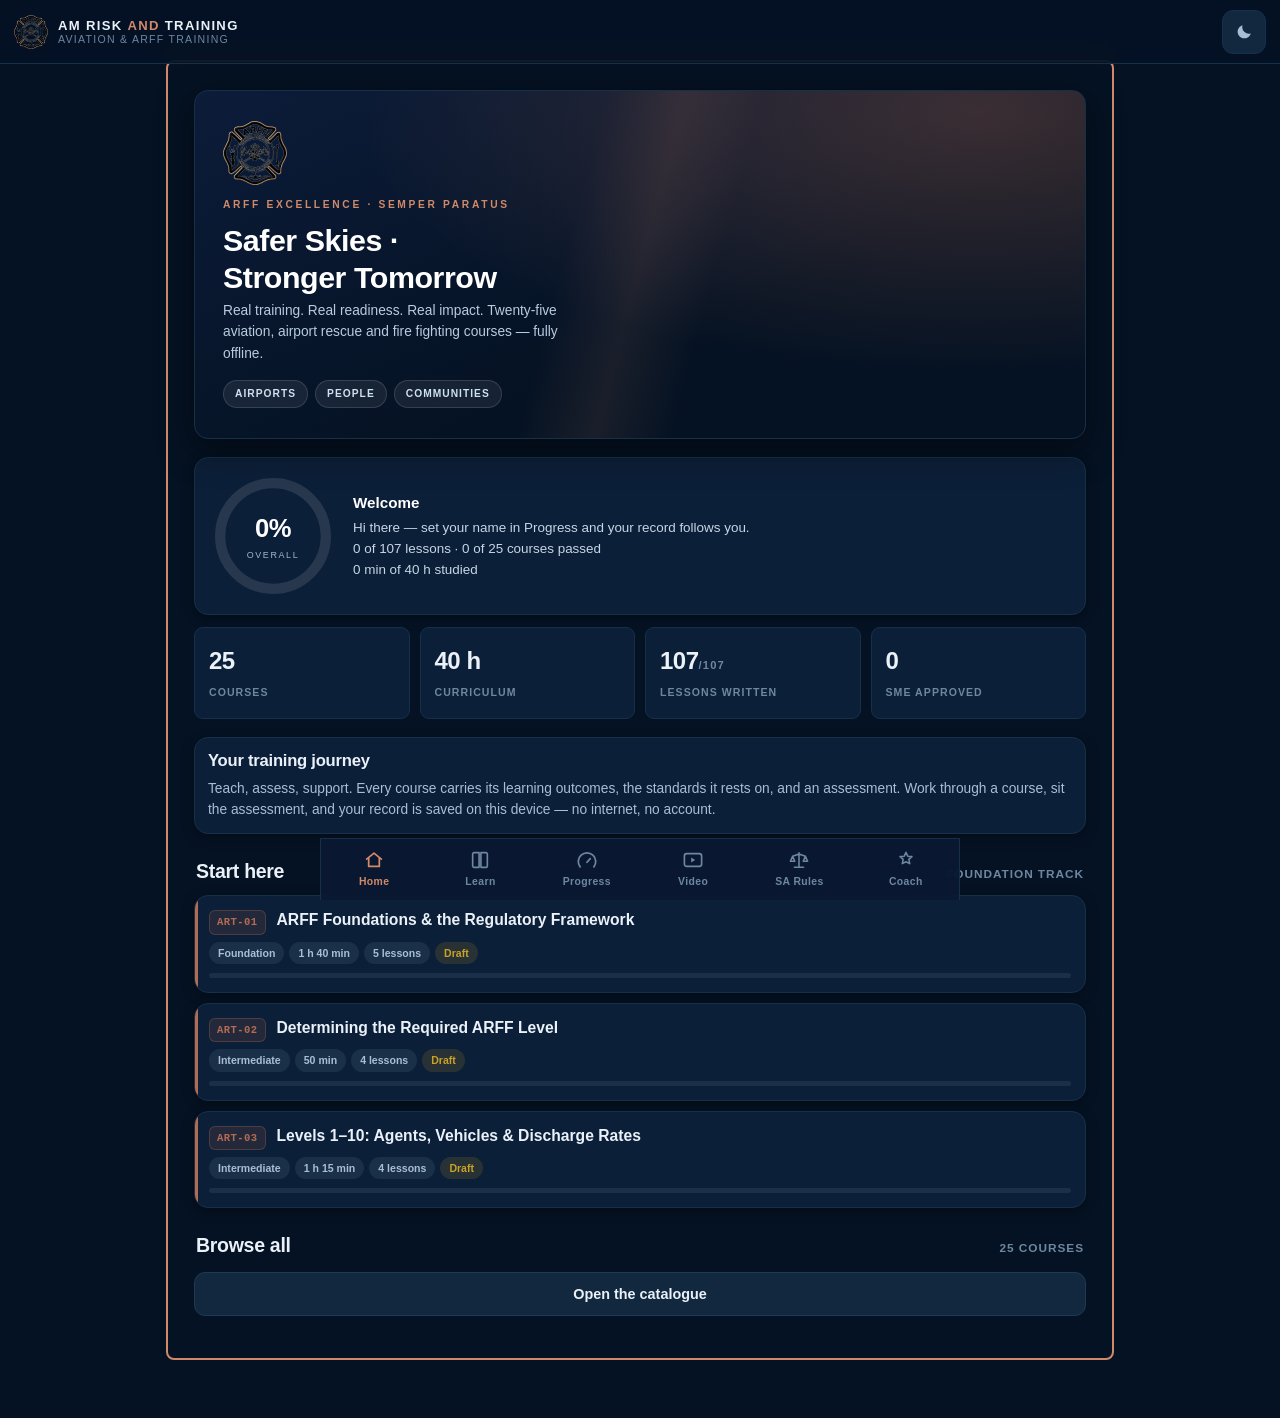
<file: index.html>
<!DOCTYPE html>
<html lang="en" data-theme="night">
<head>
<meta charset="utf-8">
<meta name="viewport" content="width=device-width, initial-scale=1, viewport-fit=cover">
<title>AM RISK AND TRAINING — Aviation &amp; ARFF Training</title>
<meta name="description" content="Offline aviation, airport rescue and fire fighting training. 25 courses, fully offline.">
<meta name="theme-color" content="#051223">
<link rel="manifest" href="manifest.webmanifest">
<link rel="icon" href="assets/icon.svg" type="image/svg+xml">
<link rel="apple-touch-icon" href="assets/icon-180.png">
<link rel="stylesheet" href="css/app.css?v=50">
</head>
<body>

<!-- ── Offline / persistence banner ─────────────────────────────────── -->
<div id="banner" class="banner" hidden></div>

<!-- ── App bar ──────────────────────────────────────────────────────── -->
<header class="appbar">
  <button class="appbar__back" id="navBack" hidden aria-label="Go back">
    <svg viewBox="0 0 24 24" aria-hidden="true"><path d="M15 5l-7 7 7 7" fill="none" stroke="currentColor" stroke-width="2" stroke-linecap="round" stroke-linejoin="round"/></svg>
  </button>

  <div class="appbar__brand">
    <img src="assets/logo.png" alt="" class="appbar__logo" width="34" height="34">
    <div class="appbar__titles">
      <strong>AM RISK <span>AND</span> TRAINING</strong>
      <small id="appbarSub">Aviation &amp; ARFF Training</small>
    </div>
  </div>

  <button class="appbar__theme" id="themeToggle" aria-label="Switch day / night theme" title="Day / night">
    <svg viewBox="0 0 24 24" aria-hidden="true" class="i-moon"><path d="M20 14.5A8.5 8.5 0 0 1 9.5 4a8.5 8.5 0 1 0 10.5 10.5z" fill="currentColor"/></svg>
    <svg viewBox="0 0 24 24" aria-hidden="true" class="i-sun"><circle cx="12" cy="12" r="4.2" fill="currentColor"/><g stroke="currentColor" stroke-width="2" stroke-linecap="round"><path d="M12 2.5v2M12 19.5v2M2.5 12h2M19.5 12h2M5.2 5.2l1.4 1.4M17.4 17.4l1.4 1.4M18.8 5.2l-1.4 1.4M6.6 17.4l-1.4 1.4"/></g></svg>
  </button>
</header>

<!-- ── Main region: every view renders here ─────────────────────────── -->
<main id="view" class="view" tabindex="-1"></main>

<!-- ── Bottom tab bar ───────────────────────────────────────────────── -->
<nav class="tabbar" aria-label="Main">
  <button class="tab is-active" data-tab="home">
    <svg viewBox="0 0 24 24" aria-hidden="true"><path d="M4 11l8-6.5 8 6.5" fill="none" stroke="currentColor" stroke-width="1.9" stroke-linecap="round" stroke-linejoin="round"/><path d="M6.2 10.2V19h11.6v-8.8" fill="none" stroke="currentColor" stroke-width="1.9" stroke-linecap="round" stroke-linejoin="round"/></svg>
    <span>Home</span>
  </button>
  <button class="tab" data-tab="learn">
    <svg viewBox="0 0 24 24" aria-hidden="true"><path d="M4 5.5A1.5 1.5 0 0 1 5.5 4H11v16H5.5A1.5 1.5 0 0 1 4 18.5z" fill="none" stroke="currentColor" stroke-width="1.8" stroke-linejoin="round"/><path d="M20 5.5A1.5 1.5 0 0 0 18.5 4H13v16h5.5a1.5 1.5 0 0 0 1.5-1.5z" fill="none" stroke="currentColor" stroke-width="1.8" stroke-linejoin="round"/></svg>
    <span>Learn</span>
  </button>
  <button class="tab" data-tab="progress">
    <svg viewBox="0 0 24 24" aria-hidden="true"><path d="M4.5 19.5a9.5 9.5 0 1 1 15 0" fill="none" stroke="currentColor" stroke-width="1.9" stroke-linecap="round"/><path d="M12 14.5l3.5-4" fill="none" stroke="currentColor" stroke-width="1.9" stroke-linecap="round"/></svg>
    <span>Progress</span>
  </button>
  <button class="tab" data-tab="videos">
    <svg viewBox="0 0 24 24" aria-hidden="true"><rect x="2.6" y="5" width="18.8" height="14" rx="2.6" fill="none" stroke="currentColor" stroke-width="1.8"/><path d="M10 9.4v5.2l4.4-2.6z" fill="currentColor"/></svg>
    <span>Video</span>
  </button>
  <button class="tab" data-tab="standards">
    <svg viewBox="0 0 24 24" aria-hidden="true"><path d="M12 4v16M7 20h10M12 5.5 5 8m7-2.5L19 8M5 8 2.6 13.4h4.8L5 8Zm14 0-2.4 5.4h4.8L19 8Z" fill="none" stroke="currentColor" stroke-width="1.7" stroke-linecap="round" stroke-linejoin="round"/></svg>
    <span>SA Rules</span>
  </button>
  <button class="tab" data-tab="coach">
    <svg viewBox="0 0 24 24" aria-hidden="true"><path d="M12 3.5l1.9 4.3 4.6.5-3.4 3.1.95 4.6L12 13.9l-4.05 2.1.95-4.6L5.5 8.3l4.6-.5z" fill="none" stroke="currentColor" stroke-width="1.7" stroke-linejoin="round"/></svg>
    <span>Coach</span>
  </button>
</nav>

<!-- Classic scripts, loaded in dependency order and sharing one global scope.
     Deliberately NOT ES modules: modules are blocked by CORS over file://, and
     this platform must run from a bare double-click as well as from a server.
     The ?v=3 on each is the cache-buster — bump it (in all four tags and the
     stylesheet) whenever you ship changed assets, or returning learners keep
     running the old build. -->
<script src="js/curriculum.js?v=50"></script>
<script src="js/lessons.js?v=50"></script>
<script src="js/store.js?v=50"></script>
<script src="js/diagrams.js?v=50"></script>
<script src="js/photos.js?v=50"></script>
<script src="js/videos.js?v=50"></script>
<script src="js/standards.js?v=50"></script>
<script src="js/app.js?v=50"></script>
</body>
</html>
</file>
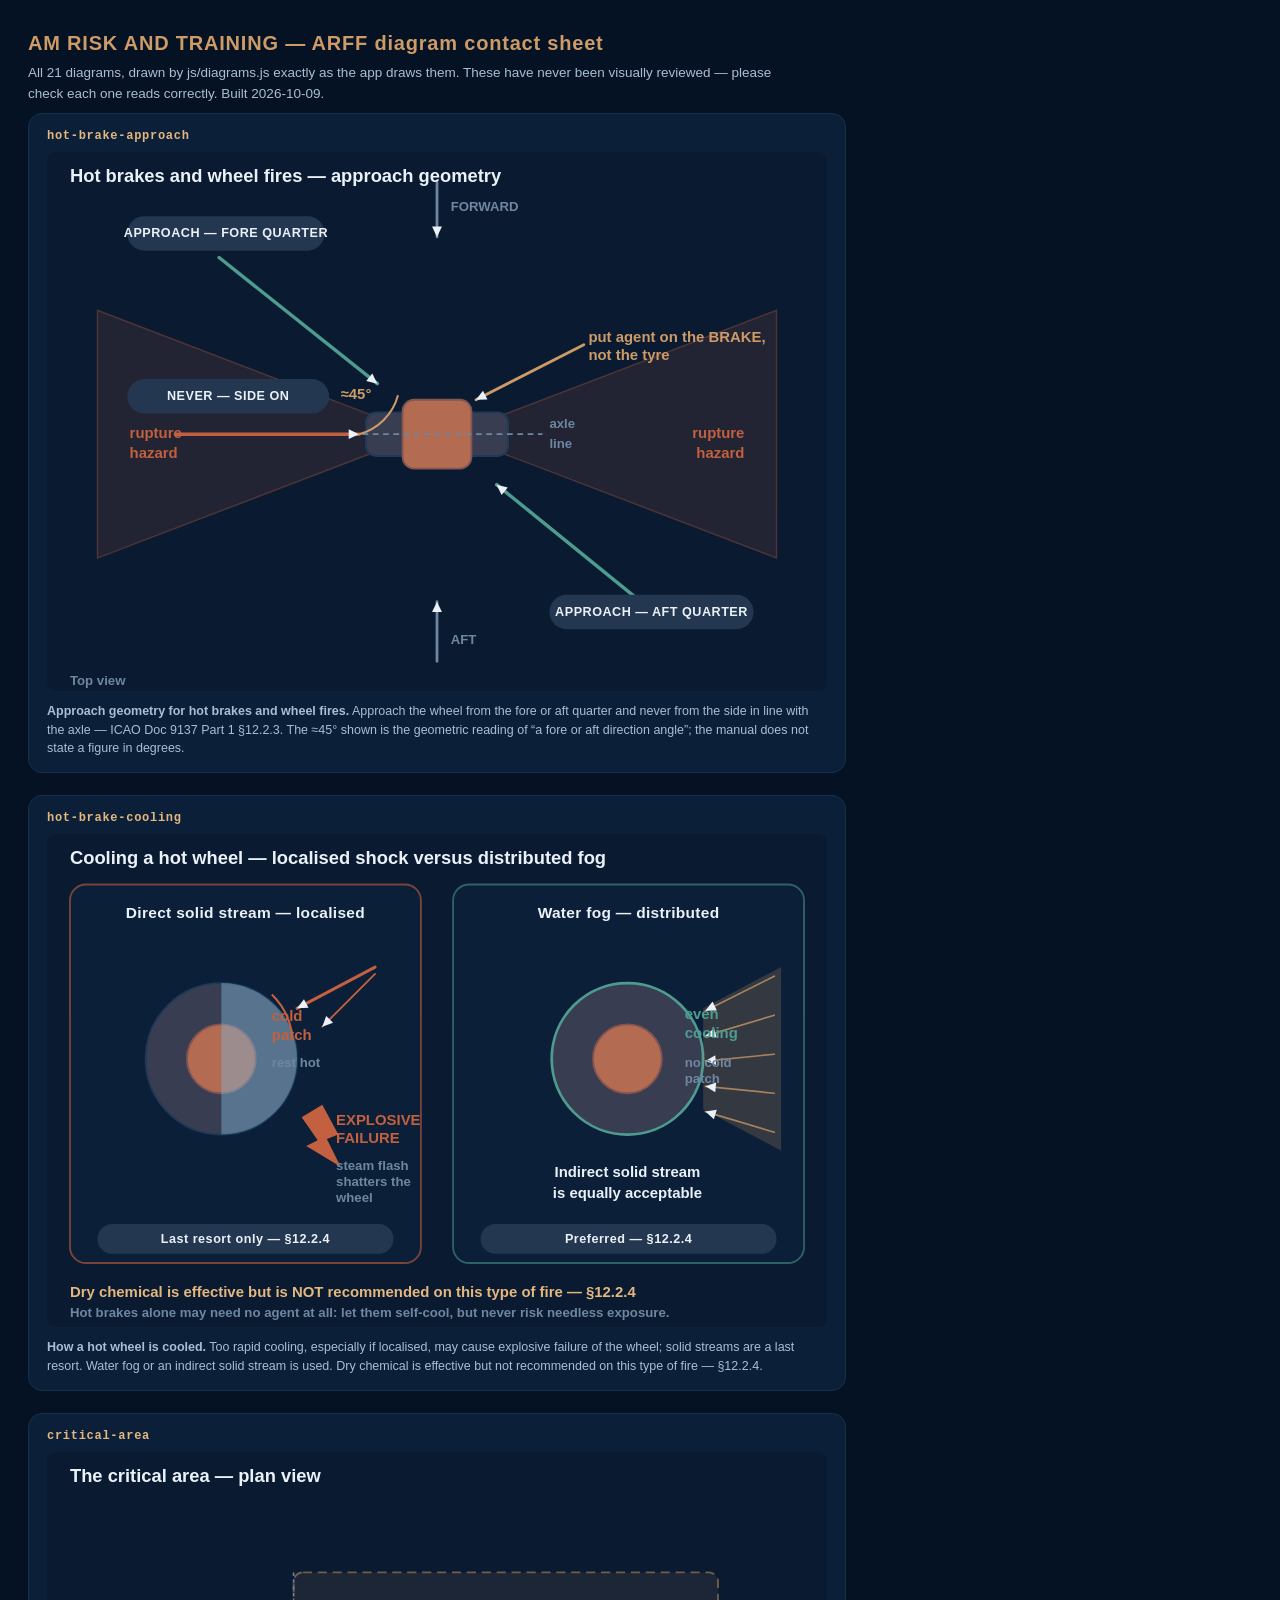
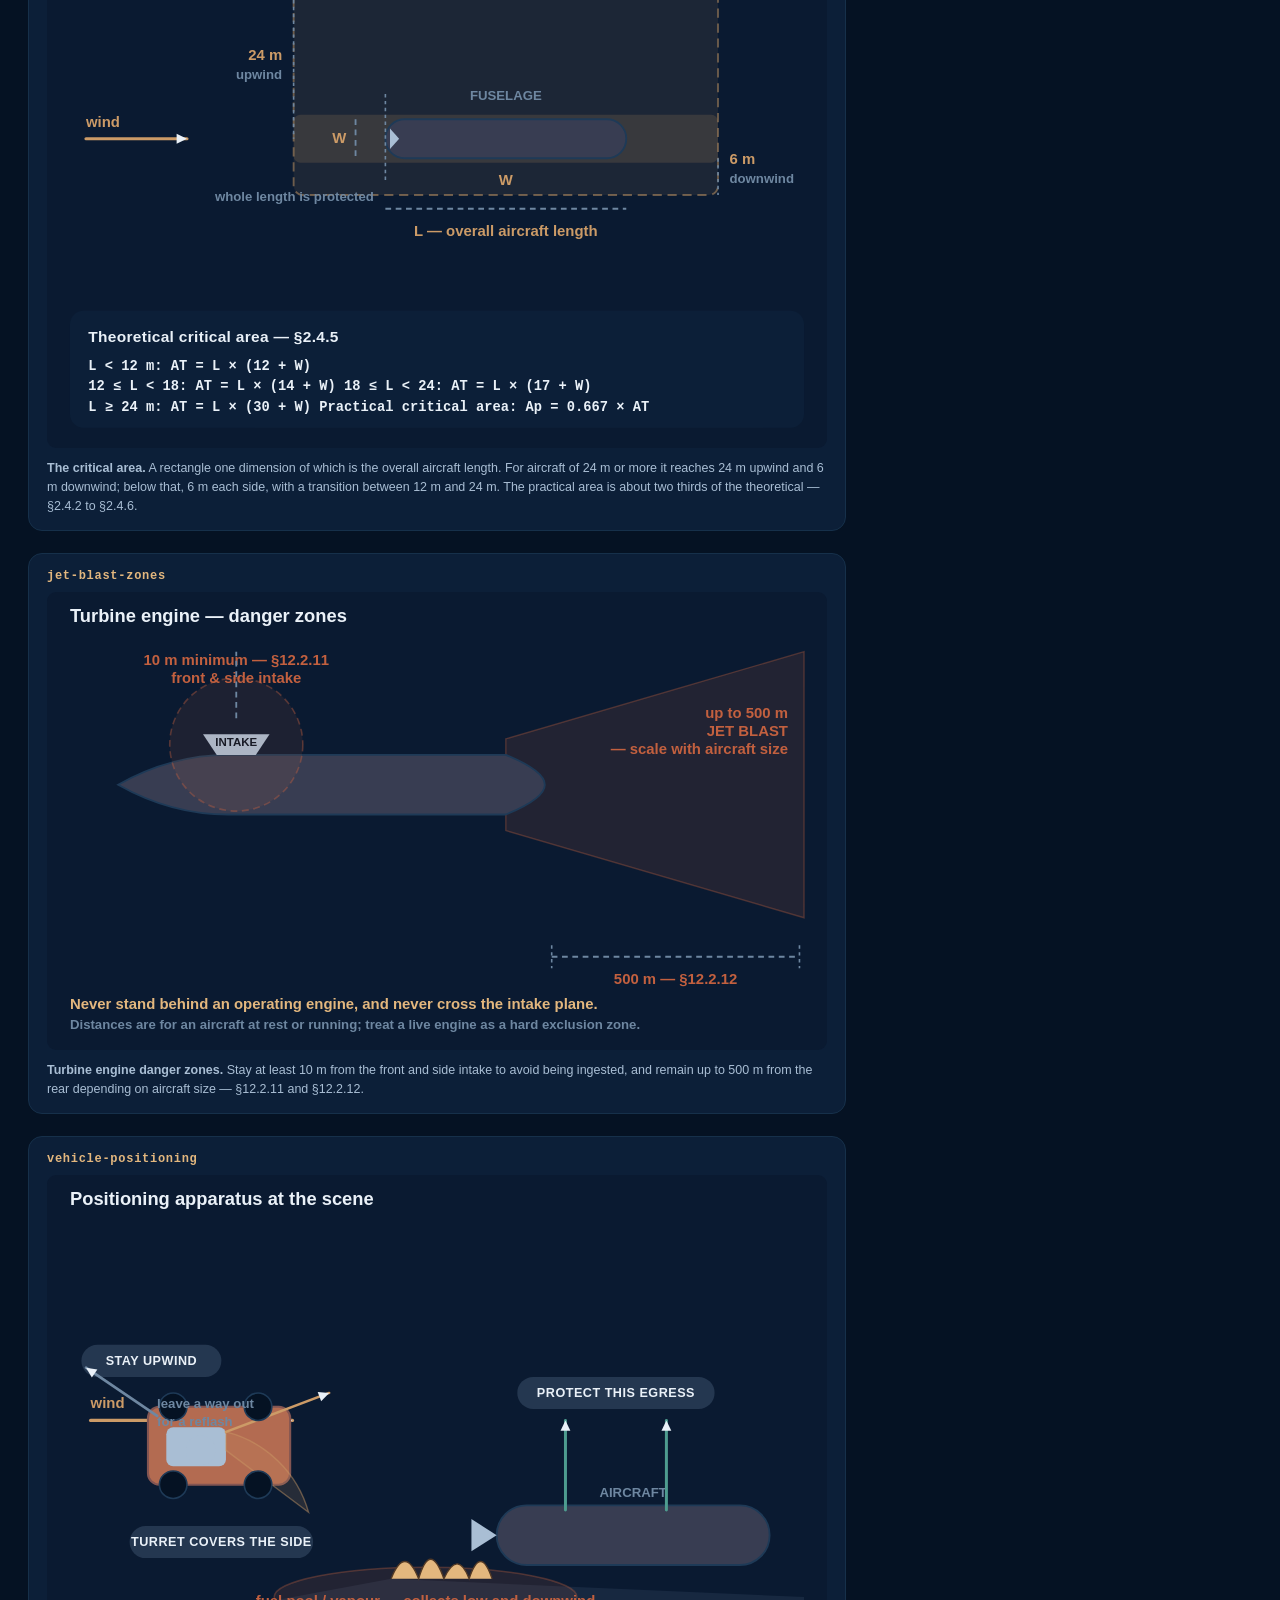
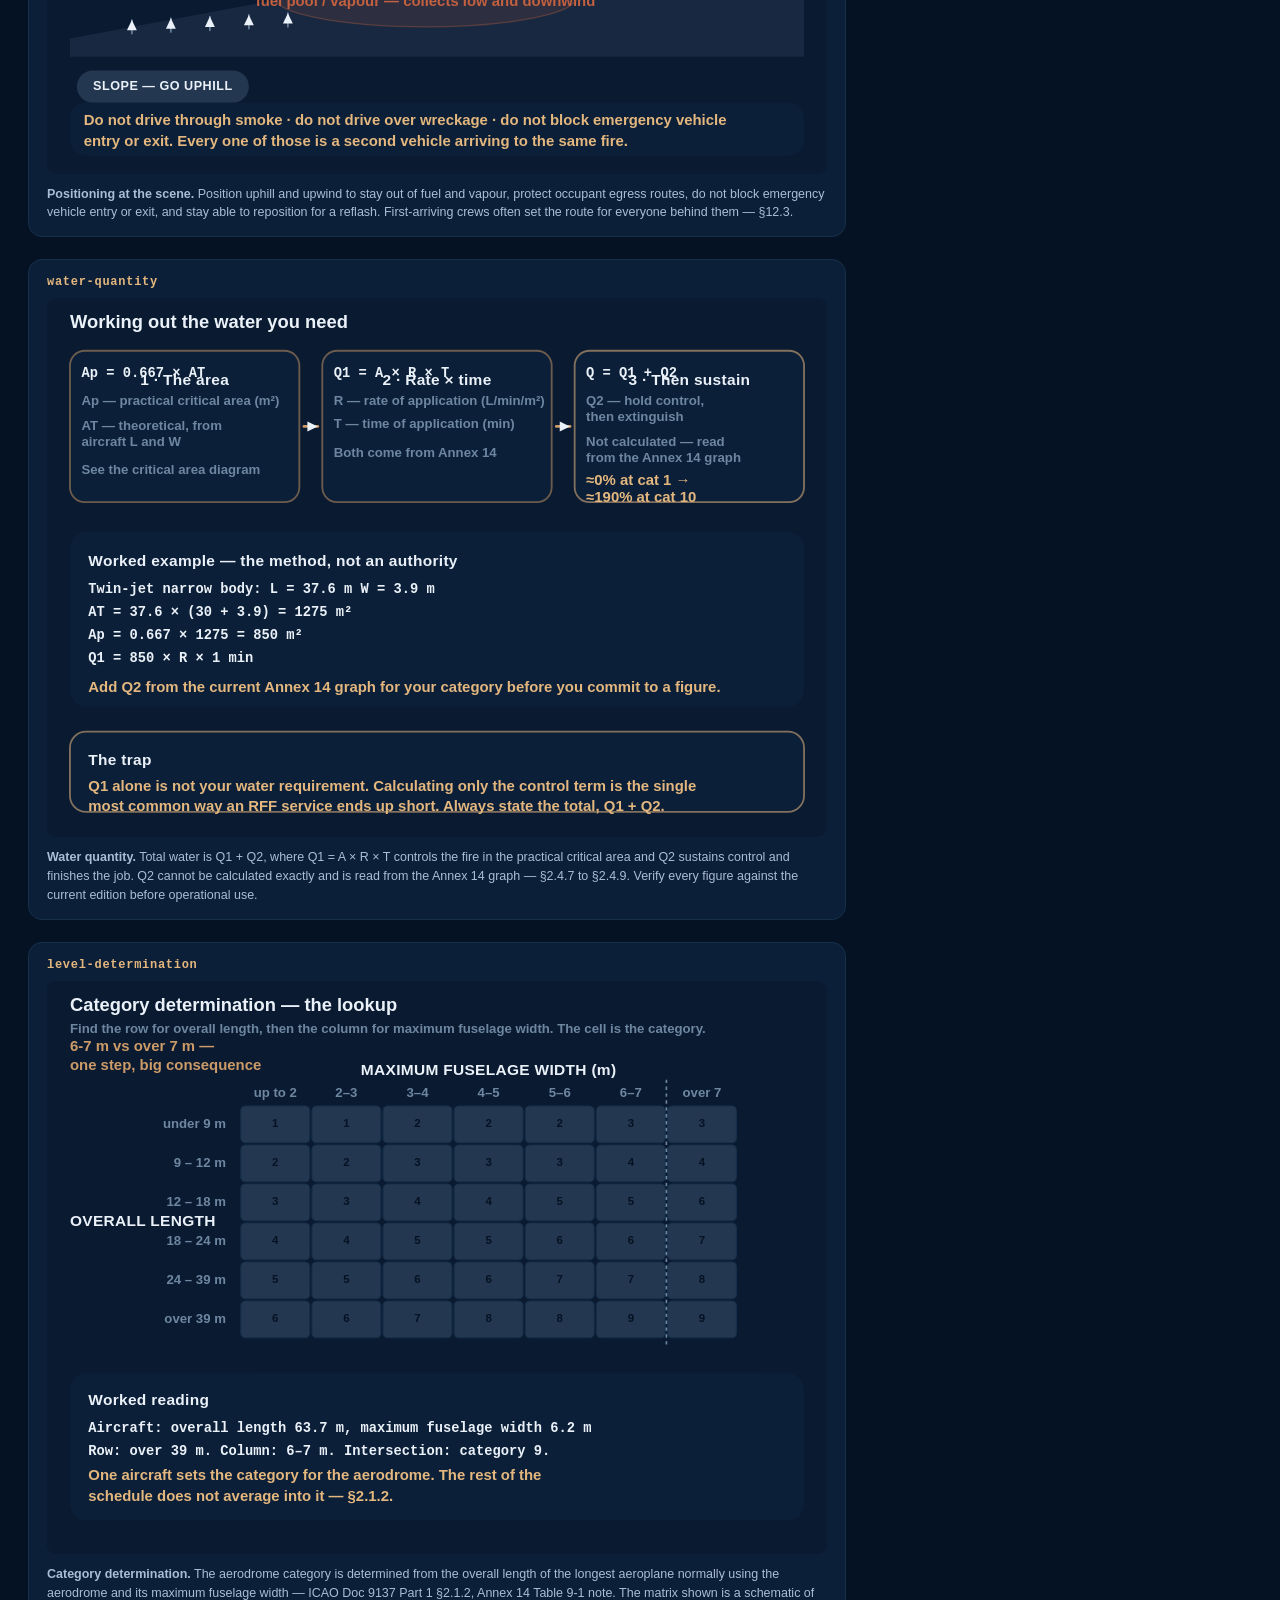
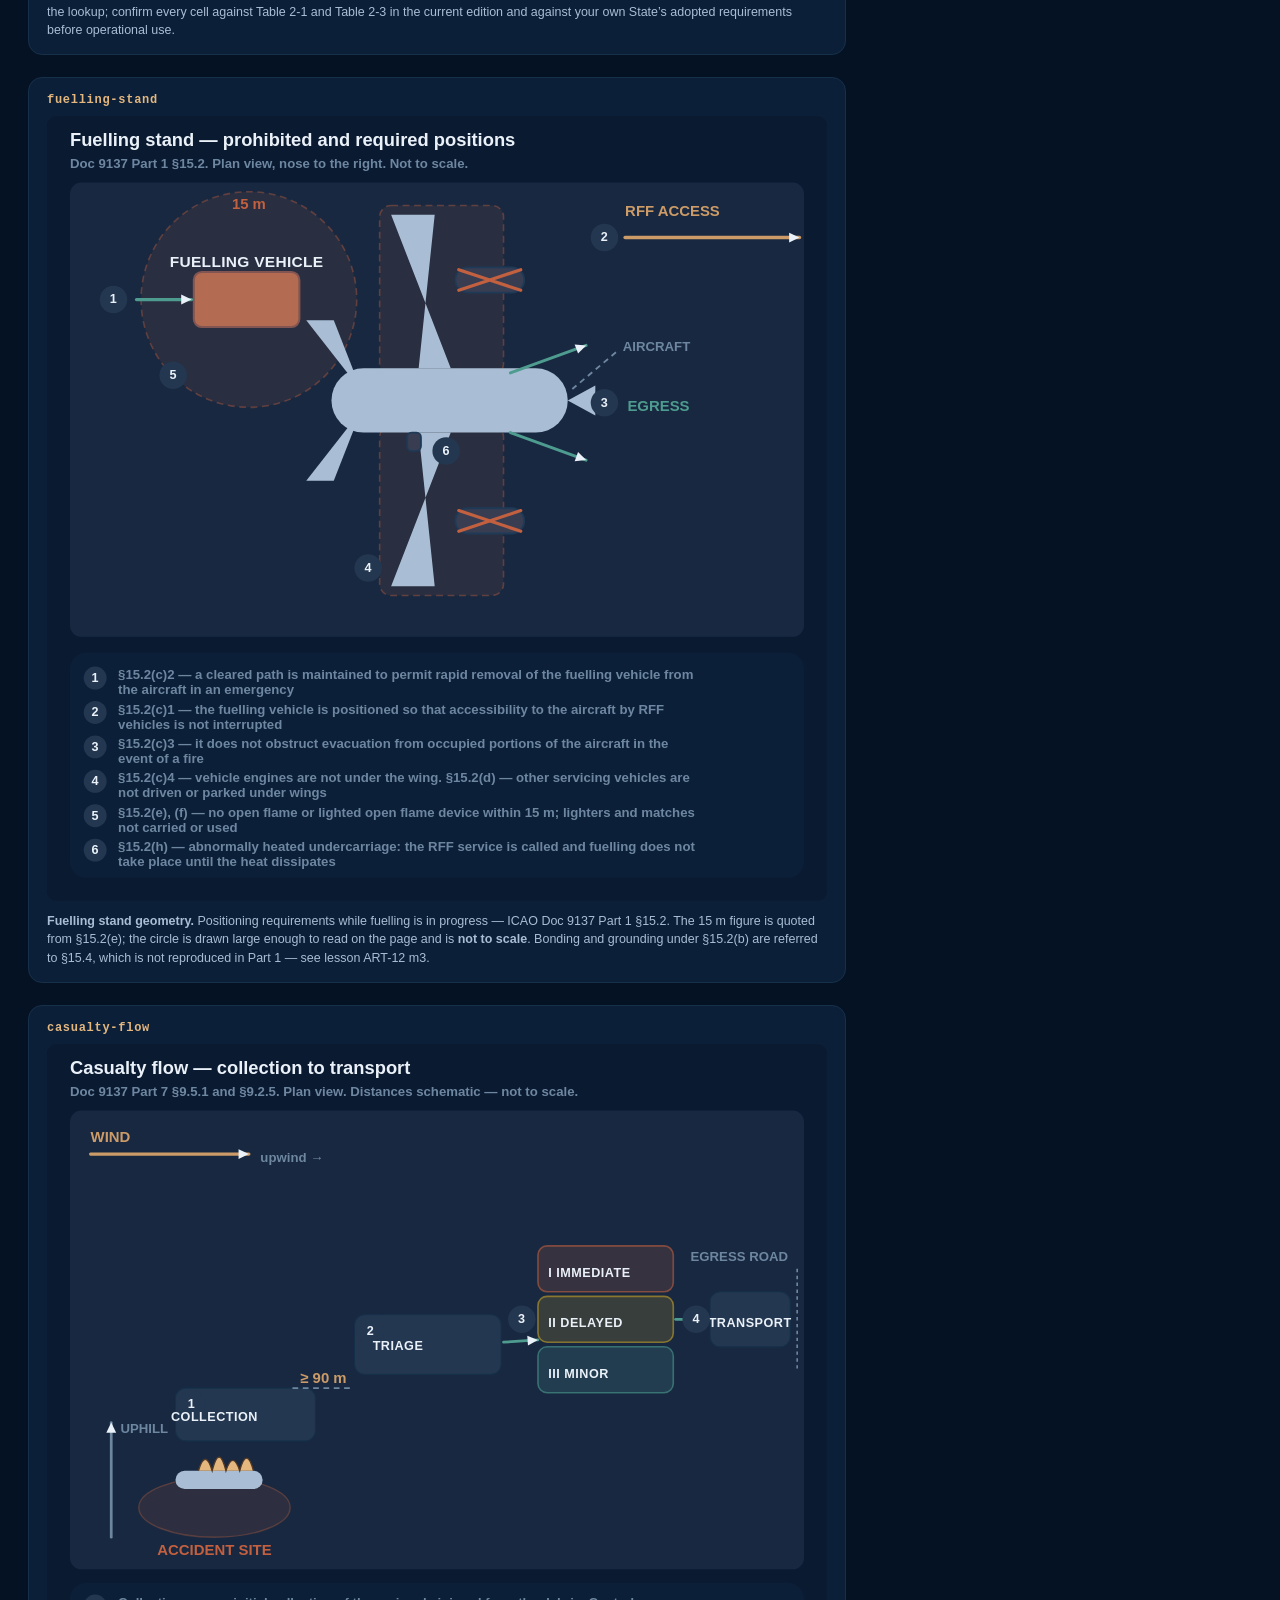
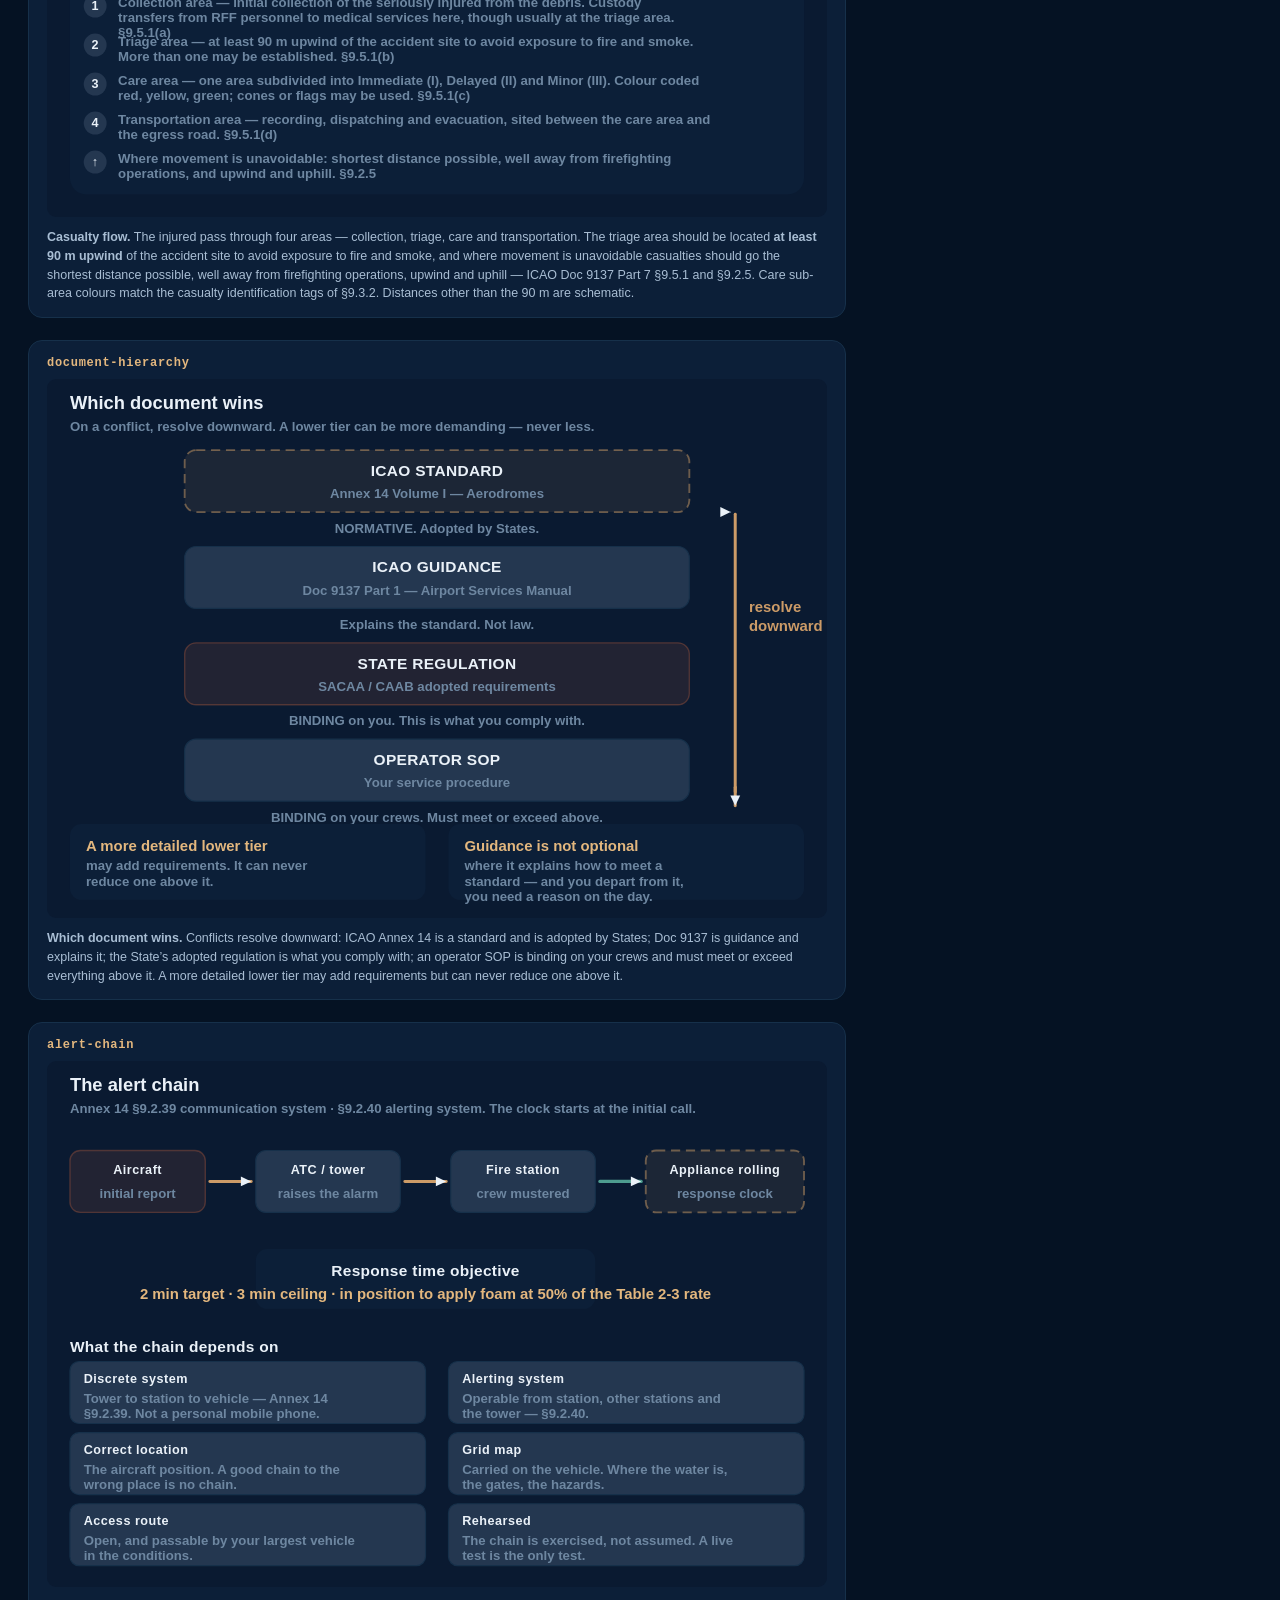
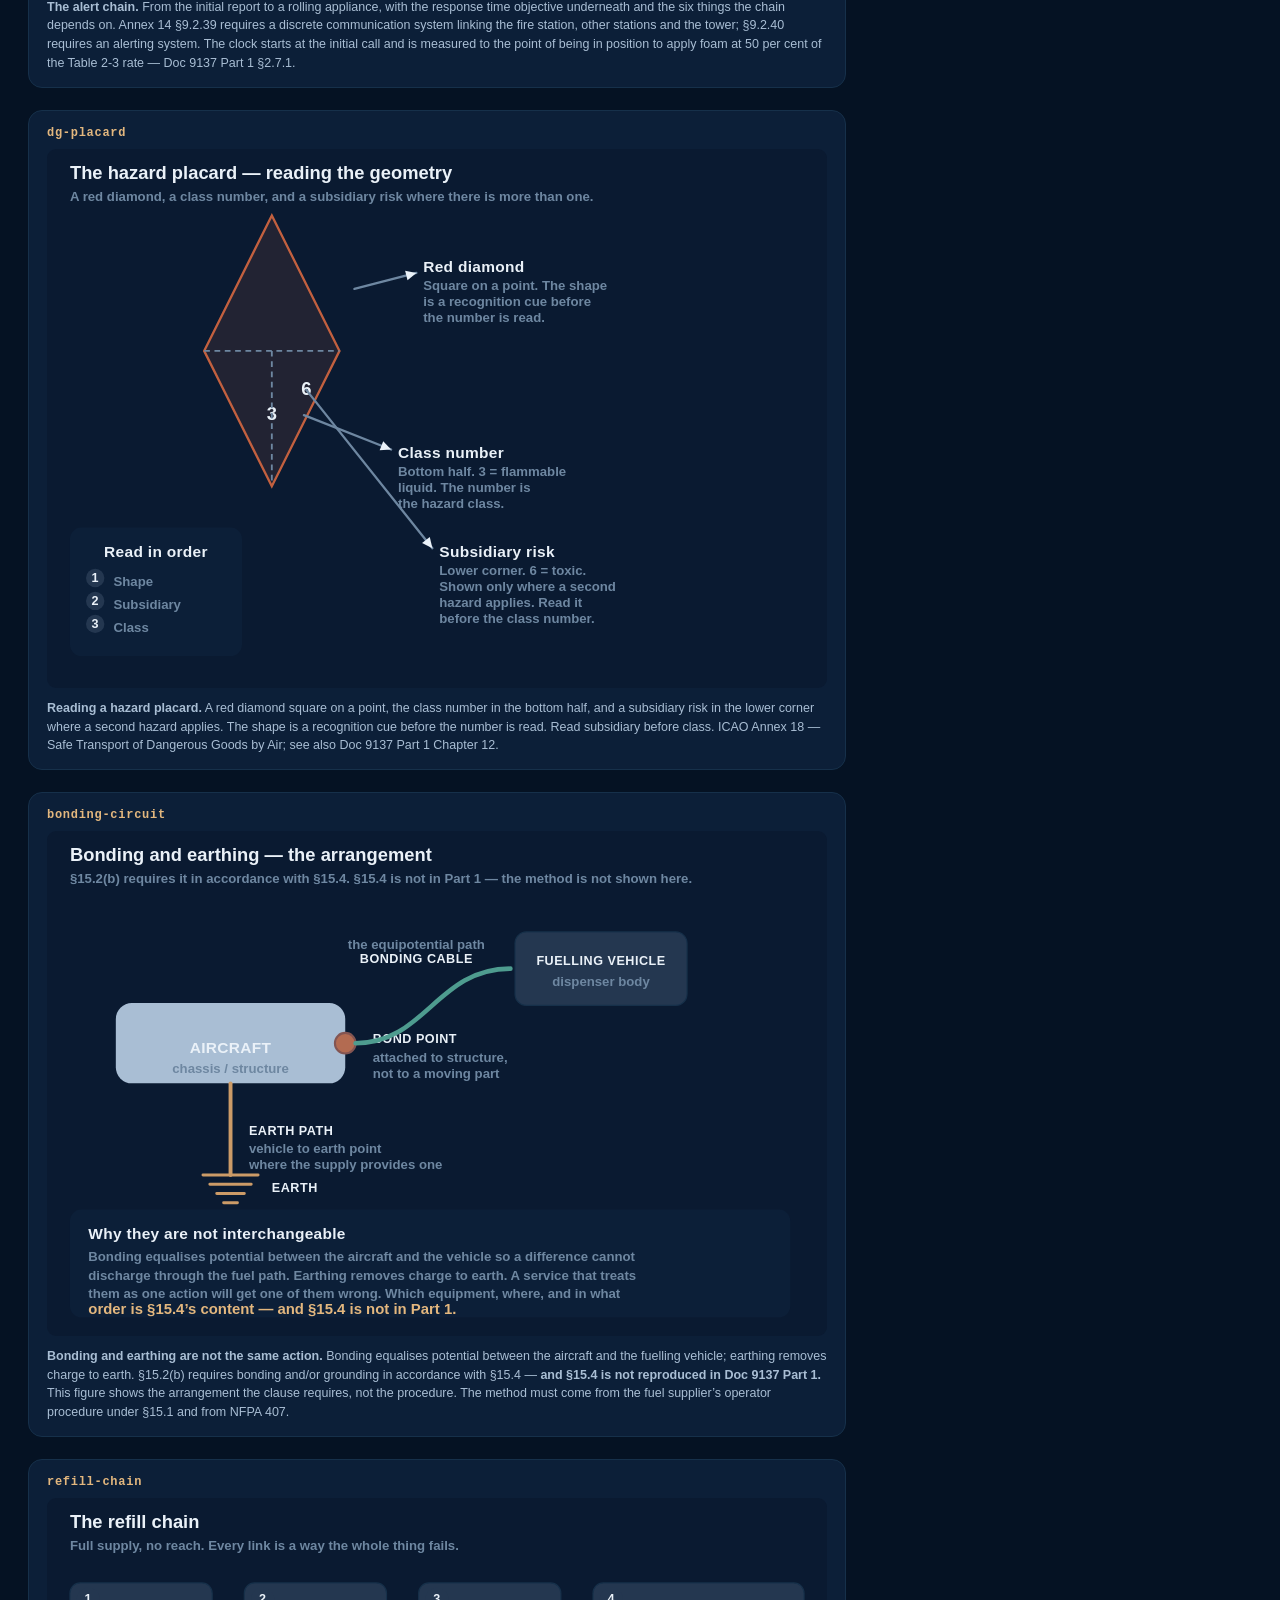
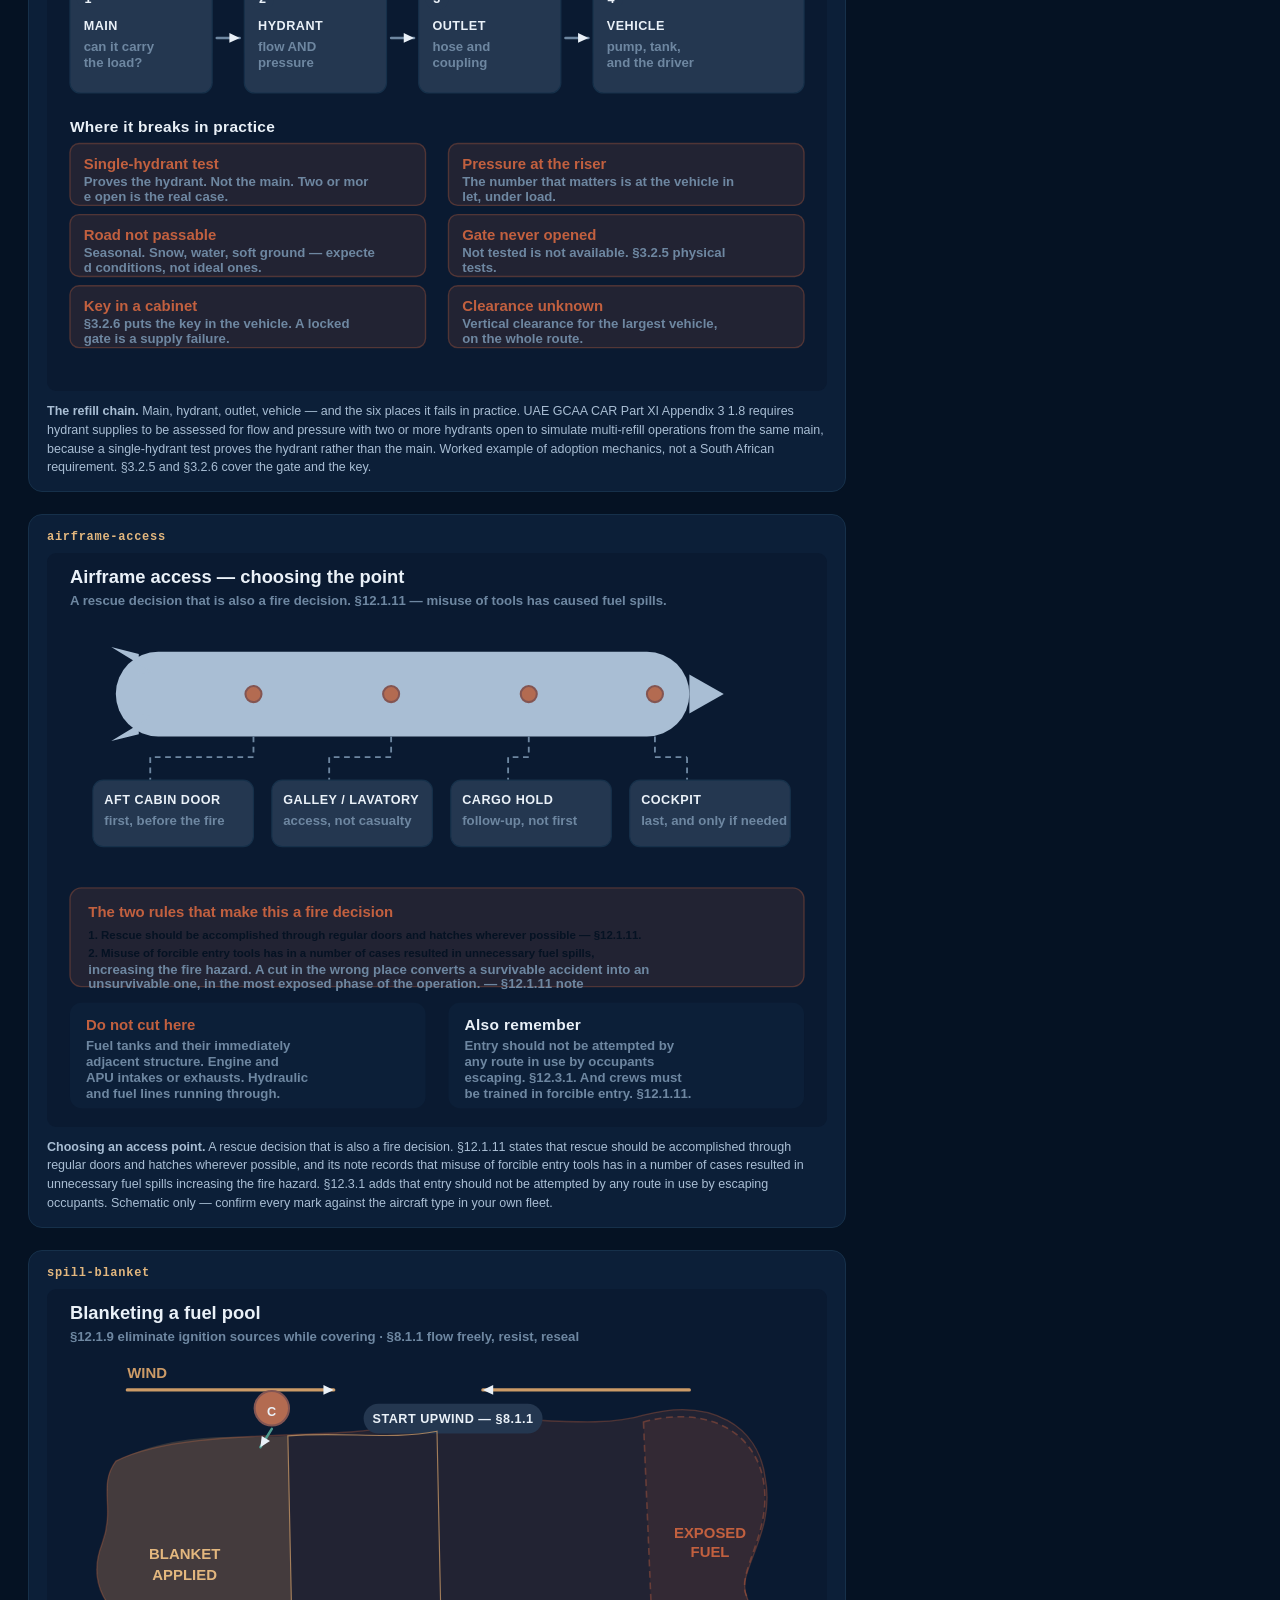
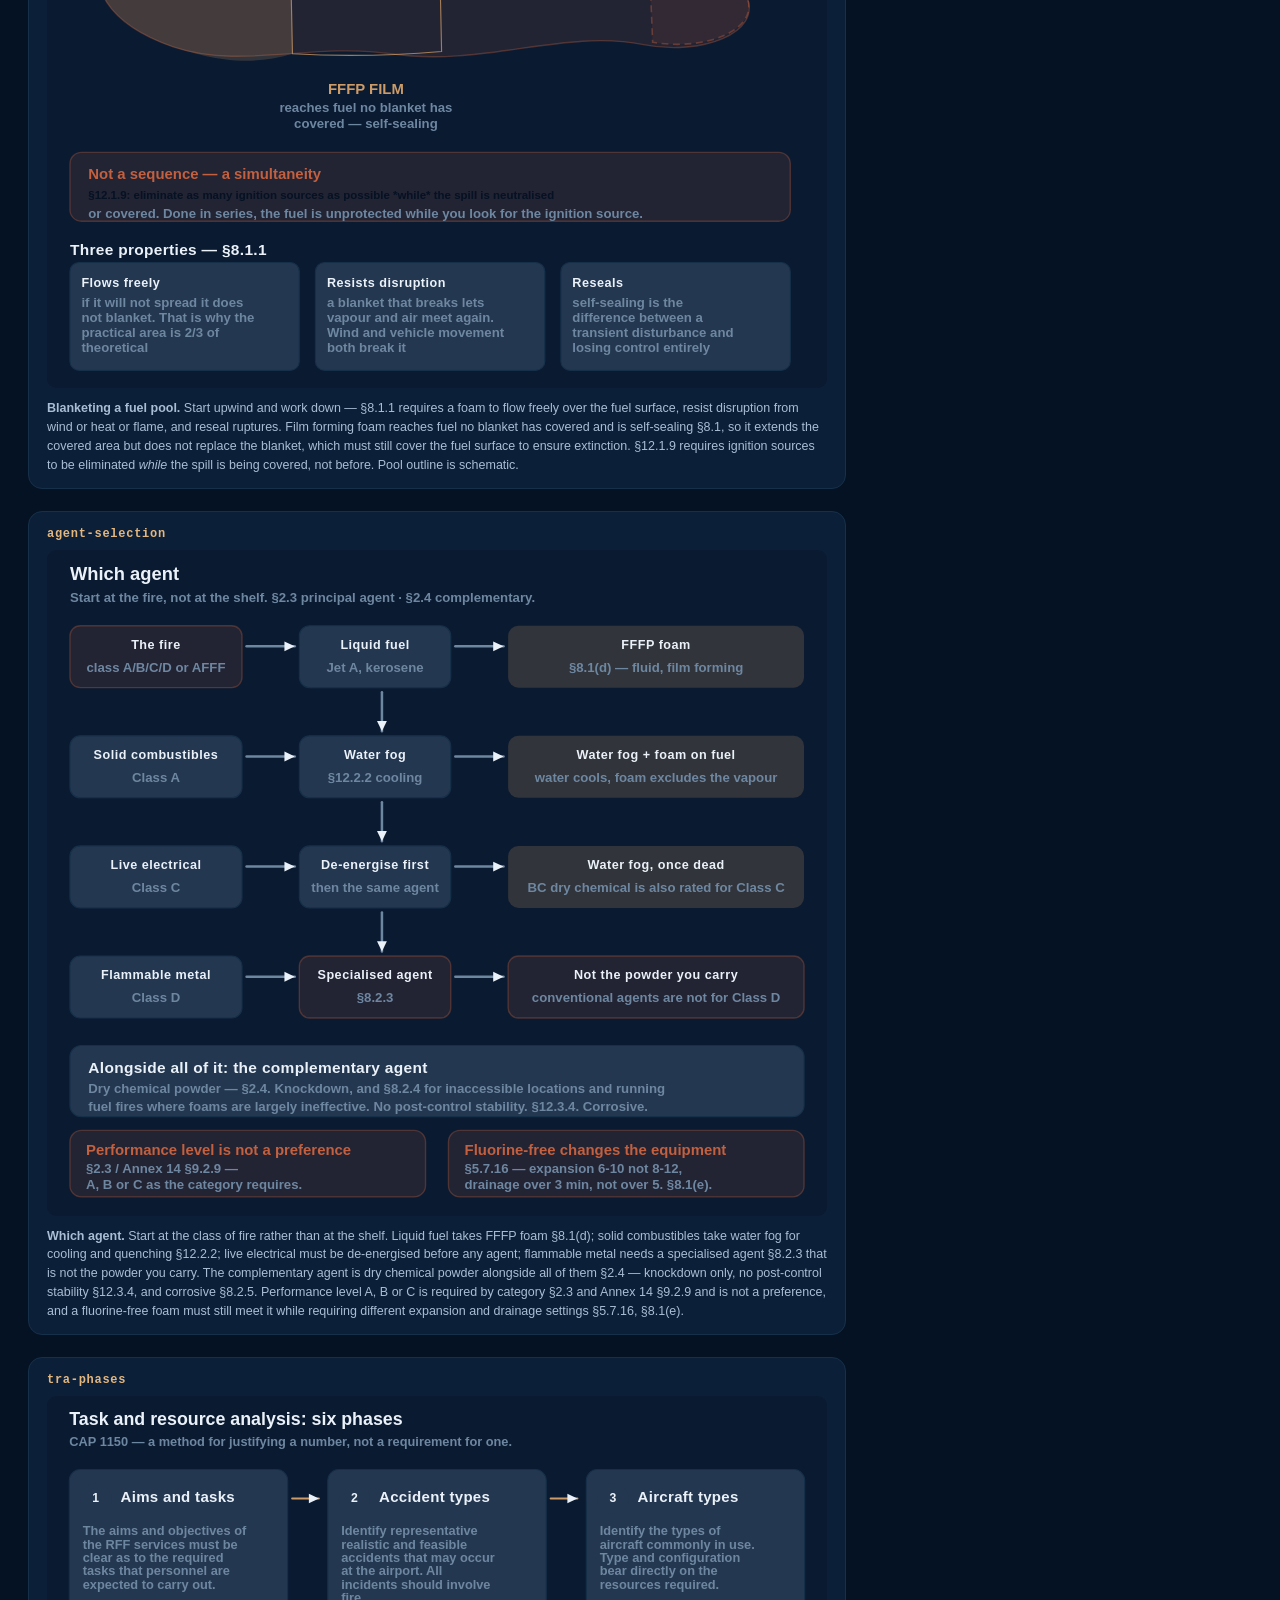
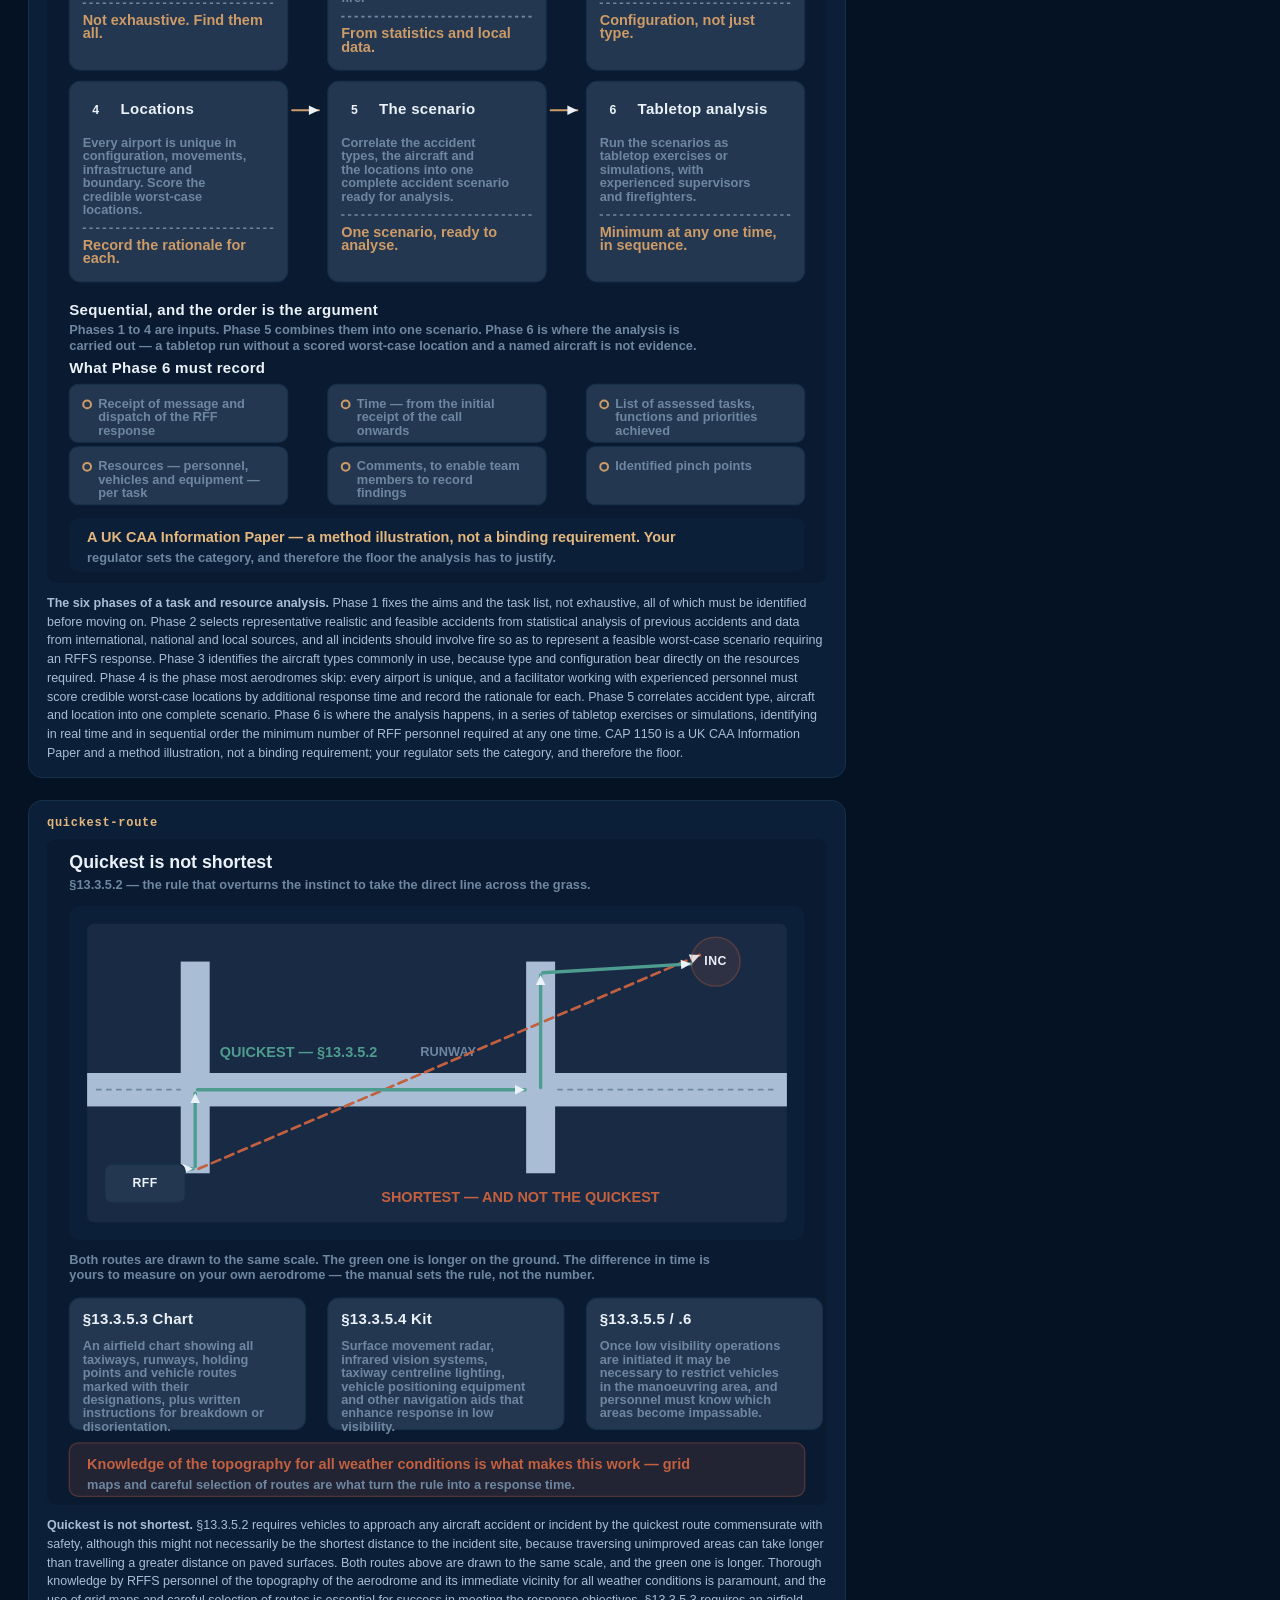
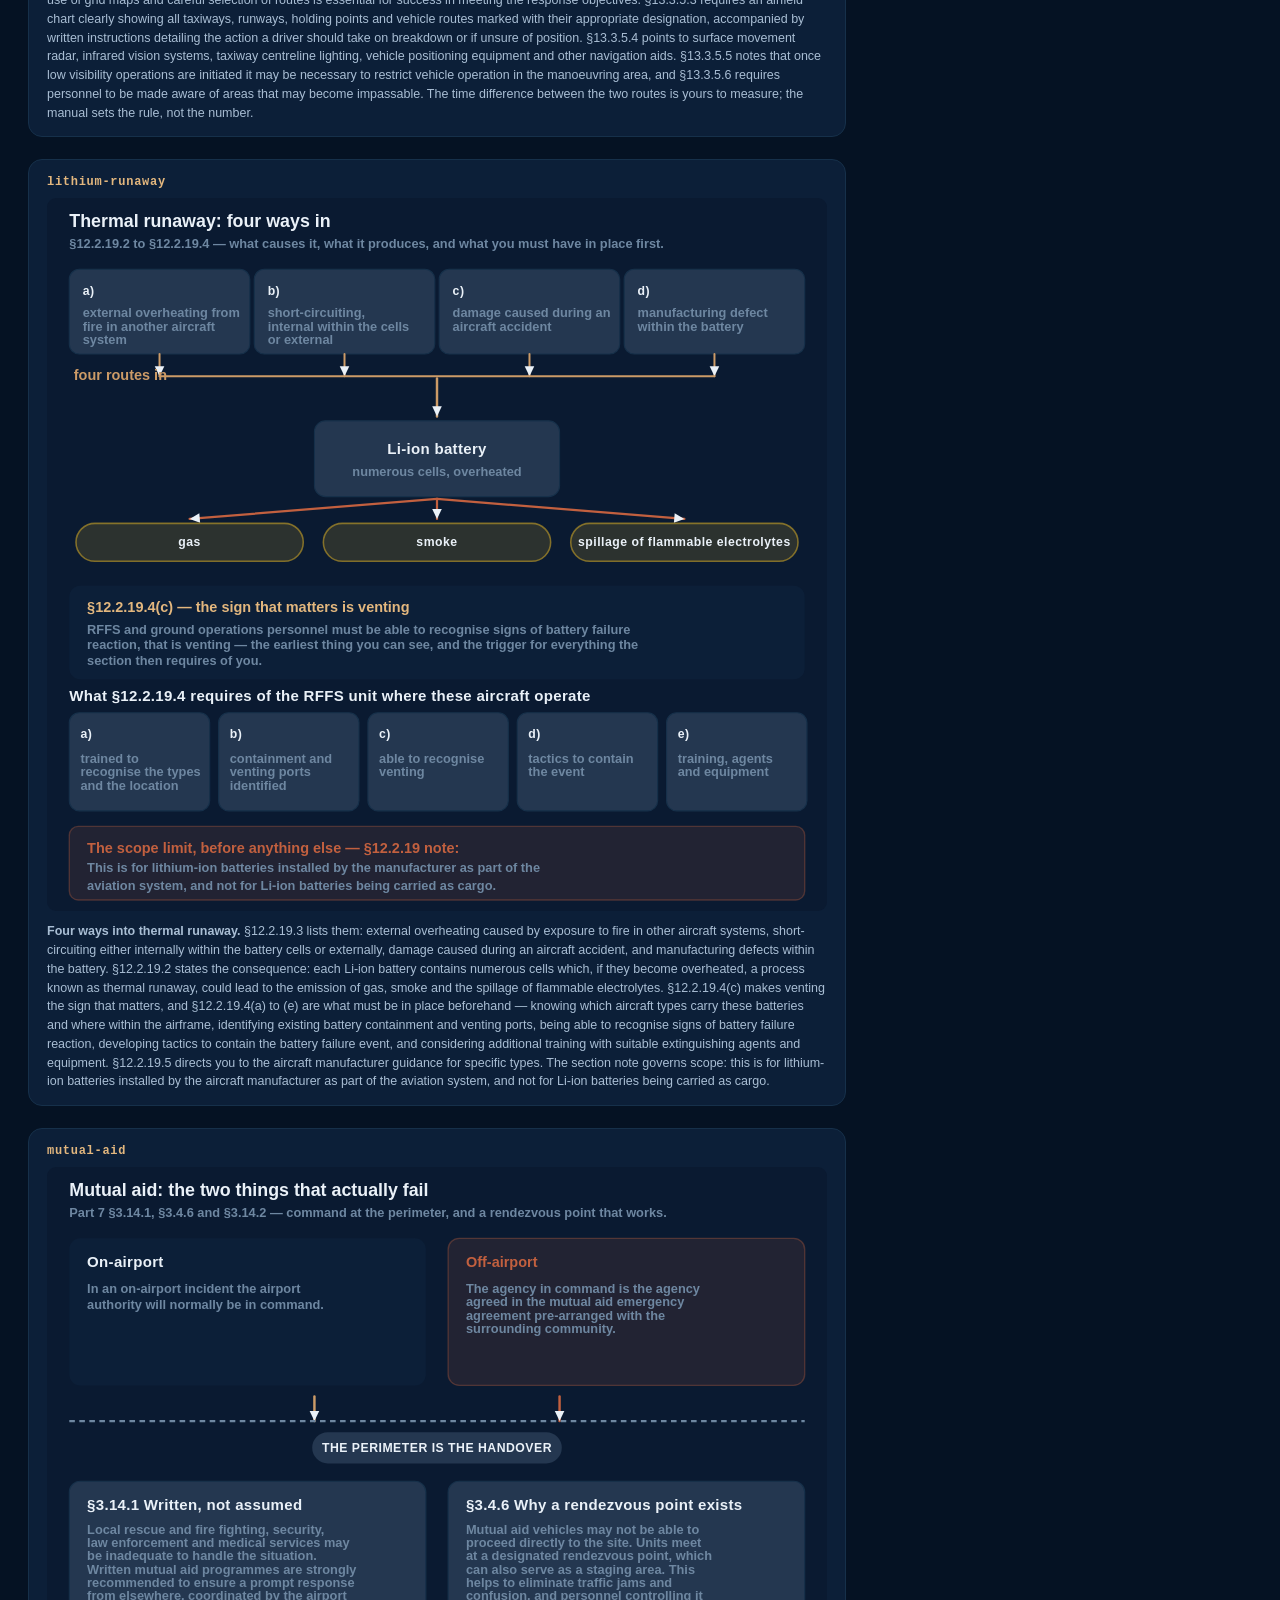
<file: deploy/diagram-sheet.html>
<!doctype html><meta charset="utf-8">
<title>AM RISK AND TRAINING — ARFF diagram contact sheet</title>
<style>
:root{--midnight:#051223;--navy:#0C1C39;--navy-lift:#0C264E;--slate:#243750;--slate-lift:#383D52;--copper:#B36B51;--copper-deep:#835552;--gold:#B58554;--gold-lift:#CC9B67;--gold-bright:#E3B77E;--gold-deep:#523925;--warn:#C9A227;--pass:#4E9C8F;--fail:#C2603F;--surface:#0C1F38;--line:#1E3A57;--line-soft:#16304A;--text:#EAF1F8;--text-2:#A9BED4;--text-3:#6E87A1;--mono:ui-monospace,"SF Mono",Menlo,monospace}
body{background:#051223;color:#EAF1F8;font:15px/1.55 -apple-system,BlinkMacSystemFont,"Segoe UI",Roboto,sans-serif;margin:0;padding:28px}
h1{font-size:20px;letter-spacing:.04em;color:#CC9B67;margin:0 0 4px}
p.lede{color:#A9BED4;margin:0 0 8px;font-size:13.5px;max-width:760px}
section{background:#0C1F38;border:1px solid #16304A;border-radius:14px;padding:16px 18px 12px;margin:0 0 22px;max-width:780px}
h2{font:600 12px/1 ui-monospace,Menlo,monospace;color:#E3B77E;margin:0 0 10px;letter-spacing:.06em}
svg{width:100%;height:auto;display:block;background:#0A1A31;border-radius:9px}
p.cap{color:#A9BED4;font-size:12.5px;margin:11px 0 2px;line-height:1.5}
.dg-s   { stroke: var(--line); fill: none; }
.dg-tyre   { fill: var(--slate-lift); stroke: var(--line); stroke-width: 1.6; }
.dg-solid  { fill: var(--text-2); stroke: none; }
.dg-wheel  { fill: var(--midnight); stroke: var(--line); stroke-width: 1.4; }
.dg-brake  { fill: var(--copper); stroke: var(--copper-deep); stroke-width: 1.6; }
.dg-panel { fill: var(--surface); stroke: none; }
.dg-chip   { fill: var(--slate); stroke: none; }
/* Triage priority tags. Doc 9137 Part 7 §9.3.2 fixes these colours and the
   §9.5.1 care sub-areas use the same three, so they are tokens rather than
   inline fills and re-theme with everything else. */
.dg-tag-red    { fill: var(--fail); fill-opacity: .18; stroke: var(--fail); stroke-opacity: .6; stroke-width: 1.4; }
.dg-tag-yellow { fill: var(--warn); fill-opacity: .18; stroke: var(--warn); stroke-opacity: .6; stroke-width: 1.4; }
.dg-tag-green  { fill: var(--pass); fill-opacity: .18; stroke: var(--pass); stroke-opacity: .6; stroke-width: 1.4; }
.dg-cell   { fill: var(--slate); stroke: var(--line-soft); stroke-width: 1; }

/* Text */
.dg-t {
  font-family: var(--font); font-size: 13px; font-weight: 600;
  fill: var(--text); dominant-baseline: middle;
}
.dg-t--title { font-size: 16px; font-weight: 700; fill: var(--text); }
.dg-t--head  { font-size: 13.5px; font-weight: 700; fill: var(--text); letter-spacing: .02em; }
.dg-t--chip  { font-size: 11px; font-weight: 700; fill: var(--text); letter-spacing: .04em; }
.dg-t--dim   { font-size: 11.5px; font-weight: 600; fill: var(--text-3); }
.dg-t--mono  { font-family: var(--mono); font-size: 12px; fill: var(--text); }
.dg-t--accent{ fill: var(--gold-lift); }
.dg-t--good  { fill: var(--pass); }
.dg-t--bad   { fill: var(--fail); }
.dg-t--danger{ fill: var(--fail); font-weight: 700; }
.dg-t--warn  { fill: var(--gold-bright); font-weight: 600; }
.dg-t--ink   { fill: var(--midnight); font-size: 10px; font-weight: 700; }

/* Lines, arrows, arcs */
.dg-dim      { stroke: var(--text-3); fill: none; stroke-linecap: round; }
.dg-dimline  { stroke: var(--text-3); stroke-width: 1.4; stroke-dasharray: 3 3; }
.dg-axis     { stroke: var(--text-3); stroke-dasharray: 5 4; fill: none; }
.dg-accent   { stroke: var(--gold-lift); fill: none; stroke-linecap: round; }
.dg-good     { stroke: var(--pass); fill: none; stroke-linecap: round; }
.dg-bad      { stroke: var(--fail); fill: none; stroke-linecap: round; }
.dg-arc      { stroke: var(--gold-lift); stroke-width: 1.8; fill: none; }
.dg-arc--danger { stroke: var(--fail); }
.dg-head     { fill: currentColor; stroke: none; }
.dg-good + .dg-head, .dg-bad + .dg-head, .dg-accent + .dg-head, .dg-dim + .dg-head { fill: currentColor; }

/* Hazard and data regions */
.dg-hazard  { fill: var(--fail); fill-opacity: .13; stroke: var(--fail); stroke-opacity: .34; stroke-width: 1.2; }
.dg-keepout { fill: var(--fail); fill-opacity: .1; stroke: var(--fail); stroke-opacity: .4; stroke-width: 1.4; stroke-dasharray: 6 4; }
.dg-fog     { fill: var(--gold-lift); fill-opacity: .2; stroke: none; }
.dg-fogline { stroke: var(--gold-lift); stroke-opacity: .75; fill: none; stroke-linecap: round; }
.dg-flame   { fill: var(--gold-bright); stroke: var(--gold-deep); stroke-width: 1.2; }
.dg-theory  { fill: var(--gold-lift); fill-opacity: .09; stroke: var(--gold-lift); stroke-opacity: .5; stroke-width: 1.6; stroke-dasharray: 8 5; }
.dg-practical { fill: var(--gold-lift); fill-opacity: .16; stroke: none; }
.dg-cold    { fill: #7FB3D5; fill-opacity: .45; stroke: none; }
.dg-cool    { fill: none; stroke: var(--pass); stroke-width: 2.4; }
.dg-burst   { fill: var(--fail); stroke: none; }
.dg-ground  { fill: var(--slate); fill-opacity: .5; stroke: none; }
.dg-vehicle { fill: var(--copper); stroke: var(--copper-deep); stroke-width: 1.8; }
.dg-turret  { fill: var(--gold-lift); fill-opacity: .14; stroke: var(--gold-lift); stroke-opacity: .45; stroke-width: 1.2; }

/* Panel edges pick up the severity of what the panel is about */
.dg-panel__edge { fill: none; stroke-width: 1.6; }
.dg-panel__edge--accent { stroke: var(--gold-lift); stroke-opacity: .5; }
.dg-panel__edge--ok     { stroke: var(--pass); stroke-opacity: .55; }
.dg-panel__edge--danger { stroke: var(--fail); stroke-opacity: .6; }
.dg-panel__edge--warn   { stroke: var(--gold-bright); stroke-opacity: .55; }

</style>
<h1>AM RISK AND TRAINING &mdash; ARFF diagram contact sheet</h1>
<p class="lede">All 21 diagrams, drawn by js/diagrams.js exactly as the app draws them. These have never been visually reviewed &mdash; please check each one reads correctly. Built 2026-10-09.</p>
<section><h2>hot-brake-approach</h2><svg viewBox="0 0 680 470" role="img" aria-label="Top view of an aircraft wheel showing correct fore and aft quarter approach angles and the incorrect side-on approach in line with the axle." preserveAspectRatio="xMidYMid meet"><title>Top view of an aircraft wheel showing correct fore and aft quarter approach angles and the incorrect side-on approach in line with the axle.</title><path d="M282,229 L44,138 L44,354 L282,263 Z" class="dg-hazard"/><path d="M398,229 L636,138 L636,354 L398,263 Z" class="dg-hazard"/><text x="72" y="246" class="dg-t dg-t--danger">rupture</text><text x="72" y="263" class="dg-t dg-t--danger">hazard</text><text x="608" y="246" class="dg-t dg-t--danger" text-anchor="end">rupture</text><text x="608" y="263" class="dg-t dg-t--danger" text-anchor="end">hazard</text><line x1="340" y1="26" x2="340" y2="74" class="dg-dim" stroke-width="2.4"/><path d="M335.7,65.0 L340,74 L344.3,65.0 Z" class="dg-head"/><text x="352" y="48" class="dg-t dg-t--dim">FORWARD</text><line x1="340" y1="444" x2="340" y2="392" class="dg-dim" stroke-width="2.4"/><path d="M344.3,401.0 L340,392 L335.7,401.0 Z" class="dg-head"/><text x="352" y="426" class="dg-t dg-t--dim">AFT</text><rect x="278" y="227" width="124" height="38" rx="9" class="dg-tyre"/><rect x="310" y="216" width="60" height="60" rx="10" class="dg-brake"/><line x1="248" y1="246" x2="432" y2="246" class="dg-axis" stroke-width="1.6"/><text x="438" y="238" class="dg-t dg-t--dim">axle</text><text x="438" y="255" class="dg-t dg-t--dim">line</text><line x1="150" y1="92" x2="288" y2="202" class="dg-good" stroke-width="3"/><path d="M278.3,199.7 L288,202 L283.6,193.0 Z" class="dg-head"/><line x1="530" y1="402" x2="392" y2="290" class="dg-good" stroke-width="3"/><path d="M401.7,292.4 L392,290 L396.3,299.0 Z" class="dg-head"/><rect x="70" y="56" width="172" height="30" rx="15" class="dg-chip dg-chip--ok"/><text x="156" y="71.5" class="dg-t dg-t--chip" text-anchor="middle">APPROACH — FORE QUARTER</text><rect x="438" y="386" width="178" height="30" rx="15" class="dg-chip dg-chip--ok"/><text x="527" y="401.5" class="dg-t dg-t--chip" text-anchor="middle">APPROACH — AFT QUARTER</text><line x1="112" y1="246" x2="272" y2="246" class="dg-bad" stroke-width="3"/><path d="M263.0,250.3 L272,246 L263.0,241.7 Z" class="dg-head"/><rect x="70" y="198" width="176" height="30" rx="15" class="dg-chip dg-chip--danger"/><text x="158" y="213.5" class="dg-t dg-t--chip" text-anchor="middle">NEVER — SIDE ON</text><path d="M306,212 A48,48 0 0 1 272,246" class="dg-arc"/><text x="256" y="212" class="dg-t dg-t--accent">≈45°</text><line x1="468" y1="168" x2="374" y2="216" class="dg-accent" stroke-width="2.4"/><path d="M380.1,208.1 L374,216 L384.0,215.7 Z" class="dg-head"/><text x="472" y="162" class="dg-t dg-t--accent">put agent on the BRAKE,</text><text x="472" y="178" class="dg-t dg-t--accent">not the tyre</text><text x="20" y="22" class="dg-t dg-t--title">Hot brakes and wheel fires — approach geometry</text><text x="20" y="462" class="dg-t dg-t--dim">Top view</text></svg><p class="cap"><b>Approach geometry for hot brakes and wheel fires.</b> Approach the wheel from the fore or aft quarter and never from the side in line with the axle — ICAO Doc 9137 Part 1 §12.2.3. The ≈45° shown is the geometric reading of &ldquo;a fore or aft direction angle&rdquo;; the manual does not state a figure in degrees.</p></section>
<section><h2>hot-brake-cooling</h2><svg viewBox="0 0 680 430" role="img" aria-label="Section view comparing a direct solid stream causing localised explosive failure of a hot wheel with water fog giving even cooling." preserveAspectRatio="xMidYMid meet"><title>Section view comparing a direct solid stream causing localised explosive failure of a hot wheel with water fog giving even cooling.</title><text x="20" y="22" class="dg-t dg-t--title">Cooling a hot wheel — localised shock versus distributed fog</text><rect x="20" y="44" width="306" height="330" rx="14" class="dg-panel"/><text x="173" y="70" class="dg-t dg-t--head" text-anchor="middle">Direct solid stream — localised</text><rect x="20" y="44" width="306" height="330" rx="14" class="dg-panel__edge dg-panel__edge--danger"/><circle cx="152" cy="196" r="66" class="dg-tyre"/><circle cx="152" cy="196" r="30" class="dg-brake"/><path d="M152,130 A66,66 0 0 1 152,262 Z" class="dg-cold"/><text x="196" y="160" class="dg-t dg-t--danger">cold</text><text x="196" y="176" class="dg-t dg-t--danger">patch</text><text x="196" y="200" class="dg-t dg-t--dim">rest hot</text><line x1="286" y1="116" x2="218" y2="152" class="dg-bad" stroke-width="2.6"/><path d="M224.0,144.0 L218,152 L228.0,151.5 Z" class="dg-head"/><line x1="286" y1="122" x2="240" y2="168" class="dg-bad" stroke-width="1.6"/><path d="M243.4,158.6 L240,168 L249.4,164.6 Z" class="dg-head"/><path d="M196,140 A60,60 0 0 1 214,180" class="dg-arc dg-arc--danger"/><path d="M240,236 l14,26 l-10,4 l12,24 l-30,-18 l10,-5 l-14,-20 z" class="dg-burst"/><text x="252" y="250" class="dg-t dg-t--danger">EXPLOSIVE</text><text x="252" y="266" class="dg-t dg-t--danger">FAILURE</text><text x="252" y="290" class="dg-t dg-t--dim">steam flash</text><text x="252" y="304" class="dg-t dg-t--dim">shatters the</text><text x="252" y="318" class="dg-t dg-t--dim">wheel</text><rect x="44" y="340" width="258" height="26" rx="13" class="dg-chip dg-chip--danger"/><text x="173" y="353.5" class="dg-t dg-t--chip" text-anchor="middle">Last resort only — §12.2.4</text><rect x="354" y="44" width="306" height="330" rx="14" class="dg-panel"/><text x="507" y="70" class="dg-t dg-t--head" text-anchor="middle">Water fog — distributed</text><rect x="354" y="44" width="306" height="330" rx="14" class="dg-panel__edge dg-panel__edge--ok"/><circle cx="506" cy="196" r="66" class="dg-tyre"/><circle cx="506" cy="196" r="30" class="dg-brake"/><circle cx="506" cy="196" r="66" class="dg-cool"/><path d="M640,116 L572,152 L572,240 L640,276 Z" class="dg-fog"/><line x1="634" y1="124" x2="574" y2="154" class="dg-fogline" stroke-width="1.5"/><path d="M580.2,146.1 L574,154 L584.0,153.8 Z" class="dg-head"/><line x1="634" y1="158" x2="574" y2="176" class="dg-fogline" stroke-width="1.5"/><path d="M581.4,169.3 L574,176 L583.9,177.5 Z" class="dg-head"/><line x1="634" y1="192" x2="574" y2="198" class="dg-fogline" stroke-width="1.5"/><path d="M582.6,192.9 L574,198 L583.4,201.3 Z" class="dg-head"/><line x1="634" y1="226" x2="574" y2="220" class="dg-fogline" stroke-width="1.5"/><path d="M583.4,216.7 L574,220 L582.6,225.1 Z" class="dg-head"/><line x1="634" y1="260" x2="574" y2="242" class="dg-fogline" stroke-width="1.5"/><path d="M583.9,240.5 L574,242 L581.4,248.7 Z" class="dg-head"/><text x="556" y="158" class="dg-t dg-t--good">even</text><text x="556" y="174" class="dg-t dg-t--good">cooling</text><text x="556" y="200" class="dg-t dg-t--dim">no cold</text><text x="556" y="214" class="dg-t dg-t--dim">patch</text><text x="506" y="296" class="dg-t dg-t--ok" text-anchor="middle">Indirect solid stream</text><text x="506" y="314" class="dg-t dg-t--ok" text-anchor="middle">is equally acceptable</text><rect x="378" y="340" width="258" height="26" rx="13" class="dg-chip dg-chip--ok"/><text x="507" y="353.5" class="dg-t dg-t--chip" text-anchor="middle">Preferred — §12.2.4</text><text x="20" y="400" class="dg-t dg-t--warn">Dry chemical is effective but is NOT recommended on this type of fire — §12.2.4</text><text x="20" y="418" class="dg-t dg-t--dim">Hot brakes alone may need no agent at all: let them self-cool, but never risk needless exposure.</text></svg><p class="cap"><b>How a hot wheel is cooled.</b> Too rapid cooling, especially if localised, may cause explosive failure of the wheel; solid streams are a last resort. Water fog or an indirect solid stream is used. Dry chemical is effective but not recommended on this type of fire — §12.2.4.</p></section>
<section><h2>critical-area</h2><svg viewBox="0 0 680 520" role="img" aria-label="Plan view of an aircraft within the theoretical and practical critical areas, showing 24 metres upwind and 6 metres downwind." preserveAspectRatio="xMidYMid meet"><title>Plan view of an aircraft within the theoretical and practical critical areas, showing 24 metres upwind and 6 metres downwind.</title><text x="20" y="22" class="dg-t dg-t--title">The critical area — plan view</text><rect x="215" y="229" width="370" height="42" rx="6" class="dg-practical"/><rect x="215" y="105" width="370" height="194" rx="8" class="dg-theory"/><line x1="34" y1="250" x2="122" y2="250" class="dg-accent" stroke-width="2.8"/><path d="M113.0,254.3 L122,250 L113.0,245.7 Z" class="dg-head"/><text x="34" y="236" class="dg-t dg-t--accent">wind</text><rect x="295" y="233" width="210" height="34" rx="17" class="dg-tyre"/><path d="M307,250 L299,241 L299,259 Z" class="dg-solid"/><text x="400" y="213" class="dg-t dg-t--dim" text-anchor="middle">FUSELAGE</text><text x="400" y="287" class="dg-t dg-t--accent" text-anchor="middle">W</text><line x1="269" y1="233" x2="269" y2="267" class="dg-axis" stroke-width="1.6"/><text x="261" y="250" class="dg-t dg-t--accent" text-anchor="end">W</text><line x1="295" y1="311" x2="505" y2="311" class="dg-axis" stroke-width="1.6"/><text x="400" y="331" class="dg-t dg-t--accent" text-anchor="middle">L — overall aircraft length</text><line x1="215" y1="105" x2="215" y2="250" class="dg-dimline"/><text x="205" y="177.5" class="dg-t dg-t--accent" text-anchor="end">24 m</text><text x="205" y="194.5" class="dg-t dg-t--dim" text-anchor="end">upwind</text><line x1="585" y1="267" x2="585" y2="299" class="dg-dimline"/><text x="595" y="268.5" class="dg-t dg-t--accent">6 m</text><text x="595" y="285.5" class="dg-t dg-t--dim">downwind</text><line x1="295" y1="211" x2="295" y2="289" class="dg-dimline"/><text x="285" y="301" class="dg-t dg-t--dim" text-anchor="end">whole length is protected</text><rect x="20" y="400" width="640" height="102" rx="12" class="dg-panel"/><text x="36" y="424" class="dg-t dg-t--head">Theoretical critical area — §2.4.5</text><text x="36" y="448" class="dg-t dg-t--mono">L &lt; 12 m:  AT = L × (12 + W)</text><text x="36" y="466" class="dg-t dg-t--mono">12 ≤ L &lt; 18:  AT = L × (14 + W)     18 ≤ L &lt; 24:  AT = L × (17 + W)</text><text x="36" y="484" class="dg-t dg-t--mono">L ≥ 24 m:  AT = L × (30 + W)          Practical critical area:  Ap = 0.667 × AT</text></svg><p class="cap"><b>The critical area.</b> A rectangle one dimension of which is the overall aircraft length. For aircraft of 24 m or more it reaches 24 m upwind and 6 m downwind; below that, 6 m each side, with a transition between 12 m and 24 m. The practical area is about two thirds of the theoretical — §2.4.2 to §2.4.6.</p></section>
<section><h2>jet-blast-zones</h2><svg viewBox="0 0 680 400" role="img" aria-label="Side view of a turbine-engined aircraft showing the 10 metre intake keep-out and the jet blast hazard extending up to 500 metres aft." preserveAspectRatio="xMidYMid meet"><title>Side view of a turbine-engined aircraft showing the 10 metre intake keep-out and the jet blast hazard extending up to 500 metres aft.</title><text x="20" y="22" class="dg-t dg-t--title">Turbine engine — danger zones</text><path d="M400,128 L660,52 L660,284 L400,208 Z" class="dg-hazard"/><text x="646" y="106" class="dg-t dg-t--danger" text-anchor="end">up to 500 m</text><text x="646" y="122" class="dg-t dg-t--danger" text-anchor="end">JET BLAST</text><text x="646" y="138" class="dg-t dg-t--danger" text-anchor="end">— scale with aircraft size</text><path d="M62,168 Q108,142 158,142 L400,142 Q434,156 434,168 Q434,180 400,194 L158,194 Q108,194 62,168 Z" class="dg-tyre"/><path d="M136,124 L194,124 L182,142 L148,142 Z" class="dg-solid"/><text x="165" y="132" class="dg-t dg-t--ink" text-anchor="middle">INTAKE</text><circle cx="165" cy="133" r="58" class="dg-keepout"/><text x="165" y="60" class="dg-t dg-t--danger" text-anchor="middle">10 m minimum — §12.2.11</text><text x="165" y="76" class="dg-t dg-t--danger" text-anchor="middle">front &amp; side intake</text><line x1="440" y1="318" x2="656" y2="318" class="dg-axis" stroke-width="1.6"/><line x1="440" y1="308" x2="440" y2="328" class="dg-dimline"/><line x1="656" y1="308" x2="656" y2="328" class="dg-dimline"/><text x="548" y="338" class="dg-t dg-t--danger" text-anchor="middle">500 m — §12.2.12</text><line x1="165" y1="110" x2="165" y2="52" class="dg-axis" stroke-width="1.6"/><text x="20" y="360" class="dg-t dg-t--warn">Never stand behind an operating engine, and never cross the intake plane.</text><text x="20" y="378" class="dg-t dg-t--dim">Distances are for an aircraft at rest or running; treat a live engine as a hard exclusion zone.</text></svg><p class="cap"><b>Turbine engine danger zones.</b> Stay at least 10 m from the front and side intake to avoid being ingested, and remain up to 500 m from the rear depending on aircraft size — §12.2.11 and §12.2.12.</p></section>
<section><h2>vehicle-positioning</h2><svg viewBox="0 0 680 522" role="img" aria-label="Plan view of a crash site showing an RFF vehicle positioned uphill and upwind with its turret covering the fuselage while protecting the egress route." preserveAspectRatio="xMidYMid meet"><title>Plan view of a crash site showing an RFF vehicle positioned uphill and upwind with its turret covering the fuselage while protecting the egress route.</title><text x="20" y="22" class="dg-t dg-t--title">Positioning apparatus at the scene</text><path d="M20,404 L300,352 L660,368 L660,420 L20,420 Z" class="dg-ground"/><line x1="74" y1="400" x2="74" y2="388" class="dg-dim" stroke-width="1.4"/><path d="M78.3,397.0 L74,388 L69.7,397.0 Z" class="dg-head"/><line x1="108" y1="398.5" x2="108" y2="386.5" class="dg-dim" stroke-width="1.4"/><path d="M112.3,395.5 L108,386.5 L103.7,395.5 Z" class="dg-head"/><line x1="142" y1="397" x2="142" y2="385" class="dg-dim" stroke-width="1.4"/><path d="M146.3,394.0 L142,385 L137.7,394.0 Z" class="dg-head"/><line x1="176" y1="395.5" x2="176" y2="383.5" class="dg-dim" stroke-width="1.4"/><path d="M180.3,392.5 L176,383.5 L171.7,392.5 Z" class="dg-head"/><line x1="210" y1="394" x2="210" y2="382" class="dg-dim" stroke-width="1.4"/><path d="M214.3,391.0 L210,382 L205.7,391.0 Z" class="dg-head"/><rect x="26" y="432" width="150" height="28" rx="14" class="dg-chip dg-chip--ok"/><text x="101" y="446.5" class="dg-t dg-t--chip" text-anchor="middle">SLOPE — GO UPHILL</text><ellipse cx="330" cy="368" rx="132" ry="26" class="dg-hazard"/><text x="330" y="372" class="dg-t dg-t--danger" text-anchor="middle">fuel pool / vapour — collects low and downwind</text><path d="M300,352 q12,-30 24,0 q10,-34 22,0 q12,-26 22,0 q10,-30 20,0" class="dg-flame"/><line x1="38" y1="214" x2="214" y2="214" class="dg-accent" stroke-width="2.8"/><path d="M205.0,218.3 L214,214 L205.0,209.7 Z" class="dg-head"/><text x="38" y="200" class="dg-t dg-t--accent">wind</text><rect x="30" y="148" width="122" height="28" rx="14" class="dg-chip dg-chip--ok"/><text x="91" y="162.5" class="dg-t dg-t--chip" text-anchor="middle">STAY UPWIND</text><rect x="392" y="288" width="238" height="52" rx="26" class="dg-tyre"/><path d="M392,314 l-22,-14 l0,28 z" class="dg-solid"/><text x="511" y="278" class="dg-t dg-t--dim" text-anchor="middle">AIRCRAFT</text><line x1="452" y1="292" x2="452" y2="214" class="dg-good" stroke-width="2.6"/><path d="M456.3,223.0 L452,214 L447.7,223.0 Z" class="dg-head"/><line x1="540" y1="292" x2="540" y2="214" class="dg-good" stroke-width="2.6"/><path d="M544.3,223.0 L540,214 L535.7,223.0 Z" class="dg-head"/><rect x="410" y="176" width="172" height="28" rx="14" class="dg-chip dg-chip--ok"/><text x="496" y="190.5" class="dg-t dg-t--chip" text-anchor="middle">PROTECT THIS EGRESS</text><g transform="translate(150,236)"><rect x="-62" y="-34" width="124" height="68" rx="10" class="dg-vehicle"/><rect x="-46" y="-16" width="52" height="34" rx="6" class="dg-solid"/><circle cx="-16" cy="4" r="13" class="dg-solid"/><line x1="6" y1="-12" x2="96" y2="-46" class="dg-accent" stroke-width="2.2"/><path d="M89.0,-38.8 L96,-46 L86.0,-46.8 Z" class="dg-head"/><path d="M6,-12 A100,100 0 0 1 78,58 L6,4 Z" class="dg-turret"/><circle cx="-40" cy="34" r="12" class="dg-wheel"/><circle cx="34" cy="34" r="12" class="dg-wheel"/><circle cx="-40" cy="-34" r="12" class="dg-wheel"/><circle cx="34" cy="-34" r="12" class="dg-wheel"/></g><rect x="72" y="306" width="160" height="28" rx="14" class="dg-chip dg-chip--ok"/><text x="152" y="320.5" class="dg-t dg-t--chip" text-anchor="middle">TURRET COVERS THE SIDE</text><line x1="96" y1="210" x2="34" y2="168" class="dg-dim" stroke-width="2.4"/><path d="M43.9,169.5 L34,168 L39.1,176.6 Z" class="dg-head"/><text x="96" y="200" class="dg-t dg-t--dim">leave a way out</text><text x="96" y="216" class="dg-t dg-t--dim">for a reflash</text><rect x="20" y="460" width="640" height="46" rx="13" class="dg-panel"/><text x="32" y="476" class="dg-t dg-t--warn">Do not drive through smoke · do not drive over wreckage · do not block emergency vehicle</text><text x="32" y="494" class="dg-t dg-t--warn">entry or exit. Every one of those is a second vehicle arriving to the same fire.</text></svg><p class="cap"><b>Positioning at the scene.</b> Position uphill and upwind to stay out of fuel and vapour, protect occupant egress routes, do not block emergency vehicle entry or exit, and stay able to reposition for a reflash. First-arriving crews often set the route for everyone behind them — §12.3.</p></section>
<section><h2>water-quantity</h2><svg viewBox="0 0 680 470" role="img" aria-label="Flow diagram showing total water equals Q1 plus Q2, with Q1 calculated as area times rate times time, and a worked example." preserveAspectRatio="xMidYMid meet"><title>Flow diagram showing total water equals Q1 plus Q2, with Q1 calculated as area times rate times time, and a worked example.</title><text x="20" y="22" class="dg-t dg-t--title">Working out the water you need</text><rect x="20" y="46" width="200" height="132" rx="13" class="dg-panel"/><rect x="20" y="46" width="200" height="132" rx="13" class="dg-panel__edge dg-panel__edge--accent"/><text x="120" y="72" class="dg-t dg-t--head" text-anchor="middle">1 · The area</text><text x="30" y="66" class="dg-t dg-t--mono">Ap = 0.667 × AT</text><text x="30" y="90" class="dg-t dg-t--dim">Ap — practical critical area (m²)</text><text x="30" y="112" class="dg-t dg-t--dim">AT — theoretical, from</text><text x="30" y="126" class="dg-t dg-t--dim">aircraft L and W</text><text x="30" y="150" class="dg-t dg-t--dim">See the critical area diagram</text><rect x="240" y="46" width="200" height="132" rx="13" class="dg-panel"/><rect x="240" y="46" width="200" height="132" rx="13" class="dg-panel__edge dg-panel__edge--accent"/><text x="340" y="72" class="dg-t dg-t--head" text-anchor="middle">2 · Rate × time</text><text x="250" y="66" class="dg-t dg-t--mono">Q1 = A × R × T</text><text x="250" y="90" class="dg-t dg-t--dim">R — rate of application (L/min/m²)</text><text x="250" y="110" class="dg-t dg-t--dim">T — time of application (min)</text><text x="250" y="136" class="dg-t dg-t--dim">Both come from Annex 14</text><rect x="460" y="46" width="200" height="132" rx="13" class="dg-panel"/><rect x="460" y="46" width="200" height="132" rx="13" class="dg-panel__edge dg-panel__edge--warn"/><text x="560" y="72" class="dg-t dg-t--head" text-anchor="middle">3 · Then sustain</text><text x="470" y="66" class="dg-t dg-t--mono">Q = Q1 + Q2</text><text x="470" y="90" class="dg-t dg-t--dim">Q2 — hold control,</text><text x="470" y="104" class="dg-t dg-t--dim">then extinguish</text><text x="470" y="126" class="dg-t dg-t--dim">Not calculated — read</text><text x="470" y="140" class="dg-t dg-t--dim">from the Annex 14 graph</text><text x="470" y="160" class="dg-t dg-t--warn">≈0% at cat 1 →</text><text x="470" y="174" class="dg-t dg-t--warn">≈190% at cat 10</text><line x1="224" y1="112" x2="236" y2="112" class="dg-accent" stroke-width="2.4"/><path d="M227.0,116.3 L236,112 L227.0,107.7 Z" class="dg-head"/><line x1="444" y1="112" x2="456" y2="112" class="dg-accent" stroke-width="2.4"/><path d="M447.0,116.3 L456,112 L447.0,107.7 Z" class="dg-head"/><rect x="20" y="204" width="640" height="152" rx="14" class="dg-panel"/><text x="36" y="230" class="dg-t dg-t--head">Worked example — the method, not an authority</text><text x="36" y="254" class="dg-t dg-t--mono">Twin-jet narrow body:  L = 37.6 m   W = 3.9 m</text><text x="36" y="274" class="dg-t dg-t--mono">AT = 37.6 × (30 + 3.9) = 1275 m²</text><text x="36" y="294" class="dg-t dg-t--mono">Ap = 0.667 × 1275 = 850 m²</text><text x="36" y="314" class="dg-t dg-t--mono">Q1 = 850 × R × 1 min</text><text x="36" y="340" class="dg-t dg-t--warn">Add Q2 from the current Annex 14 graph for your category before you commit to a figure.</text><rect x="20" y="378" width="640" height="70" rx="14" class="dg-panel dg-panel--warn"/><rect x="20" y="378" width="640" height="70" rx="14" class="dg-panel__edge dg-panel__edge--warn"/><text x="36" y="404" class="dg-t dg-t--head">The trap</text><text x="36" y="426" class="dg-t dg-t--warn">Q1 alone is not your water requirement. Calculating only the control term is the single</text><text x="36" y="444" class="dg-t dg-t--warn">most common way an RFF service ends up short. Always state the total, Q1 + Q2.</text></svg><p class="cap"><b>Water quantity.</b> Total water is Q1 + Q2, where Q1 = A × R × T controls the fire in the practical critical area and Q2 sustains control and finishes the job. Q2 cannot be calculated exactly and is read from the Annex 14 graph — §2.4.7 to §2.4.9. Verify every figure against the current edition before operational use.</p></section>
<section><h2>level-determination</h2><svg viewBox="0 0 680 500" role="img" aria-label="Category determination matrix crossing overall aircraft length against maximum fuselage width, with a worked example reading of category 9." preserveAspectRatio="xMidYMid meet"><title>Category determination matrix crossing overall aircraft length against maximum fuselage width, with a worked example reading of category 9.</title><text x="20" y="22" class="dg-t dg-t--title">Category determination — the lookup</text><text x="20" y="42" class="dg-t dg-t--dim">Find the row for overall length, then the column for maximum fuselage width. The cell is the category.</text><text x="199" y="98" class="dg-t dg-t--dim" text-anchor="middle">up to 2</text><text x="261" y="98" class="dg-t dg-t--dim" text-anchor="middle">2–3</text><text x="323" y="98" class="dg-t dg-t--dim" text-anchor="middle">3–4</text><text x="385" y="98" class="dg-t dg-t--dim" text-anchor="middle">4–5</text><text x="447" y="98" class="dg-t dg-t--dim" text-anchor="middle">5–6</text><text x="509" y="98" class="dg-t dg-t--dim" text-anchor="middle">6–7</text><text x="571" y="98" class="dg-t dg-t--dim" text-anchor="middle">over 7</text><text x="385" y="78" class="dg-t dg-t--head" text-anchor="middle">MAXIMUM FUSELAGE WIDTH (m)</text><text x="156" y="125" class="dg-t dg-t--dim" text-anchor="end">under 9 m</text><text x="156" y="159" class="dg-t dg-t--dim" text-anchor="end">9 – 12 m</text><text x="156" y="193" class="dg-t dg-t--dim" text-anchor="end">12 – 18 m</text><text x="156" y="227" class="dg-t dg-t--dim" text-anchor="end">18 – 24 m</text><text x="156" y="261" class="dg-t dg-t--dim" text-anchor="end">24 – 39 m</text><text x="156" y="295" class="dg-t dg-t--dim" text-anchor="end">over 39 m</text><text x="20" y="210" class="dg-t dg-t--head">OVERALL LENGTH</text><rect x="169" y="109" width="60" height="32" rx="4" class="dg-cell"/><text x="199" y="125" class="dg-t dg-t--ink" text-anchor="middle">1</text><rect x="231" y="109" width="60" height="32" rx="4" class="dg-cell"/><text x="261" y="125" class="dg-t dg-t--ink" text-anchor="middle">1</text><rect x="293" y="109" width="60" height="32" rx="4" class="dg-cell"/><text x="323" y="125" class="dg-t dg-t--ink" text-anchor="middle">2</text><rect x="355" y="109" width="60" height="32" rx="4" class="dg-cell"/><text x="385" y="125" class="dg-t dg-t--ink" text-anchor="middle">2</text><rect x="417" y="109" width="60" height="32" rx="4" class="dg-cell"/><text x="447" y="125" class="dg-t dg-t--ink" text-anchor="middle">2</text><rect x="479" y="109" width="60" height="32" rx="4" class="dg-cell"/><text x="509" y="125" class="dg-t dg-t--ink" text-anchor="middle">3</text><rect x="541" y="109" width="60" height="32" rx="4" class="dg-cell"/><text x="571" y="125" class="dg-t dg-t--ink" text-anchor="middle">3</text><rect x="169" y="143" width="60" height="32" rx="4" class="dg-cell"/><text x="199" y="159" class="dg-t dg-t--ink" text-anchor="middle">2</text><rect x="231" y="143" width="60" height="32" rx="4" class="dg-cell"/><text x="261" y="159" class="dg-t dg-t--ink" text-anchor="middle">2</text><rect x="293" y="143" width="60" height="32" rx="4" class="dg-cell"/><text x="323" y="159" class="dg-t dg-t--ink" text-anchor="middle">3</text><rect x="355" y="143" width="60" height="32" rx="4" class="dg-cell"/><text x="385" y="159" class="dg-t dg-t--ink" text-anchor="middle">3</text><rect x="417" y="143" width="60" height="32" rx="4" class="dg-cell"/><text x="447" y="159" class="dg-t dg-t--ink" text-anchor="middle">3</text><rect x="479" y="143" width="60" height="32" rx="4" class="dg-cell"/><text x="509" y="159" class="dg-t dg-t--ink" text-anchor="middle">4</text><rect x="541" y="143" width="60" height="32" rx="4" class="dg-cell"/><text x="571" y="159" class="dg-t dg-t--ink" text-anchor="middle">4</text><rect x="169" y="177" width="60" height="32" rx="4" class="dg-cell"/><text x="199" y="193" class="dg-t dg-t--ink" text-anchor="middle">3</text><rect x="231" y="177" width="60" height="32" rx="4" class="dg-cell"/><text x="261" y="193" class="dg-t dg-t--ink" text-anchor="middle">3</text><rect x="293" y="177" width="60" height="32" rx="4" class="dg-cell"/><text x="323" y="193" class="dg-t dg-t--ink" text-anchor="middle">4</text><rect x="355" y="177" width="60" height="32" rx="4" class="dg-cell"/><text x="385" y="193" class="dg-t dg-t--ink" text-anchor="middle">4</text><rect x="417" y="177" width="60" height="32" rx="4" class="dg-cell"/><text x="447" y="193" class="dg-t dg-t--ink" text-anchor="middle">5</text><rect x="479" y="177" width="60" height="32" rx="4" class="dg-cell"/><text x="509" y="193" class="dg-t dg-t--ink" text-anchor="middle">5</text><rect x="541" y="177" width="60" height="32" rx="4" class="dg-cell"/><text x="571" y="193" class="dg-t dg-t--ink" text-anchor="middle">6</text><rect x="169" y="211" width="60" height="32" rx="4" class="dg-cell"/><text x="199" y="227" class="dg-t dg-t--ink" text-anchor="middle">4</text><rect x="231" y="211" width="60" height="32" rx="4" class="dg-cell"/><text x="261" y="227" class="dg-t dg-t--ink" text-anchor="middle">4</text><rect x="293" y="211" width="60" height="32" rx="4" class="dg-cell"/><text x="323" y="227" class="dg-t dg-t--ink" text-anchor="middle">5</text><rect x="355" y="211" width="60" height="32" rx="4" class="dg-cell"/><text x="385" y="227" class="dg-t dg-t--ink" text-anchor="middle">5</text><rect x="417" y="211" width="60" height="32" rx="4" class="dg-cell"/><text x="447" y="227" class="dg-t dg-t--ink" text-anchor="middle">6</text><rect x="479" y="211" width="60" height="32" rx="4" class="dg-cell"/><text x="509" y="227" class="dg-t dg-t--ink" text-anchor="middle">6</text><rect x="541" y="211" width="60" height="32" rx="4" class="dg-cell"/><text x="571" y="227" class="dg-t dg-t--ink" text-anchor="middle">7</text><rect x="169" y="245" width="60" height="32" rx="4" class="dg-cell"/><text x="199" y="261" class="dg-t dg-t--ink" text-anchor="middle">5</text><rect x="231" y="245" width="60" height="32" rx="4" class="dg-cell"/><text x="261" y="261" class="dg-t dg-t--ink" text-anchor="middle">5</text><rect x="293" y="245" width="60" height="32" rx="4" class="dg-cell"/><text x="323" y="261" class="dg-t dg-t--ink" text-anchor="middle">6</text><rect x="355" y="245" width="60" height="32" rx="4" class="dg-cell"/><text x="385" y="261" class="dg-t dg-t--ink" text-anchor="middle">6</text><rect x="417" y="245" width="60" height="32" rx="4" class="dg-cell"/><text x="447" y="261" class="dg-t dg-t--ink" text-anchor="middle">7</text><rect x="479" y="245" width="60" height="32" rx="4" class="dg-cell"/><text x="509" y="261" class="dg-t dg-t--ink" text-anchor="middle">7</text><rect x="541" y="245" width="60" height="32" rx="4" class="dg-cell"/><text x="571" y="261" class="dg-t dg-t--ink" text-anchor="middle">8</text><rect x="169" y="279" width="60" height="32" rx="4" class="dg-cell"/><text x="199" y="295" class="dg-t dg-t--ink" text-anchor="middle">6</text><rect x="231" y="279" width="60" height="32" rx="4" class="dg-cell"/><text x="261" y="295" class="dg-t dg-t--ink" text-anchor="middle">6</text><rect x="293" y="279" width="60" height="32" rx="4" class="dg-cell"/><text x="323" y="295" class="dg-t dg-t--ink" text-anchor="middle">7</text><rect x="355" y="279" width="60" height="32" rx="4" class="dg-cell"/><text x="385" y="295" class="dg-t dg-t--ink" text-anchor="middle">8</text><rect x="417" y="279" width="60" height="32" rx="4" class="dg-cell"/><text x="447" y="295" class="dg-t dg-t--ink" text-anchor="middle">8</text><rect x="479" y="279" width="60" height="32" rx="4" class="dg-cell"/><text x="509" y="295" class="dg-t dg-t--ink" text-anchor="middle">9</text><rect x="541" y="279" width="60" height="32" rx="4" class="dg-cell"/><text x="571" y="295" class="dg-t dg-t--ink" text-anchor="middle">9</text><line x1="540" y1="86" x2="540" y2="318" class="dg-dimline"/><text x="20" y="58" class="dg-t dg-t--accent">6-7 m vs over 7 m —</text><text x="20" y="74" class="dg-t dg-t--accent">one step, big consequence</text><rect x="20" y="342" width="640" height="128" rx="14" class="dg-panel"/><text x="36" y="366" class="dg-t dg-t--head">Worked reading</text><text x="36" y="390" class="dg-t dg-t--mono">Aircraft: overall length 63.7 m, maximum fuselage width 6.2 m</text><text x="36" y="410" class="dg-t dg-t--mono">Row: over 39 m.  Column: 6–7 m.  Intersection: category 9.</text><text x="36" y="432" class="dg-t dg-t--warn">One aircraft sets the category for the aerodrome. The rest of the</text><text x="36" y="450" class="dg-t dg-t--warn">schedule does not average into it — §2.1.2.</text></svg><p class="cap"><b>Category determination.</b> The aerodrome category is determined from the overall length of the longest aeroplane normally using the aerodrome and its maximum fuselage width — ICAO Doc 9137 Part 1 §2.1.2, Annex 14 Table 9-1 note. The matrix shown is a schematic of the lookup; confirm every cell against Table 2-1 and Table 2-3 in the current edition and against your own State&rsquo;s adopted requirements before operational use.</p></section>
<section><h2>fuelling-stand</h2><svg viewBox="0 0 680 684" role="img" aria-label="Plan view of an aircraft stand during fuelling, showing the 15 metre no-open-flame zone centred on the fuelling vehicle, the under-wing keep-out with engines crossed out, the cleared path for rapid removal, the unobstructed RFF access route and the egress arrows from occupied portions of the aircraft." preserveAspectRatio="xMidYMid meet"><title>Plan view of an aircraft stand during fuelling, showing the 15 metre no-open-flame zone centred on the fuelling vehicle, the under-wing keep-out with engines crossed out, the cleared path for rapid removal, the unobstructed RFF access route and the egress arrows from occupied portions of the aircraft.</title><text x="20" y="22" class="dg-t dg-t--title">Fuelling stand — prohibited and required positions</text><text x="20" y="42" class="dg-t dg-t--dim">Doc 9137 Part 1 §15.2. Plan view, nose to the right. Not to scale.</text><rect x="20" y="58" width="640" height="396" rx="10" class="dg-ground"/><rect x="290" y="78" width="108" height="148" rx="10" class="dg-keepout"/><rect x="290" y="270" width="108" height="148" rx="10" class="dg-keepout"/><circle cx="176" cy="160" r="94" class="dg-keepout"/><text x="176" y="78" class="dg-t dg-t--danger" text-anchor="middle">15 m</text><rect x="248" y="220" width="206" height="56" rx="28" class="dg-solid"/><path d="M454,248 l24,-13 l0,26 z" class="dg-solid"/><path d="M262,224 L226,178 L250,178 L268,224 Z" class="dg-solid"/><path d="M262,272 L226,318 L250,318 L268,272 Z" class="dg-solid"/><path d="M352,220 L300,86 L338,86 L324,220 Z" class="dg-solid"/><path d="M352,276 L300,410 L338,410 L324,276 Z" class="dg-solid"/><rect x="356" y="132" width="60" height="22" rx="11" class="dg-tyre"/><rect x="356" y="342" width="60" height="22" rx="11" class="dg-tyre"/><path d="M359,134 L413,152 M413,134 L359,152" class="dg-bad" stroke-width="2.8" fill="none"/><path d="M359,344 L413,362 M413,344 L359,362" class="dg-bad" stroke-width="2.8" fill="none"/><rect x="314" y="276" width="12" height="16" rx="4" class="dg-tyre"/><rect x="128" y="136" width="92" height="48" rx="7" class="dg-vehicle"/><text x="174" y="128" class="dg-t dg-t--head" text-anchor="middle">FUELLING VEHICLE</text><line x1="78" y1="160" x2="126" y2="160" class="dg-good" stroke-width="2.8"/><path d="M117.0,164.3 L126,160 L117.0,155.7 Z" class="dg-head"/><circle cx="58" cy="160" r="12" class="dg-chip"/><text x="58" y="160.5" class="dg-t dg-t--chip" text-anchor="middle">1</text><text x="504" y="84" class="dg-t dg-t--accent">RFF ACCESS</text><circle cx="486" cy="106" r="12" class="dg-chip"/><text x="486" y="106.5" class="dg-t dg-t--chip" text-anchor="middle">2</text><line x1="504" y1="106" x2="656" y2="106" class="dg-accent" stroke-width="3"/><path d="M647.0,110.3 L656,106 L647.0,101.7 Z" class="dg-head"/><line x1="404" y1="224" x2="470" y2="200" class="dg-good" stroke-width="2.6"/><path d="M463.0,207.1 L470,200 L460.0,199.1 Z" class="dg-head"/><line x1="404" y1="276" x2="470" y2="300" class="dg-good" stroke-width="2.6"/><path d="M460.0,300.9 L470,300 L463.0,292.9 Z" class="dg-head"/><circle cx="486" cy="250" r="12" class="dg-chip"/><text x="486" y="250.5" class="dg-t dg-t--chip" text-anchor="middle">3</text><text x="506" y="254" class="dg-t dg-t--good">EGRESS</text><circle cx="110" cy="226" r="12" class="dg-chip"/><text x="110" y="226.5" class="dg-t dg-t--chip" text-anchor="middle">5</text><circle cx="280" cy="394" r="12" class="dg-chip"/><text x="280" y="394.5" class="dg-t dg-t--chip" text-anchor="middle">4</text><circle cx="348" cy="292" r="12" class="dg-chip"/><text x="348" y="292.5" class="dg-t dg-t--chip" text-anchor="middle">6</text><line x1="496" y1="206" x2="458" y2="238" class="dg-axis" stroke-width="1.6"/><text x="502" y="202" class="dg-t dg-t--dim">AIRCRAFT</text><rect x="20" y="468" width="640" height="196" rx="14" class="dg-panel"/><circle cx="42" cy="490" r="10" class="dg-chip"/><text x="42" y="490.5" class="dg-t dg-t--chip" text-anchor="middle">1</text><text x="62" y="488" class="dg-t dg-t--dim">§15.2(c)2 — a cleared path is maintained to permit rapid removal of the fuelling vehicle from</text><text x="62" y="501" class="dg-t dg-t--dim">the aircraft in an emergency</text><circle cx="42" cy="520" r="10" class="dg-chip"/><text x="42" y="520.5" class="dg-t dg-t--chip" text-anchor="middle">2</text><text x="62" y="518" class="dg-t dg-t--dim">§15.2(c)1 — the fuelling vehicle is positioned so that accessibility to the aircraft by RFF</text><text x="62" y="531" class="dg-t dg-t--dim">vehicles is not interrupted</text><circle cx="42" cy="550" r="10" class="dg-chip"/><text x="42" y="550.5" class="dg-t dg-t--chip" text-anchor="middle">3</text><text x="62" y="548" class="dg-t dg-t--dim">§15.2(c)3 — it does not obstruct evacuation from occupied portions of the aircraft in the</text><text x="62" y="561" class="dg-t dg-t--dim">event of a fire</text><circle cx="42" cy="580" r="10" class="dg-chip"/><text x="42" y="580.5" class="dg-t dg-t--chip" text-anchor="middle">4</text><text x="62" y="578" class="dg-t dg-t--dim">§15.2(c)4 — vehicle engines are not under the wing.  §15.2(d) — other servicing vehicles are</text><text x="62" y="591" class="dg-t dg-t--dim">not driven or parked under wings</text><circle cx="42" cy="610" r="10" class="dg-chip"/><text x="42" y="610.5" class="dg-t dg-t--chip" text-anchor="middle">5</text><text x="62" y="608" class="dg-t dg-t--dim">§15.2(e), (f) — no open flame or lighted open flame device within 15 m; lighters and matches</text><text x="62" y="621" class="dg-t dg-t--dim">not carried or used</text><circle cx="42" cy="640" r="10" class="dg-chip"/><text x="42" y="640.5" class="dg-t dg-t--chip" text-anchor="middle">6</text><text x="62" y="638" class="dg-t dg-t--dim">§15.2(h) — abnormally heated undercarriage: the RFF service is called and fuelling does not</text><text x="62" y="651" class="dg-t dg-t--dim">take place until the heat dissipates</text></svg><p class="cap"><b>Fuelling stand geometry.</b> Positioning requirements while fuelling is in progress — ICAO Doc 9137 Part 1 §15.2. The 15 m figure is quoted from §15.2(e); the circle is drawn large enough to read on the page and is <b>not to scale</b>. Bonding and grounding under §15.2(b) are referred to §15.4, which is not reproduced in Part 1 — see lesson ART-12 m3.</p></section>
<section><h2>casualty-flow</h2><svg viewBox="0 0 680 674" role="img" aria-label="Plan view of casualty flow from an aircraft accident site through four areas — collection, triage at least 90 metres upwind, a care area subdivided into three priority sub-areas, and a transportation area beside the egress road — with the wind and uphill directions marked." preserveAspectRatio="xMidYMid meet"><title>Plan view of casualty flow from an aircraft accident site through four areas — collection, triage at least 90 metres upwind, a care area subdivided into three priority sub-areas, and a transportation area beside the egress road — with the wind and uphill directions marked.</title><text x="20" y="22" class="dg-t dg-t--title">Casualty flow — collection to transport</text><text x="20" y="42" class="dg-t dg-t--dim">Doc 9137 Part 7 §9.5.1 and §9.2.5. Plan view. Distances schematic — not to scale.</text><rect x="20" y="58" width="640" height="400" rx="10" class="dg-ground"/><line x1="38" y1="96" x2="176" y2="96" class="dg-accent" stroke-width="2.8"/><path d="M167.0,100.3 L176,96 L167.0,91.7 Z" class="dg-head"/><text x="38" y="82" class="dg-t dg-t--accent">WIND</text><text x="186" y="100" class="dg-t dg-t--dim">upwind →</text><line x1="56" y1="430" x2="56" y2="330" class="dg-dim" stroke-width="2.4"/><path d="M60.3,339.0 L56,330 L51.7,339.0 Z" class="dg-head"/><text x="64" y="336" class="dg-t dg-t--dim">UPHILL</text><ellipse cx="146" cy="404" rx="66" ry="26" class="dg-hazard"/><rect x="112" y="372" width="76" height="16" rx="8" class="dg-solid"/><path d="M132,372 q6,-20 12,0 q6,-24 12,0 q6,-18 12,0 q6,-22 12,0" class="dg-flame"/><text x="146" y="442" class="dg-t dg-t--danger" text-anchor="middle">ACCIDENT SITE</text><rect x="112" y="300" width="122" height="46" rx="9" class="dg-cell"/><circle cx="126" cy="314" r="12" class="dg-chip"/><text x="126" y="314.5" class="dg-t dg-t--chip" text-anchor="middle">1</text><text x="146" y="326" class="dg-t dg-t--chip" text-anchor="middle">COLLECTION</text><line x1="214" y1="300" x2="268" y2="300" class="dg-axis" stroke-width="1.6"/><text x="241" y="292" class="dg-t dg-t--accent" text-anchor="middle">≥ 90 m</text><rect x="268" y="236" width="128" height="52" rx="9" class="dg-cell"/><circle cx="282" cy="250" r="12" class="dg-chip"/><text x="282" y="250.5" class="dg-t dg-t--chip" text-anchor="middle">2</text><text x="306" y="264" class="dg-t dg-t--chip" text-anchor="middle">TRIAGE</text><line x1="398" y1="260" x2="428" y2="258" class="dg-good" stroke-width="2.4"/><path d="M419.3,262.9 L428,258 L418.7,254.4 Z" class="dg-head"/><rect x="428" y="176" width="118" height="40" rx="8" class="dg-tag-red"/><text x="437" y="200" class="dg-t dg-t--chip">I  IMMEDIATE</text><rect x="428" y="220" width="118" height="40" rx="8" class="dg-tag-yellow"/><text x="437" y="244" class="dg-t dg-t--chip">II  DELAYED</text><rect x="428" y="264" width="118" height="40" rx="8" class="dg-tag-green"/><text x="437" y="288" class="dg-t dg-t--chip">III  MINOR</text><circle cx="414" cy="240" r="12" class="dg-chip"/><text x="414" y="240.5" class="dg-t dg-t--chip" text-anchor="middle">3</text><line x1="548" y1="240" x2="578" y2="240" class="dg-good" stroke-width="2.4"/><path d="M569.0,244.3 L578,240 L569.0,235.7 Z" class="dg-head"/><rect x="578" y="216" width="70" height="48" rx="9" class="dg-cell"/><text x="613" y="244" class="dg-t dg-t--chip" text-anchor="middle">TRANSPORT</text><circle cx="566" cy="240" r="12" class="dg-chip"/><text x="566" y="240.5" class="dg-t dg-t--chip" text-anchor="middle">4</text><line x1="654" y1="196" x2="654" y2="286" class="dg-dimline" stroke-width="2.4"/><text x="646" y="186" class="dg-t dg-t--dim" text-anchor="end">EGRESS ROAD</text><rect x="20" y="470" width="640" height="184" rx="14" class="dg-panel"/><circle cx="42" cy="490" r="10" class="dg-chip"/><text x="42" y="490.5" class="dg-t dg-t--chip" text-anchor="middle">1</text><text x="62" y="488" class="dg-t dg-t--dim">Collection area — initial collection of the seriously injured from the debris. Custody</text><text x="62" y="501" class="dg-t dg-t--dim">transfers from RFF personnel to medical services here, though usually at the triage area.</text><text x="62" y="514" class="dg-t dg-t--dim">§9.5.1(a)</text><circle cx="42" cy="524" r="10" class="dg-chip"/><text x="42" y="524.5" class="dg-t dg-t--chip" text-anchor="middle">2</text><text x="62" y="522" class="dg-t dg-t--dim">Triage area — at least 90 m upwind of the accident site to avoid exposure to fire and smoke.</text><text x="62" y="535" class="dg-t dg-t--dim">More than one may be established. §9.5.1(b)</text><circle cx="42" cy="558" r="10" class="dg-chip"/><text x="42" y="558.5" class="dg-t dg-t--chip" text-anchor="middle">3</text><text x="62" y="556" class="dg-t dg-t--dim">Care area — one area subdivided into Immediate (I), Delayed (II) and Minor (III). Colour coded</text><text x="62" y="569" class="dg-t dg-t--dim">red, yellow, green; cones or flags may be used. §9.5.1(c)</text><circle cx="42" cy="592" r="10" class="dg-chip"/><text x="42" y="592.5" class="dg-t dg-t--chip" text-anchor="middle">4</text><text x="62" y="590" class="dg-t dg-t--dim">Transportation area — recording, dispatching and evacuation, sited between the care area and</text><text x="62" y="603" class="dg-t dg-t--dim">the egress road. §9.5.1(d)</text><circle cx="42" cy="626" r="10" class="dg-chip"/><text x="42" y="626.5" class="dg-t dg-t--chip" text-anchor="middle">↑</text><text x="62" y="624" class="dg-t dg-t--dim">Where movement is unavoidable: shortest distance possible, well away from firefighting</text><text x="62" y="637" class="dg-t dg-t--dim">operations, and upwind and uphill. §9.2.5</text></svg><p class="cap"><b>Casualty flow.</b> The injured pass through four areas — collection, triage, care and transportation. The triage area should be located <b>at least 90 m upwind</b> of the accident site to avoid exposure to fire and smoke, and where movement is unavoidable casualties should go the shortest distance possible, well away from firefighting operations, upwind and uphill — ICAO Doc 9137 Part 7 §9.5.1 and §9.2.5. Care sub-area colours match the casualty identification tags of §9.3.2. Distances other than the 90 m are schematic.</p></section>
<section><h2>document-hierarchy</h2><svg viewBox="0 0 680 470" role="img" aria-label="A four tier stack showing the relationship between ICAO Annex 14 as a standard, Doc 9137 as guidance, State adopted regulations and operator standard operating procedures, with conflicts resolved downward." preserveAspectRatio="xMidYMid meet"><title>A four tier stack showing the relationship between ICAO Annex 14 as a standard, Doc 9137 as guidance, State adopted regulations and operator standard operating procedures, with conflicts resolved downward.</title><text x="20" y="22" class="dg-t dg-t--title">Which document wins</text><text x="20" y="42" class="dg-t dg-t--dim">On a conflict, resolve downward. A lower tier can be more demanding — never less.</text><rect x="120" y="62" width="440" height="54" rx="10" class="dg-theory"/><text x="340" y="81" class="dg-t dg-t--head" text-anchor="middle">ICAO STANDARD</text><text x="340" y="101" class="dg-t dg-t--dim" text-anchor="middle">Annex 14 Volume I — Aerodromes</text><text x="340" y="131" class="dg-t dg-t--dim" text-anchor="middle">NORMATIVE. Adopted by States.</text><rect x="120" y="146" width="440" height="54" rx="10" class="dg-cell"/><text x="340" y="165" class="dg-t dg-t--head" text-anchor="middle">ICAO GUIDANCE</text><text x="340" y="185" class="dg-t dg-t--dim" text-anchor="middle">Doc 9137 Part 1 — Airport Services Manual</text><text x="340" y="215" class="dg-t dg-t--dim" text-anchor="middle">Explains the standard. Not law.</text><rect x="120" y="230" width="440" height="54" rx="10" class="dg-hazard"/><text x="340" y="249" class="dg-t dg-t--head" text-anchor="middle">STATE REGULATION</text><text x="340" y="269" class="dg-t dg-t--dim" text-anchor="middle">SACAA / CAAB adopted requirements</text><text x="340" y="299" class="dg-t dg-t--dim" text-anchor="middle">BINDING on you. This is what you comply with.</text><rect x="120" y="314" width="440" height="54" rx="10" class="dg-cell"/><text x="340" y="333" class="dg-t dg-t--head" text-anchor="middle">OPERATOR SOP</text><text x="340" y="353" class="dg-t dg-t--dim" text-anchor="middle">Your service procedure</text><text x="340" y="383" class="dg-t dg-t--dim" text-anchor="middle">BINDING on your crews. Must meet or exceed above.</text><line x1="596" y1="116" x2="596" y2="116" class="dg-dim" stroke-width="1"/><path d="M587.0,120.3 L596,116 L587.0,111.7 Z" class="dg-head"/><line x1="600" y1="118" x2="600" y2="360" class="dg-accent" stroke-width="2.6"/><line x1="600" y1="356" x2="600" y2="372" class="dg-accent" stroke-width="2.6"/><path d="M595.7,363.0 L600,372 L604.3,363.0 Z" class="dg-head"/><text x="612" y="200" class="dg-t dg-t--accent">resolve</text><text x="612" y="216" class="dg-t dg-t--accent">downward</text><rect x="20" y="388" width="310" height="66" rx="10" class="dg-panel"/><text x="34" y="408" class="dg-t dg-t--warn">A more detailed lower tier</text><text x="34" y="425" class="dg-t dg-t--dim">may add requirements. It can never</text><text x="34" y="439" class="dg-t dg-t--dim">reduce one above it.</text><rect x="350" y="388" width="310" height="66" rx="10" class="dg-panel"/><text x="364" y="408" class="dg-t dg-t--warn">Guidance is not optional</text><text x="364" y="425" class="dg-t dg-t--dim">where it explains how to meet a</text><text x="364" y="439" class="dg-t dg-t--dim">standard — and you depart from it,</text><text x="364" y="452" class="dg-t dg-t--dim">you need a reason on the day.</text></svg><p class="cap"><b>Which document wins.</b> Conflicts resolve downward: ICAO Annex 14 is a standard and is adopted by States; Doc 9137 is guidance and explains it; the State&rsquo;s adopted regulation is what you comply with; an operator SOP is binding on your crews and must meet or exceed everything above it. A more detailed lower tier may add requirements but can never reduce one above it.</p></section>
<section><h2>alert-chain</h2><svg viewBox="0 0 680 458" role="img" aria-label="A left to right chain from aircraft initial report through air traffic control, the fire station and the responding appliance, with the two minute response time objective shown beneath and the six dependencies of the chain listed." preserveAspectRatio="xMidYMid meet"><title>A left to right chain from aircraft initial report through air traffic control, the fire station and the responding appliance, with the two minute response time objective shown beneath and the six dependencies of the chain listed.</title><text x="20" y="22" class="dg-t dg-t--title">The alert chain</text><text x="20" y="42" class="dg-t dg-t--dim">Annex 14 §9.2.39 communication system · §9.2.40 alerting system. The clock starts at the initial call.</text><rect x="20" y="78" width="118" height="54" rx="9" class="dg-hazard"/><text x="79" y="96" class="dg-t dg-t--chip" text-anchor="middle">Aircraft</text><text x="79" y="116" class="dg-t dg-t--dim" text-anchor="middle">initial report</text><line x1="142" y1="105" x2="178" y2="105" class="dg-accent" stroke-width="2.6"/><path d="M169.0,109.3 L178,105 L169.0,100.7 Z" class="dg-head"/><rect x="182" y="78" width="126" height="54" rx="9" class="dg-cell"/><text x="245" y="96" class="dg-t dg-t--chip" text-anchor="middle">ATC / tower</text><text x="245" y="116" class="dg-t dg-t--dim" text-anchor="middle">raises the alarm</text><line x1="312" y1="105" x2="348" y2="105" class="dg-accent" stroke-width="2.6"/><path d="M339.0,109.3 L348,105 L339.0,100.7 Z" class="dg-head"/><rect x="352" y="78" width="126" height="54" rx="9" class="dg-cell"/><text x="415" y="96" class="dg-t dg-t--chip" text-anchor="middle">Fire station</text><text x="415" y="116" class="dg-t dg-t--dim" text-anchor="middle">crew mustered</text><line x1="482" y1="105" x2="518" y2="105" class="dg-good" stroke-width="2.8"/><path d="M509.0,109.3 L518,105 L509.0,100.7 Z" class="dg-head"/><rect x="522" y="78" width="138" height="54" rx="9" class="dg-theory"/><text x="591" y="96" class="dg-t dg-t--chip" text-anchor="middle">Appliance rolling</text><text x="591" y="116" class="dg-t dg-t--dim" text-anchor="middle">response clock</text><rect x="182" y="164" width="296" height="52" rx="10" class="dg-panel"/><text x="330" y="184" class="dg-t dg-t--head" text-anchor="middle">Response time objective</text><text x="330" y="204" class="dg-t dg-t--warn" text-anchor="middle">2 min target · 3 min ceiling · in position to apply foam at 50% of the Table 2-3 rate</text><text x="20" y="250" class="dg-t dg-t--head">What the chain depends on</text><rect x="20" y="262" width="310" height="54" rx="8" class="dg-cell"/><text x="32" y="278" class="dg-t dg-t--chip">Discrete system</text><text x="32" y="295" class="dg-t dg-t--dim">Tower to station to vehicle — Annex 14</text><text x="32" y="308" class="dg-t dg-t--dim">§9.2.39. Not a personal mobile phone.</text><rect x="350" y="262" width="310" height="54" rx="8" class="dg-cell"/><text x="362" y="278" class="dg-t dg-t--chip">Alerting system</text><text x="362" y="295" class="dg-t dg-t--dim">Operable from station, other stations and</text><text x="362" y="308" class="dg-t dg-t--dim">the tower — §9.2.40.</text><rect x="20" y="324" width="310" height="54" rx="8" class="dg-cell"/><text x="32" y="340" class="dg-t dg-t--chip">Correct location</text><text x="32" y="357" class="dg-t dg-t--dim">The aircraft position. A good chain to the</text><text x="32" y="370" class="dg-t dg-t--dim">wrong place is no chain.</text><rect x="350" y="324" width="310" height="54" rx="8" class="dg-cell"/><text x="362" y="340" class="dg-t dg-t--chip">Grid map</text><text x="362" y="357" class="dg-t dg-t--dim">Carried on the vehicle. Where the water is,</text><text x="362" y="370" class="dg-t dg-t--dim">the gates, the hazards.</text><rect x="20" y="386" width="310" height="54" rx="8" class="dg-cell"/><text x="32" y="402" class="dg-t dg-t--chip">Access route</text><text x="32" y="419" class="dg-t dg-t--dim">Open, and passable by your largest vehicle</text><text x="32" y="432" class="dg-t dg-t--dim">in the conditions.</text><rect x="350" y="386" width="310" height="54" rx="8" class="dg-cell"/><text x="362" y="402" class="dg-t dg-t--chip">Rehearsed</text><text x="362" y="419" class="dg-t dg-t--dim">The chain is exercised, not assumed. A live</text><text x="362" y="432" class="dg-t dg-t--dim">test is the only test.</text></svg><p class="cap"><b>The alert chain.</b> From the initial report to a rolling appliance, with the response time objective underneath and the six things the chain depends on. Annex 14 §9.2.39 requires a discrete communication system linking the fire station, other stations and the tower; §9.2.40 requires an alerting system. The clock starts at the initial call and is measured to the point of being in position to apply foam at 50 per cent of the Table 2-3 rate — Doc 9137 Part 1 §2.7.1.</p></section>
<section><h2>dg-placard</h2><svg viewBox="0 0 680 470" role="img" aria-label="A hazard placard diamond drawn at true proportions showing the red diamond shape, the class number 3 for flammable liquids in the bottom half, and a subsidiary risk 6 for toxic in the lower corner, with the three step reading order alongside." preserveAspectRatio="xMidYMid meet"><title>A hazard placard diamond drawn at true proportions showing the red diamond shape, the class number 3 for flammable liquids in the bottom half, and a subsidiary risk 6 for toxic in the lower corner, with the three step reading order alongside.</title><text x="20" y="22" class="dg-t dg-t--title">The hazard placard — reading the geometry</text><text x="20" y="42" class="dg-t dg-t--dim">A red diamond, a class number, and a subsidiary risk where there is more than one.</text><path d="M196,58 L255,176 L196,294 L137,176 Z" class="dg-hazard"/><path d="M196,58 L255,176 L196,294 L137,176 Z" class="dg-bad" stroke-width="2"/><text x="196" y="232" class="dg-t dg-t--title" text-anchor="middle">3</text><text x="226" y="210" class="dg-t dg-t--title" text-anchor="middle">6</text><line x1="196" y1="176" x2="196" y2="290" class="dg-axis" stroke-width="1.6"/><line x1="137" y1="176" x2="255" y2="176" class="dg-axis" stroke-width="1.6"/><line x1="268" y1="122" x2="322" y2="108" class="dg-dim" stroke-width="2"/><path d="M314.3,114.4 L322,108 L312.2,106.1 Z" class="dg-head"/><text x="328" y="104" class="dg-t dg-t--head">Red diamond</text><text x="328" y="120" class="dg-t dg-t--dim">Square on a point. The shape</text><text x="328" y="134" class="dg-t dg-t--dim">is a recognition cue before</text><text x="328" y="148" class="dg-t dg-t--dim">the number is read.</text><line x1="224" y1="232" x2="300" y2="262" class="dg-dim" stroke-width="2"/><path d="M290.0,262.6 L300,262 L293.1,254.7 Z" class="dg-head"/><text x="306" y="266" class="dg-t dg-t--head">Class number</text><text x="306" y="282" class="dg-t dg-t--dim">Bottom half. 3 = flammable</text><text x="306" y="296" class="dg-t dg-t--dim">liquid. The number is</text><text x="306" y="310" class="dg-t dg-t--dim">the hazard class.</text><line x1="226" y1="210" x2="336" y2="348" class="dg-dim" stroke-width="2"/><path d="M327.0,343.6 L336,348 L333.7,338.3 Z" class="dg-head"/><text x="342" y="352" class="dg-t dg-t--head">Subsidiary risk</text><text x="342" y="368" class="dg-t dg-t--dim">Lower corner. 6 = toxic.</text><text x="342" y="382" class="dg-t dg-t--dim">Shown only where a second</text><text x="342" y="396" class="dg-t dg-t--dim">hazard applies. Read it</text><text x="342" y="410" class="dg-t dg-t--dim">before the class number.</text><rect x="20" y="330" width="150" height="112" rx="10" class="dg-panel"/><text x="95" y="352" class="dg-t dg-t--head" text-anchor="middle">Read in order</text><circle cx="42" cy="374" r="8" class="dg-chip"/><text x="42" y="374.5" class="dg-t dg-t--chip" text-anchor="middle">1</text><text x="58" y="378" class="dg-t dg-t--dim">Shape</text><circle cx="42" cy="394" r="8" class="dg-chip"/><text x="42" y="394.5" class="dg-t dg-t--chip" text-anchor="middle">2</text><text x="58" y="398" class="dg-t dg-t--dim">Subsidiary</text><circle cx="42" cy="414" r="8" class="dg-chip"/><text x="42" y="414.5" class="dg-t dg-t--chip" text-anchor="middle">3</text><text x="58" y="418" class="dg-t dg-t--dim">Class</text></svg><p class="cap"><b>Reading a hazard placard.</b> A red diamond square on a point, the class number in the bottom half, and a subsidiary risk in the lower corner where a second hazard applies. The shape is a recognition cue before the number is read. Read subsidiary before class. ICAO Annex 18 — Safe Transport of Dangerous Goods by Air; see also Doc 9137 Part 1 Chapter 12.</p></section>
<section><h2>bonding-circuit</h2><svg viewBox="0 0 680 440" role="img" aria-label="A schematic showing the aircraft bonded to the fuelling vehicle by a bonding cable between a bond point on the airframe and the dispenser body, with a separate earthing path from the aircraft to an earth point, and a note that bonding and earthing are not interchangeable." preserveAspectRatio="xMidYMid meet"><title>A schematic showing the aircraft bonded to the fuelling vehicle by a bonding cable between a bond point on the airframe and the dispenser body, with a separate earthing path from the aircraft to an earth point, and a note that bonding and earthing are not interchangeable.</title><text x="20" y="22" class="dg-t dg-t--title">Bonding and earthing — the arrangement</text><text x="20" y="42" class="dg-t dg-t--dim">§15.2(b) requires it in accordance with §15.4. §15.4 is not in Part 1 — the method is not shown here.</text><rect x="60" y="150" width="200" height="70" rx="14" class="dg-solid"/><text x="160" y="190" class="dg-t dg-t--head" text-anchor="middle">AIRCRAFT</text><text x="160" y="208" class="dg-t dg-t--dim" text-anchor="middle">chassis / structure</text><circle cx="260" cy="185" r="9" class="dg-vehicle"/><text x="284" y="182" class="dg-t dg-t--chip">BOND POINT</text><text x="284" y="198" class="dg-t dg-t--dim">attached to structure,</text><text x="284" y="212" class="dg-t dg-t--dim">not to a moving part</text><path d="M269,185 C330,185 340,120 404,120" class="dg-good" stroke-width="4" fill="none" stroke-linecap="round"/><text x="322" y="112" class="dg-t dg-t--chip" text-anchor="middle">BONDING CABLE</text><text x="322" y="100" class="dg-t dg-t--dim" text-anchor="middle">the equipotential path</text><rect x="408" y="88" width="150" height="64" rx="10" class="dg-cell"/><text x="483" y="114" class="dg-t dg-t--chip" text-anchor="middle">FUELLING VEHICLE</text><text x="483" y="132" class="dg-t dg-t--dim" text-anchor="middle">dispenser body</text><path d="M160,220 L160,300" class="dg-accent" stroke-width="3.4" fill="none"/><text x="176" y="262" class="dg-t dg-t--chip">EARTH PATH</text><text x="176" y="278" class="dg-t dg-t--dim">vehicle to earth point</text><text x="176" y="292" class="dg-t dg-t--dim">where the supply provides one</text><path d="M136,300 L184,300 M142,308 L178,308 M148,316 L172,316 M154,324 L166,324" class="dg-accent" stroke-width="2.6" fill="none" stroke-linecap="round"/><text x="196" y="312" class="dg-t dg-t--chip">EARTH</text><rect x="20" y="330" width="628" height="94" rx="10" class="dg-panel"/><text x="36" y="352" class="dg-t dg-t--head">Why they are not interchangeable</text><text x="36" y="372" class="dg-t dg-t--dim">Bonding equalises potential between the aircraft and the vehicle so a difference cannot</text><text x="36" y="388" class="dg-t dg-t--dim">discharge through the fuel path. Earthing removes charge to earth. A service that treats</text><text x="36" y="404" class="dg-t dg-t--dim">them as one action will get one of them wrong. Which equipment, where, and in what</text><text x="36" y="418" class="dg-t dg-t--warn">order is §15.4’s content — and §15.4 is not in Part 1.</text></svg><p class="cap"><b>Bonding and earthing are not the same action.</b> Bonding equalises potential between the aircraft and the fuelling vehicle; earthing removes charge to earth. §15.2(b) requires bonding and/or grounding in accordance with §15.4 — <b>and §15.4 is not reproduced in Doc 9137 Part 1.</b> This figure shows the arrangement the clause requires, not the procedure. The method must come from the fuel supplier&rsquo;s operator procedure under §15.1 and from NFPA 407.</p></section>
<section><h2>refill-chain</h2><svg viewBox="0 0 680 430" role="img" aria-label="A four link chain from water main to hydrant to outlet to vehicle, with six common failure points listed beneath including single hydrant testing, pressure measured at the riser, untraversable roads, gates that have never been opened, keys not carried in the vehicle, and unknown vertical clearance." preserveAspectRatio="xMidYMid meet"><title>A four link chain from water main to hydrant to outlet to vehicle, with six common failure points listed beneath including single hydrant testing, pressure measured at the riser, untraversable roads, gates that have never been opened, keys not carried in the vehicle, and unknown vertical clearance.</title><text x="20" y="22" class="dg-t dg-t--title">The refill chain</text><text x="20" y="42" class="dg-t dg-t--dim">Full supply, no reach. Every link is a way the whole thing fails.</text><rect x="20" y="74" width="124" height="96" rx="9" class="dg-cell"/><circle cx="36" cy="88" r="10" class="dg-chip"/><text x="36" y="88.5" class="dg-t dg-t--chip" text-anchor="middle">1</text><text x="32" y="112" class="dg-t dg-t--chip">MAIN</text><text x="32" y="130" class="dg-t dg-t--dim">can it carry</text><text x="32" y="144" class="dg-t dg-t--dim">the load?</text><line x1="148" y1="122" x2="168" y2="122" class="dg-dim" stroke-width="2.2"/><path d="M159.0,126.3 L168,122 L159.0,117.7 Z" class="dg-head"/><rect x="172" y="74" width="124" height="96" rx="9" class="dg-cell"/><circle cx="188" cy="88" r="10" class="dg-chip"/><text x="188" y="88.5" class="dg-t dg-t--chip" text-anchor="middle">2</text><text x="184" y="112" class="dg-t dg-t--chip">HYDRANT</text><text x="184" y="130" class="dg-t dg-t--dim">flow AND</text><text x="184" y="144" class="dg-t dg-t--dim">pressure</text><line x1="300" y1="122" x2="320" y2="122" class="dg-dim" stroke-width="2.2"/><path d="M311.0,126.3 L320,122 L311.0,117.7 Z" class="dg-head"/><rect x="324" y="74" width="124" height="96" rx="9" class="dg-cell"/><circle cx="340" cy="88" r="10" class="dg-chip"/><text x="340" y="88.5" class="dg-t dg-t--chip" text-anchor="middle">3</text><text x="336" y="112" class="dg-t dg-t--chip">OUTLET</text><text x="336" y="130" class="dg-t dg-t--dim">hose and</text><text x="336" y="144" class="dg-t dg-t--dim">coupling</text><line x1="452" y1="122" x2="472" y2="122" class="dg-dim" stroke-width="2.2"/><path d="M463.0,126.3 L472,122 L463.0,117.7 Z" class="dg-head"/><rect x="476" y="74" width="184" height="96" rx="9" class="dg-cell"/><circle cx="492" cy="88" r="10" class="dg-chip"/><text x="492" y="88.5" class="dg-t dg-t--chip" text-anchor="middle">4</text><text x="488" y="112" class="dg-t dg-t--chip">VEHICLE</text><text x="488" y="130" class="dg-t dg-t--dim">pump, tank,</text><text x="488" y="144" class="dg-t dg-t--dim">and the driver</text><text x="20" y="200" class="dg-t dg-t--head">Where it breaks in practice</text><rect x="20" y="214" width="310" height="54" rx="8" class="dg-hazard"/><text x="32" y="233" class="dg-t dg-t--danger">Single-hydrant test</text><text x="32" y="248" class="dg-t dg-t--dim">Proves the hydrant. Not the main. Two or mor</text><text x="32" y="261" class="dg-t dg-t--dim">e open is the real case.</text><rect x="350" y="214" width="310" height="54" rx="8" class="dg-hazard"/><text x="362" y="233" class="dg-t dg-t--danger">Pressure at the riser</text><text x="362" y="248" class="dg-t dg-t--dim">The number that matters is at the vehicle in</text><text x="362" y="261" class="dg-t dg-t--dim">let, under load.</text><rect x="20" y="276" width="310" height="54" rx="8" class="dg-hazard"/><text x="32" y="295" class="dg-t dg-t--danger">Road not passable</text><text x="32" y="310" class="dg-t dg-t--dim">Seasonal. Snow, water, soft ground — expecte</text><text x="32" y="323" class="dg-t dg-t--dim">d conditions, not ideal ones.</text><rect x="350" y="276" width="310" height="54" rx="8" class="dg-hazard"/><text x="362" y="295" class="dg-t dg-t--danger">Gate never opened</text><text x="362" y="310" class="dg-t dg-t--dim">Not tested is not available. §3.2.5 physical</text><text x="362" y="323" class="dg-t dg-t--dim"> tests.</text><rect x="20" y="338" width="310" height="54" rx="8" class="dg-hazard"/><text x="32" y="357" class="dg-t dg-t--danger">Key in a cabinet</text><text x="32" y="372" class="dg-t dg-t--dim">§3.2.6 puts the key in the vehicle. A locked</text><text x="32" y="385" class="dg-t dg-t--dim"> gate is a supply failure.</text><rect x="350" y="338" width="310" height="54" rx="8" class="dg-hazard"/><text x="362" y="357" class="dg-t dg-t--danger">Clearance unknown</text><text x="362" y="372" class="dg-t dg-t--dim">Vertical clearance for the largest vehicle, </text><text x="362" y="385" class="dg-t dg-t--dim">on the whole route.</text></svg><p class="cap"><b>The refill chain.</b> Main, hydrant, outlet, vehicle — and the six places it fails in practice. UAE GCAA CAR Part XI Appendix 3 1.8 requires hydrant supplies to be assessed for flow and pressure with two or more hydrants open to simulate multi-refill operations from the same main, because a single-hydrant test proves the hydrant rather than the main. Worked example of adoption mechanics, not a South African requirement. §3.2.5 and §3.2.6 cover the gate and the key.</p></section>
<section><h2>airframe-access</h2><svg viewBox="0 0 680 500" role="img" aria-label="A schematic side view of an aircraft fuselage marking four access points — aft cabin door, galley and lavatory, cargo hold and cockpit — with their order of priority, and two panels noting where not to cut and the two standard rules." preserveAspectRatio="xMidYMid meet"><title>A schematic side view of an aircraft fuselage marking four access points — aft cabin door, galley and lavatory, cargo hold and cockpit — with their order of priority, and two panels noting where not to cut and the two standard rules.</title><text x="20" y="22" class="dg-t dg-t--title">Airframe access — choosing the point</text><text x="20" y="42" class="dg-t dg-t--dim">A rescue decision that is also a fire decision. §12.1.11 — misuse of tools has caused fuel spills.</text><rect x="60" y="86" width="500" height="74" rx="37" class="dg-solid"/><path d="M560,106 l30,17 l0,0 l-30,17 z" class="dg-solid"/><path d="M92,104 L56,82 L80,88 L80,106 Z" class="dg-solid"/><path d="M92,142 L56,164 L80,158 L80,140 Z" class="dg-solid"/><circle cx="180" cy="123" r="7" class="dg-vehicle"/><circle cx="300" cy="123" r="7" class="dg-vehicle"/><circle cx="420" cy="123" r="7" class="dg-vehicle"/><circle cx="530" cy="123" r="7" class="dg-vehicle"/><line x1="180" y1="160" x2="180" y2="178" class="dg-axis" stroke-width="1.6"/><line x1="180" y1="178" x2="90" y2="178" class="dg-axis" stroke-width="1.6"/><line x1="90" y1="178" x2="90" y2="198" class="dg-axis" stroke-width="1.6"/><rect x="40" y="198" width="140" height="58" rx="9" class="dg-cell"/><text x="50" y="216" class="dg-t dg-t--chip">AFT CABIN DOOR</text><text x="50" y="234" class="dg-t dg-t--dim">first, before the fire</text><text x="50" y="248" class="dg-t dg-t--dim"></text><line x1="300" y1="160" x2="300" y2="178" class="dg-axis" stroke-width="1.6"/><line x1="300" y1="178" x2="246" y2="178" class="dg-axis" stroke-width="1.6"/><line x1="246" y1="178" x2="246" y2="198" class="dg-axis" stroke-width="1.6"/><rect x="196" y="198" width="140" height="58" rx="9" class="dg-cell"/><text x="206" y="216" class="dg-t dg-t--chip">GALLEY / LAVATORY</text><text x="206" y="234" class="dg-t dg-t--dim">access, not casualty</text><text x="206" y="248" class="dg-t dg-t--dim"></text><line x1="420" y1="160" x2="420" y2="178" class="dg-axis" stroke-width="1.6"/><line x1="420" y1="178" x2="402" y2="178" class="dg-axis" stroke-width="1.6"/><line x1="402" y1="178" x2="402" y2="198" class="dg-axis" stroke-width="1.6"/><rect x="352" y="198" width="140" height="58" rx="9" class="dg-cell"/><text x="362" y="216" class="dg-t dg-t--chip">CARGO HOLD</text><text x="362" y="234" class="dg-t dg-t--dim">follow-up, not first</text><text x="362" y="248" class="dg-t dg-t--dim"></text><line x1="530" y1="160" x2="530" y2="178" class="dg-axis" stroke-width="1.6"/><line x1="530" y1="178" x2="558" y2="178" class="dg-axis" stroke-width="1.6"/><line x1="558" y1="178" x2="558" y2="198" class="dg-axis" stroke-width="1.6"/><rect x="508" y="198" width="140" height="58" rx="9" class="dg-cell"/><text x="518" y="216" class="dg-t dg-t--chip">COCKPIT</text><text x="518" y="234" class="dg-t dg-t--dim">last, and only if needed</text><text x="518" y="248" class="dg-t dg-t--dim"></text><rect x="20" y="292" width="640" height="86" rx="10" class="dg-hazard"/><text x="36" y="314" class="dg-t dg-t--danger">The two rules that make this a fire decision</text><text x="36" y="334" class="dg-t dg-t--ink">1.  Rescue should be accomplished through regular doors and hatches wherever possible — §12.1.11.</text><text x="36" y="350" class="dg-t dg-t--ink">2.  Misuse of forcible entry tools has in a number of cases resulted in unnecessary fuel spills,</text><text x="36" y="364" class="dg-t dg-t--dim">     increasing the fire hazard. A cut in the wrong place converts a survivable accident into an</text><text x="36" y="376" class="dg-t dg-t--dim">     unsurvivable one, in the most exposed phase of the operation. — §12.1.11 note</text><rect x="20" y="392" width="310" height="92" rx="10" class="dg-panel"/><text x="34" y="412" class="dg-t dg-t--danger">Do not cut here</text><text x="34" y="430" class="dg-t dg-t--dim">Fuel tanks and their immediately</text><text x="34" y="444" class="dg-t dg-t--dim">adjacent structure. Engine and</text><text x="34" y="458" class="dg-t dg-t--dim">APU intakes or exhausts. Hydraulic</text><text x="34" y="472" class="dg-t dg-t--dim">and fuel lines running through.</text><rect x="350" y="392" width="310" height="92" rx="10" class="dg-panel"/><text x="364" y="412" class="dg-t dg-t--head">Also remember</text><text x="364" y="430" class="dg-t dg-t--dim">Entry should not be attempted by</text><text x="364" y="444" class="dg-t dg-t--dim">any route in use by occupants</text><text x="364" y="458" class="dg-t dg-t--dim">escaping. §12.3.1. And crews must</text><text x="364" y="472" class="dg-t dg-t--dim">be trained in forcible entry. §12.1.11.</text></svg><p class="cap"><b>Choosing an access point.</b> A rescue decision that is also a fire decision. §12.1.11 states that rescue should be accomplished through regular doors and hatches wherever possible, and its note records that misuse of forcible entry tools has in a number of cases resulted in unnecessary fuel spills increasing the fire hazard. §12.3.1 adds that entry should not be attempted by any route in use by escaping occupants. Schematic only — confirm every mark against the aircraft type in your own fleet.</p></section>
<section><h2>spill-blanket</h2><svg viewBox="0 0 680 610" role="img" aria-label="Plan view of an irregular fuel pool with the applied foam blanket on the upwind third, the film forming foam reaching further, exposed fuel still downwind, and the three required blanket properties listed with what each one fails on." preserveAspectRatio="xMidYMid meet"><title>Plan view of an irregular fuel pool with the applied foam blanket on the upwind third, the film forming foam reaching further, exposed fuel still downwind, and the three required blanket properties listed with what each one fails on.</title><text x="20" y="22" class="dg-t dg-t--title">Blanketing a fuel pool</text><text x="20" y="42" class="dg-t dg-t--dim">§12.1.9 eliminate ignition sources while covering · §8.1.1 flow freely, resist, reseal</text><path d="M60,150 C120,120 250,132 300,120 C380,102 470,126 520,110 C580,94 620,120 626,164
         C636,214 600,246 610,268 C624,300 570,320 520,310 C450,296 380,330 300,318
         C230,308 170,332 110,312 C52,292 34,258 48,222 C60,190 44,172 60,150 Z" class="dg-hazard"/><line x1="70" y1="88" x2="250" y2="88" class="dg-accent" stroke-width="2.8"/><path d="M241.0,92.3 L250,88 L241.0,83.7 Z" class="dg-head"/><text x="70" y="74" class="dg-t dg-t--accent">WIND</text><line x1="560" y1="88" x2="380" y2="88" class="dg-accent" stroke-width="2.8"/><path d="M389.0,83.7 L380,88 L389.0,92.3 Z" class="dg-head"/><rect x="276" y="100" width="156" height="26" rx="13" class="dg-chip dg-chip"/><text x="354" y="113.5" class="dg-t dg-t--chip" text-anchor="middle">START UPWIND — §8.1.1</text><path d="M60,150 C120,120 180,132 210,128 L214,318 C170,332 130,318 110,312 C52,292 34,258 48,222 C60,190 44,172 60,150 Z" class="dg-fog"/><text x="120" y="232" class="dg-t dg-t--warn" text-anchor="middle">BLANKET</text><text x="120" y="250" class="dg-t dg-t--warn" text-anchor="middle">APPLIED</text><path d="M210,128 C260,124 300,132 340,124 L344,316 C296,320 250,320 214,318 Z" class="dg-fogline"/><text x="278" y="350" class="dg-t dg-t--accent" text-anchor="middle">FFFP FILM</text><text x="278" y="366" class="dg-t dg-t--dim" text-anchor="middle">reaches fuel no blanket has</text><text x="278" y="380" class="dg-t dg-t--dim" text-anchor="middle">covered — self-sealing</text><path d="M520,116 C570,102 614,120 624,164 C634,212 600,246 610,268 C622,296 576,316 528,308 Z" class="dg-keepout"/><text x="578" y="214" class="dg-t dg-t--danger" text-anchor="middle">EXPOSED</text><text x="578" y="230" class="dg-t dg-t--danger" text-anchor="middle">FUEL</text><circle cx="196" cy="104" r="15" class="dg-vehicle"/><text x="196" y="108" class="dg-t dg-t--chip" text-anchor="middle">C</text><line x1="196" y1="122" x2="186" y2="138" class="dg-good" stroke-width="2.2"/><path d="M187.2,128.1 L186,138 L194.4,132.6 Z" class="dg-head"/><rect x="20" y="404" width="628" height="60" rx="10" class="dg-hazard"/><text x="36" y="424" class="dg-t dg-t--danger">Not a sequence — a simultaneity</text><text x="36" y="442" class="dg-t dg-t--ink">§12.1.9: eliminate as many ignition sources as possible *while* the spill is neutralised</text><text x="36" y="458" class="dg-t dg-t--dim">or covered. Done in series, the fuel is unprotected while you look for the ignition source.</text><text x="20" y="490" class="dg-t dg-t--head">Three properties — §8.1.1</text><rect x="20" y="500" width="200" height="94" rx="8" class="dg-cell"/><text x="30" y="518" class="dg-t dg-t--chip">Flows freely</text><text x="30" y="536" class="dg-t dg-t--dim">if it will not spread it does</text><text x="30" y="549" class="dg-t dg-t--dim">not blanket. That is why the</text><text x="30" y="562" class="dg-t dg-t--dim">practical area is 2/3 of</text><text x="30" y="575" class="dg-t dg-t--dim">theoretical</text><rect x="234" y="500" width="200" height="94" rx="8" class="dg-cell"/><text x="244" y="518" class="dg-t dg-t--chip">Resists disruption</text><text x="244" y="536" class="dg-t dg-t--dim">a blanket that breaks lets</text><text x="244" y="549" class="dg-t dg-t--dim">vapour and air meet again.</text><text x="244" y="562" class="dg-t dg-t--dim">Wind and vehicle movement</text><text x="244" y="575" class="dg-t dg-t--dim">both break it</text><rect x="448" y="500" width="200" height="94" rx="8" class="dg-cell"/><text x="458" y="518" class="dg-t dg-t--chip">Reseals</text><text x="458" y="536" class="dg-t dg-t--dim">self-sealing is the</text><text x="458" y="549" class="dg-t dg-t--dim">difference between a</text><text x="458" y="562" class="dg-t dg-t--dim">transient disturbance and</text><text x="458" y="575" class="dg-t dg-t--dim">losing control entirely</text></svg><p class="cap"><b>Blanketing a fuel pool.</b> Start upwind and work down — §8.1.1 requires a foam to flow freely over the fuel surface, resist disruption from wind or heat or flame, and reseal ruptures. Film forming foam reaches fuel no blanket has covered and is self-sealing §8.1, so it extends the covered area but does not replace the blanket, which must still cover the fuel surface to ensure extinction. §12.1.9 requires ignition sources to be eliminated <em>while</em> the spill is being covered, not before. Pool outline is schematic.</p></section>
<section><h2>agent-selection</h2><svg viewBox="0 0 680 580" role="img" aria-label="A decision tree starting from the class of fire and resolving to a named agent for each of liquid fuel, solid combustibles, live electrical and flammable metal, with the complementary dry chemical agent and two warnings about performance level and fluorine-free equipment settings." preserveAspectRatio="xMidYMid meet"><title>A decision tree starting from the class of fire and resolving to a named agent for each of liquid fuel, solid combustibles, live electrical and flammable metal, with the complementary dry chemical agent and two warnings about performance level and fluorine-free equipment settings.</title><text x="20" y="22" class="dg-t dg-t--title">Which agent</text><text x="20" y="42" class="dg-t dg-t--dim">Start at the fire, not at the shelf. §2.3 principal agent · §2.4 complementary.</text><rect x="20" y="66" width="150" height="54" rx="9" class="dg-hazard"/><text x="95" y="83" class="dg-t dg-t--chip" text-anchor="middle">The fire</text><text x="95" y="103" class="dg-t dg-t--dim" text-anchor="middle">class A/B/C/D or AFFF</text><line x1="174" y1="84" x2="216" y2="84" class="dg-dim" stroke-width="2.2"/><path d="M207.0,88.3 L216,84 L207.0,79.7 Z" class="dg-head"/><rect x="220" y="66" width="132" height="54" rx="9" class="dg-cell"/><text x="286" y="83" class="dg-t dg-t--chip" text-anchor="middle">Liquid fuel</text><text x="286" y="103" class="dg-t dg-t--dim" text-anchor="middle">Jet A, kerosene</text><line x1="356" y1="84" x2="398" y2="84" class="dg-dim" stroke-width="2.2"/><path d="M389.0,88.3 L398,84 L389.0,79.7 Z" class="dg-head"/><rect x="402" y="66" width="258" height="54" rx="9" class="dg-fog"/><text x="531" y="83" class="dg-t dg-t--chip" text-anchor="middle">FFFP foam</text><text x="531" y="103" class="dg-t dg-t--dim" text-anchor="middle">§8.1(d) — fluid, film forming</text><line x1="292" y1="124" x2="292" y2="158" class="dg-dim" stroke-width="2.2"/><path d="M287.7,149.0 L292,158 L296.3,149.0 Z" class="dg-head"/><rect x="20" y="162" width="150" height="54" rx="9" class="dg-cell"/><text x="95" y="179" class="dg-t dg-t--chip" text-anchor="middle">Solid combustibles</text><text x="95" y="199" class="dg-t dg-t--dim" text-anchor="middle">Class A</text><line x1="174" y1="180" x2="216" y2="180" class="dg-dim" stroke-width="2.2"/><path d="M207.0,184.3 L216,180 L207.0,175.7 Z" class="dg-head"/><rect x="220" y="162" width="132" height="54" rx="9" class="dg-cell"/><text x="286" y="179" class="dg-t dg-t--chip" text-anchor="middle">Water fog</text><text x="286" y="199" class="dg-t dg-t--dim" text-anchor="middle">§12.2.2 cooling</text><line x1="356" y1="180" x2="398" y2="180" class="dg-dim" stroke-width="2.2"/><path d="M389.0,184.3 L398,180 L389.0,175.7 Z" class="dg-head"/><rect x="402" y="162" width="258" height="54" rx="9" class="dg-fog"/><text x="531" y="179" class="dg-t dg-t--chip" text-anchor="middle">Water fog + foam on fuel</text><text x="531" y="199" class="dg-t dg-t--dim" text-anchor="middle">water cools, foam excludes the vapour</text><line x1="292" y1="220" x2="292" y2="254" class="dg-dim" stroke-width="2.2"/><path d="M287.7,245.0 L292,254 L296.3,245.0 Z" class="dg-head"/><rect x="20" y="258" width="150" height="54" rx="9" class="dg-cell"/><text x="95" y="275" class="dg-t dg-t--chip" text-anchor="middle">Live electrical</text><text x="95" y="295" class="dg-t dg-t--dim" text-anchor="middle">Class C</text><line x1="174" y1="276" x2="216" y2="276" class="dg-dim" stroke-width="2.2"/><path d="M207.0,280.3 L216,276 L207.0,271.7 Z" class="dg-head"/><rect x="220" y="258" width="132" height="54" rx="9" class="dg-cell"/><text x="286" y="275" class="dg-t dg-t--chip" text-anchor="middle">De-energise first</text><text x="286" y="295" class="dg-t dg-t--dim" text-anchor="middle">then the same agent</text><line x1="356" y1="276" x2="398" y2="276" class="dg-dim" stroke-width="2.2"/><path d="M389.0,280.3 L398,276 L389.0,271.7 Z" class="dg-head"/><rect x="402" y="258" width="258" height="54" rx="9" class="dg-fog"/><text x="531" y="275" class="dg-t dg-t--chip" text-anchor="middle">Water fog, once dead</text><text x="531" y="295" class="dg-t dg-t--dim" text-anchor="middle">BC dry chemical is also rated for Class C</text><line x1="292" y1="316" x2="292" y2="350" class="dg-dim" stroke-width="2.2"/><path d="M287.7,341.0 L292,350 L296.3,341.0 Z" class="dg-head"/><rect x="20" y="354" width="150" height="54" rx="9" class="dg-cell"/><text x="95" y="371" class="dg-t dg-t--chip" text-anchor="middle">Flammable metal</text><text x="95" y="391" class="dg-t dg-t--dim" text-anchor="middle">Class D</text><line x1="174" y1="372" x2="216" y2="372" class="dg-dim" stroke-width="2.2"/><path d="M207.0,376.3 L216,372 L207.0,367.7 Z" class="dg-head"/><rect x="220" y="354" width="132" height="54" rx="9" class="dg-hazard"/><text x="286" y="371" class="dg-t dg-t--chip" text-anchor="middle">Specialised agent</text><text x="286" y="391" class="dg-t dg-t--dim" text-anchor="middle">§8.2.3</text><line x1="356" y1="372" x2="398" y2="372" class="dg-dim" stroke-width="2.2"/><path d="M389.0,376.3 L398,372 L389.0,367.7 Z" class="dg-head"/><rect x="402" y="354" width="258" height="54" rx="9" class="dg-hazard"/><text x="531" y="371" class="dg-t dg-t--chip" text-anchor="middle">Not the powder you carry</text><text x="531" y="391" class="dg-t dg-t--dim" text-anchor="middle">conventional agents are not for Class D</text><rect x="20" y="432" width="640" height="62" rx="10" class="dg-cell"/><text x="36" y="452" class="dg-t dg-t--head">Alongside all of it: the complementary agent</text><text x="36" y="470" class="dg-t dg-t--dim">Dry chemical powder — §2.4. Knockdown, and §8.2.4 for inaccessible locations and running</text><text x="36" y="486" class="dg-t dg-t--dim">fuel fires where foams are largely ineffective. No post-control stability. §12.3.4. Corrosive.</text><rect x="20" y="506" width="310" height="58" rx="10" class="dg-hazard"/><text x="34" y="524" class="dg-t dg-t--danger">Performance level is not a preference</text><text x="34" y="540" class="dg-t dg-t--dim">§2.3 / Annex 14 §9.2.9 —</text><text x="34" y="554" class="dg-t dg-t--dim">A, B or C as the category requires.</text><rect x="350" y="506" width="310" height="58" rx="10" class="dg-hazard"/><text x="364" y="524" class="dg-t dg-t--danger">Fluorine-free changes the equipment</text><text x="364" y="540" class="dg-t dg-t--dim">§5.7.16 — expansion 6-10 not 8-12,</text><text x="364" y="554" class="dg-t dg-t--dim">drainage over 3 min, not over 5. §8.1(e).</text></svg><p class="cap"><b>Which agent.</b> Start at the class of fire rather than at the shelf. Liquid fuel takes FFFP foam §8.1(d); solid combustibles take water fog for cooling and quenching §12.2.2; live electrical must be de-energised before any agent; flammable metal needs a specialised agent §8.2.3 that is not the powder you carry. The complementary agent is dry chemical powder alongside all of them §2.4 — knockdown only, no post-control stability §12.3.4, and corrosive §8.2.5. Performance level A, B or C is required by category §2.3 and Annex 14 §9.2.9 and is not a preference, and a fluorine-free foam must still meet it while requiring different expansion and drainage settings §5.7.16, §8.1(e).</p></section>
<section><h2>tra-phases</h2><svg viewBox="0 0 700 706" role="img" aria-label="The six phases of a task and resource analysis: aims and tasks, representative accidents, aircraft types, locations, the combined scenario, and tabletop analysis, followed by the six items the analysis must record." preserveAspectRatio="xMidYMid meet"><title>The six phases of a task and resource analysis: aims and tasks, representative accidents, aircraft types, locations, the combined scenario, and tabletop analysis, followed by the six items the analysis must record.</title><text x="20" y="22" class="dg-t dg-t--title">Task and resource analysis: six phases</text><text x="20" y="42" class="dg-t dg-t--dim">CAP 1150 — a method for justifying a number, not a requirement for one.</text><rect x="20" y="66" width="196" height="180" rx="10" class="dg-cell"/><circle cx="44" cy="92" r="14" class="dg-chip"/><text x="44" y="92.5" class="dg-t dg-t--chip" text-anchor="middle">1</text><text x="66" y="92" class="dg-t dg-t--head">Aims and tasks</text><text x="32" y="122" class="dg-t dg-t--dim">The aims and objectives of</text><text x="32" y="134" class="dg-t dg-t--dim">the RFF services must be</text><text x="32" y="146" class="dg-t dg-t--dim">clear as to the required</text><text x="32" y="158" class="dg-t dg-t--dim">tasks that personnel are</text><text x="32" y="170" class="dg-t dg-t--dim">expected to carry out.</text><line x1="32" y1="186" x2="204" y2="186" class="dg-dimline"/><text x="32" y="202" class="dg-t dg-t--accent">Not exhaustive. Find them</text><text x="32" y="214" class="dg-t dg-t--accent">all.</text><line x1="220" y1="92" x2="244" y2="92" class="dg-accent" stroke-width="1.8"/><path d="M235.0,96.3 L244,92 L235.0,87.7 Z" class="dg-head"/><rect x="252" y="66" width="196" height="180" rx="10" class="dg-cell"/><circle cx="276" cy="92" r="14" class="dg-chip"/><text x="276" y="92.5" class="dg-t dg-t--chip" text-anchor="middle">2</text><text x="298" y="92" class="dg-t dg-t--head">Accident types</text><text x="264" y="122" class="dg-t dg-t--dim">Identify representative</text><text x="264" y="134" class="dg-t dg-t--dim">realistic and feasible</text><text x="264" y="146" class="dg-t dg-t--dim">accidents that may occur</text><text x="264" y="158" class="dg-t dg-t--dim">at the airport. All</text><text x="264" y="170" class="dg-t dg-t--dim">incidents should involve</text><text x="264" y="182" class="dg-t dg-t--dim">fire.</text><line x1="264" y1="198" x2="436" y2="198" class="dg-dimline"/><text x="264" y="214" class="dg-t dg-t--accent">From statistics and local</text><text x="264" y="226" class="dg-t dg-t--accent">data.</text><line x1="452" y1="92" x2="476" y2="92" class="dg-accent" stroke-width="1.8"/><path d="M467.0,96.3 L476,92 L467.0,87.7 Z" class="dg-head"/><rect x="484" y="66" width="196" height="180" rx="10" class="dg-cell"/><circle cx="508" cy="92" r="14" class="dg-chip"/><text x="508" y="92.5" class="dg-t dg-t--chip" text-anchor="middle">3</text><text x="530" y="92" class="dg-t dg-t--head">Aircraft types</text><text x="496" y="122" class="dg-t dg-t--dim">Identify the types of</text><text x="496" y="134" class="dg-t dg-t--dim">aircraft commonly in use.</text><text x="496" y="146" class="dg-t dg-t--dim">Type and configuration</text><text x="496" y="158" class="dg-t dg-t--dim">bear directly on the</text><text x="496" y="170" class="dg-t dg-t--dim">resources required.</text><line x1="496" y1="186" x2="668" y2="186" class="dg-dimline"/><text x="496" y="202" class="dg-t dg-t--accent">Configuration, not just</text><text x="496" y="214" class="dg-t dg-t--accent">type.</text><rect x="20" y="256" width="196" height="180" rx="10" class="dg-cell"/><circle cx="44" cy="282" r="14" class="dg-chip"/><text x="44" y="282.5" class="dg-t dg-t--chip" text-anchor="middle">4</text><text x="66" y="282" class="dg-t dg-t--head">Locations</text><text x="32" y="312" class="dg-t dg-t--dim">Every airport is unique in</text><text x="32" y="324" class="dg-t dg-t--dim">configuration, movements,</text><text x="32" y="336" class="dg-t dg-t--dim">infrastructure and</text><text x="32" y="348" class="dg-t dg-t--dim">boundary. Score the</text><text x="32" y="360" class="dg-t dg-t--dim">credible worst-case</text><text x="32" y="372" class="dg-t dg-t--dim">locations.</text><line x1="32" y1="388" x2="204" y2="388" class="dg-dimline"/><text x="32" y="404" class="dg-t dg-t--accent">Record the rationale for</text><text x="32" y="416" class="dg-t dg-t--accent">each.</text><line x1="220" y1="282" x2="244" y2="282" class="dg-accent" stroke-width="1.8"/><path d="M235.0,286.3 L244,282 L235.0,277.7 Z" class="dg-head"/><rect x="252" y="256" width="196" height="180" rx="10" class="dg-cell"/><circle cx="276" cy="282" r="14" class="dg-chip"/><text x="276" y="282.5" class="dg-t dg-t--chip" text-anchor="middle">5</text><text x="298" y="282" class="dg-t dg-t--head">The scenario</text><text x="264" y="312" class="dg-t dg-t--dim">Correlate the accident</text><text x="264" y="324" class="dg-t dg-t--dim">types, the aircraft and</text><text x="264" y="336" class="dg-t dg-t--dim">the locations into one</text><text x="264" y="348" class="dg-t dg-t--dim">complete accident scenario</text><text x="264" y="360" class="dg-t dg-t--dim">ready for analysis.</text><line x1="264" y1="376" x2="436" y2="376" class="dg-dimline"/><text x="264" y="392" class="dg-t dg-t--accent">One scenario, ready to</text><text x="264" y="404" class="dg-t dg-t--accent">analyse.</text><line x1="452" y1="282" x2="476" y2="282" class="dg-accent" stroke-width="1.8"/><path d="M467.0,286.3 L476,282 L467.0,277.7 Z" class="dg-head"/><rect x="484" y="256" width="196" height="180" rx="10" class="dg-cell"/><circle cx="508" cy="282" r="14" class="dg-chip"/><text x="508" y="282.5" class="dg-t dg-t--chip" text-anchor="middle">6</text><text x="530" y="282" class="dg-t dg-t--head">Tabletop analysis</text><text x="496" y="312" class="dg-t dg-t--dim">Run the scenarios as</text><text x="496" y="324" class="dg-t dg-t--dim">tabletop exercises or</text><text x="496" y="336" class="dg-t dg-t--dim">simulations, with</text><text x="496" y="348" class="dg-t dg-t--dim">experienced supervisors</text><text x="496" y="360" class="dg-t dg-t--dim">and firefighters.</text><line x1="496" y1="376" x2="668" y2="376" class="dg-dimline"/><text x="496" y="392" class="dg-t dg-t--accent">Minimum at any one time,</text><text x="496" y="404" class="dg-t dg-t--accent">in sequence.</text><text x="20" y="462" class="dg-t dg-t--head">Sequential, and the order is the argument</text><text x="20" y="480" class="dg-t dg-t--dim">Phases 1 to 4 are inputs. Phase 5 combines them into one scenario. Phase 6 is where the analysis is</text><text x="20" y="494" class="dg-t dg-t--dim">carried out — a tabletop run without a scored worst-case location and a named aircraft is not evidence.</text><text x="20" y="514" class="dg-t dg-t--head">What Phase 6 must record</text><rect x="20" y="528" width="196" height="52" rx="8" class="dg-cell"/><circle cx="36" cy="546" r="3.5" class="dg-arc"/><text x="46" y="546" class="dg-t dg-t--dim">Receipt of message and</text><text x="46" y="558" class="dg-t dg-t--dim">dispatch of the RFF</text><text x="46" y="570" class="dg-t dg-t--dim">response</text><rect x="252" y="528" width="196" height="52" rx="8" class="dg-cell"/><circle cx="268" cy="546" r="3.5" class="dg-arc"/><text x="278" y="546" class="dg-t dg-t--dim">Time — from the initial</text><text x="278" y="558" class="dg-t dg-t--dim">receipt of the call</text><text x="278" y="570" class="dg-t dg-t--dim">onwards</text><rect x="484" y="528" width="196" height="52" rx="8" class="dg-cell"/><circle cx="500" cy="546" r="3.5" class="dg-arc"/><text x="510" y="546" class="dg-t dg-t--dim">List of assessed tasks,</text><text x="510" y="558" class="dg-t dg-t--dim">functions and priorities</text><text x="510" y="570" class="dg-t dg-t--dim">achieved</text><rect x="20" y="584" width="196" height="52" rx="8" class="dg-cell"/><circle cx="36" cy="602" r="3.5" class="dg-arc"/><text x="46" y="602" class="dg-t dg-t--dim">Resources — personnel,</text><text x="46" y="614" class="dg-t dg-t--dim">vehicles and equipment —</text><text x="46" y="626" class="dg-t dg-t--dim">per task</text><rect x="252" y="584" width="196" height="52" rx="8" class="dg-cell"/><circle cx="268" cy="602" r="3.5" class="dg-arc"/><text x="278" y="602" class="dg-t dg-t--dim">Comments, to enable team</text><text x="278" y="614" class="dg-t dg-t--dim">members to record</text><text x="278" y="626" class="dg-t dg-t--dim">findings</text><rect x="484" y="584" width="196" height="52" rx="8" class="dg-cell"/><circle cx="500" cy="602" r="3.5" class="dg-arc"/><text x="510" y="602" class="dg-t dg-t--dim">Identified pinch points</text><rect x="20" y="648" width="660" height="48" rx="8" class="dg-panel dg-panel--warn"/><text x="36" y="666" class="dg-t dg-t--warn">A UK CAA Information Paper — a method illustration, not a binding requirement. Your</text><text x="36" y="684" class="dg-t dg-t--dim">regulator sets the category, and therefore the floor the analysis has to justify.</text></svg><p class="cap"><b>The six phases of a task and resource analysis.</b> Phase 1 fixes the aims and the task list, not exhaustive, all of which must be identified before moving on. Phase 2 selects representative realistic and feasible accidents from statistical analysis of previous accidents and data from international, national and local sources, and all incidents should involve fire so as to represent a feasible worst-case scenario requiring an RFFS response. Phase 3 identifies the aircraft types commonly in use, because type and configuration bear directly on the resources required. Phase 4 is the phase most aerodromes skip: every airport is unique, and a facilitator working with experienced personnel must score credible worst-case locations by additional response time and record the rationale for each. Phase 5 correlates accident type, aircraft and location into one complete scenario. Phase 6 is where the analysis happens, in a series of tabletop exercises or simulations, identifying in real time and in sequential order the minimum number of RFF personnel required at any one time. CAP 1150 is a UK CAA Information Paper and a method illustration, not a binding requirement; your regulator sets the category, and therefore the floor.</p></section>
<section><h2>quickest-route</h2><svg viewBox="0 0 700 598" role="img" aria-label="A plan view of an aerodrome showing a longer paved dog-leg route in green as the quickest route and a shorter diagonal route across unimproved ground in red as the shortest but not quickest, with the chart, equipment and low visibility requirements listed below." preserveAspectRatio="xMidYMid meet"><title>A plan view of an aerodrome showing a longer paved dog-leg route in green as the quickest route and a shorter diagonal route across unimproved ground in red as the shortest but not quickest, with the chart, equipment and low visibility requirements listed below.</title><text x="20" y="22" class="dg-t dg-t--title">Quickest is not shortest</text><text x="20" y="42" class="dg-t dg-t--dim">§13.3.5.2 — the rule that overturns the instinct to take the direct line across the grass.</text><rect x="20" y="60" width="660" height="300" rx="10" class="dg-panel"/><rect x="36" y="76" width="628" height="268" rx="6" class="dg-ground"/><rect x="36" y="210" width="628" height="30" class="dg-solid"/><line x1="44" y1="225" x2="656" y2="225" class="dg-axis" stroke-width="1.6"/><rect x="120" y="110" width="26" height="190" class="dg-solid"/><rect x="430" y="110" width="26" height="190" class="dg-solid"/><text x="155" y="192" class="dg-t dg-t--good">QUICKEST — §13.3.5.2</text><text x="360" y="192" class="dg-t dg-t--dim" text-anchor="middle">RUNWAY</text><text x="300" y="322" class="dg-t dg-t--bad">SHORTEST — AND NOT THE QUICKEST</text><line x1="136" y1="296" x2="586" y2="104" class="dg-bad" stroke-width="2.4" stroke-dasharray="8 5"/><path d="M579.3,111.5 L586,104 L576.0,103.6 Z" class="dg-head"/><line x1="92" y1="296" x2="131" y2="296" class="dg-good" stroke-width="3"/><path d="M122.0,300.3 L131,296 L122.0,291.7 Z" class="dg-head"/><line x1="133" y1="294" x2="133" y2="228" class="dg-good" stroke-width="3"/><path d="M137.3,237.0 L133,228 L128.7,237.0 Z" class="dg-head"/><line x1="135" y1="225" x2="429" y2="225" class="dg-good" stroke-width="3"/><path d="M420.0,229.3 L429,225 L420.0,220.7 Z" class="dg-head"/><line x1="443" y1="223" x2="443" y2="122" class="dg-good" stroke-width="3"/><path d="M447.3,131.0 L443,122 L438.7,131.0 Z" class="dg-head"/><line x1="445" y1="120" x2="578" y2="112" class="dg-good" stroke-width="3"/><path d="M569.2,116.8 L578,112 L568.7,108.3 Z" class="dg-head"/><rect x="52" y="292" width="72" height="34" rx="6" class="dg-cell"/><text x="88" y="309" class="dg-t dg-t--chip" text-anchor="middle">RFF</text><circle cx="600" cy="110" r="22" class="dg-hazard"/><text x="600" y="110.5" class="dg-t dg-t--chip" text-anchor="middle">INC</text><text x="20" y="378" class="dg-t dg-t--dim">Both routes are drawn to the same scale. The green one is longer on the ground. The difference in time is</text><text x="20" y="392" class="dg-t dg-t--dim">yours to measure on your own aerodrome — the manual sets the rule, not the number.</text><rect x="20" y="412" width="212" height="118" rx="10" class="dg-cell"/><text x="32" y="432" class="dg-t dg-t--head">§13.3.5.3 Chart</text><text x="32" y="456" class="dg-t dg-t--dim">An airfield chart showing all</text><text x="32" y="468" class="dg-t dg-t--dim">taxiways, runways, holding</text><text x="32" y="480" class="dg-t dg-t--dim">points and vehicle routes</text><text x="32" y="492" class="dg-t dg-t--dim">marked with their</text><text x="32" y="504" class="dg-t dg-t--dim">designations, plus written</text><text x="32" y="516" class="dg-t dg-t--dim">instructions for breakdown or</text><text x="32" y="528" class="dg-t dg-t--dim">disorientation.</text><rect x="252" y="412" width="212" height="118" rx="10" class="dg-cell"/><text x="264" y="432" class="dg-t dg-t--head">§13.3.5.4 Kit</text><text x="264" y="456" class="dg-t dg-t--dim">Surface movement radar,</text><text x="264" y="468" class="dg-t dg-t--dim">infrared vision systems,</text><text x="264" y="480" class="dg-t dg-t--dim">taxiway centreline lighting,</text><text x="264" y="492" class="dg-t dg-t--dim">vehicle positioning equipment</text><text x="264" y="504" class="dg-t dg-t--dim">and other navigation aids that</text><text x="264" y="516" class="dg-t dg-t--dim">enhance response in low</text><text x="264" y="528" class="dg-t dg-t--dim">visibility.</text><rect x="484" y="412" width="212" height="118" rx="10" class="dg-cell"/><text x="496" y="432" class="dg-t dg-t--head">§13.3.5.5 / .6</text><text x="496" y="456" class="dg-t dg-t--dim">Once low visibility operations</text><text x="496" y="468" class="dg-t dg-t--dim">are initiated it may be</text><text x="496" y="480" class="dg-t dg-t--dim">necessary to restrict vehicles</text><text x="496" y="492" class="dg-t dg-t--dim">in the manoeuvring area, and</text><text x="496" y="504" class="dg-t dg-t--dim">personnel must know which</text><text x="496" y="516" class="dg-t dg-t--dim">areas become impassable.</text><rect x="20" y="542" width="660" height="48" rx="8" class="dg-hazard"/><text x="36" y="562" class="dg-t dg-t--danger">Knowledge of the topography for all weather conditions is what makes this work — grid</text><text x="36" y="580" class="dg-t dg-t--dim">maps and careful selection of routes are what turn the rule into a response time.</text></svg><p class="cap"><b>Quickest is not shortest.</b> §13.3.5.2 requires vehicles to approach any aircraft accident or incident by the quickest route commensurate with safety, although this might not necessarily be the shortest distance to the incident site, because traversing unimproved areas can take longer than travelling a greater distance on paved surfaces. Both routes above are drawn to the same scale, and the green one is longer. Thorough knowledge by RFFS personnel of the topography of the aerodrome and its immediate vicinity for all weather conditions is paramount, and the use of grid maps and careful selection of routes is essential for success in meeting the response objectives. §13.3.5.3 requires an airfield chart clearly showing all taxiways, runways, holding points and vehicle routes marked with their appropriate designation, accompanied by written instructions detailing the action a driver should take on breakdown or if unsure of position. §13.3.5.4 points to surface movement radar, infrared vision systems, taxiway centreline lighting, vehicle positioning equipment and other navigation aids. §13.3.5.5 notes that once low visibility operations are initiated it may be necessary to restrict vehicle operation in the manoeuvring area, and §13.3.5.6 requires personnel to be made aware of areas that may become impassable. The time difference between the two routes is yours to measure; the manual sets the rule, not the number.</p></section>
<section><h2>lithium-runaway</h2><svg viewBox="0 0 700 640" role="img" aria-label="Four routes into lithium-ion thermal runaway feeding a battery and producing gas, smoke and flammable electrolyte, with the venting sign and the five actions the rescue and firefighting service must have in place, and the installed-battery scope limit." preserveAspectRatio="xMidYMid meet"><title>Four routes into lithium-ion thermal runaway feeding a battery and producing gas, smoke and flammable electrolyte, with the venting sign and the five actions the rescue and firefighting service must have in place, and the installed-battery scope limit.</title><text x="20" y="22" class="dg-t dg-t--title">Thermal runaway: four ways in</text><text x="20" y="42" class="dg-t dg-t--dim">§12.2.19.2 to §12.2.19.4 — what causes it, what it produces, and what you must have in place first.</text><rect x="20" y="64" width="162" height="76" rx="9" class="dg-cell"/><text x="32" y="84" class="dg-t dg-t--chip">a)</text><text x="32" y="104" class="dg-t dg-t--dim">external overheating from</text><text x="32" y="116" class="dg-t dg-t--dim">fire in another aircraft</text><text x="32" y="128" class="dg-t dg-t--dim">system</text><line x1="101" y1="140" x2="101" y2="160" class="dg-accent" stroke-width="1.8"/><path d="M96.7,151.0 L101,160 L105.3,151.0 Z" class="dg-head"/><rect x="186" y="64" width="162" height="76" rx="9" class="dg-cell"/><text x="198" y="84" class="dg-t dg-t--chip">b)</text><text x="198" y="104" class="dg-t dg-t--dim">short-circuiting,</text><text x="198" y="116" class="dg-t dg-t--dim">internal within the cells</text><text x="198" y="128" class="dg-t dg-t--dim">or external</text><line x1="267" y1="140" x2="267" y2="160" class="dg-accent" stroke-width="1.8"/><path d="M262.7,151.0 L267,160 L271.3,151.0 Z" class="dg-head"/><rect x="352" y="64" width="162" height="76" rx="9" class="dg-cell"/><text x="364" y="84" class="dg-t dg-t--chip">c)</text><text x="364" y="104" class="dg-t dg-t--dim">damage caused during an</text><text x="364" y="116" class="dg-t dg-t--dim">aircraft accident</text><line x1="433" y1="140" x2="433" y2="160" class="dg-accent" stroke-width="1.8"/><path d="M428.7,151.0 L433,160 L437.3,151.0 Z" class="dg-head"/><rect x="518" y="64" width="162" height="76" rx="9" class="dg-cell"/><text x="530" y="84" class="dg-t dg-t--chip">d)</text><text x="530" y="104" class="dg-t dg-t--dim">manufacturing defect</text><text x="530" y="116" class="dg-t dg-t--dim">within the battery</text><line x1="599" y1="140" x2="599" y2="160" class="dg-accent" stroke-width="1.8"/><path d="M594.7,151.0 L599,160 L603.3,151.0 Z" class="dg-head"/><text x="24" y="160" class="dg-t dg-t--accent">four routes in</text><line x1="101" y1="160" x2="599" y2="160" class="dg-accent" stroke-width="1.8"/><line x1="350" y1="162" x2="350" y2="196" class="dg-accent" stroke-width="2.2"/><path d="M345.7,187.0 L350,196 L354.3,187.0 Z" class="dg-head"/><rect x="240" y="200" width="220" height="68" rx="10" class="dg-cell"/><text x="350" y="226" class="dg-t dg-t--head" text-anchor="middle">Li-ion battery</text><text x="350" y="246" class="dg-t dg-t--dim" text-anchor="middle">numerous cells, overheated</text><line x1="350" y1="270" x2="128" y2="288" class="dg-bad" stroke-width="2"/><path d="M136.7,283.0 L128,288 L137.4,291.5 Z" class="dg-head"/><rect x="26" y="292" width="204" height="34" rx="17" class="dg-chip dg-tag-yellow"/><text x="128" y="309.5" class="dg-t dg-t--chip" text-anchor="middle">gas</text><line x1="350" y1="270" x2="350" y2="288" class="dg-bad" stroke-width="2"/><path d="M345.7,279.0 L350,288 L354.3,279.0 Z" class="dg-head"/><rect x="248" y="292" width="204" height="34" rx="17" class="dg-chip dg-tag-yellow"/><text x="350" y="309.5" class="dg-t dg-t--chip" text-anchor="middle">smoke</text><line x1="350" y1="270" x2="572" y2="288" class="dg-bad" stroke-width="2"/><path d="M562.6,291.5 L572,288 L563.3,283.0 Z" class="dg-head"/><rect x="470" y="292" width="204" height="34" rx="17" class="dg-chip dg-tag-yellow"/><text x="572" y="309.5" class="dg-t dg-t--chip" text-anchor="middle">spillage of flammable electrolytes</text><rect x="20" y="348" width="660" height="84" rx="10" class="dg-panel dg-panel--warn"/><text x="36" y="368" class="dg-t dg-t--warn">§12.2.19.4(c) — the sign that matters is venting</text><text x="36" y="388" class="dg-t dg-t--dim">RFFS and ground operations personnel must be able to recognise signs of battery failure</text><text x="36" y="402" class="dg-t dg-t--dim">reaction, that is venting — the earliest thing you can see, and the trigger for everything the</text><text x="36" y="416" class="dg-t dg-t--dim">section then requires of you.</text><text x="20" y="448" class="dg-t dg-t--head">What §12.2.19.4 requires of the RFFS unit where these aircraft operate</text><rect x="20" y="462" width="126" height="88" rx="9" class="dg-cell"/><text x="30" y="482" class="dg-t dg-t--chip">a)</text><text x="30" y="504" class="dg-t dg-t--dim">trained to</text><text x="30" y="516" class="dg-t dg-t--dim">recognise the types</text><text x="30" y="528" class="dg-t dg-t--dim">and the location</text><rect x="154" y="462" width="126" height="88" rx="9" class="dg-cell"/><text x="164" y="482" class="dg-t dg-t--chip">b)</text><text x="164" y="504" class="dg-t dg-t--dim">containment and</text><text x="164" y="516" class="dg-t dg-t--dim">venting ports</text><text x="164" y="528" class="dg-t dg-t--dim">identified</text><rect x="288" y="462" width="126" height="88" rx="9" class="dg-cell"/><text x="298" y="482" class="dg-t dg-t--chip">c)</text><text x="298" y="504" class="dg-t dg-t--dim">able to recognise</text><text x="298" y="516" class="dg-t dg-t--dim">venting</text><rect x="422" y="462" width="126" height="88" rx="9" class="dg-cell"/><text x="432" y="482" class="dg-t dg-t--chip">d)</text><text x="432" y="504" class="dg-t dg-t--dim">tactics to contain</text><text x="432" y="516" class="dg-t dg-t--dim">the event</text><rect x="556" y="462" width="126" height="88" rx="9" class="dg-cell"/><text x="566" y="482" class="dg-t dg-t--chip">e)</text><text x="566" y="504" class="dg-t dg-t--dim">training, agents</text><text x="566" y="516" class="dg-t dg-t--dim">and equipment</text><rect x="20" y="564" width="660" height="66" rx="8" class="dg-hazard"/><text x="36" y="584" class="dg-t dg-t--danger">The scope limit, before anything else — §12.2.19 note:</text><text x="36" y="602" class="dg-t dg-t--dim">This is for lithium-ion batteries installed by the manufacturer as part of the</text><text x="36" y="618" class="dg-t dg-t--dim">aviation system, and not for Li-ion batteries being carried as cargo.</text></svg><p class="cap"><b>Four ways into thermal runaway.</b> §12.2.19.3 lists them: external overheating caused by exposure to fire in other aircraft systems, short-circuiting either internally within the battery cells or externally, damage caused during an aircraft accident, and manufacturing defects within the battery. §12.2.19.2 states the consequence: each Li-ion battery contains numerous cells which, if they become overheated, a process known as thermal runaway, could lead to the emission of gas, smoke and the spillage of flammable electrolytes. §12.2.19.4(c) makes venting the sign that matters, and §12.2.19.4(a) to (e) are what must be in place beforehand — knowing which aircraft types carry these batteries and where within the airframe, identifying existing battery containment and venting ports, being able to recognise signs of battery failure reaction, developing tactics to contain the battery failure event, and considering additional training with suitable extinguishing agents and equipment. §12.2.19.5 directs you to the aircraft manufacturer guidance for specific types. The section note governs scope: this is for lithium-ion batteries installed by the aircraft manufacturer as part of the aviation system, and not for Li-ion batteries being carried as cargo.</p></section>
<section><h2>mutual-aid</h2><svg viewBox="0 0 700 642" role="img" aria-label="Mutual aid: the command change across the aerodrome perimeter, the written agreement required, the rendezvous point and its purpose, and the annual and monthly review requirements." preserveAspectRatio="xMidYMid meet"><title>Mutual aid: the command change across the aerodrome perimeter, the written agreement required, the rendezvous point and its purpose, and the annual and monthly review requirements.</title><text x="20" y="22" class="dg-t dg-t--title">Mutual aid: the two things that actually fail</text><text x="20" y="42" class="dg-t dg-t--dim">Part 7 §3.14.1, §3.4.6 and §3.14.2 — command at the perimeter, and a rendezvous point that works.</text><rect x="20" y="64" width="320" height="132" rx="10" class="dg-panel"/><text x="36" y="86" class="dg-t dg-t--head">On-airport</text><text x="36" y="110" class="dg-t dg-t--dim">In an on-airport incident the airport</text><text x="36" y="124" class="dg-t dg-t--dim">authority will normally be in command.</text><rect x="360" y="64" width="320" height="132" rx="10" class="dg-hazard"/><text x="376" y="86" class="dg-t dg-t--danger">Off-airport</text><text x="376" y="110" class="dg-t dg-t--dim">The agency in command is the agency</text><text x="376" y="122" class="dg-t dg-t--dim">agreed in the mutual aid emergency</text><text x="376" y="134" class="dg-t dg-t--dim">agreement pre-arranged with the</text><text x="376" y="146" class="dg-t dg-t--dim">surrounding community.</text><line x1="240" y1="206" x2="240" y2="228" class="dg-accent" stroke-width="2.2"/><path d="M235.7,219.0 L240,228 L244.3,219.0 Z" class="dg-head"/><line x1="460" y1="206" x2="460" y2="228" class="dg-bad" stroke-width="2.2"/><path d="M455.7,219.0 L460,228 L464.3,219.0 Z" class="dg-head"/><line x1="20" y1="228" x2="680" y2="228" class="dg-axis" stroke-width="2"/><rect x="238" y="238" width="224" height="28" rx="14" class="dg-chip dg-chip"/><text x="350" y="252.5" class="dg-t dg-t--chip" text-anchor="middle">THE PERIMETER IS THE HANDOVER</text><rect x="20" y="282" width="320" height="160" rx="10" class="dg-cell"/><text x="36" y="304" class="dg-t dg-t--head">§3.14.1 Written, not assumed</text><text x="36" y="326" class="dg-t dg-t--dim">Local rescue and fire fighting, security,</text><text x="36" y="338" class="dg-t dg-t--dim">law enforcement and medical services may</text><text x="36" y="350" class="dg-t dg-t--dim">be inadequate to handle the situation.</text><text x="36" y="362" class="dg-t dg-t--dim">Written mutual aid programmes are strongly</text><text x="36" y="374" class="dg-t dg-t--dim">recommended to ensure a prompt response</text><text x="36" y="386" class="dg-t dg-t--dim">from elsewhere, coordinated by the airport</text><text x="36" y="398" class="dg-t dg-t--dim">authority and the agencies involved and</text><text x="36" y="410" class="dg-t dg-t--dim">implemented by the airport authority.</text><rect x="360" y="282" width="320" height="160" rx="10" class="dg-cell"/><text x="376" y="304" class="dg-t dg-t--head">§3.4.6 Why a rendezvous point exists</text><text x="376" y="326" class="dg-t dg-t--dim">Mutual aid vehicles may not be able to</text><text x="376" y="338" class="dg-t dg-t--dim">proceed directly to the site. Units meet</text><text x="376" y="350" class="dg-t dg-t--dim">at a designated rendezvous point, which</text><text x="376" y="362" class="dg-t dg-t--dim">can also serve as a staging area. This</text><text x="376" y="374" class="dg-t dg-t--dim">helps to eliminate traffic jams and</text><text x="376" y="386" class="dg-t dg-t--dim">confusion, and personnel controlling it</text><text x="376" y="398" class="dg-t dg-t--dim">should consider vehicle suitability for</text><text x="376" y="410" class="dg-t dg-t--dim">adverse terrain and prevent obstruction of</text><text x="376" y="422" class="dg-t dg-t--dim">the access route by disabled vehicles.</text><rect x="20" y="456" width="660" height="76" rx="10" class="dg-panel dg-panel--warn"/><text x="36" y="476" class="dg-t dg-t--warn">§3.14.2 The part that rots quietly</text><text x="36" y="498" class="dg-t dg-t--dim">All mutual aid agreements shall be reviewed or revised annually.</text><text x="36" y="510" class="dg-t dg-t--dim">Telephone and personnel contacts shall be reviewed and updated monthly.</text><text x="36" y="522" class="dg-t dg-t--dim">An agreement carrying last year's contact numbers is not an agreement.</text><rect x="20" y="546" width="660" height="76" rx="10" class="dg-hazard"/><text x="36" y="568" class="dg-t dg-t--danger">§3.15 — a military installation on or near the airport requires a mutual aid agreement</text><text x="36" y="590" class="dg-t dg-t--dim">integrating its personnel within the command, communication and co-ordination functions</text><text x="36" y="604" class="dg-t dg-t--dim">of the emergency plan.</text></svg><p class="cap"><b>Mutual aid fails in two places.</b> First, at the perimeter: in an on-airport aircraft accident or incident the airport authority will normally be in command, whereas in an off-airport incident the agency in command is the agency agreed upon in the mutual aid emergency agreement pre-arranged with the surrounding community, and this should not affect the immediate response by airport personnel. Second, on arrival: §3.4.6 states that in many cases it may not be possible or practicable for vehicles of mutual aid fire departments and ambulances to proceed directly to the accident or incident site, so the plan must include procedures for meeting at a designated rendezvous point, which can also serve as a staging area where responding units are held until needed. This helps to eliminate traffic jams and confusion, and personnel controlling the rendezvous point should consider the suitability of vehicles for adverse terrain conditions and prevent obstruction of the access route by disabled vehicles. §3.14.1 requires written mutual aid programmes where local rescue and fire fighting, security, law enforcement and medical services are inadequate, normally co-ordinated by the airport authority as well as the agencies involved and implemented by the airport authority. §3.14.2 is the requirement that rots quietly: all mutual aid agreements shall be reviewed or revised annually, and telephone and personnel contacts reviewed and updated monthly. §3.15 requires a mutual aid agreement integrating military personnel into the command, communication and co-ordination functions of the emergency plan where a military installation is located on or near the airport.</p></section>
</file>
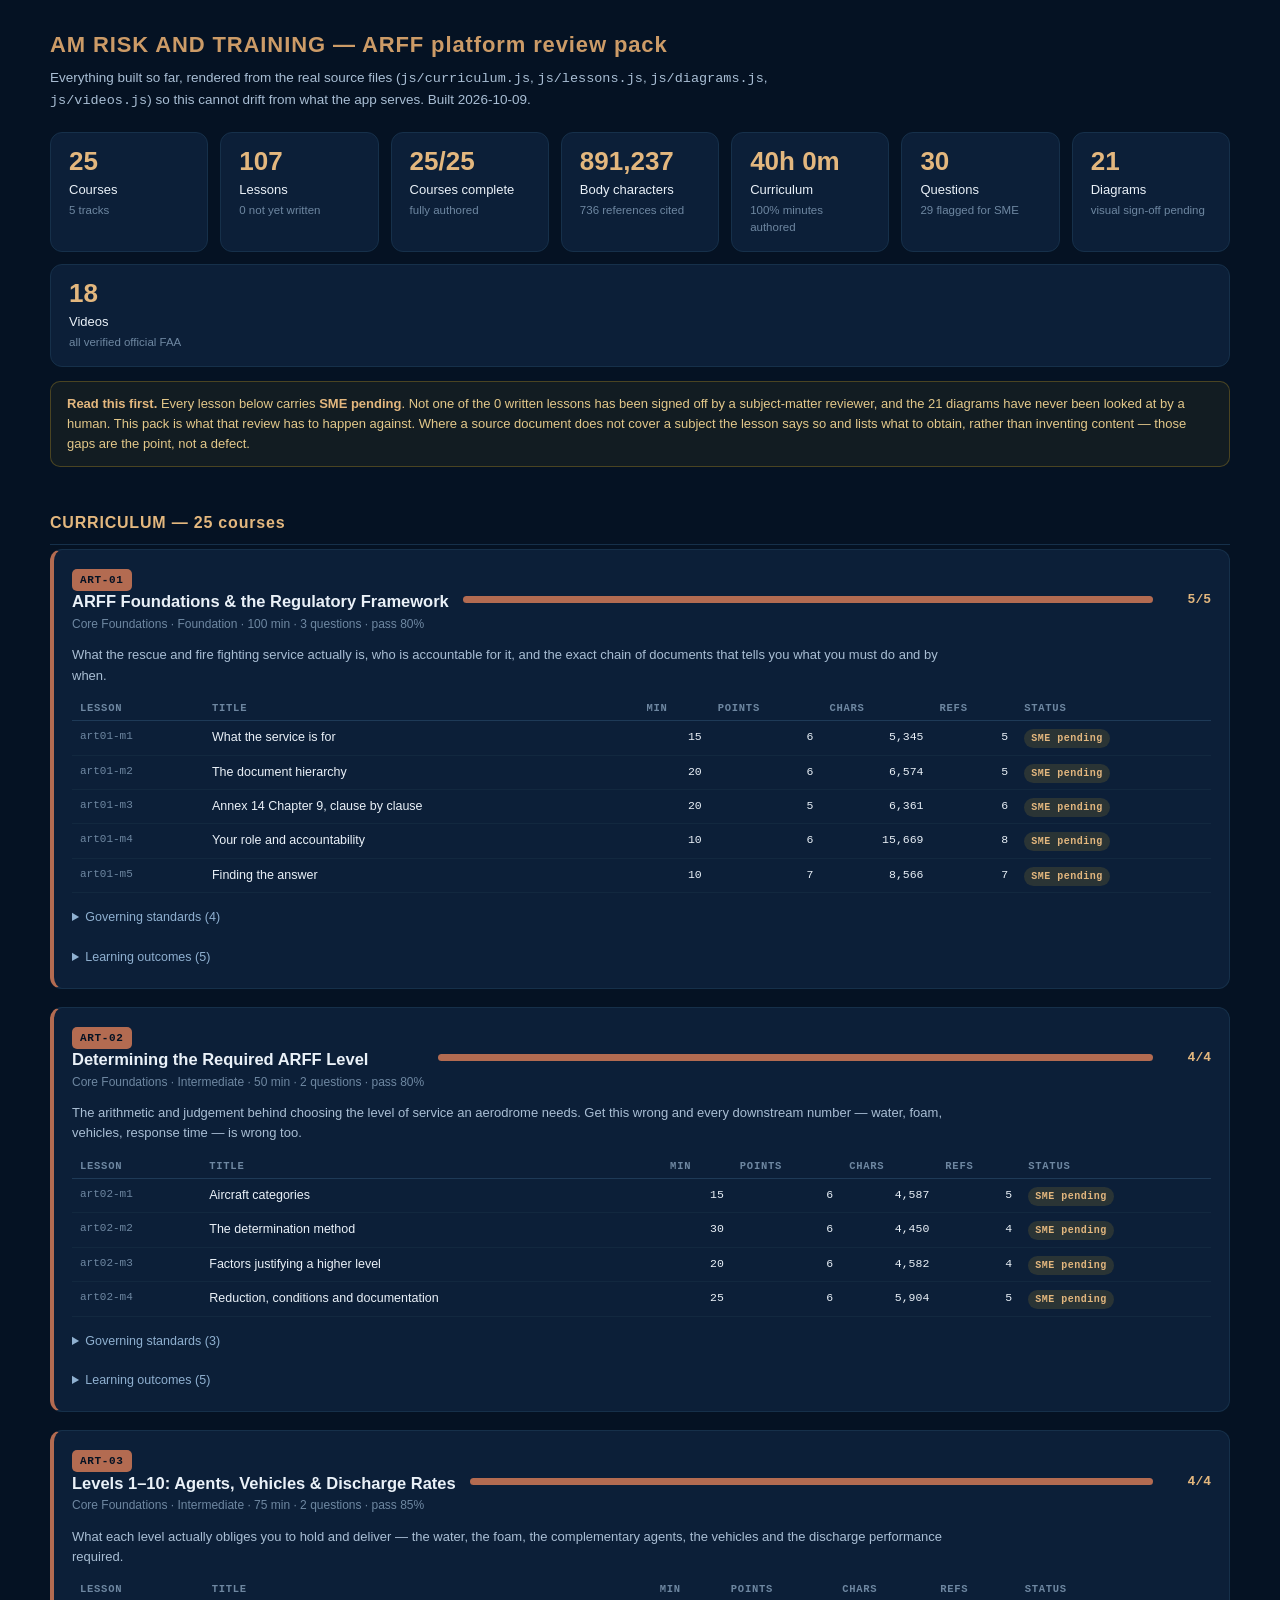
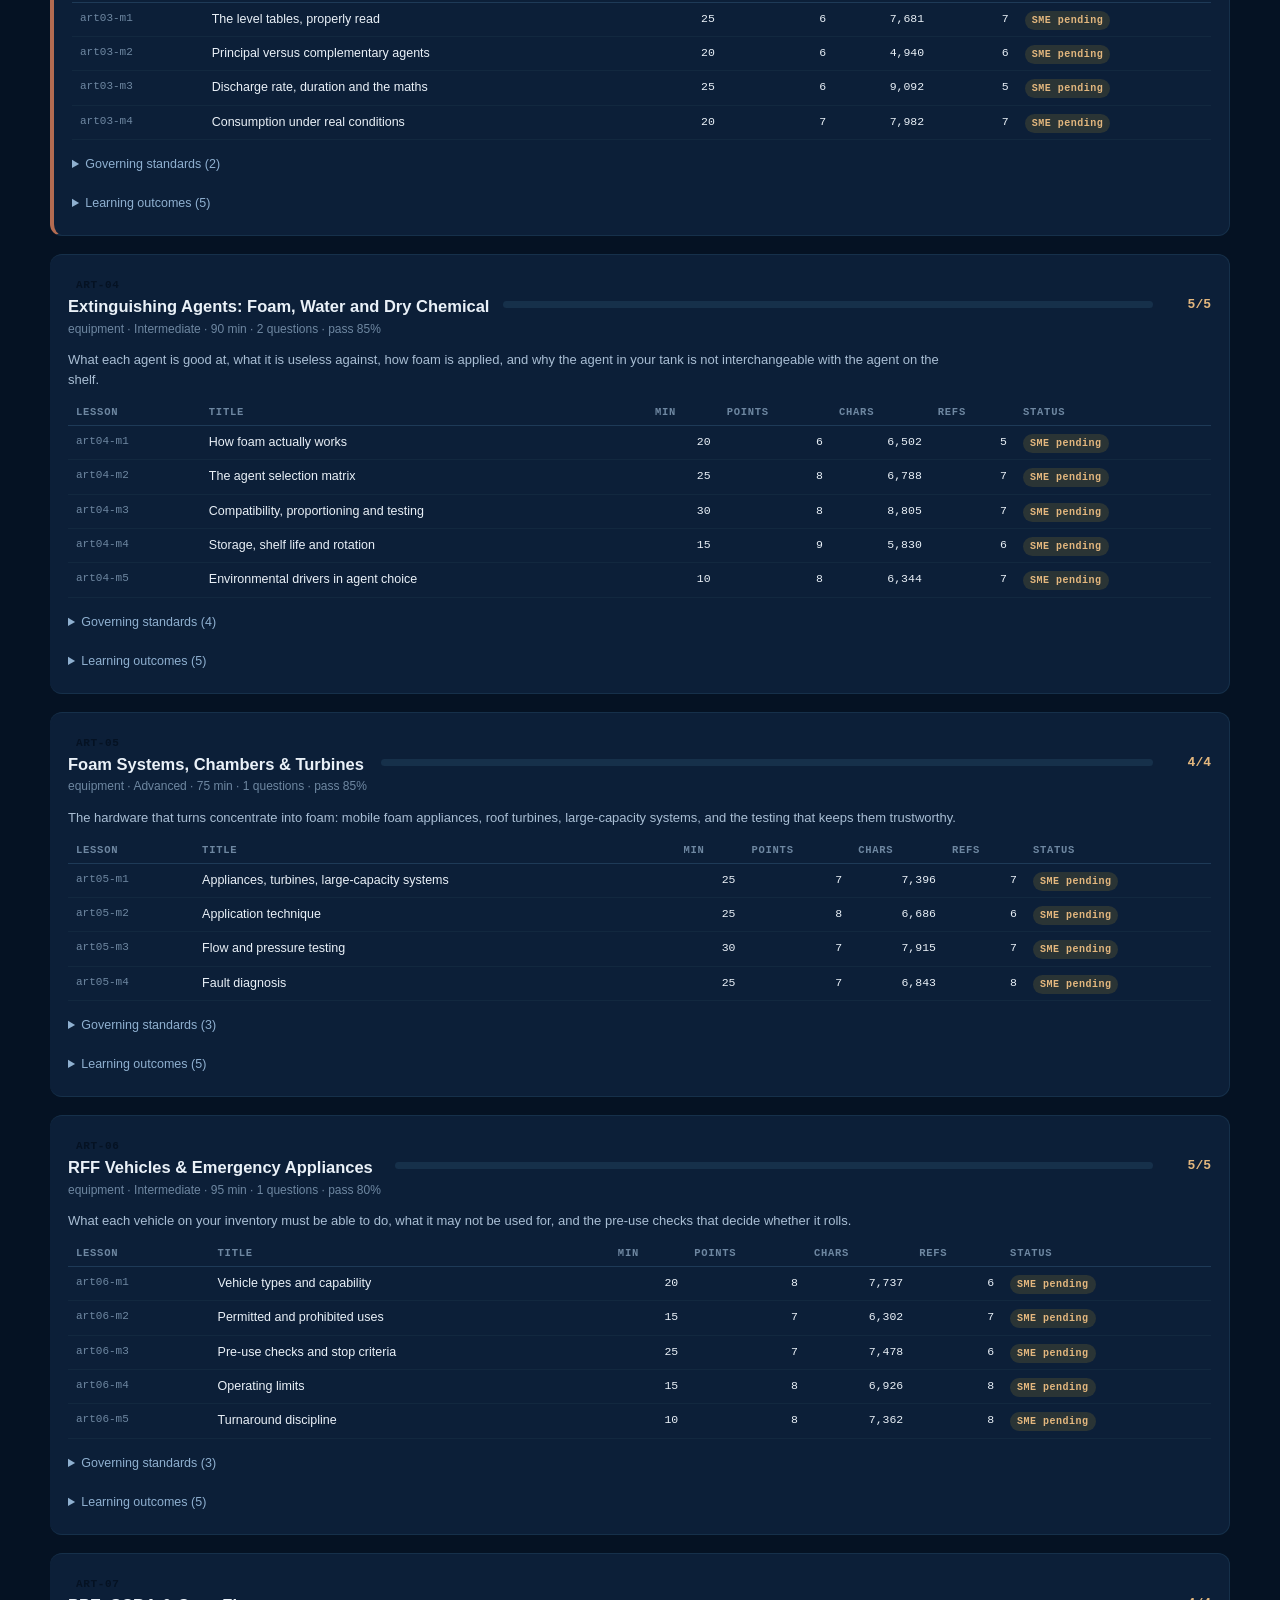
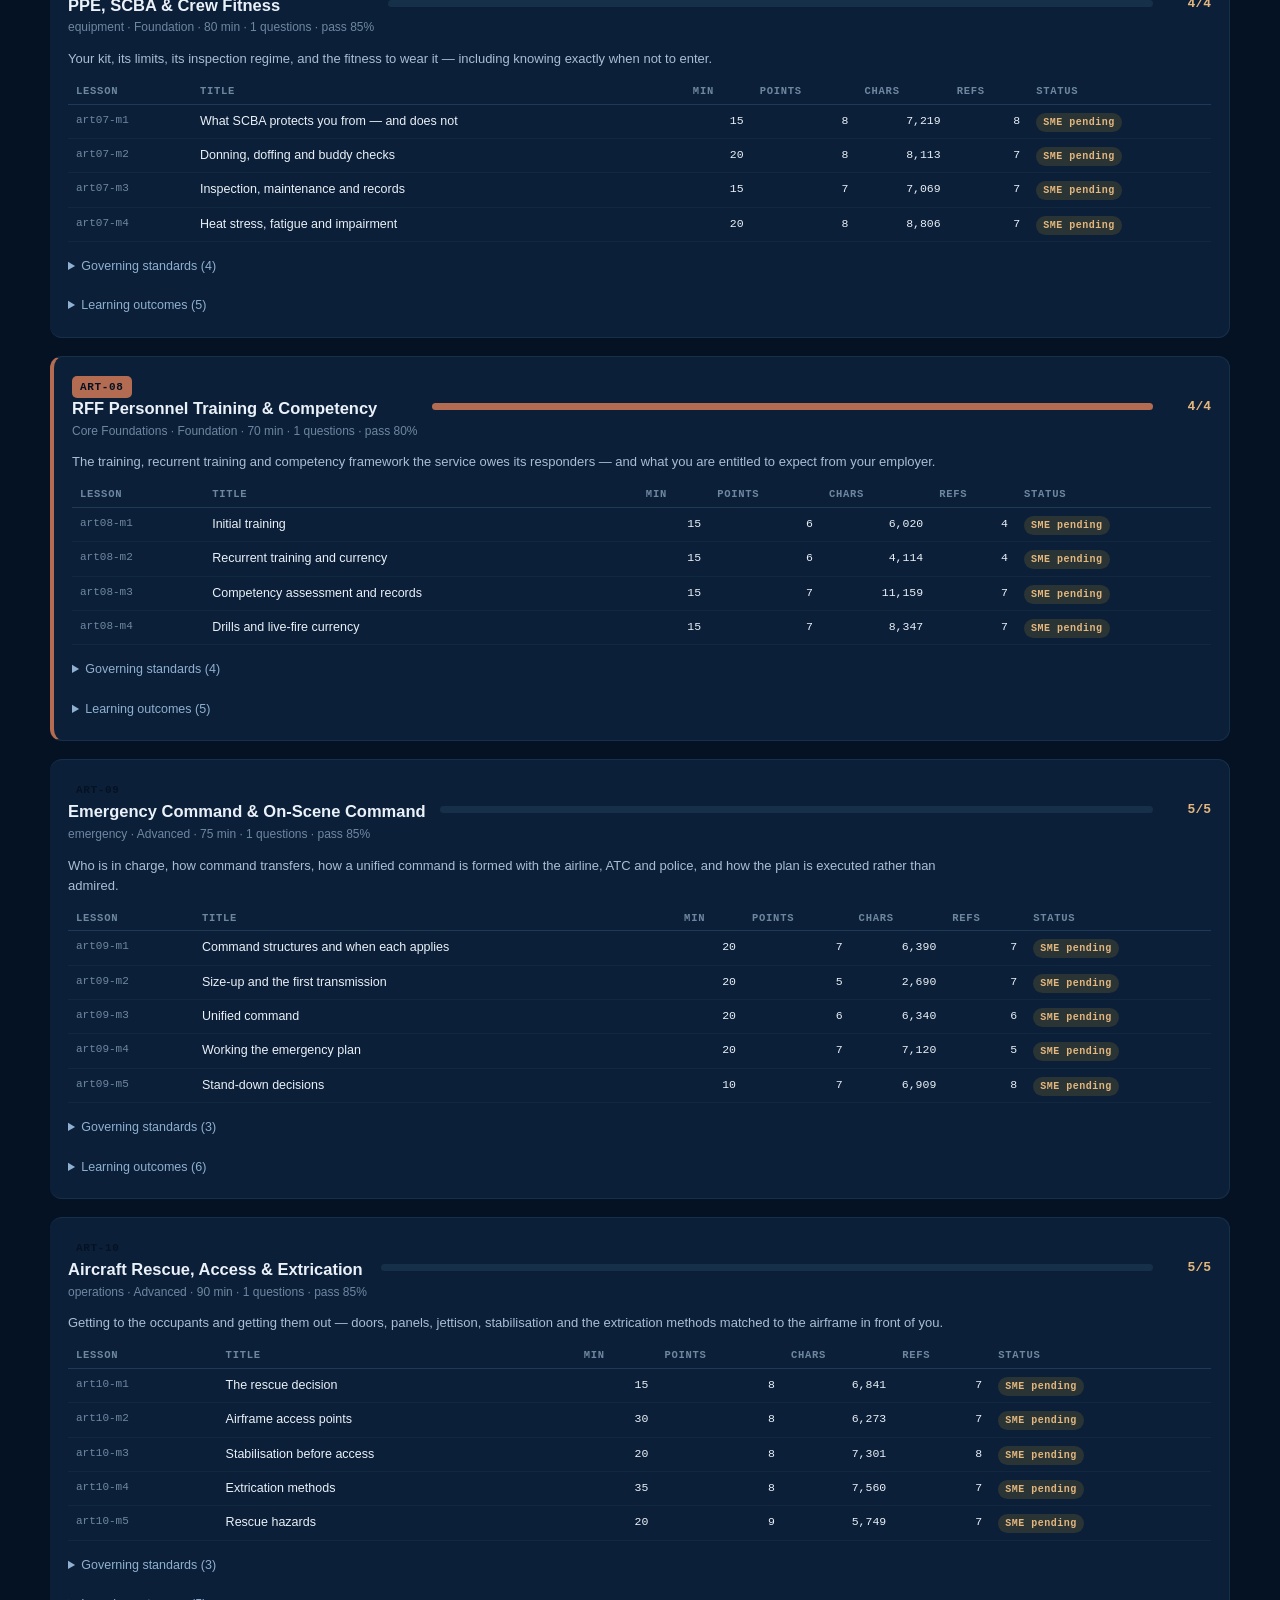
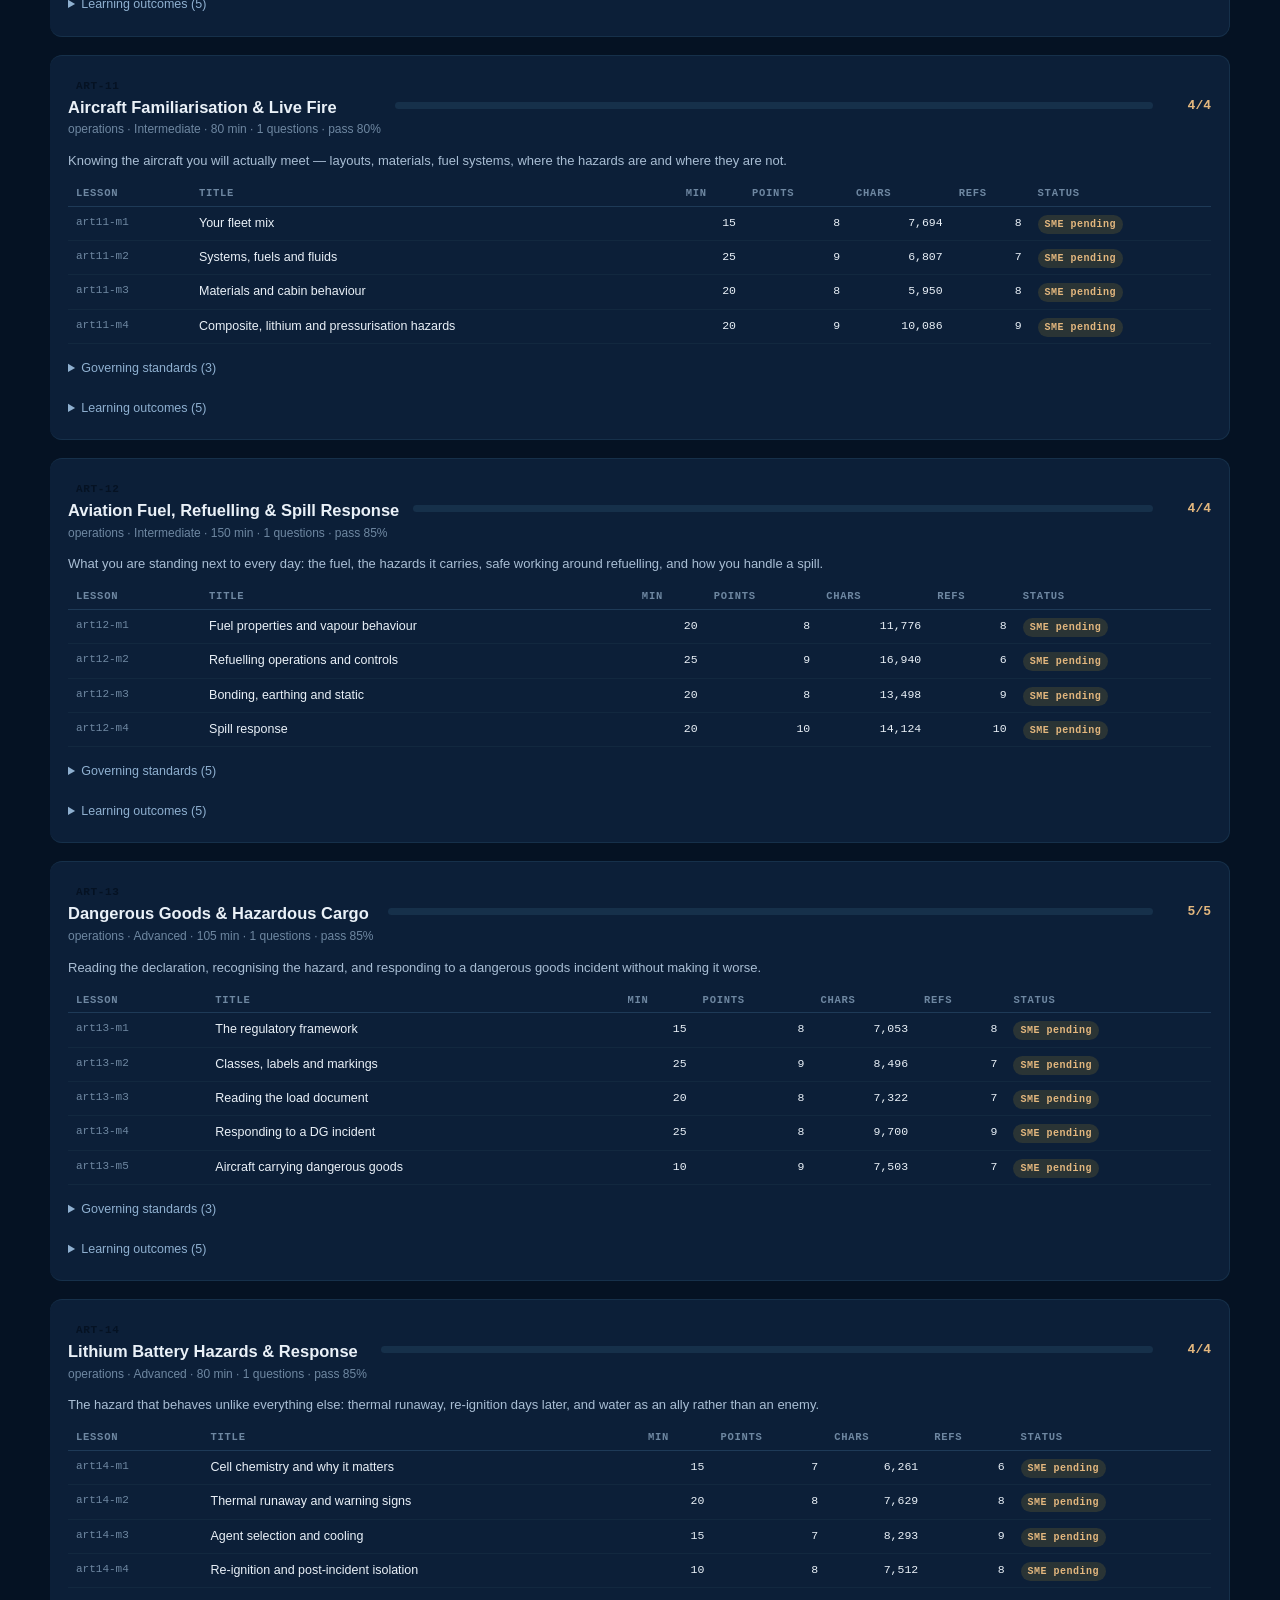
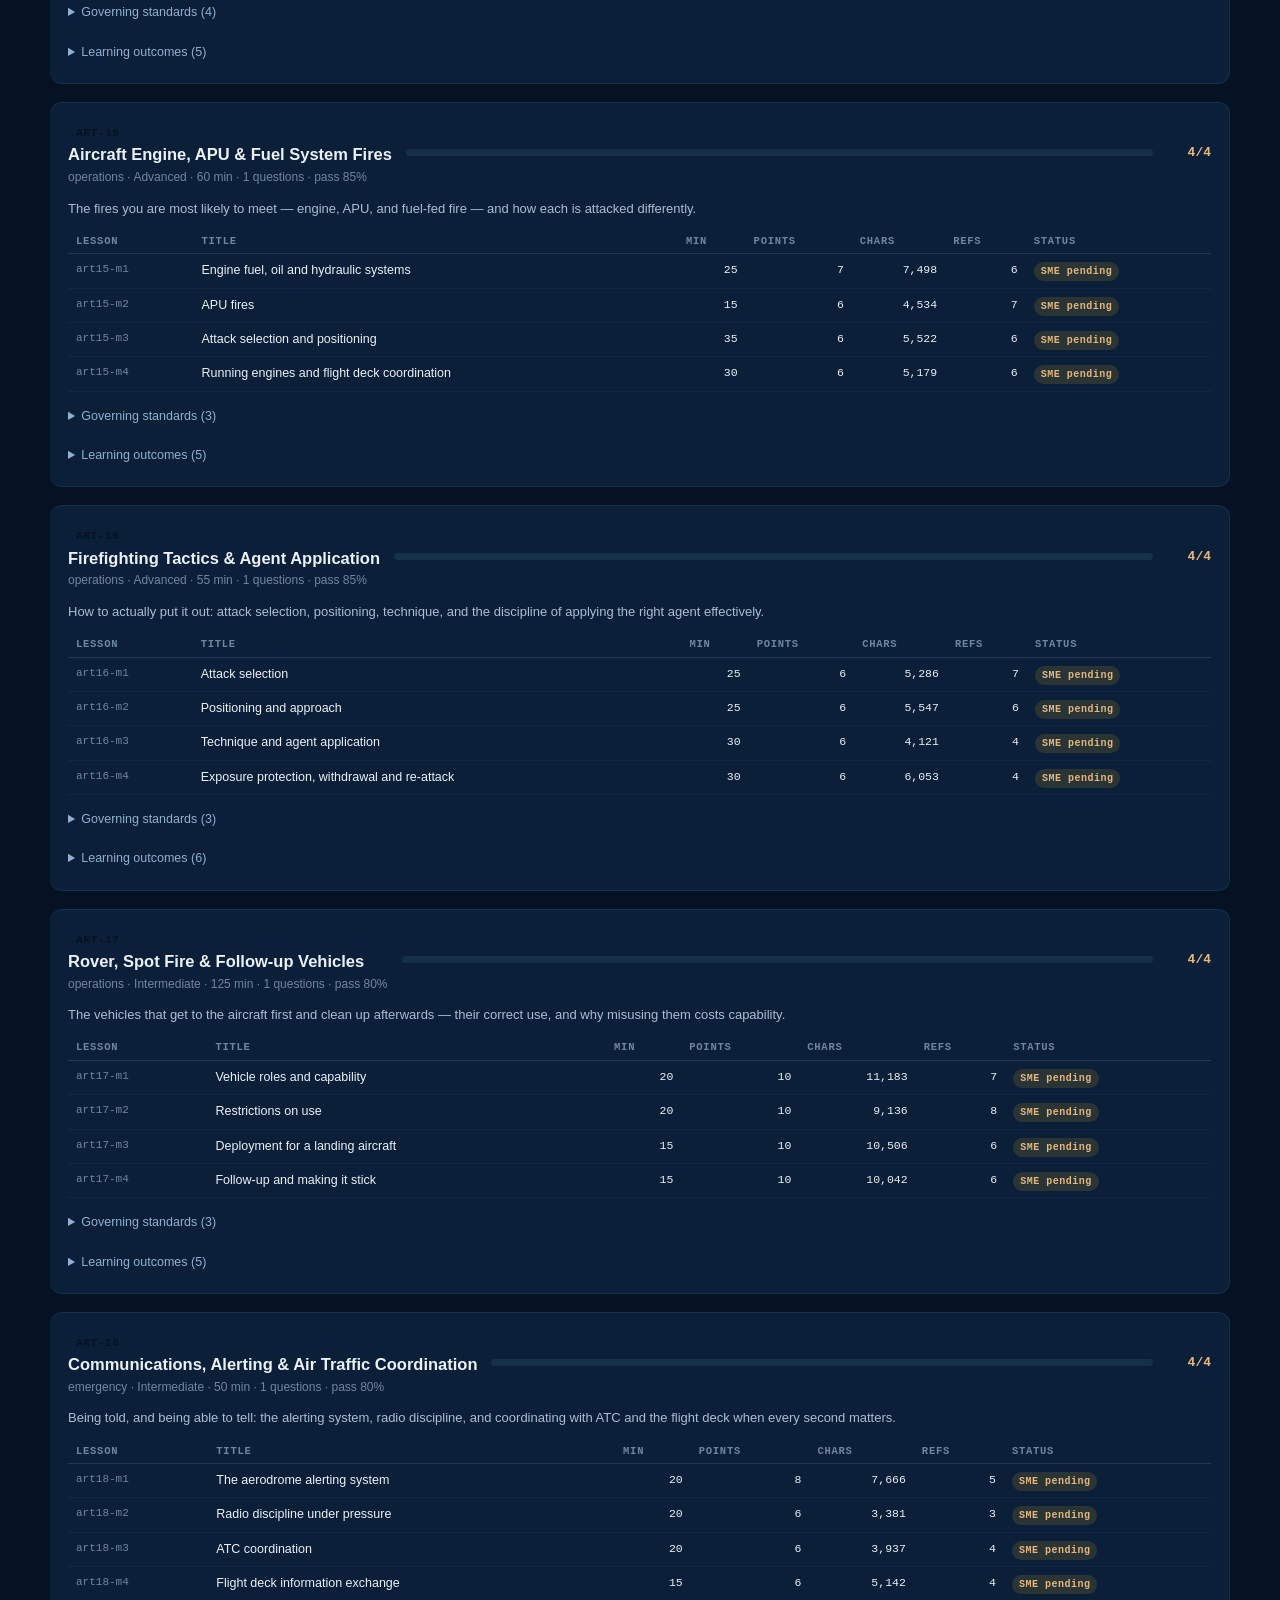
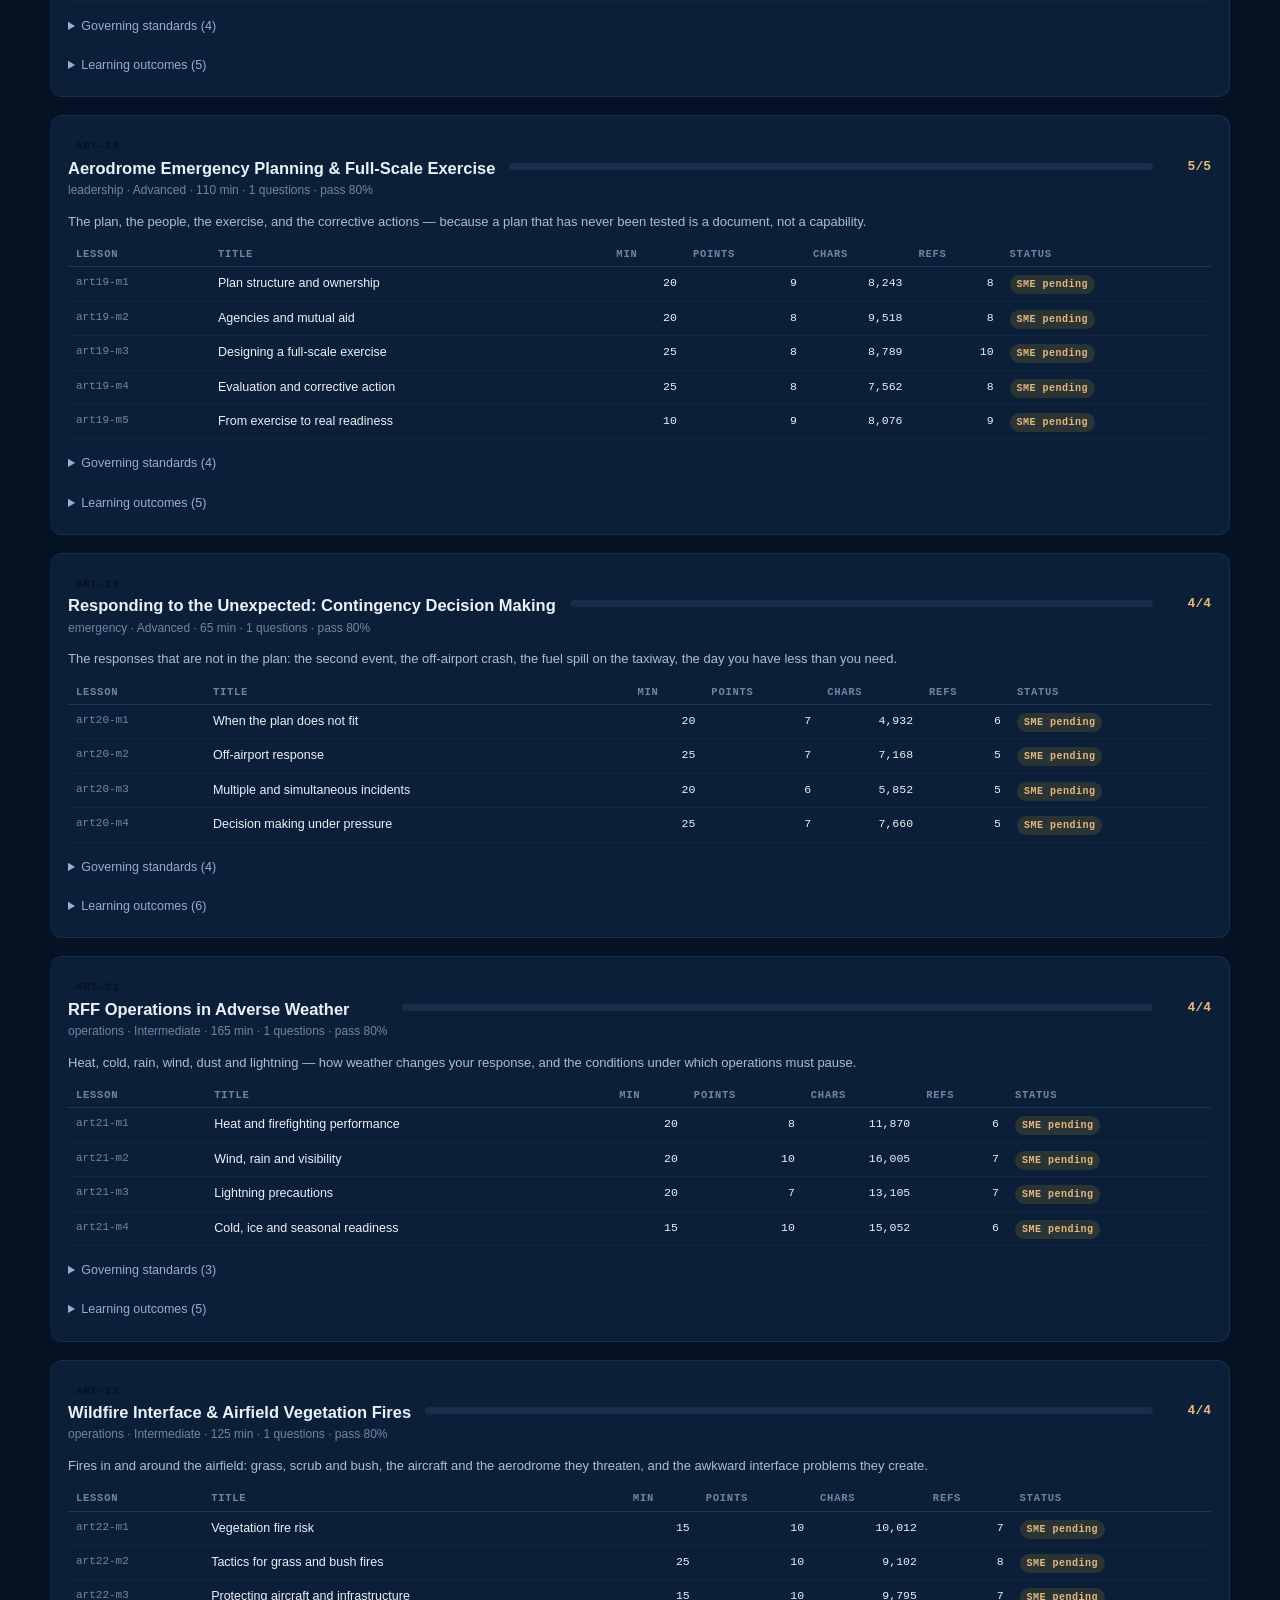
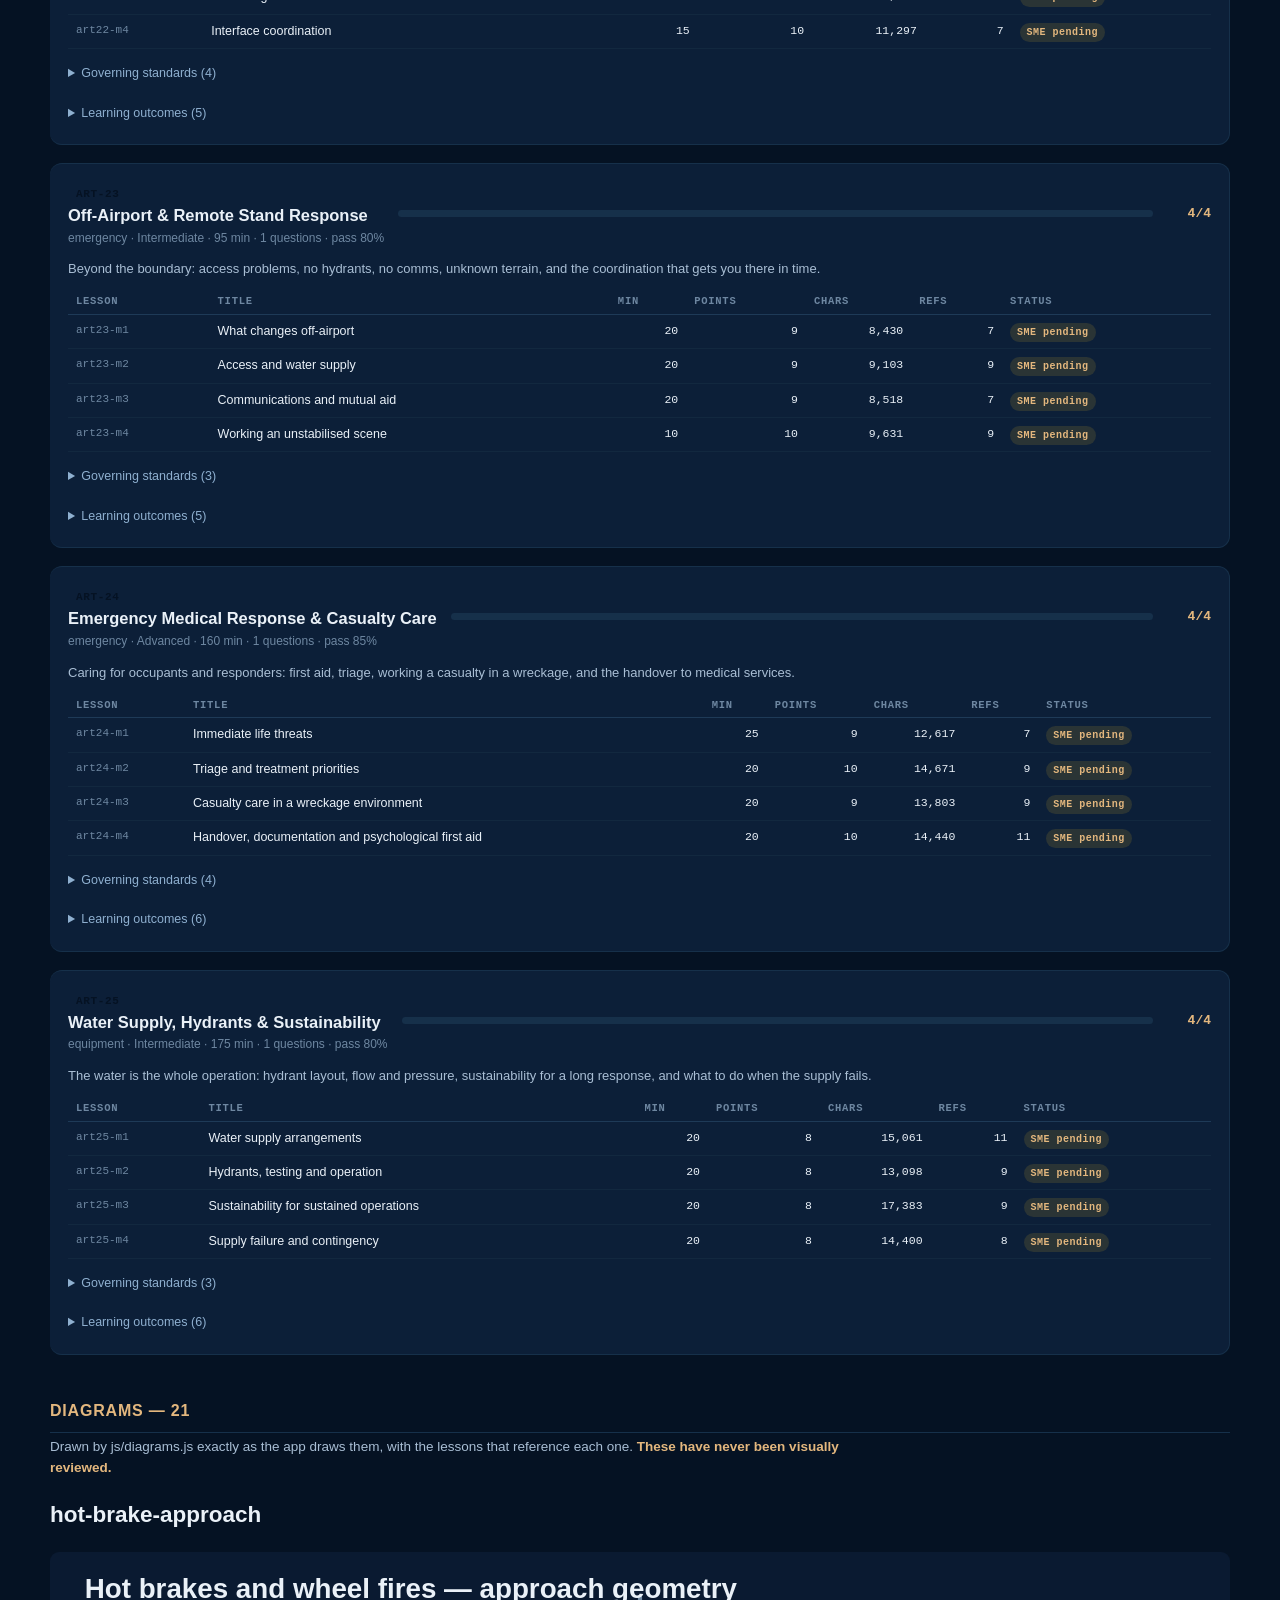
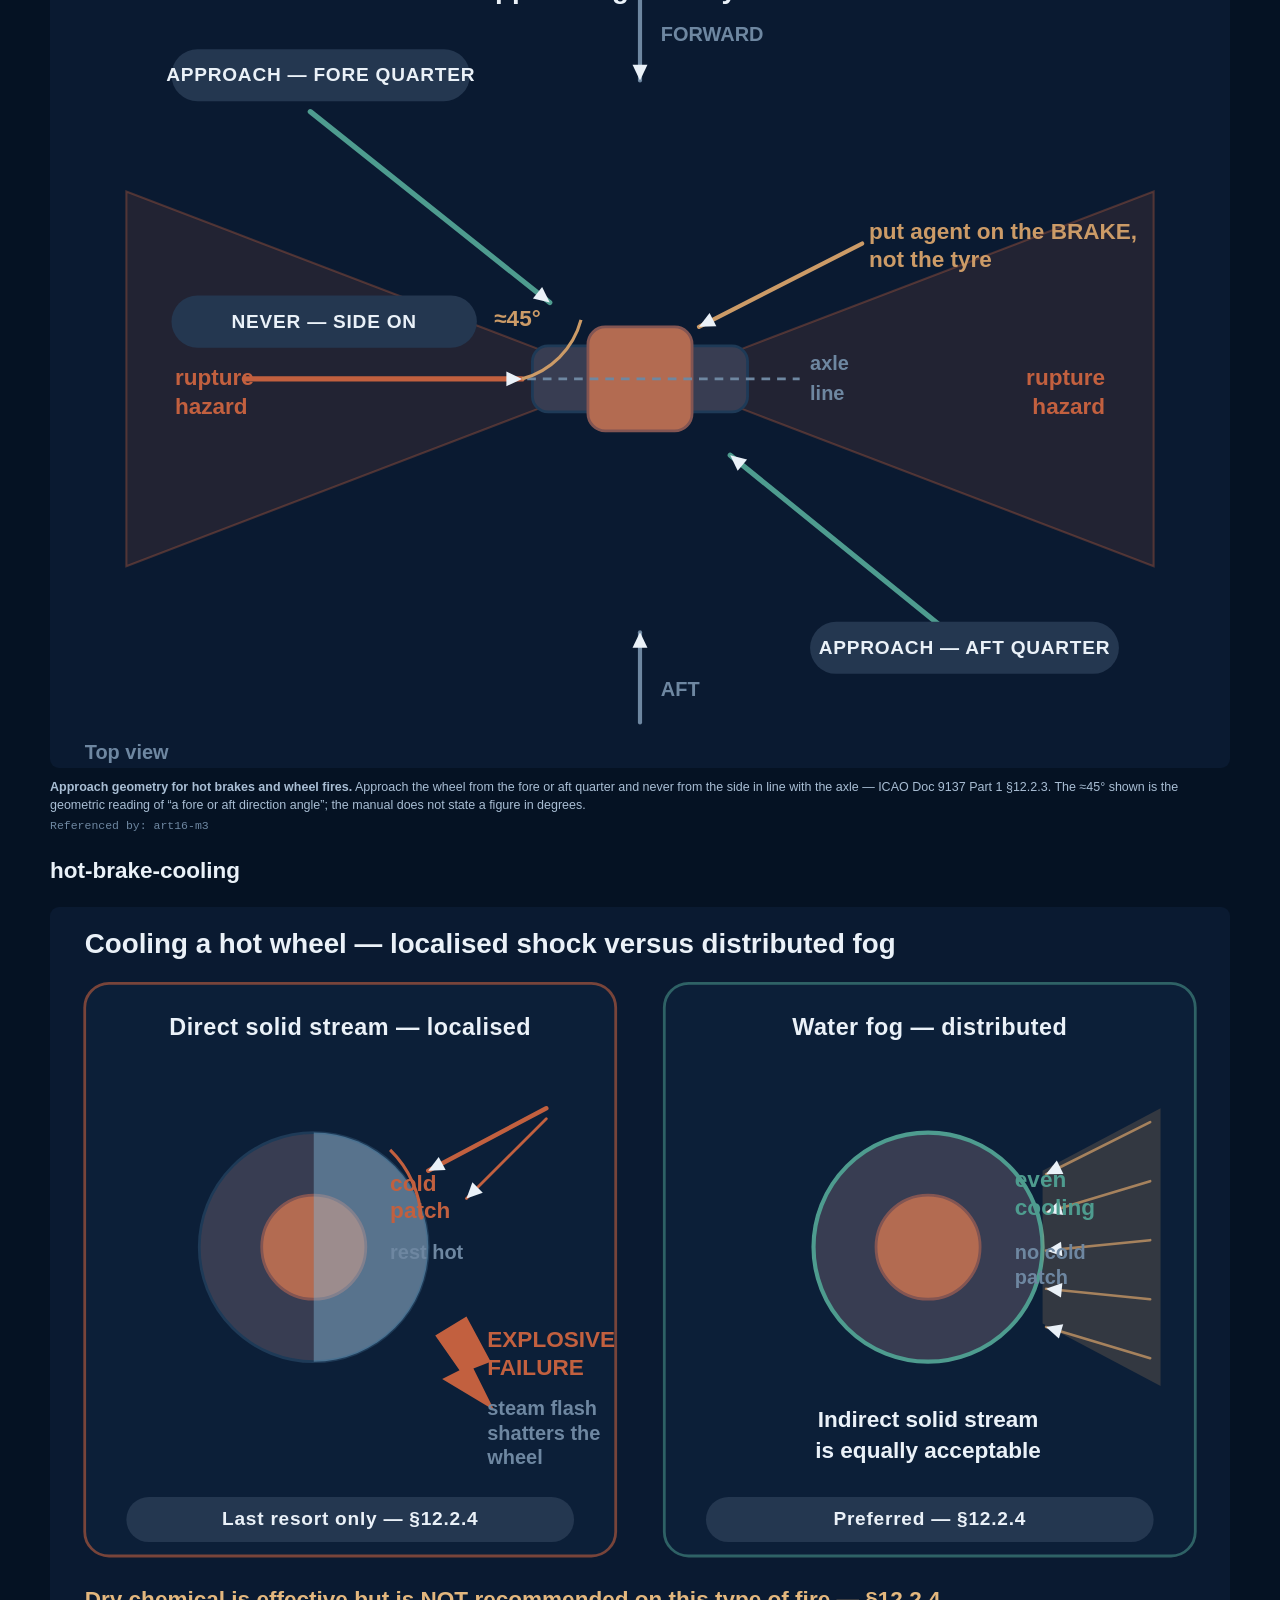
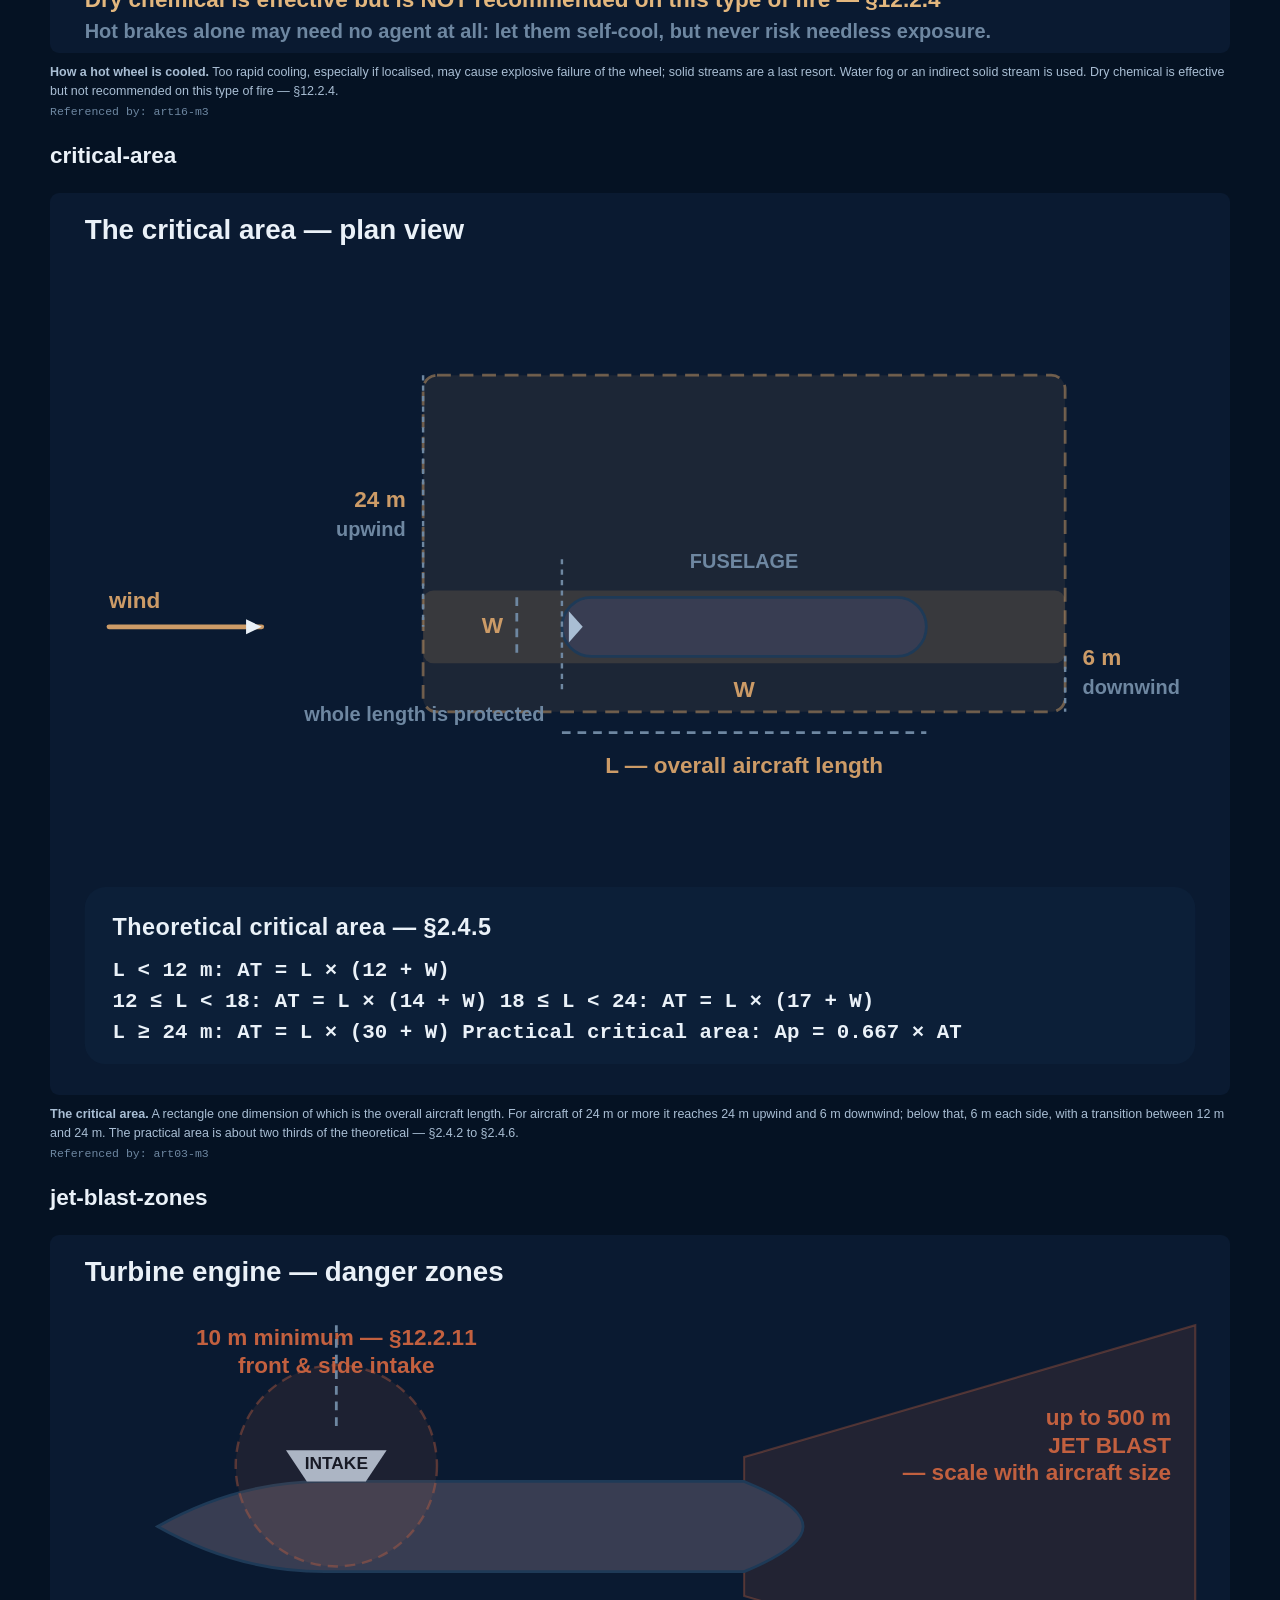
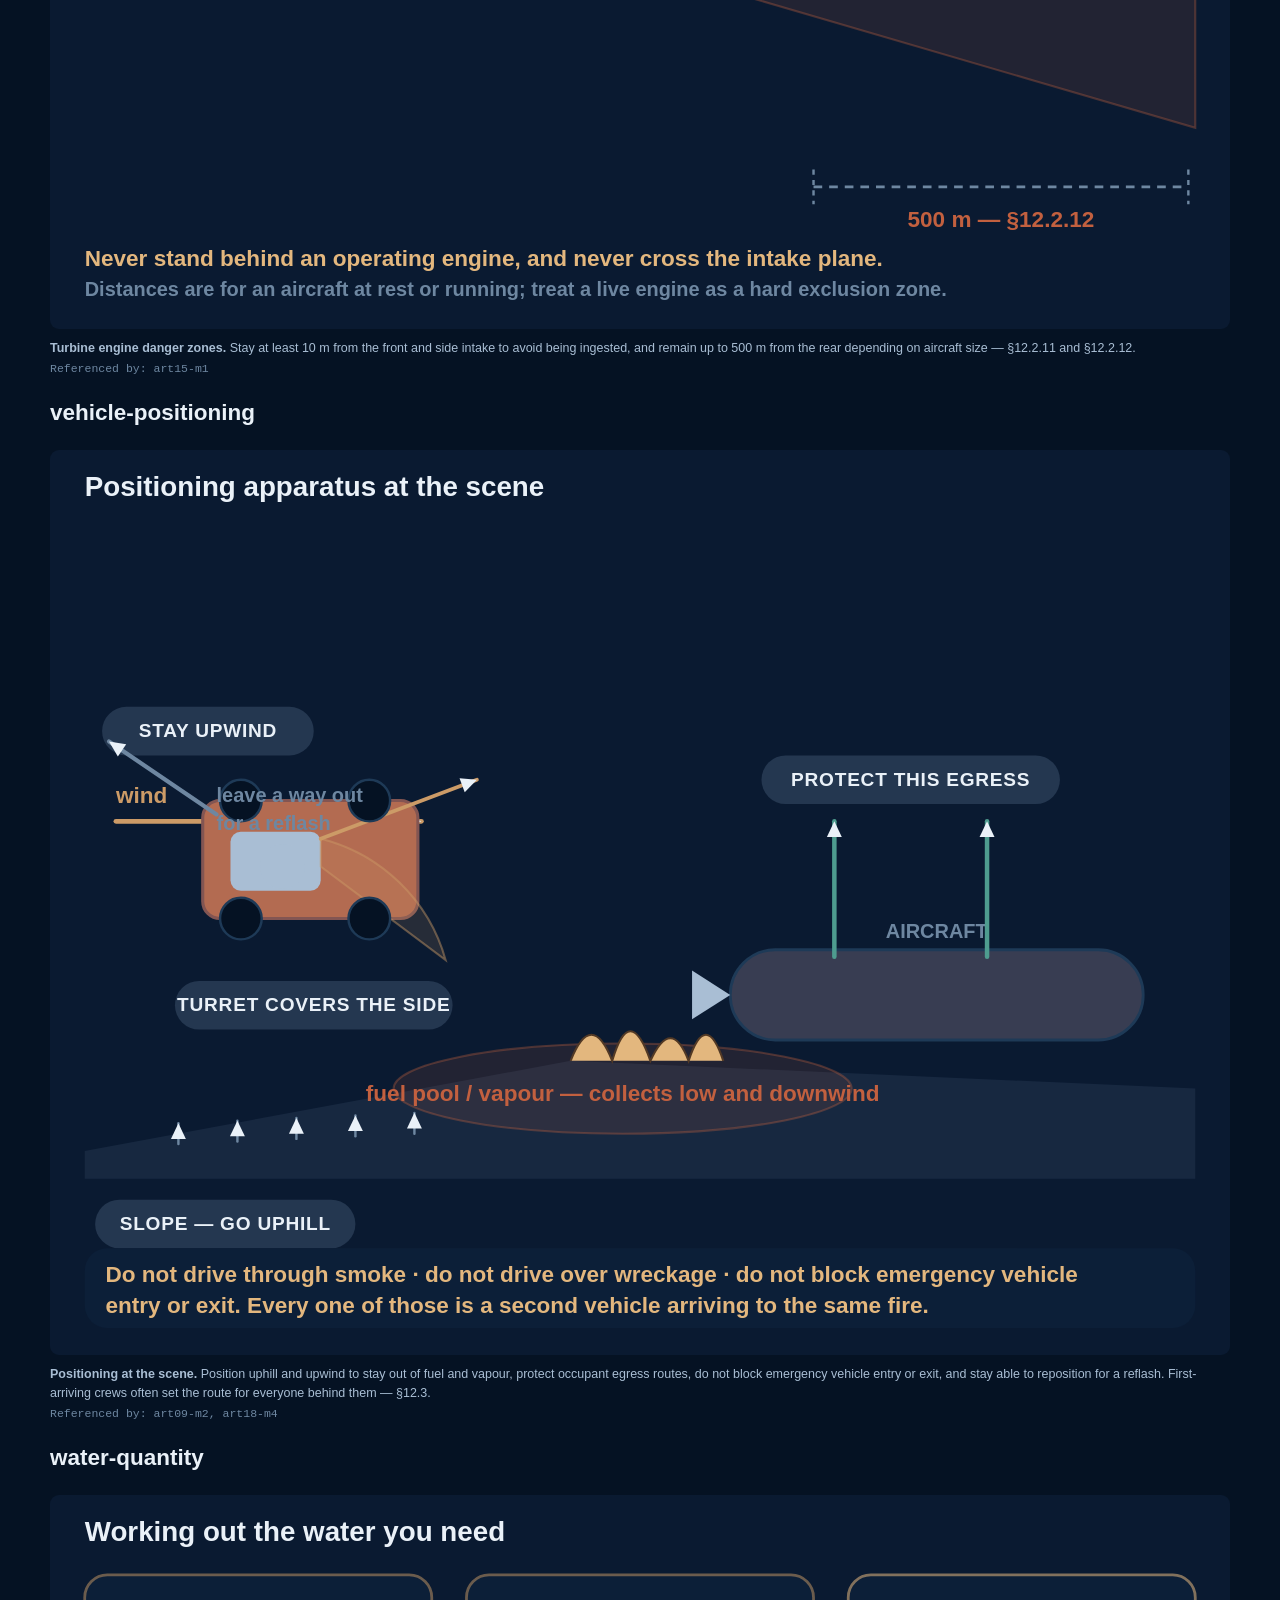
<file: deploy/review-pack.html>
<!doctype html><meta charset="utf-8">
<title>AM RISK AND TRAINING — ARFF platform review pack</title>
<style>
:root{--midnight:#051223;--navy:#0C1C39;--navy-lift:#0C264E;--slate:#243750;--slate-lift:#383D52;--copper:#B36B51;--copper-deep:#835552;--gold:#B58554;--gold-lift:#CC9B67;--gold-bright:#E3B77E;--gold-deep:#523925;--warn:#C9A227;--pass:#4E9C8F;--fail:#C2603F;--surface:#0C1F38;--surface-2:#12283F;--line:#1E3A57;--line-soft:#16304A;--text:#EAF1F8;--text-2:#A9BED4;--text-3:#6E87A1;--tr-core:#B36B51;--tr-equip:#6E8CB0;--tr-ops:#4E9C8F;--tr-emrg:#C2603F;--tr-lead:#8A7BB8;--mono:ui-monospace,"SF Mono",Menlo,monospace}
*{box-sizing:border-box}
body{background:#051223;color:#EAF1F8;font:15px/1.55 -apple-system,BlinkMacSystemFont,"Segoe UI",Roboto,sans-serif;margin:0;padding:28px 28px 80px}
.wrap{max-width:1180px;margin:0 auto}
h1{font-size:22px;letter-spacing:.04em;color:#CC9B67;margin:0 0 6px}
h2.t{font-size:16px;color:#E3B77E;margin:44px 0 4px;padding-bottom:8px;border-bottom:1px solid #16304A;letter-spacing:.05em}
p.lede{color:#A9BED4;margin:0 0 20px;max-width:820px;font-size:13.5px}
.stats{display:flex;flex-wrap:wrap;gap:12px;margin:20px 0 8px}
.stat{background:#0C1F38;border:1px solid #16304A;border-radius:12px;padding:14px 18px;min-width:150px;flex:1}
.stat b{display:block;font-size:26px;line-height:1.1;color:#E3B77E;font-weight:700}
.stat span{display:block;color:#EAF1F8;font-size:13px;margin-top:4px}
.stat i{display:block;color:#6E87A1;font-size:11.5px;font-style:normal;margin-top:2px}
section.course{background:#0C1F38;border:1px solid #16304A;border-left:4px solid var(--tk);border-radius:12px;padding:16px 18px;margin:0 0 18px}
section.course header{display:flex;align-items:center;gap:14px;flex-wrap:wrap}
.code{font:700 11px/1 ui-monospace,Menlo,monospace;background:var(--tk);color:#051223;padding:5px 8px;border-radius:5px;letter-spacing:.06em}
section.course h3{margin:0;font-size:16.5px;flex:1;min-width:260px}
.meta{color:#6E87A1;font-size:12px;flex-basis:100%}
.cbar{flex:1;min-width:150px;height:7px;background:#16304A;border-radius:4px;overflow:hidden}
.fill{height:100%;background:var(--tk)}
.cnum{font:700 13px/1 ui-monospace,Menlo,monospace;color:#E3B77E;min-width:44px;text-align:right}
p.sum{color:#A9BED4;font-size:13px;margin:12px 0 10px;max-width:900px}
table{width:100%;border-collapse:collapse;font-size:12.5px;margin-top:6px}
th{text-align:left;color:#6E87A1;font:600 10.5px/1 ui-monospace,Menlo,monospace;letter-spacing:.07em;text-transform:uppercase;padding:7px 8px;border-bottom:1px solid #1E3A57}
td{padding:7px 8px;border-bottom:1px solid #12283F;vertical-align:top}
td.n,th.n{text-align:right;font-family:var(--mono);font-size:11.5px;white-space:nowrap}
td.id,th.id{font-family:var(--mono);font-size:11px;color:#6E87A1;white-space:nowrap}
tr.todo td{color:#6E87A1}
tr.todo td.id{color:#4a5c72}
.pill{font:700 10px/1 ui-monospace,Menlo,monospace;padding:4px 7px;border-radius:99px;letter-spacing:.05em;white-space:nowrap}
.pill.ok{background:rgba(78,156,143,.18);color:#7FD4C5}
.pill.warn{background:rgba(201,162,39,.16);color:#E3B77E}
.pill.none{background:#16304A;color:#6E87A1}
details{margin-top:10px}
summary{cursor:pointer;color:#8FB0D0;font-size:12.5px;padding:5px 0}
summary:hover{color:#CC9B67}
details ul{margin:6px 0 0;padding-left:20px;color:#A9BED4;font-size:12.5px}
details li{margin:3px 0}
.dia{background:#0C1F38;border:1px solid #16304A;border-radius:12px;padding:14px 16px 12px;margin:0 0 18px;max-width:820px}
.dia h2{font:600 12px/1 ui-monospace,Menlo,monospace;color:#E3B77E;margin:0 0 10px;border:0;padding:0;letter-spacing:.06em}
svg{width:100%;height:auto;display:block;background:#0A1A31;border-radius:9px}
p.cap{color:#A9BED4;font-size:12.5px;margin:10px 0 2px;line-height:1.5}
p.use{color:#6E87A1;font-size:11.5px;margin:2px 0 0;font-family:var(--mono)}
td.why{color:#A9BED4;font-size:11.5px;max-width:340px}
.note{background:rgba(201,162,39,.07);border:1px solid rgba(201,162,39,.3);border-radius:10px;padding:12px 16px;margin:14px 0;color:#E3C88A;font-size:13px}
.note b{color:#E3B77E}
.dg-s   { stroke: var(--line); fill: none; }
.dg-tyre   { fill: var(--slate-lift); stroke: var(--line); stroke-width: 1.6; }
.dg-solid  { fill: var(--text-2); stroke: none; }
.dg-wheel  { fill: var(--midnight); stroke: var(--line); stroke-width: 1.4; }
.dg-brake  { fill: var(--copper); stroke: var(--copper-deep); stroke-width: 1.6; }
.dg-panel { fill: var(--surface); stroke: none; }
.dg-chip   { fill: var(--slate); stroke: none; }
/* Triage priority tags. Doc 9137 Part 7 §9.3.2 fixes these colours and the
   §9.5.1 care sub-areas use the same three, so they are tokens rather than
   inline fills and re-theme with everything else. */
.dg-tag-red    { fill: var(--fail); fill-opacity: .18; stroke: var(--fail); stroke-opacity: .6; stroke-width: 1.4; }
.dg-tag-yellow { fill: var(--warn); fill-opacity: .18; stroke: var(--warn); stroke-opacity: .6; stroke-width: 1.4; }
.dg-tag-green  { fill: var(--pass); fill-opacity: .18; stroke: var(--pass); stroke-opacity: .6; stroke-width: 1.4; }
.dg-cell   { fill: var(--slate); stroke: var(--line-soft); stroke-width: 1; }

/* Text */
.dg-t {
  font-family: var(--font); font-size: 13px; font-weight: 600;
  fill: var(--text); dominant-baseline: middle;
}
.dg-t--title { font-size: 16px; font-weight: 700; fill: var(--text); }
.dg-t--head  { font-size: 13.5px; font-weight: 700; fill: var(--text); letter-spacing: .02em; }
.dg-t--chip  { font-size: 11px; font-weight: 700; fill: var(--text); letter-spacing: .04em; }
.dg-t--dim   { font-size: 11.5px; font-weight: 600; fill: var(--text-3); }
.dg-t--mono  { font-family: var(--mono); font-size: 12px; fill: var(--text); }
.dg-t--accent{ fill: var(--gold-lift); }
.dg-t--good  { fill: var(--pass); }
.dg-t--bad   { fill: var(--fail); }
.dg-t--danger{ fill: var(--fail); font-weight: 700; }
.dg-t--warn  { fill: var(--gold-bright); font-weight: 600; }
.dg-t--ink   { fill: var(--midnight); font-size: 10px; font-weight: 700; }

/* Lines, arrows, arcs */
.dg-dim      { stroke: var(--text-3); fill: none; stroke-linecap: round; }
.dg-dimline  { stroke: var(--text-3); stroke-width: 1.4; stroke-dasharray: 3 3; }
.dg-axis     { stroke: var(--text-3); stroke-dasharray: 5 4; fill: none; }
.dg-accent   { stroke: var(--gold-lift); fill: none; stroke-linecap: round; }
.dg-good     { stroke: var(--pass); fill: none; stroke-linecap: round; }
.dg-bad      { stroke: var(--fail); fill: none; stroke-linecap: round; }
.dg-arc      { stroke: var(--gold-lift); stroke-width: 1.8; fill: none; }
.dg-arc--danger { stroke: var(--fail); }
.dg-head     { fill: currentColor; stroke: none; }
.dg-good + .dg-head, .dg-bad + .dg-head, .dg-accent + .dg-head, .dg-dim + .dg-head { fill: currentColor; }

/* Hazard and data regions */
.dg-hazard  { fill: var(--fail); fill-opacity: .13; stroke: var(--fail); stroke-opacity: .34; stroke-width: 1.2; }
.dg-keepout { fill: var(--fail); fill-opacity: .1; stroke: var(--fail); stroke-opacity: .4; stroke-width: 1.4; stroke-dasharray: 6 4; }
.dg-fog     { fill: var(--gold-lift); fill-opacity: .2; stroke: none; }
.dg-fogline { stroke: var(--gold-lift); stroke-opacity: .75; fill: none; stroke-linecap: round; }
.dg-flame   { fill: var(--gold-bright); stroke: var(--gold-deep); stroke-width: 1.2; }
.dg-theory  { fill: var(--gold-lift); fill-opacity: .09; stroke: var(--gold-lift); stroke-opacity: .5; stroke-width: 1.6; stroke-dasharray: 8 5; }
.dg-practical { fill: var(--gold-lift); fill-opacity: .16; stroke: none; }
.dg-cold    { fill: #7FB3D5; fill-opacity: .45; stroke: none; }
.dg-cool    { fill: none; stroke: var(--pass); stroke-width: 2.4; }
.dg-burst   { fill: var(--fail); stroke: none; }
.dg-ground  { fill: var(--slate); fill-opacity: .5; stroke: none; }
.dg-vehicle { fill: var(--copper); stroke: var(--copper-deep); stroke-width: 1.8; }
.dg-turret  { fill: var(--gold-lift); fill-opacity: .14; stroke: var(--gold-lift); stroke-opacity: .45; stroke-width: 1.2; }

/* Panel edges pick up the severity of what the panel is about */
.dg-panel__edge { fill: none; stroke-width: 1.6; }
.dg-panel__edge--accent { stroke: var(--gold-lift); stroke-opacity: .5; }
.dg-panel__edge--ok     { stroke: var(--pass); stroke-opacity: .55; }
.dg-panel__edge--danger { stroke: var(--fail); stroke-opacity: .6; }
.dg-panel__edge--warn   { stroke: var(--gold-bright); stroke-opacity: .55; }

</style>
<div class="wrap">
<h1>AM RISK AND TRAINING — ARFF platform review pack</h1>
<p class="lede">Everything built so far, rendered from the real source files (<span style="font-family:var(--mono)">js/curriculum.js</span>, <span style="font-family:var(--mono)">js/lessons.js</span>, <span style="font-family:var(--mono)">js/diagrams.js</span>, <span style="font-family:var(--mono)">js/videos.js</span>) so this cannot drift from what the app serves. Built 2026-10-09.</p>

<div class="stats">
<div class="stat"><b>25</b><span>Courses</span><i>5 tracks</i></div>
<div class="stat"><b>107</b><span>Lessons</span><i>0 not yet written</i></div>
<div class="stat"><b>25/25</b><span>Courses complete</span><i>fully authored</i></div>
<div class="stat"><b>891,237</b><span>Body characters</span><i>736 references cited</i></div>
<div class="stat"><b>40h 0m</b><span>Curriculum</span><i>100% minutes authored</i></div>
<div class="stat"><b>30</b><span>Questions</span><i>29 flagged for SME</i></div>
<div class="stat"><b>21</b><span>Diagrams</span><i>visual sign-off pending</i></div>
<div class="stat"><b>18</b><span>Videos</span><i>all verified official FAA</i></div>
</div>

<div class="note"><b>Read this first.</b> Every lesson below carries <b>SME pending</b>. Not one of the 0 written lessons has been signed off by a subject-matter reviewer, and the 21 diagrams have never been looked at by a human. This pack is what that review has to happen against. Where a source document does not cover a subject the lesson says so and lists what to obtain, rather than inventing content — those gaps are the point, not a defect.</div>

<h2 class="t">CURRICULUM — 25 courses</h2>
<section class="course" style="--tk:var(--tr-core)">
    <header>
      <div class="chead">
        <span class="code">ART-01</span>
        <h3>ARFF Foundations &amp; the Regulatory Framework</h3>
        <div class="meta">Core Foundations · Foundation · 100 min · 3 questions · pass 80%</div>
      </div>
      <div class="cbar"><div class="fill" style="width:100%"></div></div>
      <div class="cnum">5/5</div>
    </header>
    <p class="sum">What the rescue and fire fighting service actually is, who is accountable for it, and the exact chain of documents that tells you what you must do and by when.</p>
    <table><thead><tr><th>Lesson</th><th>Title</th><th>Min</th><th>Points</th><th>Chars</th><th>Refs</th><th>Status</th></tr></thead><tbody><tr class="">
      <td class="id">art01-m1</td>
      <td>What the service is for</td>
      <td class="n">15</td>
      <td class="n">6</td>
      <td class="n">5,345</td>
      <td class="n">5</td>
      <td class="st"><span class="pill warn">SME pending</span></td>
    </tr><tr class="">
      <td class="id">art01-m2</td>
      <td>The document hierarchy</td>
      <td class="n">20</td>
      <td class="n">6</td>
      <td class="n">6,574</td>
      <td class="n">5</td>
      <td class="st"><span class="pill warn">SME pending</span></td>
    </tr><tr class="">
      <td class="id">art01-m3</td>
      <td>Annex 14 Chapter 9, clause by clause</td>
      <td class="n">20</td>
      <td class="n">5</td>
      <td class="n">6,361</td>
      <td class="n">6</td>
      <td class="st"><span class="pill warn">SME pending</span></td>
    </tr><tr class="">
      <td class="id">art01-m4</td>
      <td>Your role and accountability</td>
      <td class="n">10</td>
      <td class="n">6</td>
      <td class="n">15,669</td>
      <td class="n">8</td>
      <td class="st"><span class="pill warn">SME pending</span></td>
    </tr><tr class="">
      <td class="id">art01-m5</td>
      <td>Finding the answer</td>
      <td class="n">10</td>
      <td class="n">7</td>
      <td class="n">8,566</td>
      <td class="n">7</td>
      <td class="st"><span class="pill warn">SME pending</span></td>
    </tr></tbody></table>
    <details><summary>Governing standards (4)</summary><ul><li>ICAO Annex 14 Vol I — Aerodromes, Chapter 9 (Rescue and Fire Fighting)</li><li>ICAO Doc 9137 Part 1 — Airport Services Manual, Rescue and Fire Fighting</li><li>ICAO Annex 1 — Personnel Licensing (where applicable)</li><li>State Civil Aviation Authority requirements</li></ul></details>
    <details><summary>Learning outcomes (5)</summary><ul><li>Describe the purpose and scope of the aerodrome rescue and fire fighting service.</li><li>Navigate the structure of Annex 14 Chapter 9 and identify which parts are mandatory.</li><li>Distinguish a standard, a State requirement and an operator SOP, and know which wins on conflict.</li><li>Identify your own role within the service and the chain of command above it.</li><li>Locate the correct reference document for any RFF question you are asked.</li></ul></details>
  </section>
<section class="course" style="--tk:var(--tr-core)">
    <header>
      <div class="chead">
        <span class="code">ART-02</span>
        <h3>Determining the Required ARFF Level</h3>
        <div class="meta">Core Foundations · Intermediate · 50 min · 2 questions · pass 80%</div>
      </div>
      <div class="cbar"><div class="fill" style="width:100%"></div></div>
      <div class="cnum">4/4</div>
    </header>
    <p class="sum">The arithmetic and judgement behind choosing the level of service an aerodrome needs. Get this wrong and every downstream number — water, foam, vehicles, response time — is wrong too.</p>
    <table><thead><tr><th>Lesson</th><th>Title</th><th>Min</th><th>Points</th><th>Chars</th><th>Refs</th><th>Status</th></tr></thead><tbody><tr class="">
      <td class="id">art02-m1</td>
      <td>Aircraft categories</td>
      <td class="n">15</td>
      <td class="n">6</td>
      <td class="n">4,587</td>
      <td class="n">5</td>
      <td class="st"><span class="pill warn">SME pending</span></td>
    </tr><tr class="">
      <td class="id">art02-m2</td>
      <td>The determination method</td>
      <td class="n">30</td>
      <td class="n">6</td>
      <td class="n">4,450</td>
      <td class="n">4</td>
      <td class="st"><span class="pill warn">SME pending</span></td>
    </tr><tr class="">
      <td class="id">art02-m3</td>
      <td>Factors justifying a higher level</td>
      <td class="n">20</td>
      <td class="n">6</td>
      <td class="n">4,582</td>
      <td class="n">4</td>
      <td class="st"><span class="pill warn">SME pending</span></td>
    </tr><tr class="">
      <td class="id">art02-m4</td>
      <td>Reduction, conditions and documentation</td>
      <td class="n">25</td>
      <td class="n">6</td>
      <td class="n">5,904</td>
      <td class="n">5</td>
      <td class="st"><span class="pill warn">SME pending</span></td>
    </tr></tbody></table>
    <details><summary>Governing standards (3)</summary><ul><li>ICAO Annex 14 Vol I — Ch 9, level determination provisions</li><li>ICAO Annex 16 Vol I — Aircraft Categories</li><li>ICAO Doc 9137 Part 1 — level determination methodology</li></ul></details>
    <details><summary>Learning outcomes (5)</summary><ul><li>Classify an aircraft into its ICAO category from dimensions alone.</li><li>Apply the category-to-level determination method step by step.</li><li>Identify the factors that justify operating above the calculated level.</li><li>Recognise when a level reduction is permitted and what must be in place first.</li><li>Justify a recommended level to an auditor using the method, not opinion.</li></ul></details>
  </section>
<section class="course" style="--tk:var(--tr-core)">
    <header>
      <div class="chead">
        <span class="code">ART-03</span>
        <h3>Levels 1–10: Agents, Vehicles &amp; Discharge Rates</h3>
        <div class="meta">Core Foundations · Intermediate · 75 min · 2 questions · pass 85%</div>
      </div>
      <div class="cbar"><div class="fill" style="width:100%"></div></div>
      <div class="cnum">4/4</div>
    </header>
    <p class="sum">What each level actually obliges you to hold and deliver — the water, the foam, the complementary agents, the vehicles and the discharge performance required.</p>
    <table><thead><tr><th>Lesson</th><th>Title</th><th>Min</th><th>Points</th><th>Chars</th><th>Refs</th><th>Status</th></tr></thead><tbody><tr class="">
      <td class="id">art03-m1</td>
      <td>The level tables, properly read</td>
      <td class="n">25</td>
      <td class="n">6</td>
      <td class="n">7,681</td>
      <td class="n">7</td>
      <td class="st"><span class="pill warn">SME pending</span></td>
    </tr><tr class="">
      <td class="id">art03-m2</td>
      <td>Principal versus complementary agents</td>
      <td class="n">20</td>
      <td class="n">6</td>
      <td class="n">4,940</td>
      <td class="n">6</td>
      <td class="st"><span class="pill warn">SME pending</span></td>
    </tr><tr class="">
      <td class="id">art03-m3</td>
      <td>Discharge rate, duration and the maths</td>
      <td class="n">25</td>
      <td class="n">6</td>
      <td class="n">9,092</td>
      <td class="n">5</td>
      <td class="st"><span class="pill warn">SME pending</span></td>
    </tr><tr class="">
      <td class="id">art03-m4</td>
      <td>Consumption under real conditions</td>
      <td class="n">20</td>
      <td class="n">7</td>
      <td class="n">7,982</td>
      <td class="n">7</td>
      <td class="st"><span class="pill warn">SME pending</span></td>
    </tr></tbody></table>
    <details><summary>Governing standards (2)</summary><ul><li>ICAO Annex 14 Vol I — Ch 9, requirements per level</li><li>ICAO Doc 9137 Part 1 — agent quantities and discharge rates</li></ul></details>
    <details><summary>Learning outcomes (5)</summary><ul><li>State the required principal agent quantity for a given level.</li><li>State the required discharge rate and duration for a given level.</li><li>Identify the complementary agent requirements and when they matter more than foam.</li><li>Calculate theoretical and actual agent consumption for a response.</li><li>Recognise immediately when on-scene stocks will not sustain the required rate.</li></ul></details>
  </section>
<section class="course" style="--tk:var(--tr-equipment)">
    <header>
      <div class="chead">
        <span class="code">ART-04</span>
        <h3>Extinguishing Agents: Foam, Water and Dry Chemical</h3>
        <div class="meta">equipment · Intermediate · 90 min · 2 questions · pass 85%</div>
      </div>
      <div class="cbar"><div class="fill" style="width:100%"></div></div>
      <div class="cnum">5/5</div>
    </header>
    <p class="sum">What each agent is good at, what it is useless against, how foam is applied, and why the agent in your tank is not interchangeable with the agent on the shelf.</p>
    <table><thead><tr><th>Lesson</th><th>Title</th><th>Min</th><th>Points</th><th>Chars</th><th>Refs</th><th>Status</th></tr></thead><tbody><tr class="">
      <td class="id">art04-m1</td>
      <td>How foam actually works</td>
      <td class="n">20</td>
      <td class="n">6</td>
      <td class="n">6,502</td>
      <td class="n">5</td>
      <td class="st"><span class="pill warn">SME pending</span></td>
    </tr><tr class="">
      <td class="id">art04-m2</td>
      <td>The agent selection matrix</td>
      <td class="n">25</td>
      <td class="n">8</td>
      <td class="n">6,788</td>
      <td class="n">7</td>
      <td class="st"><span class="pill warn">SME pending</span></td>
    </tr><tr class="">
      <td class="id">art04-m3</td>
      <td>Compatibility, proportioning and testing</td>
      <td class="n">30</td>
      <td class="n">8</td>
      <td class="n">8,805</td>
      <td class="n">7</td>
      <td class="st"><span class="pill warn">SME pending</span></td>
    </tr><tr class="">
      <td class="id">art04-m4</td>
      <td>Storage, shelf life and rotation</td>
      <td class="n">15</td>
      <td class="n">9</td>
      <td class="n">5,830</td>
      <td class="n">6</td>
      <td class="st"><span class="pill warn">SME pending</span></td>
    </tr><tr class="">
      <td class="id">art04-m5</td>
      <td>Environmental drivers in agent choice</td>
      <td class="n">10</td>
      <td class="n">8</td>
      <td class="n">6,344</td>
      <td class="n">7</td>
      <td class="st"><span class="pill warn">SME pending</span></td>
    </tr></tbody></table>
    <details><summary>Governing standards (4)</summary><ul><li>ICAO Annex 14 Vol I — Ch 9, agent requirements</li><li>ICAO Doc 9137 Part 1 — selection of agents</li><li>NFPA 403 — agent performance provisions</li><li>Manufacturer technical data for the agent in your station</li></ul></details>
    <details><summary>Learning outcomes (5)</summary><ul><li>Describe how foam suppresses a fuel fire, in terms an instructor would accept.</li><li>Match each agent to the fire classes it is and is not suitable for.</li><li>Explain why compatibility between concentrate and delivery system is non-negotiable.</li><li>Identify the environmental and operational drivers behind agent selection.</li><li>Handle, test and mix foam concentrate correctly, including shelf life.</li></ul></details>
  </section>
<section class="course" style="--tk:var(--tr-equipment)">
    <header>
      <div class="chead">
        <span class="code">ART-05</span>
        <h3>Foam Systems, Chambers &amp; Turbines</h3>
        <div class="meta">equipment · Advanced · 75 min · 1 questions · pass 85%</div>
      </div>
      <div class="cbar"><div class="fill" style="width:100%"></div></div>
      <div class="cnum">4/4</div>
    </header>
    <p class="sum">The hardware that turns concentrate into foam: mobile foam appliances, roof turbines, large-capacity systems, and the testing that keeps them trustworthy.</p>
    <table><thead><tr><th>Lesson</th><th>Title</th><th>Min</th><th>Points</th><th>Chars</th><th>Refs</th><th>Status</th></tr></thead><tbody><tr class="">
      <td class="id">art05-m1</td>
      <td>Appliances, turbines, large-capacity systems</td>
      <td class="n">25</td>
      <td class="n">7</td>
      <td class="n">7,396</td>
      <td class="n">7</td>
      <td class="st"><span class="pill warn">SME pending</span></td>
    </tr><tr class="">
      <td class="id">art05-m2</td>
      <td>Application technique</td>
      <td class="n">25</td>
      <td class="n">8</td>
      <td class="n">6,686</td>
      <td class="n">6</td>
      <td class="st"><span class="pill warn">SME pending</span></td>
    </tr><tr class="">
      <td class="id">art05-m3</td>
      <td>Flow and pressure testing</td>
      <td class="n">30</td>
      <td class="n">7</td>
      <td class="n">7,915</td>
      <td class="n">7</td>
      <td class="st"><span class="pill warn">SME pending</span></td>
    </tr><tr class="">
      <td class="id">art05-m4</td>
      <td>Fault diagnosis</td>
      <td class="n">25</td>
      <td class="n">7</td>
      <td class="n">6,843</td>
      <td class="n">8</td>
      <td class="st"><span class="pill warn">SME pending</span></td>
    </tr></tbody></table>
    <details><summary>Governing standards (3)</summary><ul><li>NFPA 412 — Standard for the Testing and Maintenance of Fixed and Mobile Fire Extinguishing Systems</li><li>ICAO Doc 9137 Part 1 — foam application systems</li><li>Manufacturer service documentation for your installed system</li></ul></details>
    <details><summary>Learning outcomes (5)</summary><ul><li>Describe how a mobile foam appliance, turbine and large-capacity system each apply foam.</li><li>Select the correct appliance and application technique for a given fire.</li><li>Perform and interpret flow and pressure tests to prove the system is delivering.</li><li>Diagnose common loss-of-performance faults.</li><li>Maintain, test and record the system to the standard your jurisdiction requires.</li></ul></details>
  </section>
<section class="course" style="--tk:var(--tr-equipment)">
    <header>
      <div class="chead">
        <span class="code">ART-06</span>
        <h3>RFF Vehicles &amp; Emergency Appliances</h3>
        <div class="meta">equipment · Intermediate · 95 min · 1 questions · pass 80%</div>
      </div>
      <div class="cbar"><div class="fill" style="width:100%"></div></div>
      <div class="cnum">5/5</div>
    </header>
    <p class="sum">What each vehicle on your inventory must be able to do, what it may not be used for, and the pre-use checks that decide whether it rolls.</p>
    <table><thead><tr><th>Lesson</th><th>Title</th><th>Min</th><th>Points</th><th>Chars</th><th>Refs</th><th>Status</th></tr></thead><tbody><tr class="">
      <td class="id">art06-m1</td>
      <td>Vehicle types and capability</td>
      <td class="n">20</td>
      <td class="n">8</td>
      <td class="n">7,737</td>
      <td class="n">6</td>
      <td class="st"><span class="pill warn">SME pending</span></td>
    </tr><tr class="">
      <td class="id">art06-m2</td>
      <td>Permitted and prohibited uses</td>
      <td class="n">15</td>
      <td class="n">7</td>
      <td class="n">6,302</td>
      <td class="n">7</td>
      <td class="st"><span class="pill warn">SME pending</span></td>
    </tr><tr class="">
      <td class="id">art06-m3</td>
      <td>Pre-use checks and stop criteria</td>
      <td class="n">25</td>
      <td class="n">7</td>
      <td class="n">7,478</td>
      <td class="n">6</td>
      <td class="st"><span class="pill warn">SME pending</span></td>
    </tr><tr class="">
      <td class="id">art06-m4</td>
      <td>Operating limits</td>
      <td class="n">15</td>
      <td class="n">8</td>
      <td class="n">6,926</td>
      <td class="n">8</td>
      <td class="st"><span class="pill warn">SME pending</span></td>
    </tr><tr class="">
      <td class="id">art06-m5</td>
      <td>Turnaround discipline</td>
      <td class="n">10</td>
      <td class="n">8</td>
      <td class="n">7,362</td>
      <td class="n">8</td>
      <td class="st"><span class="pill warn">SME pending</span></td>
    </tr></tbody></table>
    <details><summary>Governing standards (3)</summary><ul><li>ICAO Annex 14 Vol I — Ch 9, vehicle and appliance requirements</li><li>NFPA 414 — Standard for Aircraft Rescue and Fire Fighting Vehicles</li><li>NFPA 1901 — Road Vehicles</li></ul></details>
    <details><summary>Learning outcomes (5)</summary><ul><li>Match vehicle types to their required capability.</li><li>State what a vehicle is NOT permitted to be used for.</li><li>Complete a disciplined pre-use check and know the stop criteria.</li><li>Operate within vehicle limits — gradients, side slope, braked travel, water tank capacity.</li><li>Maintain readiness through refilling, de-watering and turnaround discipline.</li></ul></details>
  </section>
<section class="course" style="--tk:var(--tr-equipment)">
    <header>
      <div class="chead">
        <span class="code">ART-07</span>
        <h3>PPE, SCBA &amp; Crew Fitness</h3>
        <div class="meta">equipment · Foundation · 80 min · 1 questions · pass 85%</div>
      </div>
      <div class="cbar"><div class="fill" style="width:100%"></div></div>
      <div class="cnum">4/4</div>
    </header>
    <p class="sum">Your kit, its limits, its inspection regime, and the fitness to wear it — including knowing exactly when not to enter.</p>
    <table><thead><tr><th>Lesson</th><th>Title</th><th>Min</th><th>Points</th><th>Chars</th><th>Refs</th><th>Status</th></tr></thead><tbody><tr class="">
      <td class="id">art07-m1</td>
      <td>What SCBA protects you from — and does not</td>
      <td class="n">15</td>
      <td class="n">8</td>
      <td class="n">7,219</td>
      <td class="n">8</td>
      <td class="st"><span class="pill warn">SME pending</span></td>
    </tr><tr class="">
      <td class="id">art07-m2</td>
      <td>Donning, doffing and buddy checks</td>
      <td class="n">20</td>
      <td class="n">8</td>
      <td class="n">8,113</td>
      <td class="n">7</td>
      <td class="st"><span class="pill warn">SME pending</span></td>
    </tr><tr class="">
      <td class="id">art07-m3</td>
      <td>Inspection, maintenance and records</td>
      <td class="n">15</td>
      <td class="n">7</td>
      <td class="n">7,069</td>
      <td class="n">7</td>
      <td class="st"><span class="pill warn">SME pending</span></td>
    </tr><tr class="">
      <td class="id">art07-m4</td>
      <td>Heat stress, fatigue and impairment</td>
      <td class="n">20</td>
      <td class="n">8</td>
      <td class="n">8,806</td>
      <td class="n">7</td>
      <td class="st"><span class="pill warn">SME pending</span></td>
    </tr></tbody></table>
    <details><summary>Governing standards (4)</summary><ul><li>NFPA 600 — Personal Protective Equipment for Fire and Emergency Services</li><li>NFPA 6001 — Selection and Maintenance of Self-Contained Breathing Apparatus</li><li>NFPA 1561 — Emergency Services Personnel Occupational Health and Safety</li><li>Manufacturer instructions for your specific SCBA</li></ul></details>
    <details><summary>Learning outcomes (5)</summary><ul><li>Describe what your SCBA does and does not protect you from.</li><li>Complete donning, doffing and buddy checks correctly and quickly.</li><li>Maintain and inspect SCBA to the required frequency.</li><li>Recognise the early warning signs of heat stress, fatigue and SCBA impairment.</li><li>Apply the entry control, team and emergency-team discipline that keeps a team safe.</li></ul></details>
  </section>
<section class="course" style="--tk:var(--tr-core)">
    <header>
      <div class="chead">
        <span class="code">ART-08</span>
        <h3>RFF Personnel Training &amp; Competency</h3>
        <div class="meta">Core Foundations · Foundation · 70 min · 1 questions · pass 80%</div>
      </div>
      <div class="cbar"><div class="fill" style="width:100%"></div></div>
      <div class="cnum">4/4</div>
    </header>
    <p class="sum">The training, recurrent training and competency framework the service owes its responders — and what you are entitled to expect from your employer.</p>
    <table><thead><tr><th>Lesson</th><th>Title</th><th>Min</th><th>Points</th><th>Chars</th><th>Refs</th><th>Status</th></tr></thead><tbody><tr class="">
      <td class="id">art08-m1</td>
      <td>Initial training</td>
      <td class="n">15</td>
      <td class="n">6</td>
      <td class="n">6,020</td>
      <td class="n">4</td>
      <td class="st"><span class="pill warn">SME pending</span></td>
    </tr><tr class="">
      <td class="id">art08-m2</td>
      <td>Recurrent training and currency</td>
      <td class="n">15</td>
      <td class="n">6</td>
      <td class="n">4,114</td>
      <td class="n">4</td>
      <td class="st"><span class="pill warn">SME pending</span></td>
    </tr><tr class="">
      <td class="id">art08-m3</td>
      <td>Competency assessment and records</td>
      <td class="n">15</td>
      <td class="n">7</td>
      <td class="n">11,159</td>
      <td class="n">7</td>
      <td class="st"><span class="pill warn">SME pending</span></td>
    </tr><tr class="">
      <td class="id">art08-m4</td>
      <td>Drills and live-fire currency</td>
      <td class="n">15</td>
      <td class="n">7</td>
      <td class="n">8,347</td>
      <td class="n">7</td>
      <td class="st"><span class="pill warn">SME pending</span></td>
    </tr></tbody></table>
    <details><summary>Governing standards (4)</summary><ul><li>ICAO Annex 14 Vol I — Ch 9, personnel requirements</li><li>ICAO Doc 9137 Part 1 — training and competency</li><li>NFPA 405 — Standard for the Selection and Training of Aircraft Rescue and Fire Fighting Personnel</li><li>Your State training standard</li></ul></details>
    <details><summary>Learning outcomes (5)</summary><ul><li>Describe the initial and recurrent training structure your service operates to.</li><li>Describe how individual competency is assessed and recorded.</li><li>Identify the recurrent training, drills and exercises that keep a responder current.</li><li>Recognise currency expiry and act before it affects an operational role.</li><li>State your own training obligations and where they are recorded.</li></ul></details>
  </section>
<section class="course" style="--tk:var(--tr-emergency)">
    <header>
      <div class="chead">
        <span class="code">ART-09</span>
        <h3>Emergency Command &amp; On-Scene Command</h3>
        <div class="meta">emergency · Advanced · 75 min · 1 questions · pass 85%</div>
      </div>
      <div class="cbar"><div class="fill" style="width:100%"></div></div>
      <div class="cnum">5/5</div>
    </header>
    <p class="sum">Who is in charge, how command transfers, how a unified command is formed with the airline, ATC and police, and how the plan is executed rather than admired.</p>
    <table><thead><tr><th>Lesson</th><th>Title</th><th>Min</th><th>Points</th><th>Chars</th><th>Refs</th><th>Status</th></tr></thead><tbody><tr class="">
      <td class="id">art09-m1</td>
      <td>Command structures and when each applies</td>
      <td class="n">20</td>
      <td class="n">7</td>
      <td class="n">6,390</td>
      <td class="n">7</td>
      <td class="st"><span class="pill warn">SME pending</span></td>
    </tr><tr class="">
      <td class="id">art09-m2</td>
      <td>Size-up and the first transmission</td>
      <td class="n">20</td>
      <td class="n">5</td>
      <td class="n">2,690</td>
      <td class="n">7</td>
      <td class="st"><span class="pill warn">SME pending</span></td>
    </tr><tr class="">
      <td class="id">art09-m3</td>
      <td>Unified command</td>
      <td class="n">20</td>
      <td class="n">6</td>
      <td class="n">6,340</td>
      <td class="n">6</td>
      <td class="st"><span class="pill warn">SME pending</span></td>
    </tr><tr class="">
      <td class="id">art09-m4</td>
      <td>Working the emergency plan</td>
      <td class="n">20</td>
      <td class="n">7</td>
      <td class="n">7,120</td>
      <td class="n">5</td>
      <td class="st"><span class="pill warn">SME pending</span></td>
    </tr><tr class="">
      <td class="id">art09-m5</td>
      <td>Stand-down decisions</td>
      <td class="n">10</td>
      <td class="n">7</td>
      <td class="n">6,909</td>
      <td class="n">8</td>
      <td class="st"><span class="pill warn">SME pending</span></td>
    </tr></tbody></table>
    <details><summary>Governing standards (3)</summary><ul><li>ICAO Doc 9137 Part 1 — command and control</li><li>ICAO Annex 14 Vol I — Ch 9 &amp; Ch 11 (emergency planning, aerodrome rescue)</li><li>Your aerodrome emergency plan</li></ul></details>
    <details><summary>Learning outcomes (6)</summary><ul><li>Establish and run a structured command arrangement on arrival.</li><li>Transfer command explicitly and without ambiguity.</li><li>Form and operate a unified command with other responding agencies.</li><li>Run a structured size-up and transmit it clearly.</li><li>Use the aerodrome emergency plan as an operational tool, not a document.</li><li>Make the decision to stand down, and know who else must agree.</li></ul></details>
  </section>
<section class="course" style="--tk:var(--tr-operations)">
    <header>
      <div class="chead">
        <span class="code">ART-10</span>
        <h3>Aircraft Rescue, Access &amp; Extrication</h3>
        <div class="meta">operations · Advanced · 90 min · 1 questions · pass 85%</div>
      </div>
      <div class="cbar"><div class="fill" style="width:100%"></div></div>
      <div class="cnum">5/5</div>
    </header>
    <p class="sum">Getting to the occupants and getting them out — doors, panels, jettison, stabilisation and the extrication methods matched to the airframe in front of you.</p>
    <table><thead><tr><th>Lesson</th><th>Title</th><th>Min</th><th>Points</th><th>Chars</th><th>Refs</th><th>Status</th></tr></thead><tbody><tr class="">
      <td class="id">art10-m1</td>
      <td>The rescue decision</td>
      <td class="n">15</td>
      <td class="n">8</td>
      <td class="n">6,841</td>
      <td class="n">7</td>
      <td class="st"><span class="pill warn">SME pending</span></td>
    </tr><tr class="">
      <td class="id">art10-m2</td>
      <td>Airframe access points</td>
      <td class="n">30</td>
      <td class="n">8</td>
      <td class="n">6,273</td>
      <td class="n">7</td>
      <td class="st"><span class="pill warn">SME pending</span></td>
    </tr><tr class="">
      <td class="id">art10-m3</td>
      <td>Stabilisation before access</td>
      <td class="n">20</td>
      <td class="n">8</td>
      <td class="n">7,301</td>
      <td class="n">8</td>
      <td class="st"><span class="pill warn">SME pending</span></td>
    </tr><tr class="">
      <td class="id">art10-m4</td>
      <td>Extrication methods</td>
      <td class="n">35</td>
      <td class="n">8</td>
      <td class="n">7,560</td>
      <td class="n">7</td>
      <td class="st"><span class="pill warn">SME pending</span></td>
    </tr><tr class="">
      <td class="id">art10-m5</td>
      <td>Rescue hazards</td>
      <td class="n">20</td>
      <td class="n">9</td>
      <td class="n">5,749</td>
      <td class="n">7</td>
      <td class="st"><span class="pill warn">SME pending</span></td>
    </tr></tbody></table>
    <details><summary>Governing standards (3)</summary><ul><li>ICAO Doc 9137 Part 1 — rescue and extrication</li><li>ICAO Annex 14 Vol I — Ch 9, rescue requirements</li><li>Manufacturer aircraft rescue and fire fighting charts for your fleet mix</li></ul></details>
    <details><summary>Learning outcomes (5)</summary><ul><li>Locate exits, doors, hatches and jettison points on the airframe types you handle.</li><li>Stabilise an aircraft before opening anything.</li><li>Choose and execute an access method appropriate to the situation.</li><li>Perform the priority actions in the correct order.</li><li>Recognise and control the hazards that make rescue more dangerous than the fire.</li></ul></details>
  </section>
<section class="course" style="--tk:var(--tr-operations)">
    <header>
      <div class="chead">
        <span class="code">ART-11</span>
        <h3>Aircraft Familiarisation &amp; Live Fire</h3>
        <div class="meta">operations · Intermediate · 80 min · 1 questions · pass 80%</div>
      </div>
      <div class="cbar"><div class="fill" style="width:100%"></div></div>
      <div class="cnum">4/4</div>
    </header>
    <p class="sum">Knowing the aircraft you will actually meet — layouts, materials, fuel systems, where the hazards are and where they are not.</p>
    <table><thead><tr><th>Lesson</th><th>Title</th><th>Min</th><th>Points</th><th>Chars</th><th>Refs</th><th>Status</th></tr></thead><tbody><tr class="">
      <td class="id">art11-m1</td>
      <td>Your fleet mix</td>
      <td class="n">15</td>
      <td class="n">8</td>
      <td class="n">7,694</td>
      <td class="n">8</td>
      <td class="st"><span class="pill warn">SME pending</span></td>
    </tr><tr class="">
      <td class="id">art11-m2</td>
      <td>Systems, fuels and fluids</td>
      <td class="n">25</td>
      <td class="n">9</td>
      <td class="n">6,807</td>
      <td class="n">7</td>
      <td class="st"><span class="pill warn">SME pending</span></td>
    </tr><tr class="">
      <td class="id">art11-m3</td>
      <td>Materials and cabin behaviour</td>
      <td class="n">20</td>
      <td class="n">8</td>
      <td class="n">5,950</td>
      <td class="n">8</td>
      <td class="st"><span class="pill warn">SME pending</span></td>
    </tr><tr class="">
      <td class="id">art11-m4</td>
      <td>Composite, lithium and pressurisation hazards</td>
      <td class="n">20</td>
      <td class="n">9</td>
      <td class="n">10,086</td>
      <td class="n">9</td>
      <td class="st"><span class="pill warn">SME pending</span></td>
    </tr></tbody></table>
    <details><summary>Governing standards (3)</summary><ul><li>ICAO Annex 16 Vol I — Aircraft categories</li><li>Manufacturer rescue and fire fighting charts</li><li>ICAO Doc 9137 Part 1</li></ul></details>
    <details><summary>Learning outcomes (5)</summary><ul><li>Identify the airframe types operating at or from your aerodrome.</li><li>Locate the primary and secondary fuel and hydraulic systems on a given type.</li><li>Identify cabin materials and their behaviour under fire.</li><li>Recognise the specific hazards of composite, lithium and pressurised aircraft.</li><li>Use the manufacturer rescue and fire fighting chart correctly under pressure.</li></ul></details>
  </section>
<section class="course" style="--tk:var(--tr-operations)">
    <header>
      <div class="chead">
        <span class="code">ART-12</span>
        <h3>Aviation Fuel, Refuelling &amp; Spill Response</h3>
        <div class="meta">operations · Intermediate · 150 min · 1 questions · pass 85%</div>
      </div>
      <div class="cbar"><div class="fill" style="width:100%"></div></div>
      <div class="cnum">4/4</div>
    </header>
    <p class="sum">What you are standing next to every day: the fuel, the hazards it carries, safe working around refuelling, and how you handle a spill.</p>
    <table><thead><tr><th>Lesson</th><th>Title</th><th>Min</th><th>Points</th><th>Chars</th><th>Refs</th><th>Status</th></tr></thead><tbody><tr class="">
      <td class="id">art12-m1</td>
      <td>Fuel properties and vapour behaviour</td>
      <td class="n">20</td>
      <td class="n">8</td>
      <td class="n">11,776</td>
      <td class="n">8</td>
      <td class="st"><span class="pill warn">SME pending</span></td>
    </tr><tr class="">
      <td class="id">art12-m2</td>
      <td>Refuelling operations and controls</td>
      <td class="n">25</td>
      <td class="n">9</td>
      <td class="n">16,940</td>
      <td class="n">6</td>
      <td class="st"><span class="pill warn">SME pending</span></td>
    </tr><tr class="">
      <td class="id">art12-m3</td>
      <td>Bonding, earthing and static</td>
      <td class="n">20</td>
      <td class="n">8</td>
      <td class="n">13,498</td>
      <td class="n">9</td>
      <td class="st"><span class="pill warn">SME pending</span></td>
    </tr><tr class="">
      <td class="id">art12-m4</td>
      <td>Spill response</td>
      <td class="n">20</td>
      <td class="n">10</td>
      <td class="n">14,124</td>
      <td class="n">10</td>
      <td class="st"><span class="pill warn">SME pending</span></td>
    </tr></tbody></table>
    <details><summary>Governing standards (5)</summary><ul><li>IATA Guidance Material for Aviation Fuel Operations (IGAMS)</li><li>JIG standards — Joint Inspection Group</li><li>NFPA 30 — Flammable and Combustible Liquids</li><li>ICAO Doc 9137 — relevant Parts</li><li>Your State fuel regulations and the airport fuel SOP</li></ul></details>
    <details><summary>Learning outcomes (5)</summary><ul><li>Describe the properties of aviation fuel relevant to your safety decisions.</li><li>Identify the ignition sources and the controls applied during refuelling.</li><li>Apply the rules governing vehicles, equipment and radios near a refuelling operation.</li><li>Respond to a fuel spill correctly, including containment, notification and disposal.</li><li>Recognise a static-related hazard and describe the control that prevents it.</li></ul></details>
  </section>
<section class="course" style="--tk:var(--tr-operations)">
    <header>
      <div class="chead">
        <span class="code">ART-13</span>
        <h3>Dangerous Goods &amp; Hazardous Cargo</h3>
        <div class="meta">operations · Advanced · 105 min · 1 questions · pass 85%</div>
      </div>
      <div class="cbar"><div class="fill" style="width:100%"></div></div>
      <div class="cnum">5/5</div>
    </header>
    <p class="sum">Reading the declaration, recognising the hazard, and responding to a dangerous goods incident without making it worse.</p>
    <table><thead><tr><th>Lesson</th><th>Title</th><th>Min</th><th>Points</th><th>Chars</th><th>Refs</th><th>Status</th></tr></thead><tbody><tr class="">
      <td class="id">art13-m1</td>
      <td>The regulatory framework</td>
      <td class="n">15</td>
      <td class="n">8</td>
      <td class="n">7,053</td>
      <td class="n">8</td>
      <td class="st"><span class="pill warn">SME pending</span></td>
    </tr><tr class="">
      <td class="id">art13-m2</td>
      <td>Classes, labels and markings</td>
      <td class="n">25</td>
      <td class="n">9</td>
      <td class="n">8,496</td>
      <td class="n">7</td>
      <td class="st"><span class="pill warn">SME pending</span></td>
    </tr><tr class="">
      <td class="id">art13-m3</td>
      <td>Reading the load document</td>
      <td class="n">20</td>
      <td class="n">8</td>
      <td class="n">7,322</td>
      <td class="n">7</td>
      <td class="st"><span class="pill warn">SME pending</span></td>
    </tr><tr class="">
      <td class="id">art13-m4</td>
      <td>Responding to a DG incident</td>
      <td class="n">25</td>
      <td class="n">8</td>
      <td class="n">9,700</td>
      <td class="n">9</td>
      <td class="st"><span class="pill warn">SME pending</span></td>
    </tr><tr class="">
      <td class="id">art13-m5</td>
      <td>Aircraft carrying dangerous goods</td>
      <td class="n">10</td>
      <td class="n">9</td>
      <td class="n">7,503</td>
      <td class="n">7</td>
      <td class="st"><span class="pill warn">SME pending</span></td>
    </tr></tbody></table>
    <details><summary>Governing standards (3)</summary><ul><li>IATA Dangerous Goods Regulations (DGR)</li><li>ICAO Technical Instructions for the Safe Transport of Dangerous Goods by Air</li><li>ICAO Doc 9137 Part 1 — dangerous goods response</li></ul></details>
    <details><summary>Learning outcomes (5)</summary><ul><li>Locate and read a dangerous goods declaration on a load document.</li><li>Identify the nine hazard classes and recognise the labels and markings.</li><li>Describe the hazards of a loaded dangerous goods aircraft and how they change your response.</li><li>Apply segregation, isolation and distance principles at a scene.</li><li>State the notification requirements and the information you must have ready.</li></ul></details>
  </section>
<section class="course" style="--tk:var(--tr-operations)">
    <header>
      <div class="chead">
        <span class="code">ART-14</span>
        <h3>Lithium Battery Hazards &amp; Response</h3>
        <div class="meta">operations · Advanced · 80 min · 1 questions · pass 85%</div>
      </div>
      <div class="cbar"><div class="fill" style="width:100%"></div></div>
      <div class="cnum">4/4</div>
    </header>
    <p class="sum">The hazard that behaves unlike everything else: thermal runaway, re-ignition days later, and water as an ally rather than an enemy.</p>
    <table><thead><tr><th>Lesson</th><th>Title</th><th>Min</th><th>Points</th><th>Chars</th><th>Refs</th><th>Status</th></tr></thead><tbody><tr class="">
      <td class="id">art14-m1</td>
      <td>Cell chemistry and why it matters</td>
      <td class="n">15</td>
      <td class="n">7</td>
      <td class="n">6,261</td>
      <td class="n">6</td>
      <td class="st"><span class="pill warn">SME pending</span></td>
    </tr><tr class="">
      <td class="id">art14-m2</td>
      <td>Thermal runaway and warning signs</td>
      <td class="n">20</td>
      <td class="n">8</td>
      <td class="n">7,629</td>
      <td class="n">8</td>
      <td class="st"><span class="pill warn">SME pending</span></td>
    </tr><tr class="">
      <td class="id">art14-m3</td>
      <td>Agent selection and cooling</td>
      <td class="n">15</td>
      <td class="n">7</td>
      <td class="n">8,293</td>
      <td class="n">9</td>
      <td class="st"><span class="pill warn">SME pending</span></td>
    </tr><tr class="">
      <td class="id">art14-m4</td>
      <td>Re-ignition and post-incident isolation</td>
      <td class="n">10</td>
      <td class="n">8</td>
      <td class="n">7,512</td>
      <td class="n">8</td>
      <td class="st"><span class="pill warn">SME pending</span></td>
    </tr></tbody></table>
    <details><summary>Governing standards (4)</summary><ul><li>IATA Dangerous Goods Regulations — lithium battery provisions</li><li>ICAO Technical Instructions</li><li>ICAO Doc 9137 Part 1</li><li>Your operator lithium battery response guidance</li></ul></details>
    <details><summary>Learning outcomes (5)</summary><ul><li>Describe the difference between a lithium battery fire and a conventional fire.</li><li>Recognise thermal runaway warning signs.</li><li>Apply the correct agent and cooling strategy for a lithium battery fire.</li><li>Explain why re-ignition days later is possible and how you manage that risk.</li><li>State the special handling, storage and isolation requirements.</li></ul></details>
  </section>
<section class="course" style="--tk:var(--tr-operations)">
    <header>
      <div class="chead">
        <span class="code">ART-15</span>
        <h3>Aircraft Engine, APU &amp; Fuel System Fires</h3>
        <div class="meta">operations · Advanced · 60 min · 1 questions · pass 85%</div>
      </div>
      <div class="cbar"><div class="fill" style="width:100%"></div></div>
      <div class="cnum">4/4</div>
    </header>
    <p class="sum">The fires you are most likely to meet — engine, APU, and fuel-fed fire — and how each is attacked differently.</p>
    <table><thead><tr><th>Lesson</th><th>Title</th><th>Min</th><th>Points</th><th>Chars</th><th>Refs</th><th>Status</th></tr></thead><tbody><tr class="">
      <td class="id">art15-m1</td>
      <td>Engine fuel, oil and hydraulic systems</td>
      <td class="n">25</td>
      <td class="n">7</td>
      <td class="n">7,498</td>
      <td class="n">6</td>
      <td class="st"><span class="pill warn">SME pending</span></td>
    </tr><tr class="">
      <td class="id">art15-m2</td>
      <td>APU fires</td>
      <td class="n">15</td>
      <td class="n">6</td>
      <td class="n">4,534</td>
      <td class="n">7</td>
      <td class="st"><span class="pill warn">SME pending</span></td>
    </tr><tr class="">
      <td class="id">art15-m3</td>
      <td>Attack selection and positioning</td>
      <td class="n">35</td>
      <td class="n">6</td>
      <td class="n">5,522</td>
      <td class="n">6</td>
      <td class="st"><span class="pill warn">SME pending</span></td>
    </tr><tr class="">
      <td class="id">art15-m4</td>
      <td>Running engines and flight deck coordination</td>
      <td class="n">30</td>
      <td class="n">6</td>
      <td class="n">5,179</td>
      <td class="n">6</td>
      <td class="st"><span class="pill warn">SME pending</span></td>
    </tr></tbody></table>
    <details><summary>Governing standards (3)</summary><ul><li>ICAO Doc 9137 Part 1 — engine and fuel system firefighting</li><li>ICAO Annex 14 Vol I — Ch 9</li><li>Manufacturer aircraft rescue and fire fighting charts</li></ul></details>
    <details><summary>Learning outcomes (5)</summary><ul><li>Identify the fuel, oil and hydraulic sources that drive engine and APU fires.</li><li>Recognise the different behaviour of each fire type on scene.</li><li>Apply the correct approach, agent and attack position for each.</li><li>Understand the hazards of running engines during an approach.</li><li>Coordinate effectively with the flight deck throughout.</li></ul></details>
  </section>
<section class="course" style="--tk:var(--tr-operations)">
    <header>
      <div class="chead">
        <span class="code">ART-16</span>
        <h3>Firefighting Tactics &amp; Agent Application</h3>
        <div class="meta">operations · Advanced · 55 min · 1 questions · pass 85%</div>
      </div>
      <div class="cbar"><div class="fill" style="width:100%"></div></div>
      <div class="cnum">4/4</div>
    </header>
    <p class="sum">How to actually put it out: attack selection, positioning, technique, and the discipline of applying the right agent effectively.</p>
    <table><thead><tr><th>Lesson</th><th>Title</th><th>Min</th><th>Points</th><th>Chars</th><th>Refs</th><th>Status</th></tr></thead><tbody><tr class="">
      <td class="id">art16-m1</td>
      <td>Attack selection</td>
      <td class="n">25</td>
      <td class="n">6</td>
      <td class="n">5,286</td>
      <td class="n">7</td>
      <td class="st"><span class="pill warn">SME pending</span></td>
    </tr><tr class="">
      <td class="id">art16-m2</td>
      <td>Positioning and approach</td>
      <td class="n">25</td>
      <td class="n">6</td>
      <td class="n">5,547</td>
      <td class="n">6</td>
      <td class="st"><span class="pill warn">SME pending</span></td>
    </tr><tr class="">
      <td class="id">art16-m3</td>
      <td>Technique and agent application</td>
      <td class="n">30</td>
      <td class="n">6</td>
      <td class="n">4,121</td>
      <td class="n">4</td>
      <td class="st"><span class="pill warn">SME pending</span></td>
    </tr><tr class="">
      <td class="id">art16-m4</td>
      <td>Exposure protection, withdrawal and re-attack</td>
      <td class="n">30</td>
      <td class="n">6</td>
      <td class="n">6,053</td>
      <td class="n">4</td>
      <td class="st"><span class="pill warn">SME pending</span></td>
    </tr></tbody></table>
    <details><summary>Governing standards (3)</summary><ul><li>ICAO Doc 9137 Part 1 — firefighting tactics</li><li>NFPA 403</li><li>Your operator response manual</li></ul></details>
    <details><summary>Learning outcomes (6)</summary><ul><li>Select an attack appropriate to the fire and the conditions.</li><li>Position apparatus and crews to deliver without endangering them.</li><li>Apply foam and complementary agents correctly.</li><li>Protect exposures and prevent escalation.</li><li>Recognise when to withdraw and re-attack.</li><li>Understand the tactical value of positioning upwind and the consequences of not doing so.</li></ul></details>
  </section>
<section class="course" style="--tk:var(--tr-operations)">
    <header>
      <div class="chead">
        <span class="code">ART-17</span>
        <h3>Rover, Spot Fire &amp; Follow-up Vehicles</h3>
        <div class="meta">operations · Intermediate · 125 min · 1 questions · pass 80%</div>
      </div>
      <div class="cbar"><div class="fill" style="width:100%"></div></div>
      <div class="cnum">4/4</div>
    </header>
    <p class="sum">The vehicles that get to the aircraft first and clean up afterwards — their correct use, and why misusing them costs capability.</p>
    <table><thead><tr><th>Lesson</th><th>Title</th><th>Min</th><th>Points</th><th>Chars</th><th>Refs</th><th>Status</th></tr></thead><tbody><tr class="">
      <td class="id">art17-m1</td>
      <td>Vehicle roles and capability</td>
      <td class="n">20</td>
      <td class="n">10</td>
      <td class="n">11,183</td>
      <td class="n">7</td>
      <td class="st"><span class="pill warn">SME pending</span></td>
    </tr><tr class="">
      <td class="id">art17-m2</td>
      <td>Restrictions on use</td>
      <td class="n">20</td>
      <td class="n">10</td>
      <td class="n">9,136</td>
      <td class="n">8</td>
      <td class="st"><span class="pill warn">SME pending</span></td>
    </tr><tr class="">
      <td class="id">art17-m3</td>
      <td>Deployment for a landing aircraft</td>
      <td class="n">15</td>
      <td class="n">10</td>
      <td class="n">10,506</td>
      <td class="n">6</td>
      <td class="st"><span class="pill warn">SME pending</span></td>
    </tr><tr class="">
      <td class="id">art17-m4</td>
      <td>Follow-up and making it stick</td>
      <td class="n">15</td>
      <td class="n">10</td>
      <td class="n">10,042</td>
      <td class="n">6</td>
      <td class="st"><span class="pill warn">SME pending</span></td>
    </tr></tbody></table>
    <details><summary>Governing standards (3)</summary><ul><li>ICAO Annex 14 Vol I — Ch 9, vehicle requirements</li><li>NFPA 414</li><li>Your operator vehicle inventory</li></ul></details>
    <details><summary>Learning outcomes (5)</summary><ul><li>Describe the role and capability of each response vehicle type.</li><li>Apply the restrictions on rover and spot fire vehicle use.</li><li>Deploy effectively for a landing aircraft without obstructing the response.</li><li>Use follow-up vehicles to make an attack effective rather than merely completed.</li><li>Recognise the over-commitment risk of sending every vehicle immediately.</li></ul></details>
  </section>
<section class="course" style="--tk:var(--tr-emergency)">
    <header>
      <div class="chead">
        <span class="code">ART-18</span>
        <h3>Communications, Alerting &amp; Air Traffic Coordination</h3>
        <div class="meta">emergency · Intermediate · 50 min · 1 questions · pass 80%</div>
      </div>
      <div class="cbar"><div class="fill" style="width:100%"></div></div>
      <div class="cnum">4/4</div>
    </header>
    <p class="sum">Being told, and being able to tell: the alerting system, radio discipline, and coordinating with ATC and the flight deck when every second matters.</p>
    <table><thead><tr><th>Lesson</th><th>Title</th><th>Min</th><th>Points</th><th>Chars</th><th>Refs</th><th>Status</th></tr></thead><tbody><tr class="">
      <td class="id">art18-m1</td>
      <td>The aerodrome alerting system</td>
      <td class="n">20</td>
      <td class="n">8</td>
      <td class="n">7,666</td>
      <td class="n">5</td>
      <td class="st"><span class="pill warn">SME pending</span></td>
    </tr><tr class="">
      <td class="id">art18-m2</td>
      <td>Radio discipline under pressure</td>
      <td class="n">20</td>
      <td class="n">6</td>
      <td class="n">3,381</td>
      <td class="n">3</td>
      <td class="st"><span class="pill warn">SME pending</span></td>
    </tr><tr class="">
      <td class="id">art18-m3</td>
      <td>ATC coordination</td>
      <td class="n">20</td>
      <td class="n">6</td>
      <td class="n">3,937</td>
      <td class="n">4</td>
      <td class="st"><span class="pill warn">SME pending</span></td>
    </tr><tr class="">
      <td class="id">art18-m4</td>
      <td>Flight deck information exchange</td>
      <td class="n">15</td>
      <td class="n">6</td>
      <td class="n">5,142</td>
      <td class="n">4</td>
      <td class="st"><span class="pill warn">SME pending</span></td>
    </tr></tbody></table>
    <details><summary>Governing standards (4)</summary><ul><li>ICAO Annex 14 Vol I — Ch 11 (aerodrome alerting system)</li><li>ICAO Annex 11 — Air Traffic Services</li><li>ICAO Annex 3 — Meteorological Service</li><li>Your aerodrome emergency plan</li></ul></details>
    <details><summary>Learning outcomes (5)</summary><ul><li>Describe the aerodrome alerting system and how it is activated.</li><li>Transmit information accurately under pressure using correct discipline.</li><li>Coordinate with ATC and understand its operational constraints.</li><li>Obtain and relay essential information from the flight deck.</li><li>Use plain language that removes ambiguity rather than creating it.</li></ul></details>
  </section>
<section class="course" style="--tk:var(--tr-leadership)">
    <header>
      <div class="chead">
        <span class="code">ART-19</span>
        <h3>Aerodrome Emergency Planning &amp; Full-Scale Exercise</h3>
        <div class="meta">leadership · Advanced · 110 min · 1 questions · pass 80%</div>
      </div>
      <div class="cbar"><div class="fill" style="width:100%"></div></div>
      <div class="cnum">5/5</div>
    </header>
    <p class="sum">The plan, the people, the exercise, and the corrective actions — because a plan that has never been tested is a document, not a capability.</p>
    <table><thead><tr><th>Lesson</th><th>Title</th><th>Min</th><th>Points</th><th>Chars</th><th>Refs</th><th>Status</th></tr></thead><tbody><tr class="">
      <td class="id">art19-m1</td>
      <td>Plan structure and ownership</td>
      <td class="n">20</td>
      <td class="n">9</td>
      <td class="n">8,243</td>
      <td class="n">8</td>
      <td class="st"><span class="pill warn">SME pending</span></td>
    </tr><tr class="">
      <td class="id">art19-m2</td>
      <td>Agencies and mutual aid</td>
      <td class="n">20</td>
      <td class="n">8</td>
      <td class="n">9,518</td>
      <td class="n">8</td>
      <td class="st"><span class="pill warn">SME pending</span></td>
    </tr><tr class="">
      <td class="id">art19-m3</td>
      <td>Designing a full-scale exercise</td>
      <td class="n">25</td>
      <td class="n">8</td>
      <td class="n">8,789</td>
      <td class="n">10</td>
      <td class="st"><span class="pill warn">SME pending</span></td>
    </tr><tr class="">
      <td class="id">art19-m4</td>
      <td>Evaluation and corrective action</td>
      <td class="n">25</td>
      <td class="n">8</td>
      <td class="n">7,562</td>
      <td class="n">8</td>
      <td class="st"><span class="pill warn">SME pending</span></td>
    </tr><tr class="">
      <td class="id">art19-m5</td>
      <td>From exercise to real readiness</td>
      <td class="n">10</td>
      <td class="n">9</td>
      <td class="n">8,076</td>
      <td class="n">9</td>
      <td class="st"><span class="pill warn">SME pending</span></td>
    </tr></tbody></table>
    <details><summary>Governing standards (4)</summary><ul><li>ICAO Annex 14 Vol I — Ch 9, emergency planning provisions</li><li>ICAO Doc 9137 Part 1</li><li>ICAO Annex 19 — Safety Management</li><li>Your aerodrome emergency plan</li></ul></details>
    <details><summary>Learning outcomes (5)</summary><ul><li>Describe the structure of an aerodrome emergency plan and who owns it.</li><li>Identify the agencies that must be represented and why.</li><li>Plan, run and evaluate a full-scale exercise.</li><li>Turn exercise findings into corrective actions that actually get closed.</li><li>Use exercise and incident data to improve real readiness.</li></ul></details>
  </section>
<section class="course" style="--tk:var(--tr-emergency)">
    <header>
      <div class="chead">
        <span class="code">ART-20</span>
        <h3>Responding to the Unexpected: Contingency Decision Making</h3>
        <div class="meta">emergency · Advanced · 65 min · 1 questions · pass 80%</div>
      </div>
      <div class="cbar"><div class="fill" style="width:100%"></div></div>
      <div class="cnum">4/4</div>
    </header>
    <p class="sum">The responses that are not in the plan: the second event, the off-airport crash, the fuel spill on the taxiway, the day you have less than you need.</p>
    <table><thead><tr><th>Lesson</th><th>Title</th><th>Min</th><th>Points</th><th>Chars</th><th>Refs</th><th>Status</th></tr></thead><tbody><tr class="">
      <td class="id">art20-m1</td>
      <td>When the plan does not fit</td>
      <td class="n">20</td>
      <td class="n">7</td>
      <td class="n">4,932</td>
      <td class="n">6</td>
      <td class="st"><span class="pill warn">SME pending</span></td>
    </tr><tr class="">
      <td class="id">art20-m2</td>
      <td>Off-airport response</td>
      <td class="n">25</td>
      <td class="n">7</td>
      <td class="n">7,168</td>
      <td class="n">5</td>
      <td class="st"><span class="pill warn">SME pending</span></td>
    </tr><tr class="">
      <td class="id">art20-m3</td>
      <td>Multiple and simultaneous incidents</td>
      <td class="n">20</td>
      <td class="n">6</td>
      <td class="n">5,852</td>
      <td class="n">5</td>
      <td class="st"><span class="pill warn">SME pending</span></td>
    </tr><tr class="">
      <td class="id">art20-m4</td>
      <td>Decision making under pressure</td>
      <td class="n">25</td>
      <td class="n">7</td>
      <td class="n">7,660</td>
      <td class="n">5</td>
      <td class="st"><span class="pill warn">SME pending</span></td>
    </tr></tbody></table>
    <details><summary>Governing standards (4)</summary><ul><li>ICAO Annex 14 Vol I — Ch 9</li><li>ICAO Doc 9137 Part 1</li><li>NFPA 1500 — Emergency Services Health and Safety</li><li>Your aerodrome emergency plan</li></ul></details>
    <details><summary>Learning outcomes (6)</summary><ul><li>Recognise the situations your plan does not cover and respond rationally.</li><li>Apply sound decision making under uncertainty and time pressure.</li><li>Handle the off-airport response and its different demands.</li><li>Manage resource shortfall and communicate it early.</li><li>Apply crew resource management principles when the plan has failed.</li><li>Protect your responders in a prolonged or multiple incident.</li></ul></details>
  </section>
<section class="course" style="--tk:var(--tr-operations)">
    <header>
      <div class="chead">
        <span class="code">ART-21</span>
        <h3>RFF Operations in Adverse Weather</h3>
        <div class="meta">operations · Intermediate · 165 min · 1 questions · pass 80%</div>
      </div>
      <div class="cbar"><div class="fill" style="width:100%"></div></div>
      <div class="cnum">4/4</div>
    </header>
    <p class="sum">Heat, cold, rain, wind, dust and lightning — how weather changes your response, and the conditions under which operations must pause.</p>
    <table><thead><tr><th>Lesson</th><th>Title</th><th>Min</th><th>Points</th><th>Chars</th><th>Refs</th><th>Status</th></tr></thead><tbody><tr class="">
      <td class="id">art21-m1</td>
      <td>Heat and firefighting performance</td>
      <td class="n">20</td>
      <td class="n">8</td>
      <td class="n">11,870</td>
      <td class="n">6</td>
      <td class="st"><span class="pill warn">SME pending</span></td>
    </tr><tr class="">
      <td class="id">art21-m2</td>
      <td>Wind, rain and visibility</td>
      <td class="n">20</td>
      <td class="n">10</td>
      <td class="n">16,005</td>
      <td class="n">7</td>
      <td class="st"><span class="pill warn">SME pending</span></td>
    </tr><tr class="">
      <td class="id">art21-m3</td>
      <td>Lightning precautions</td>
      <td class="n">20</td>
      <td class="n">7</td>
      <td class="n">13,105</td>
      <td class="n">7</td>
      <td class="st"><span class="pill warn">SME pending</span></td>
    </tr><tr class="">
      <td class="id">art21-m4</td>
      <td>Cold, ice and seasonal readiness</td>
      <td class="n">15</td>
      <td class="n">10</td>
      <td class="n">15,052</td>
      <td class="n">6</td>
      <td class="st"><span class="pill warn">SME pending</span></td>
    </tr></tbody></table>
    <details><summary>Governing standards (3)</summary><ul><li>ICAO Annex 14 Vol I — Ch 9, operational requirements</li><li>ICAO Doc 9137 Part 1 — operational considerations</li><li>ICAO Annex 3 — Meteorological Service</li></ul></details>
    <details><summary>Learning outcomes (5)</summary><ul><li>Explain how each weather condition affects response and effectiveness.</li><li>Apply the limitations and restrictions the standards place on response in adverse conditions.</li><li>Recognise the signs of lightning risk and apply the correct precautions.</li><li>Protect the service and its people in extreme heat or cold.</li><li>Coordinate with meteorological and ATC information to support decisions.</li></ul></details>
  </section>
<section class="course" style="--tk:var(--tr-operations)">
    <header>
      <div class="chead">
        <span class="code">ART-22</span>
        <h3>Wildfire Interface &amp; Airfield Vegetation Fires</h3>
        <div class="meta">operations · Intermediate · 125 min · 1 questions · pass 80%</div>
      </div>
      <div class="cbar"><div class="fill" style="width:100%"></div></div>
      <div class="cnum">4/4</div>
    </header>
    <p class="sum">Fires in and around the airfield: grass, scrub and bush, the aircraft and the aerodrome they threaten, and the awkward interface problems they create.</p>
    <table><thead><tr><th>Lesson</th><th>Title</th><th>Min</th><th>Points</th><th>Chars</th><th>Refs</th><th>Status</th></tr></thead><tbody><tr class="">
      <td class="id">art22-m1</td>
      <td>Vegetation fire risk</td>
      <td class="n">15</td>
      <td class="n">10</td>
      <td class="n">10,012</td>
      <td class="n">7</td>
      <td class="st"><span class="pill warn">SME pending</span></td>
    </tr><tr class="">
      <td class="id">art22-m2</td>
      <td>Tactics for grass and bush fires</td>
      <td class="n">25</td>
      <td class="n">10</td>
      <td class="n">9,102</td>
      <td class="n">8</td>
      <td class="st"><span class="pill warn">SME pending</span></td>
    </tr><tr class="">
      <td class="id">art22-m3</td>
      <td>Protecting aircraft and infrastructure</td>
      <td class="n">15</td>
      <td class="n">10</td>
      <td class="n">9,795</td>
      <td class="n">7</td>
      <td class="st"><span class="pill warn">SME pending</span></td>
    </tr><tr class="">
      <td class="id">art22-m4</td>
      <td>Interface coordination</td>
      <td class="n">15</td>
      <td class="n">10</td>
      <td class="n">11,297</td>
      <td class="n">7</td>
      <td class="st"><span class="pill warn">SME pending</span></td>
    </tr></tbody></table>
    <details><summary>Governing standards (4)</summary><ul><li>ICAO Annex 14 Vol I — Ch 9 &amp; Ch 4 (obstacles, surfaces)</li><li>ICAO Doc 9137 Part 1</li><li>NFPA 403</li><li>Your aerodrome vegetation management plan</li></ul></details>
    <details><summary>Learning outcomes (5)</summary><ul><li>Identify the vegetation fire risks specific to your aerodrome.</li><li>Apply correct tactics to grass and bush fires affecting aviation assets.</li><li>Protect aircraft and aerodrome infrastructure during a vegetation fire.</li><li>Coordinate with land management and wildland fire services.</li><li>Prevent the fire becoming an aircraft emergency through fuel management practice.</li></ul></details>
  </section>
<section class="course" style="--tk:var(--tr-emergency)">
    <header>
      <div class="chead">
        <span class="code">ART-23</span>
        <h3>Off-Airport &amp; Remote Stand Response</h3>
        <div class="meta">emergency · Intermediate · 95 min · 1 questions · pass 80%</div>
      </div>
      <div class="cbar"><div class="fill" style="width:100%"></div></div>
      <div class="cnum">4/4</div>
    </header>
    <p class="sum">Beyond the boundary: access problems, no hydrants, no comms, unknown terrain, and the coordination that gets you there in time.</p>
    <table><thead><tr><th>Lesson</th><th>Title</th><th>Min</th><th>Points</th><th>Chars</th><th>Refs</th><th>Status</th></tr></thead><tbody><tr class="">
      <td class="id">art23-m1</td>
      <td>What changes off-airport</td>
      <td class="n">20</td>
      <td class="n">9</td>
      <td class="n">8,430</td>
      <td class="n">7</td>
      <td class="st"><span class="pill warn">SME pending</span></td>
    </tr><tr class="">
      <td class="id">art23-m2</td>
      <td>Access and water supply</td>
      <td class="n">20</td>
      <td class="n">9</td>
      <td class="n">9,103</td>
      <td class="n">9</td>
      <td class="st"><span class="pill warn">SME pending</span></td>
    </tr><tr class="">
      <td class="id">art23-m3</td>
      <td>Communications and mutual aid</td>
      <td class="n">20</td>
      <td class="n">9</td>
      <td class="n">8,518</td>
      <td class="n">7</td>
      <td class="st"><span class="pill warn">SME pending</span></td>
    </tr><tr class="">
      <td class="id">art23-m4</td>
      <td>Working an unstabilised scene</td>
      <td class="n">10</td>
      <td class="n">10</td>
      <td class="n">9,631</td>
      <td class="n">9</td>
      <td class="st"><span class="pill warn">SME pending</span></td>
    </tr></tbody></table>
    <details><summary>Governing standards (3)</summary><ul><li>ICAO Annex 14 Vol I — Ch 9</li><li>ICAO Doc 9137 Part 1</li><li>Your aerodrome emergency plan and mutual aid agreements</li></ul></details>
    <details><summary>Learning outcomes (5)</summary><ul><li>Describe what makes an off-airport response materially harder.</li><li>Plan access, water supply and communications for a remote scene.</li><li>Coordinate effectively with land rescue, police and the airline.</li><li>Apply mutual aid arrangements correctly and activate them early.</li><li>Work safely and protect your responders when the scene is unstabilised.</li></ul></details>
  </section>
<section class="course" style="--tk:var(--tr-emergency)">
    <header>
      <div class="chead">
        <span class="code">ART-24</span>
        <h3>Emergency Medical Response &amp; Casualty Care</h3>
        <div class="meta">emergency · Advanced · 160 min · 1 questions · pass 85%</div>
      </div>
      <div class="cbar"><div class="fill" style="width:100%"></div></div>
      <div class="cnum">4/4</div>
    </header>
    <p class="sum">Caring for occupants and responders: first aid, triage, working a casualty in a wreckage, and the handover to medical services.</p>
    <table><thead><tr><th>Lesson</th><th>Title</th><th>Min</th><th>Points</th><th>Chars</th><th>Refs</th><th>Status</th></tr></thead><tbody><tr class="">
      <td class="id">art24-m1</td>
      <td>Immediate life threats</td>
      <td class="n">25</td>
      <td class="n">9</td>
      <td class="n">12,617</td>
      <td class="n">7</td>
      <td class="st"><span class="pill warn">SME pending</span></td>
    </tr><tr class="">
      <td class="id">art24-m2</td>
      <td>Triage and treatment priorities</td>
      <td class="n">20</td>
      <td class="n">10</td>
      <td class="n">14,671</td>
      <td class="n">9</td>
      <td class="st"><span class="pill warn">SME pending</span></td>
    </tr><tr class="">
      <td class="id">art24-m3</td>
      <td>Casualty care in a wreckage environment</td>
      <td class="n">20</td>
      <td class="n">9</td>
      <td class="n">13,803</td>
      <td class="n">9</td>
      <td class="st"><span class="pill warn">SME pending</span></td>
    </tr><tr class="">
      <td class="id">art24-m4</td>
      <td>Handover, documentation and psychological first aid</td>
      <td class="n">20</td>
      <td class="n">10</td>
      <td class="n">14,440</td>
      <td class="n">11</td>
      <td class="st"><span class="pill warn">SME pending</span></td>
    </tr></tbody></table>
    <details><summary>Governing standards (4)</summary><ul><li>ICAO Doc 9137 Part 1 — medical response</li><li>NFPA 1157 — Healthcare Facilities</li><li>Your aerodrome medical response plan</li><li>Recognised civilian first aid / paramedic protocols</li></ul></details>
    <details><summary>Learning outcomes (6)</summary><ul><li>Provide first aid appropriate to the injuries you will actually meet.</li><li>Triage casualties when there are more than you can treat.</li><li>Work safely around and under an aircraft during casualty care.</li><li>Recognise and manage the immediate causes of death in fire.</li><li>Handover effectively to medical services and document what happened.</li><li>Provide psychological first aid to survivors and to each other.</li></ul></details>
  </section>
<section class="course" style="--tk:var(--tr-equipment)">
    <header>
      <div class="chead">
        <span class="code">ART-25</span>
        <h3>Water Supply, Hydrants &amp; Sustainability</h3>
        <div class="meta">equipment · Intermediate · 175 min · 1 questions · pass 80%</div>
      </div>
      <div class="cbar"><div class="fill" style="width:100%"></div></div>
      <div class="cnum">4/4</div>
    </header>
    <p class="sum">The water is the whole operation: hydrant layout, flow and pressure, sustainability for a long response, and what to do when the supply fails.</p>
    <table><thead><tr><th>Lesson</th><th>Title</th><th>Min</th><th>Points</th><th>Chars</th><th>Refs</th><th>Status</th></tr></thead><tbody><tr class="">
      <td class="id">art25-m1</td>
      <td>Water supply arrangements</td>
      <td class="n">20</td>
      <td class="n">8</td>
      <td class="n">15,061</td>
      <td class="n">11</td>
      <td class="st"><span class="pill warn">SME pending</span></td>
    </tr><tr class="">
      <td class="id">art25-m2</td>
      <td>Hydrants, testing and operation</td>
      <td class="n">20</td>
      <td class="n">8</td>
      <td class="n">13,098</td>
      <td class="n">9</td>
      <td class="st"><span class="pill warn">SME pending</span></td>
    </tr><tr class="">
      <td class="id">art25-m3</td>
      <td>Sustainability for sustained operations</td>
      <td class="n">20</td>
      <td class="n">8</td>
      <td class="n">17,383</td>
      <td class="n">9</td>
      <td class="st"><span class="pill warn">SME pending</span></td>
    </tr><tr class="">
      <td class="id">art25-m4</td>
      <td>Supply failure and contingency</td>
      <td class="n">20</td>
      <td class="n">8</td>
      <td class="n">14,400</td>
      <td class="n">8</td>
      <td class="st"><span class="pill warn">SME pending</span></td>
    </tr></tbody></table>
    <details><summary>Governing standards (3)</summary><ul><li>ICAO Annex 14 Vol I — Ch 9, water supply provisions</li><li>ICAO Doc 9137 Part 1 — water supply &amp; fire fighting water systems</li><li>NFPA 24 — Private Fire Service mains and appurtenances</li></ul></details>
    <details><summary>Learning outcomes (6)</summary><ul><li>Describe the water supply arrangements at your aerodrome.</li><li>Test and operate hydrants correctly.</li><li>Explain the concept of water sustainability for a sustained operation.</li><li>Recognise and respond to water supply failure or inadequate pressure.</li><li>Plan a response where no hydrant is available.</li><li>Coordinate with the water authority and airport engineering.</li></ul></details>
  </section>

<h2 class="t">DIAGRAMS — 21</h2>
<p class="lede">Drawn by js/diagrams.js exactly as the app draws them, with the lessons that reference each one. <b style="color:#E3B77E">These have never been visually reviewed.</b></p>
<section><h2>hot-brake-approach</h2><svg viewBox="0 0 680 470" role="img" aria-label="Top view of an aircraft wheel showing correct fore and aft quarter approach angles and the incorrect side-on approach in line with the axle." preserveAspectRatio="xMidYMid meet"><title>Top view of an aircraft wheel showing correct fore and aft quarter approach angles and the incorrect side-on approach in line with the axle.</title><path d="M282,229 L44,138 L44,354 L282,263 Z" class="dg-hazard"/><path d="M398,229 L636,138 L636,354 L398,263 Z" class="dg-hazard"/><text x="72" y="246" class="dg-t dg-t--danger">rupture</text><text x="72" y="263" class="dg-t dg-t--danger">hazard</text><text x="608" y="246" class="dg-t dg-t--danger" text-anchor="end">rupture</text><text x="608" y="263" class="dg-t dg-t--danger" text-anchor="end">hazard</text><line x1="340" y1="26" x2="340" y2="74" class="dg-dim" stroke-width="2.4"/><path d="M335.7,65.0 L340,74 L344.3,65.0 Z" class="dg-head"/><text x="352" y="48" class="dg-t dg-t--dim">FORWARD</text><line x1="340" y1="444" x2="340" y2="392" class="dg-dim" stroke-width="2.4"/><path d="M344.3,401.0 L340,392 L335.7,401.0 Z" class="dg-head"/><text x="352" y="426" class="dg-t dg-t--dim">AFT</text><rect x="278" y="227" width="124" height="38" rx="9" class="dg-tyre"/><rect x="310" y="216" width="60" height="60" rx="10" class="dg-brake"/><line x1="248" y1="246" x2="432" y2="246" class="dg-axis" stroke-width="1.6"/><text x="438" y="238" class="dg-t dg-t--dim">axle</text><text x="438" y="255" class="dg-t dg-t--dim">line</text><line x1="150" y1="92" x2="288" y2="202" class="dg-good" stroke-width="3"/><path d="M278.3,199.7 L288,202 L283.6,193.0 Z" class="dg-head"/><line x1="530" y1="402" x2="392" y2="290" class="dg-good" stroke-width="3"/><path d="M401.7,292.4 L392,290 L396.3,299.0 Z" class="dg-head"/><rect x="70" y="56" width="172" height="30" rx="15" class="dg-chip dg-chip--ok"/><text x="156" y="71.5" class="dg-t dg-t--chip" text-anchor="middle">APPROACH — FORE QUARTER</text><rect x="438" y="386" width="178" height="30" rx="15" class="dg-chip dg-chip--ok"/><text x="527" y="401.5" class="dg-t dg-t--chip" text-anchor="middle">APPROACH — AFT QUARTER</text><line x1="112" y1="246" x2="272" y2="246" class="dg-bad" stroke-width="3"/><path d="M263.0,250.3 L272,246 L263.0,241.7 Z" class="dg-head"/><rect x="70" y="198" width="176" height="30" rx="15" class="dg-chip dg-chip--danger"/><text x="158" y="213.5" class="dg-t dg-t--chip" text-anchor="middle">NEVER — SIDE ON</text><path d="M306,212 A48,48 0 0 1 272,246" class="dg-arc"/><text x="256" y="212" class="dg-t dg-t--accent">≈45°</text><line x1="468" y1="168" x2="374" y2="216" class="dg-accent" stroke-width="2.4"/><path d="M380.1,208.1 L374,216 L384.0,215.7 Z" class="dg-head"/><text x="472" y="162" class="dg-t dg-t--accent">put agent on the BRAKE,</text><text x="472" y="178" class="dg-t dg-t--accent">not the tyre</text><text x="20" y="22" class="dg-t dg-t--title">Hot brakes and wheel fires — approach geometry</text><text x="20" y="462" class="dg-t dg-t--dim">Top view</text></svg><p class="cap"><b>Approach geometry for hot brakes and wheel fires.</b> Approach the wheel from the fore or aft quarter and never from the side in line with the axle — ICAO Doc 9137 Part 1 §12.2.3. The ≈45° shown is the geometric reading of &ldquo;a fore or aft direction angle&rdquo;; the manual does not state a figure in degrees.</p>
   <p class="use">Referenced by: art16-m3</p></section><section><h2>hot-brake-cooling</h2><svg viewBox="0 0 680 430" role="img" aria-label="Section view comparing a direct solid stream causing localised explosive failure of a hot wheel with water fog giving even cooling." preserveAspectRatio="xMidYMid meet"><title>Section view comparing a direct solid stream causing localised explosive failure of a hot wheel with water fog giving even cooling.</title><text x="20" y="22" class="dg-t dg-t--title">Cooling a hot wheel — localised shock versus distributed fog</text><rect x="20" y="44" width="306" height="330" rx="14" class="dg-panel"/><text x="173" y="70" class="dg-t dg-t--head" text-anchor="middle">Direct solid stream — localised</text><rect x="20" y="44" width="306" height="330" rx="14" class="dg-panel__edge dg-panel__edge--danger"/><circle cx="152" cy="196" r="66" class="dg-tyre"/><circle cx="152" cy="196" r="30" class="dg-brake"/><path d="M152,130 A66,66 0 0 1 152,262 Z" class="dg-cold"/><text x="196" y="160" class="dg-t dg-t--danger">cold</text><text x="196" y="176" class="dg-t dg-t--danger">patch</text><text x="196" y="200" class="dg-t dg-t--dim">rest hot</text><line x1="286" y1="116" x2="218" y2="152" class="dg-bad" stroke-width="2.6"/><path d="M224.0,144.0 L218,152 L228.0,151.5 Z" class="dg-head"/><line x1="286" y1="122" x2="240" y2="168" class="dg-bad" stroke-width="1.6"/><path d="M243.4,158.6 L240,168 L249.4,164.6 Z" class="dg-head"/><path d="M196,140 A60,60 0 0 1 214,180" class="dg-arc dg-arc--danger"/><path d="M240,236 l14,26 l-10,4 l12,24 l-30,-18 l10,-5 l-14,-20 z" class="dg-burst"/><text x="252" y="250" class="dg-t dg-t--danger">EXPLOSIVE</text><text x="252" y="266" class="dg-t dg-t--danger">FAILURE</text><text x="252" y="290" class="dg-t dg-t--dim">steam flash</text><text x="252" y="304" class="dg-t dg-t--dim">shatters the</text><text x="252" y="318" class="dg-t dg-t--dim">wheel</text><rect x="44" y="340" width="258" height="26" rx="13" class="dg-chip dg-chip--danger"/><text x="173" y="353.5" class="dg-t dg-t--chip" text-anchor="middle">Last resort only — §12.2.4</text><rect x="354" y="44" width="306" height="330" rx="14" class="dg-panel"/><text x="507" y="70" class="dg-t dg-t--head" text-anchor="middle">Water fog — distributed</text><rect x="354" y="44" width="306" height="330" rx="14" class="dg-panel__edge dg-panel__edge--ok"/><circle cx="506" cy="196" r="66" class="dg-tyre"/><circle cx="506" cy="196" r="30" class="dg-brake"/><circle cx="506" cy="196" r="66" class="dg-cool"/><path d="M640,116 L572,152 L572,240 L640,276 Z" class="dg-fog"/><line x1="634" y1="124" x2="574" y2="154" class="dg-fogline" stroke-width="1.5"/><path d="M580.2,146.1 L574,154 L584.0,153.8 Z" class="dg-head"/><line x1="634" y1="158" x2="574" y2="176" class="dg-fogline" stroke-width="1.5"/><path d="M581.4,169.3 L574,176 L583.9,177.5 Z" class="dg-head"/><line x1="634" y1="192" x2="574" y2="198" class="dg-fogline" stroke-width="1.5"/><path d="M582.6,192.9 L574,198 L583.4,201.3 Z" class="dg-head"/><line x1="634" y1="226" x2="574" y2="220" class="dg-fogline" stroke-width="1.5"/><path d="M583.4,216.7 L574,220 L582.6,225.1 Z" class="dg-head"/><line x1="634" y1="260" x2="574" y2="242" class="dg-fogline" stroke-width="1.5"/><path d="M583.9,240.5 L574,242 L581.4,248.7 Z" class="dg-head"/><text x="556" y="158" class="dg-t dg-t--good">even</text><text x="556" y="174" class="dg-t dg-t--good">cooling</text><text x="556" y="200" class="dg-t dg-t--dim">no cold</text><text x="556" y="214" class="dg-t dg-t--dim">patch</text><text x="506" y="296" class="dg-t dg-t--ok" text-anchor="middle">Indirect solid stream</text><text x="506" y="314" class="dg-t dg-t--ok" text-anchor="middle">is equally acceptable</text><rect x="378" y="340" width="258" height="26" rx="13" class="dg-chip dg-chip--ok"/><text x="507" y="353.5" class="dg-t dg-t--chip" text-anchor="middle">Preferred — §12.2.4</text><text x="20" y="400" class="dg-t dg-t--warn">Dry chemical is effective but is NOT recommended on this type of fire — §12.2.4</text><text x="20" y="418" class="dg-t dg-t--dim">Hot brakes alone may need no agent at all: let them self-cool, but never risk needless exposure.</text></svg><p class="cap"><b>How a hot wheel is cooled.</b> Too rapid cooling, especially if localised, may cause explosive failure of the wheel; solid streams are a last resort. Water fog or an indirect solid stream is used. Dry chemical is effective but not recommended on this type of fire — §12.2.4.</p>
   <p class="use">Referenced by: art16-m3</p></section><section><h2>critical-area</h2><svg viewBox="0 0 680 520" role="img" aria-label="Plan view of an aircraft within the theoretical and practical critical areas, showing 24 metres upwind and 6 metres downwind." preserveAspectRatio="xMidYMid meet"><title>Plan view of an aircraft within the theoretical and practical critical areas, showing 24 metres upwind and 6 metres downwind.</title><text x="20" y="22" class="dg-t dg-t--title">The critical area — plan view</text><rect x="215" y="229" width="370" height="42" rx="6" class="dg-practical"/><rect x="215" y="105" width="370" height="194" rx="8" class="dg-theory"/><line x1="34" y1="250" x2="122" y2="250" class="dg-accent" stroke-width="2.8"/><path d="M113.0,254.3 L122,250 L113.0,245.7 Z" class="dg-head"/><text x="34" y="236" class="dg-t dg-t--accent">wind</text><rect x="295" y="233" width="210" height="34" rx="17" class="dg-tyre"/><path d="M307,250 L299,241 L299,259 Z" class="dg-solid"/><text x="400" y="213" class="dg-t dg-t--dim" text-anchor="middle">FUSELAGE</text><text x="400" y="287" class="dg-t dg-t--accent" text-anchor="middle">W</text><line x1="269" y1="233" x2="269" y2="267" class="dg-axis" stroke-width="1.6"/><text x="261" y="250" class="dg-t dg-t--accent" text-anchor="end">W</text><line x1="295" y1="311" x2="505" y2="311" class="dg-axis" stroke-width="1.6"/><text x="400" y="331" class="dg-t dg-t--accent" text-anchor="middle">L — overall aircraft length</text><line x1="215" y1="105" x2="215" y2="250" class="dg-dimline"/><text x="205" y="177.5" class="dg-t dg-t--accent" text-anchor="end">24 m</text><text x="205" y="194.5" class="dg-t dg-t--dim" text-anchor="end">upwind</text><line x1="585" y1="267" x2="585" y2="299" class="dg-dimline"/><text x="595" y="268.5" class="dg-t dg-t--accent">6 m</text><text x="595" y="285.5" class="dg-t dg-t--dim">downwind</text><line x1="295" y1="211" x2="295" y2="289" class="dg-dimline"/><text x="285" y="301" class="dg-t dg-t--dim" text-anchor="end">whole length is protected</text><rect x="20" y="400" width="640" height="102" rx="12" class="dg-panel"/><text x="36" y="424" class="dg-t dg-t--head">Theoretical critical area — §2.4.5</text><text x="36" y="448" class="dg-t dg-t--mono">L &lt; 12 m:  AT = L × (12 + W)</text><text x="36" y="466" class="dg-t dg-t--mono">12 ≤ L &lt; 18:  AT = L × (14 + W)     18 ≤ L &lt; 24:  AT = L × (17 + W)</text><text x="36" y="484" class="dg-t dg-t--mono">L ≥ 24 m:  AT = L × (30 + W)          Practical critical area:  Ap = 0.667 × AT</text></svg><p class="cap"><b>The critical area.</b> A rectangle one dimension of which is the overall aircraft length. For aircraft of 24 m or more it reaches 24 m upwind and 6 m downwind; below that, 6 m each side, with a transition between 12 m and 24 m. The practical area is about two thirds of the theoretical — §2.4.2 to §2.4.6.</p>
   <p class="use">Referenced by: art03-m3</p></section><section><h2>jet-blast-zones</h2><svg viewBox="0 0 680 400" role="img" aria-label="Side view of a turbine-engined aircraft showing the 10 metre intake keep-out and the jet blast hazard extending up to 500 metres aft." preserveAspectRatio="xMidYMid meet"><title>Side view of a turbine-engined aircraft showing the 10 metre intake keep-out and the jet blast hazard extending up to 500 metres aft.</title><text x="20" y="22" class="dg-t dg-t--title">Turbine engine — danger zones</text><path d="M400,128 L660,52 L660,284 L400,208 Z" class="dg-hazard"/><text x="646" y="106" class="dg-t dg-t--danger" text-anchor="end">up to 500 m</text><text x="646" y="122" class="dg-t dg-t--danger" text-anchor="end">JET BLAST</text><text x="646" y="138" class="dg-t dg-t--danger" text-anchor="end">— scale with aircraft size</text><path d="M62,168 Q108,142 158,142 L400,142 Q434,156 434,168 Q434,180 400,194 L158,194 Q108,194 62,168 Z" class="dg-tyre"/><path d="M136,124 L194,124 L182,142 L148,142 Z" class="dg-solid"/><text x="165" y="132" class="dg-t dg-t--ink" text-anchor="middle">INTAKE</text><circle cx="165" cy="133" r="58" class="dg-keepout"/><text x="165" y="60" class="dg-t dg-t--danger" text-anchor="middle">10 m minimum — §12.2.11</text><text x="165" y="76" class="dg-t dg-t--danger" text-anchor="middle">front &amp; side intake</text><line x1="440" y1="318" x2="656" y2="318" class="dg-axis" stroke-width="1.6"/><line x1="440" y1="308" x2="440" y2="328" class="dg-dimline"/><line x1="656" y1="308" x2="656" y2="328" class="dg-dimline"/><text x="548" y="338" class="dg-t dg-t--danger" text-anchor="middle">500 m — §12.2.12</text><line x1="165" y1="110" x2="165" y2="52" class="dg-axis" stroke-width="1.6"/><text x="20" y="360" class="dg-t dg-t--warn">Never stand behind an operating engine, and never cross the intake plane.</text><text x="20" y="378" class="dg-t dg-t--dim">Distances are for an aircraft at rest or running; treat a live engine as a hard exclusion zone.</text></svg><p class="cap"><b>Turbine engine danger zones.</b> Stay at least 10 m from the front and side intake to avoid being ingested, and remain up to 500 m from the rear depending on aircraft size — §12.2.11 and §12.2.12.</p>
   <p class="use">Referenced by: art15-m1</p></section><section><h2>vehicle-positioning</h2><svg viewBox="0 0 680 522" role="img" aria-label="Plan view of a crash site showing an RFF vehicle positioned uphill and upwind with its turret covering the fuselage while protecting the egress route." preserveAspectRatio="xMidYMid meet"><title>Plan view of a crash site showing an RFF vehicle positioned uphill and upwind with its turret covering the fuselage while protecting the egress route.</title><text x="20" y="22" class="dg-t dg-t--title">Positioning apparatus at the scene</text><path d="M20,404 L300,352 L660,368 L660,420 L20,420 Z" class="dg-ground"/><line x1="74" y1="400" x2="74" y2="388" class="dg-dim" stroke-width="1.4"/><path d="M78.3,397.0 L74,388 L69.7,397.0 Z" class="dg-head"/><line x1="108" y1="398.5" x2="108" y2="386.5" class="dg-dim" stroke-width="1.4"/><path d="M112.3,395.5 L108,386.5 L103.7,395.5 Z" class="dg-head"/><line x1="142" y1="397" x2="142" y2="385" class="dg-dim" stroke-width="1.4"/><path d="M146.3,394.0 L142,385 L137.7,394.0 Z" class="dg-head"/><line x1="176" y1="395.5" x2="176" y2="383.5" class="dg-dim" stroke-width="1.4"/><path d="M180.3,392.5 L176,383.5 L171.7,392.5 Z" class="dg-head"/><line x1="210" y1="394" x2="210" y2="382" class="dg-dim" stroke-width="1.4"/><path d="M214.3,391.0 L210,382 L205.7,391.0 Z" class="dg-head"/><rect x="26" y="432" width="150" height="28" rx="14" class="dg-chip dg-chip--ok"/><text x="101" y="446.5" class="dg-t dg-t--chip" text-anchor="middle">SLOPE — GO UPHILL</text><ellipse cx="330" cy="368" rx="132" ry="26" class="dg-hazard"/><text x="330" y="372" class="dg-t dg-t--danger" text-anchor="middle">fuel pool / vapour — collects low and downwind</text><path d="M300,352 q12,-30 24,0 q10,-34 22,0 q12,-26 22,0 q10,-30 20,0" class="dg-flame"/><line x1="38" y1="214" x2="214" y2="214" class="dg-accent" stroke-width="2.8"/><path d="M205.0,218.3 L214,214 L205.0,209.7 Z" class="dg-head"/><text x="38" y="200" class="dg-t dg-t--accent">wind</text><rect x="30" y="148" width="122" height="28" rx="14" class="dg-chip dg-chip--ok"/><text x="91" y="162.5" class="dg-t dg-t--chip" text-anchor="middle">STAY UPWIND</text><rect x="392" y="288" width="238" height="52" rx="26" class="dg-tyre"/><path d="M392,314 l-22,-14 l0,28 z" class="dg-solid"/><text x="511" y="278" class="dg-t dg-t--dim" text-anchor="middle">AIRCRAFT</text><line x1="452" y1="292" x2="452" y2="214" class="dg-good" stroke-width="2.6"/><path d="M456.3,223.0 L452,214 L447.7,223.0 Z" class="dg-head"/><line x1="540" y1="292" x2="540" y2="214" class="dg-good" stroke-width="2.6"/><path d="M544.3,223.0 L540,214 L535.7,223.0 Z" class="dg-head"/><rect x="410" y="176" width="172" height="28" rx="14" class="dg-chip dg-chip--ok"/><text x="496" y="190.5" class="dg-t dg-t--chip" text-anchor="middle">PROTECT THIS EGRESS</text><g transform="translate(150,236)"><rect x="-62" y="-34" width="124" height="68" rx="10" class="dg-vehicle"/><rect x="-46" y="-16" width="52" height="34" rx="6" class="dg-solid"/><circle cx="-16" cy="4" r="13" class="dg-solid"/><line x1="6" y1="-12" x2="96" y2="-46" class="dg-accent" stroke-width="2.2"/><path d="M89.0,-38.8 L96,-46 L86.0,-46.8 Z" class="dg-head"/><path d="M6,-12 A100,100 0 0 1 78,58 L6,4 Z" class="dg-turret"/><circle cx="-40" cy="34" r="12" class="dg-wheel"/><circle cx="34" cy="34" r="12" class="dg-wheel"/><circle cx="-40" cy="-34" r="12" class="dg-wheel"/><circle cx="34" cy="-34" r="12" class="dg-wheel"/></g><rect x="72" y="306" width="160" height="28" rx="14" class="dg-chip dg-chip--ok"/><text x="152" y="320.5" class="dg-t dg-t--chip" text-anchor="middle">TURRET COVERS THE SIDE</text><line x1="96" y1="210" x2="34" y2="168" class="dg-dim" stroke-width="2.4"/><path d="M43.9,169.5 L34,168 L39.1,176.6 Z" class="dg-head"/><text x="96" y="200" class="dg-t dg-t--dim">leave a way out</text><text x="96" y="216" class="dg-t dg-t--dim">for a reflash</text><rect x="20" y="460" width="640" height="46" rx="13" class="dg-panel"/><text x="32" y="476" class="dg-t dg-t--warn">Do not drive through smoke · do not drive over wreckage · do not block emergency vehicle</text><text x="32" y="494" class="dg-t dg-t--warn">entry or exit. Every one of those is a second vehicle arriving to the same fire.</text></svg><p class="cap"><b>Positioning at the scene.</b> Position uphill and upwind to stay out of fuel and vapour, protect occupant egress routes, do not block emergency vehicle entry or exit, and stay able to reposition for a reflash. First-arriving crews often set the route for everyone behind them — §12.3.</p>
   <p class="use">Referenced by: art09-m2, art18-m4</p></section><section><h2>water-quantity</h2><svg viewBox="0 0 680 470" role="img" aria-label="Flow diagram showing total water equals Q1 plus Q2, with Q1 calculated as area times rate times time, and a worked example." preserveAspectRatio="xMidYMid meet"><title>Flow diagram showing total water equals Q1 plus Q2, with Q1 calculated as area times rate times time, and a worked example.</title><text x="20" y="22" class="dg-t dg-t--title">Working out the water you need</text><rect x="20" y="46" width="200" height="132" rx="13" class="dg-panel"/><rect x="20" y="46" width="200" height="132" rx="13" class="dg-panel__edge dg-panel__edge--accent"/><text x="120" y="72" class="dg-t dg-t--head" text-anchor="middle">1 · The area</text><text x="30" y="66" class="dg-t dg-t--mono">Ap = 0.667 × AT</text><text x="30" y="90" class="dg-t dg-t--dim">Ap — practical critical area (m²)</text><text x="30" y="112" class="dg-t dg-t--dim">AT — theoretical, from</text><text x="30" y="126" class="dg-t dg-t--dim">aircraft L and W</text><text x="30" y="150" class="dg-t dg-t--dim">See the critical area diagram</text><rect x="240" y="46" width="200" height="132" rx="13" class="dg-panel"/><rect x="240" y="46" width="200" height="132" rx="13" class="dg-panel__edge dg-panel__edge--accent"/><text x="340" y="72" class="dg-t dg-t--head" text-anchor="middle">2 · Rate × time</text><text x="250" y="66" class="dg-t dg-t--mono">Q1 = A × R × T</text><text x="250" y="90" class="dg-t dg-t--dim">R — rate of application (L/min/m²)</text><text x="250" y="110" class="dg-t dg-t--dim">T — time of application (min)</text><text x="250" y="136" class="dg-t dg-t--dim">Both come from Annex 14</text><rect x="460" y="46" width="200" height="132" rx="13" class="dg-panel"/><rect x="460" y="46" width="200" height="132" rx="13" class="dg-panel__edge dg-panel__edge--warn"/><text x="560" y="72" class="dg-t dg-t--head" text-anchor="middle">3 · Then sustain</text><text x="470" y="66" class="dg-t dg-t--mono">Q = Q1 + Q2</text><text x="470" y="90" class="dg-t dg-t--dim">Q2 — hold control,</text><text x="470" y="104" class="dg-t dg-t--dim">then extinguish</text><text x="470" y="126" class="dg-t dg-t--dim">Not calculated — read</text><text x="470" y="140" class="dg-t dg-t--dim">from the Annex 14 graph</text><text x="470" y="160" class="dg-t dg-t--warn">≈0% at cat 1 →</text><text x="470" y="174" class="dg-t dg-t--warn">≈190% at cat 10</text><line x1="224" y1="112" x2="236" y2="112" class="dg-accent" stroke-width="2.4"/><path d="M227.0,116.3 L236,112 L227.0,107.7 Z" class="dg-head"/><line x1="444" y1="112" x2="456" y2="112" class="dg-accent" stroke-width="2.4"/><path d="M447.0,116.3 L456,112 L447.0,107.7 Z" class="dg-head"/><rect x="20" y="204" width="640" height="152" rx="14" class="dg-panel"/><text x="36" y="230" class="dg-t dg-t--head">Worked example — the method, not an authority</text><text x="36" y="254" class="dg-t dg-t--mono">Twin-jet narrow body:  L = 37.6 m   W = 3.9 m</text><text x="36" y="274" class="dg-t dg-t--mono">AT = 37.6 × (30 + 3.9) = 1275 m²</text><text x="36" y="294" class="dg-t dg-t--mono">Ap = 0.667 × 1275 = 850 m²</text><text x="36" y="314" class="dg-t dg-t--mono">Q1 = 850 × R × 1 min</text><text x="36" y="340" class="dg-t dg-t--warn">Add Q2 from the current Annex 14 graph for your category before you commit to a figure.</text><rect x="20" y="378" width="640" height="70" rx="14" class="dg-panel dg-panel--warn"/><rect x="20" y="378" width="640" height="70" rx="14" class="dg-panel__edge dg-panel__edge--warn"/><text x="36" y="404" class="dg-t dg-t--head">The trap</text><text x="36" y="426" class="dg-t dg-t--warn">Q1 alone is not your water requirement. Calculating only the control term is the single</text><text x="36" y="444" class="dg-t dg-t--warn">most common way an RFF service ends up short. Always state the total, Q1 + Q2.</text></svg><p class="cap"><b>Water quantity.</b> Total water is Q1 + Q2, where Q1 = A × R × T controls the fire in the practical critical area and Q2 sustains control and finishes the job. Q2 cannot be calculated exactly and is read from the Annex 14 graph — §2.4.7 to §2.4.9. Verify every figure against the current edition before operational use.</p>
   <p class="use">Referenced by: art03-m3</p></section><section><h2>level-determination</h2><svg viewBox="0 0 680 500" role="img" aria-label="Category determination matrix crossing overall aircraft length against maximum fuselage width, with a worked example reading of category 9." preserveAspectRatio="xMidYMid meet"><title>Category determination matrix crossing overall aircraft length against maximum fuselage width, with a worked example reading of category 9.</title><text x="20" y="22" class="dg-t dg-t--title">Category determination — the lookup</text><text x="20" y="42" class="dg-t dg-t--dim">Find the row for overall length, then the column for maximum fuselage width. The cell is the category.</text><text x="199" y="98" class="dg-t dg-t--dim" text-anchor="middle">up to 2</text><text x="261" y="98" class="dg-t dg-t--dim" text-anchor="middle">2–3</text><text x="323" y="98" class="dg-t dg-t--dim" text-anchor="middle">3–4</text><text x="385" y="98" class="dg-t dg-t--dim" text-anchor="middle">4–5</text><text x="447" y="98" class="dg-t dg-t--dim" text-anchor="middle">5–6</text><text x="509" y="98" class="dg-t dg-t--dim" text-anchor="middle">6–7</text><text x="571" y="98" class="dg-t dg-t--dim" text-anchor="middle">over 7</text><text x="385" y="78" class="dg-t dg-t--head" text-anchor="middle">MAXIMUM FUSELAGE WIDTH (m)</text><text x="156" y="125" class="dg-t dg-t--dim" text-anchor="end">under 9 m</text><text x="156" y="159" class="dg-t dg-t--dim" text-anchor="end">9 – 12 m</text><text x="156" y="193" class="dg-t dg-t--dim" text-anchor="end">12 – 18 m</text><text x="156" y="227" class="dg-t dg-t--dim" text-anchor="end">18 – 24 m</text><text x="156" y="261" class="dg-t dg-t--dim" text-anchor="end">24 – 39 m</text><text x="156" y="295" class="dg-t dg-t--dim" text-anchor="end">over 39 m</text><text x="20" y="210" class="dg-t dg-t--head">OVERALL LENGTH</text><rect x="169" y="109" width="60" height="32" rx="4" class="dg-cell"/><text x="199" y="125" class="dg-t dg-t--ink" text-anchor="middle">1</text><rect x="231" y="109" width="60" height="32" rx="4" class="dg-cell"/><text x="261" y="125" class="dg-t dg-t--ink" text-anchor="middle">1</text><rect x="293" y="109" width="60" height="32" rx="4" class="dg-cell"/><text x="323" y="125" class="dg-t dg-t--ink" text-anchor="middle">2</text><rect x="355" y="109" width="60" height="32" rx="4" class="dg-cell"/><text x="385" y="125" class="dg-t dg-t--ink" text-anchor="middle">2</text><rect x="417" y="109" width="60" height="32" rx="4" class="dg-cell"/><text x="447" y="125" class="dg-t dg-t--ink" text-anchor="middle">2</text><rect x="479" y="109" width="60" height="32" rx="4" class="dg-cell"/><text x="509" y="125" class="dg-t dg-t--ink" text-anchor="middle">3</text><rect x="541" y="109" width="60" height="32" rx="4" class="dg-cell"/><text x="571" y="125" class="dg-t dg-t--ink" text-anchor="middle">3</text><rect x="169" y="143" width="60" height="32" rx="4" class="dg-cell"/><text x="199" y="159" class="dg-t dg-t--ink" text-anchor="middle">2</text><rect x="231" y="143" width="60" height="32" rx="4" class="dg-cell"/><text x="261" y="159" class="dg-t dg-t--ink" text-anchor="middle">2</text><rect x="293" y="143" width="60" height="32" rx="4" class="dg-cell"/><text x="323" y="159" class="dg-t dg-t--ink" text-anchor="middle">3</text><rect x="355" y="143" width="60" height="32" rx="4" class="dg-cell"/><text x="385" y="159" class="dg-t dg-t--ink" text-anchor="middle">3</text><rect x="417" y="143" width="60" height="32" rx="4" class="dg-cell"/><text x="447" y="159" class="dg-t dg-t--ink" text-anchor="middle">3</text><rect x="479" y="143" width="60" height="32" rx="4" class="dg-cell"/><text x="509" y="159" class="dg-t dg-t--ink" text-anchor="middle">4</text><rect x="541" y="143" width="60" height="32" rx="4" class="dg-cell"/><text x="571" y="159" class="dg-t dg-t--ink" text-anchor="middle">4</text><rect x="169" y="177" width="60" height="32" rx="4" class="dg-cell"/><text x="199" y="193" class="dg-t dg-t--ink" text-anchor="middle">3</text><rect x="231" y="177" width="60" height="32" rx="4" class="dg-cell"/><text x="261" y="193" class="dg-t dg-t--ink" text-anchor="middle">3</text><rect x="293" y="177" width="60" height="32" rx="4" class="dg-cell"/><text x="323" y="193" class="dg-t dg-t--ink" text-anchor="middle">4</text><rect x="355" y="177" width="60" height="32" rx="4" class="dg-cell"/><text x="385" y="193" class="dg-t dg-t--ink" text-anchor="middle">4</text><rect x="417" y="177" width="60" height="32" rx="4" class="dg-cell"/><text x="447" y="193" class="dg-t dg-t--ink" text-anchor="middle">5</text><rect x="479" y="177" width="60" height="32" rx="4" class="dg-cell"/><text x="509" y="193" class="dg-t dg-t--ink" text-anchor="middle">5</text><rect x="541" y="177" width="60" height="32" rx="4" class="dg-cell"/><text x="571" y="193" class="dg-t dg-t--ink" text-anchor="middle">6</text><rect x="169" y="211" width="60" height="32" rx="4" class="dg-cell"/><text x="199" y="227" class="dg-t dg-t--ink" text-anchor="middle">4</text><rect x="231" y="211" width="60" height="32" rx="4" class="dg-cell"/><text x="261" y="227" class="dg-t dg-t--ink" text-anchor="middle">4</text><rect x="293" y="211" width="60" height="32" rx="4" class="dg-cell"/><text x="323" y="227" class="dg-t dg-t--ink" text-anchor="middle">5</text><rect x="355" y="211" width="60" height="32" rx="4" class="dg-cell"/><text x="385" y="227" class="dg-t dg-t--ink" text-anchor="middle">5</text><rect x="417" y="211" width="60" height="32" rx="4" class="dg-cell"/><text x="447" y="227" class="dg-t dg-t--ink" text-anchor="middle">6</text><rect x="479" y="211" width="60" height="32" rx="4" class="dg-cell"/><text x="509" y="227" class="dg-t dg-t--ink" text-anchor="middle">6</text><rect x="541" y="211" width="60" height="32" rx="4" class="dg-cell"/><text x="571" y="227" class="dg-t dg-t--ink" text-anchor="middle">7</text><rect x="169" y="245" width="60" height="32" rx="4" class="dg-cell"/><text x="199" y="261" class="dg-t dg-t--ink" text-anchor="middle">5</text><rect x="231" y="245" width="60" height="32" rx="4" class="dg-cell"/><text x="261" y="261" class="dg-t dg-t--ink" text-anchor="middle">5</text><rect x="293" y="245" width="60" height="32" rx="4" class="dg-cell"/><text x="323" y="261" class="dg-t dg-t--ink" text-anchor="middle">6</text><rect x="355" y="245" width="60" height="32" rx="4" class="dg-cell"/><text x="385" y="261" class="dg-t dg-t--ink" text-anchor="middle">6</text><rect x="417" y="245" width="60" height="32" rx="4" class="dg-cell"/><text x="447" y="261" class="dg-t dg-t--ink" text-anchor="middle">7</text><rect x="479" y="245" width="60" height="32" rx="4" class="dg-cell"/><text x="509" y="261" class="dg-t dg-t--ink" text-anchor="middle">7</text><rect x="541" y="245" width="60" height="32" rx="4" class="dg-cell"/><text x="571" y="261" class="dg-t dg-t--ink" text-anchor="middle">8</text><rect x="169" y="279" width="60" height="32" rx="4" class="dg-cell"/><text x="199" y="295" class="dg-t dg-t--ink" text-anchor="middle">6</text><rect x="231" y="279" width="60" height="32" rx="4" class="dg-cell"/><text x="261" y="295" class="dg-t dg-t--ink" text-anchor="middle">6</text><rect x="293" y="279" width="60" height="32" rx="4" class="dg-cell"/><text x="323" y="295" class="dg-t dg-t--ink" text-anchor="middle">7</text><rect x="355" y="279" width="60" height="32" rx="4" class="dg-cell"/><text x="385" y="295" class="dg-t dg-t--ink" text-anchor="middle">8</text><rect x="417" y="279" width="60" height="32" rx="4" class="dg-cell"/><text x="447" y="295" class="dg-t dg-t--ink" text-anchor="middle">8</text><rect x="479" y="279" width="60" height="32" rx="4" class="dg-cell"/><text x="509" y="295" class="dg-t dg-t--ink" text-anchor="middle">9</text><rect x="541" y="279" width="60" height="32" rx="4" class="dg-cell"/><text x="571" y="295" class="dg-t dg-t--ink" text-anchor="middle">9</text><line x1="540" y1="86" x2="540" y2="318" class="dg-dimline"/><text x="20" y="58" class="dg-t dg-t--accent">6-7 m vs over 7 m —</text><text x="20" y="74" class="dg-t dg-t--accent">one step, big consequence</text><rect x="20" y="342" width="640" height="128" rx="14" class="dg-panel"/><text x="36" y="366" class="dg-t dg-t--head">Worked reading</text><text x="36" y="390" class="dg-t dg-t--mono">Aircraft: overall length 63.7 m, maximum fuselage width 6.2 m</text><text x="36" y="410" class="dg-t dg-t--mono">Row: over 39 m.  Column: 6–7 m.  Intersection: category 9.</text><text x="36" y="432" class="dg-t dg-t--warn">One aircraft sets the category for the aerodrome. The rest of the</text><text x="36" y="450" class="dg-t dg-t--warn">schedule does not average into it — §2.1.2.</text></svg><p class="cap"><b>Category determination.</b> The aerodrome category is determined from the overall length of the longest aeroplane normally using the aerodrome and its maximum fuselage width — ICAO Doc 9137 Part 1 §2.1.2, Annex 14 Table 9-1 note. The matrix shown is a schematic of the lookup; confirm every cell against Table 2-1 and Table 2-3 in the current edition and against your own State&rsquo;s adopted requirements before operational use.</p>
   <p class="use">Referenced by: art03-m1, art02-m1</p></section><section><h2>fuelling-stand</h2><svg viewBox="0 0 680 684" role="img" aria-label="Plan view of an aircraft stand during fuelling, showing the 15 metre no-open-flame zone centred on the fuelling vehicle, the under-wing keep-out with engines crossed out, the cleared path for rapid removal, the unobstructed RFF access route and the egress arrows from occupied portions of the aircraft." preserveAspectRatio="xMidYMid meet"><title>Plan view of an aircraft stand during fuelling, showing the 15 metre no-open-flame zone centred on the fuelling vehicle, the under-wing keep-out with engines crossed out, the cleared path for rapid removal, the unobstructed RFF access route and the egress arrows from occupied portions of the aircraft.</title><text x="20" y="22" class="dg-t dg-t--title">Fuelling stand — prohibited and required positions</text><text x="20" y="42" class="dg-t dg-t--dim">Doc 9137 Part 1 §15.2. Plan view, nose to the right. Not to scale.</text><rect x="20" y="58" width="640" height="396" rx="10" class="dg-ground"/><rect x="290" y="78" width="108" height="148" rx="10" class="dg-keepout"/><rect x="290" y="270" width="108" height="148" rx="10" class="dg-keepout"/><circle cx="176" cy="160" r="94" class="dg-keepout"/><text x="176" y="78" class="dg-t dg-t--danger" text-anchor="middle">15 m</text><rect x="248" y="220" width="206" height="56" rx="28" class="dg-solid"/><path d="M454,248 l24,-13 l0,26 z" class="dg-solid"/><path d="M262,224 L226,178 L250,178 L268,224 Z" class="dg-solid"/><path d="M262,272 L226,318 L250,318 L268,272 Z" class="dg-solid"/><path d="M352,220 L300,86 L338,86 L324,220 Z" class="dg-solid"/><path d="M352,276 L300,410 L338,410 L324,276 Z" class="dg-solid"/><rect x="356" y="132" width="60" height="22" rx="11" class="dg-tyre"/><rect x="356" y="342" width="60" height="22" rx="11" class="dg-tyre"/><path d="M359,134 L413,152 M413,134 L359,152" class="dg-bad" stroke-width="2.8" fill="none"/><path d="M359,344 L413,362 M413,344 L359,362" class="dg-bad" stroke-width="2.8" fill="none"/><rect x="314" y="276" width="12" height="16" rx="4" class="dg-tyre"/><rect x="128" y="136" width="92" height="48" rx="7" class="dg-vehicle"/><text x="174" y="128" class="dg-t dg-t--head" text-anchor="middle">FUELLING VEHICLE</text><line x1="78" y1="160" x2="126" y2="160" class="dg-good" stroke-width="2.8"/><path d="M117.0,164.3 L126,160 L117.0,155.7 Z" class="dg-head"/><circle cx="58" cy="160" r="12" class="dg-chip"/><text x="58" y="160.5" class="dg-t dg-t--chip" text-anchor="middle">1</text><text x="504" y="84" class="dg-t dg-t--accent">RFF ACCESS</text><circle cx="486" cy="106" r="12" class="dg-chip"/><text x="486" y="106.5" class="dg-t dg-t--chip" text-anchor="middle">2</text><line x1="504" y1="106" x2="656" y2="106" class="dg-accent" stroke-width="3"/><path d="M647.0,110.3 L656,106 L647.0,101.7 Z" class="dg-head"/><line x1="404" y1="224" x2="470" y2="200" class="dg-good" stroke-width="2.6"/><path d="M463.0,207.1 L470,200 L460.0,199.1 Z" class="dg-head"/><line x1="404" y1="276" x2="470" y2="300" class="dg-good" stroke-width="2.6"/><path d="M460.0,300.9 L470,300 L463.0,292.9 Z" class="dg-head"/><circle cx="486" cy="250" r="12" class="dg-chip"/><text x="486" y="250.5" class="dg-t dg-t--chip" text-anchor="middle">3</text><text x="506" y="254" class="dg-t dg-t--good">EGRESS</text><circle cx="110" cy="226" r="12" class="dg-chip"/><text x="110" y="226.5" class="dg-t dg-t--chip" text-anchor="middle">5</text><circle cx="280" cy="394" r="12" class="dg-chip"/><text x="280" y="394.5" class="dg-t dg-t--chip" text-anchor="middle">4</text><circle cx="348" cy="292" r="12" class="dg-chip"/><text x="348" y="292.5" class="dg-t dg-t--chip" text-anchor="middle">6</text><line x1="496" y1="206" x2="458" y2="238" class="dg-axis" stroke-width="1.6"/><text x="502" y="202" class="dg-t dg-t--dim">AIRCRAFT</text><rect x="20" y="468" width="640" height="196" rx="14" class="dg-panel"/><circle cx="42" cy="490" r="10" class="dg-chip"/><text x="42" y="490.5" class="dg-t dg-t--chip" text-anchor="middle">1</text><text x="62" y="488" class="dg-t dg-t--dim">§15.2(c)2 — a cleared path is maintained to permit rapid removal of the fuelling vehicle from</text><text x="62" y="501" class="dg-t dg-t--dim">the aircraft in an emergency</text><circle cx="42" cy="520" r="10" class="dg-chip"/><text x="42" y="520.5" class="dg-t dg-t--chip" text-anchor="middle">2</text><text x="62" y="518" class="dg-t dg-t--dim">§15.2(c)1 — the fuelling vehicle is positioned so that accessibility to the aircraft by RFF</text><text x="62" y="531" class="dg-t dg-t--dim">vehicles is not interrupted</text><circle cx="42" cy="550" r="10" class="dg-chip"/><text x="42" y="550.5" class="dg-t dg-t--chip" text-anchor="middle">3</text><text x="62" y="548" class="dg-t dg-t--dim">§15.2(c)3 — it does not obstruct evacuation from occupied portions of the aircraft in the</text><text x="62" y="561" class="dg-t dg-t--dim">event of a fire</text><circle cx="42" cy="580" r="10" class="dg-chip"/><text x="42" y="580.5" class="dg-t dg-t--chip" text-anchor="middle">4</text><text x="62" y="578" class="dg-t dg-t--dim">§15.2(c)4 — vehicle engines are not under the wing.  §15.2(d) — other servicing vehicles are</text><text x="62" y="591" class="dg-t dg-t--dim">not driven or parked under wings</text><circle cx="42" cy="610" r="10" class="dg-chip"/><text x="42" y="610.5" class="dg-t dg-t--chip" text-anchor="middle">5</text><text x="62" y="608" class="dg-t dg-t--dim">§15.2(e), (f) — no open flame or lighted open flame device within 15 m; lighters and matches</text><text x="62" y="621" class="dg-t dg-t--dim">not carried or used</text><circle cx="42" cy="640" r="10" class="dg-chip"/><text x="42" y="640.5" class="dg-t dg-t--chip" text-anchor="middle">6</text><text x="62" y="638" class="dg-t dg-t--dim">§15.2(h) — abnormally heated undercarriage: the RFF service is called and fuelling does not</text><text x="62" y="651" class="dg-t dg-t--dim">take place until the heat dissipates</text></svg><p class="cap"><b>Fuelling stand geometry.</b> Positioning requirements while fuelling is in progress — ICAO Doc 9137 Part 1 §15.2. The 15 m figure is quoted from §15.2(e); the circle is drawn large enough to read on the page and is <b>not to scale</b>. Bonding and grounding under §15.2(b) are referred to §15.4, which is not reproduced in Part 1 — see lesson ART-12 m3.</p>
   <p class="use">Referenced by: art12-m2</p></section><section><h2>casualty-flow</h2><svg viewBox="0 0 680 674" role="img" aria-label="Plan view of casualty flow from an aircraft accident site through four areas — collection, triage at least 90 metres upwind, a care area subdivided into three priority sub-areas, and a transportation area beside the egress road — with the wind and uphill directions marked." preserveAspectRatio="xMidYMid meet"><title>Plan view of casualty flow from an aircraft accident site through four areas — collection, triage at least 90 metres upwind, a care area subdivided into three priority sub-areas, and a transportation area beside the egress road — with the wind and uphill directions marked.</title><text x="20" y="22" class="dg-t dg-t--title">Casualty flow — collection to transport</text><text x="20" y="42" class="dg-t dg-t--dim">Doc 9137 Part 7 §9.5.1 and §9.2.5. Plan view. Distances schematic — not to scale.</text><rect x="20" y="58" width="640" height="400" rx="10" class="dg-ground"/><line x1="38" y1="96" x2="176" y2="96" class="dg-accent" stroke-width="2.8"/><path d="M167.0,100.3 L176,96 L167.0,91.7 Z" class="dg-head"/><text x="38" y="82" class="dg-t dg-t--accent">WIND</text><text x="186" y="100" class="dg-t dg-t--dim">upwind →</text><line x1="56" y1="430" x2="56" y2="330" class="dg-dim" stroke-width="2.4"/><path d="M60.3,339.0 L56,330 L51.7,339.0 Z" class="dg-head"/><text x="64" y="336" class="dg-t dg-t--dim">UPHILL</text><ellipse cx="146" cy="404" rx="66" ry="26" class="dg-hazard"/><rect x="112" y="372" width="76" height="16" rx="8" class="dg-solid"/><path d="M132,372 q6,-20 12,0 q6,-24 12,0 q6,-18 12,0 q6,-22 12,0" class="dg-flame"/><text x="146" y="442" class="dg-t dg-t--danger" text-anchor="middle">ACCIDENT SITE</text><rect x="112" y="300" width="122" height="46" rx="9" class="dg-cell"/><circle cx="126" cy="314" r="12" class="dg-chip"/><text x="126" y="314.5" class="dg-t dg-t--chip" text-anchor="middle">1</text><text x="146" y="326" class="dg-t dg-t--chip" text-anchor="middle">COLLECTION</text><line x1="214" y1="300" x2="268" y2="300" class="dg-axis" stroke-width="1.6"/><text x="241" y="292" class="dg-t dg-t--accent" text-anchor="middle">≥ 90 m</text><rect x="268" y="236" width="128" height="52" rx="9" class="dg-cell"/><circle cx="282" cy="250" r="12" class="dg-chip"/><text x="282" y="250.5" class="dg-t dg-t--chip" text-anchor="middle">2</text><text x="306" y="264" class="dg-t dg-t--chip" text-anchor="middle">TRIAGE</text><line x1="398" y1="260" x2="428" y2="258" class="dg-good" stroke-width="2.4"/><path d="M419.3,262.9 L428,258 L418.7,254.4 Z" class="dg-head"/><rect x="428" y="176" width="118" height="40" rx="8" class="dg-tag-red"/><text x="437" y="200" class="dg-t dg-t--chip">I  IMMEDIATE</text><rect x="428" y="220" width="118" height="40" rx="8" class="dg-tag-yellow"/><text x="437" y="244" class="dg-t dg-t--chip">II  DELAYED</text><rect x="428" y="264" width="118" height="40" rx="8" class="dg-tag-green"/><text x="437" y="288" class="dg-t dg-t--chip">III  MINOR</text><circle cx="414" cy="240" r="12" class="dg-chip"/><text x="414" y="240.5" class="dg-t dg-t--chip" text-anchor="middle">3</text><line x1="548" y1="240" x2="578" y2="240" class="dg-good" stroke-width="2.4"/><path d="M569.0,244.3 L578,240 L569.0,235.7 Z" class="dg-head"/><rect x="578" y="216" width="70" height="48" rx="9" class="dg-cell"/><text x="613" y="244" class="dg-t dg-t--chip" text-anchor="middle">TRANSPORT</text><circle cx="566" cy="240" r="12" class="dg-chip"/><text x="566" y="240.5" class="dg-t dg-t--chip" text-anchor="middle">4</text><line x1="654" y1="196" x2="654" y2="286" class="dg-dimline" stroke-width="2.4"/><text x="646" y="186" class="dg-t dg-t--dim" text-anchor="end">EGRESS ROAD</text><rect x="20" y="470" width="640" height="184" rx="14" class="dg-panel"/><circle cx="42" cy="490" r="10" class="dg-chip"/><text x="42" y="490.5" class="dg-t dg-t--chip" text-anchor="middle">1</text><text x="62" y="488" class="dg-t dg-t--dim">Collection area — initial collection of the seriously injured from the debris. Custody</text><text x="62" y="501" class="dg-t dg-t--dim">transfers from RFF personnel to medical services here, though usually at the triage area.</text><text x="62" y="514" class="dg-t dg-t--dim">§9.5.1(a)</text><circle cx="42" cy="524" r="10" class="dg-chip"/><text x="42" y="524.5" class="dg-t dg-t--chip" text-anchor="middle">2</text><text x="62" y="522" class="dg-t dg-t--dim">Triage area — at least 90 m upwind of the accident site to avoid exposure to fire and smoke.</text><text x="62" y="535" class="dg-t dg-t--dim">More than one may be established. §9.5.1(b)</text><circle cx="42" cy="558" r="10" class="dg-chip"/><text x="42" y="558.5" class="dg-t dg-t--chip" text-anchor="middle">3</text><text x="62" y="556" class="dg-t dg-t--dim">Care area — one area subdivided into Immediate (I), Delayed (II) and Minor (III). Colour coded</text><text x="62" y="569" class="dg-t dg-t--dim">red, yellow, green; cones or flags may be used. §9.5.1(c)</text><circle cx="42" cy="592" r="10" class="dg-chip"/><text x="42" y="592.5" class="dg-t dg-t--chip" text-anchor="middle">4</text><text x="62" y="590" class="dg-t dg-t--dim">Transportation area — recording, dispatching and evacuation, sited between the care area and</text><text x="62" y="603" class="dg-t dg-t--dim">the egress road. §9.5.1(d)</text><circle cx="42" cy="626" r="10" class="dg-chip"/><text x="42" y="626.5" class="dg-t dg-t--chip" text-anchor="middle">↑</text><text x="62" y="624" class="dg-t dg-t--dim">Where movement is unavoidable: shortest distance possible, well away from firefighting</text><text x="62" y="637" class="dg-t dg-t--dim">operations, and upwind and uphill. §9.2.5</text></svg><p class="cap"><b>Casualty flow.</b> The injured pass through four areas — collection, triage, care and transportation. The triage area should be located <b>at least 90 m upwind</b> of the accident site to avoid exposure to fire and smoke, and where movement is unavoidable casualties should go the shortest distance possible, well away from firefighting operations, upwind and uphill — ICAO Doc 9137 Part 7 §9.5.1 and §9.2.5. Care sub-area colours match the casualty identification tags of §9.3.2. Distances other than the 90 m are schematic.</p>
   <p class="use">Referenced by: art24-m2, art24-m3</p></section><section><h2>document-hierarchy</h2><svg viewBox="0 0 680 470" role="img" aria-label="A four tier stack showing the relationship between ICAO Annex 14 as a standard, Doc 9137 as guidance, State adopted regulations and operator standard operating procedures, with conflicts resolved downward." preserveAspectRatio="xMidYMid meet"><title>A four tier stack showing the relationship between ICAO Annex 14 as a standard, Doc 9137 as guidance, State adopted regulations and operator standard operating procedures, with conflicts resolved downward.</title><text x="20" y="22" class="dg-t dg-t--title">Which document wins</text><text x="20" y="42" class="dg-t dg-t--dim">On a conflict, resolve downward. A lower tier can be more demanding — never less.</text><rect x="120" y="62" width="440" height="54" rx="10" class="dg-theory"/><text x="340" y="81" class="dg-t dg-t--head" text-anchor="middle">ICAO STANDARD</text><text x="340" y="101" class="dg-t dg-t--dim" text-anchor="middle">Annex 14 Volume I — Aerodromes</text><text x="340" y="131" class="dg-t dg-t--dim" text-anchor="middle">NORMATIVE. Adopted by States.</text><rect x="120" y="146" width="440" height="54" rx="10" class="dg-cell"/><text x="340" y="165" class="dg-t dg-t--head" text-anchor="middle">ICAO GUIDANCE</text><text x="340" y="185" class="dg-t dg-t--dim" text-anchor="middle">Doc 9137 Part 1 — Airport Services Manual</text><text x="340" y="215" class="dg-t dg-t--dim" text-anchor="middle">Explains the standard. Not law.</text><rect x="120" y="230" width="440" height="54" rx="10" class="dg-hazard"/><text x="340" y="249" class="dg-t dg-t--head" text-anchor="middle">STATE REGULATION</text><text x="340" y="269" class="dg-t dg-t--dim" text-anchor="middle">SACAA / CAAB adopted requirements</text><text x="340" y="299" class="dg-t dg-t--dim" text-anchor="middle">BINDING on you. This is what you comply with.</text><rect x="120" y="314" width="440" height="54" rx="10" class="dg-cell"/><text x="340" y="333" class="dg-t dg-t--head" text-anchor="middle">OPERATOR SOP</text><text x="340" y="353" class="dg-t dg-t--dim" text-anchor="middle">Your service procedure</text><text x="340" y="383" class="dg-t dg-t--dim" text-anchor="middle">BINDING on your crews. Must meet or exceed above.</text><line x1="596" y1="116" x2="596" y2="116" class="dg-dim" stroke-width="1"/><path d="M587.0,120.3 L596,116 L587.0,111.7 Z" class="dg-head"/><line x1="600" y1="118" x2="600" y2="360" class="dg-accent" stroke-width="2.6"/><line x1="600" y1="356" x2="600" y2="372" class="dg-accent" stroke-width="2.6"/><path d="M595.7,363.0 L600,372 L604.3,363.0 Z" class="dg-head"/><text x="612" y="200" class="dg-t dg-t--accent">resolve</text><text x="612" y="216" class="dg-t dg-t--accent">downward</text><rect x="20" y="388" width="310" height="66" rx="10" class="dg-panel"/><text x="34" y="408" class="dg-t dg-t--warn">A more detailed lower tier</text><text x="34" y="425" class="dg-t dg-t--dim">may add requirements. It can never</text><text x="34" y="439" class="dg-t dg-t--dim">reduce one above it.</text><rect x="350" y="388" width="310" height="66" rx="10" class="dg-panel"/><text x="364" y="408" class="dg-t dg-t--warn">Guidance is not optional</text><text x="364" y="425" class="dg-t dg-t--dim">where it explains how to meet a</text><text x="364" y="439" class="dg-t dg-t--dim">standard — and you depart from it,</text><text x="364" y="452" class="dg-t dg-t--dim">you need a reason on the day.</text></svg><p class="cap"><b>Which document wins.</b> Conflicts resolve downward: ICAO Annex 14 is a standard and is adopted by States; Doc 9137 is guidance and explains it; the State&rsquo;s adopted regulation is what you comply with; an operator SOP is binding on your crews and must meet or exceed everything above it. A more detailed lower tier may add requirements but can never reduce one above it.</p>
   <p class="use">Referenced by: art01-m2</p></section><section><h2>alert-chain</h2><svg viewBox="0 0 680 458" role="img" aria-label="A left to right chain from aircraft initial report through air traffic control, the fire station and the responding appliance, with the two minute response time objective shown beneath and the six dependencies of the chain listed." preserveAspectRatio="xMidYMid meet"><title>A left to right chain from aircraft initial report through air traffic control, the fire station and the responding appliance, with the two minute response time objective shown beneath and the six dependencies of the chain listed.</title><text x="20" y="22" class="dg-t dg-t--title">The alert chain</text><text x="20" y="42" class="dg-t dg-t--dim">Annex 14 §9.2.39 communication system · §9.2.40 alerting system. The clock starts at the initial call.</text><rect x="20" y="78" width="118" height="54" rx="9" class="dg-hazard"/><text x="79" y="96" class="dg-t dg-t--chip" text-anchor="middle">Aircraft</text><text x="79" y="116" class="dg-t dg-t--dim" text-anchor="middle">initial report</text><line x1="142" y1="105" x2="178" y2="105" class="dg-accent" stroke-width="2.6"/><path d="M169.0,109.3 L178,105 L169.0,100.7 Z" class="dg-head"/><rect x="182" y="78" width="126" height="54" rx="9" class="dg-cell"/><text x="245" y="96" class="dg-t dg-t--chip" text-anchor="middle">ATC / tower</text><text x="245" y="116" class="dg-t dg-t--dim" text-anchor="middle">raises the alarm</text><line x1="312" y1="105" x2="348" y2="105" class="dg-accent" stroke-width="2.6"/><path d="M339.0,109.3 L348,105 L339.0,100.7 Z" class="dg-head"/><rect x="352" y="78" width="126" height="54" rx="9" class="dg-cell"/><text x="415" y="96" class="dg-t dg-t--chip" text-anchor="middle">Fire station</text><text x="415" y="116" class="dg-t dg-t--dim" text-anchor="middle">crew mustered</text><line x1="482" y1="105" x2="518" y2="105" class="dg-good" stroke-width="2.8"/><path d="M509.0,109.3 L518,105 L509.0,100.7 Z" class="dg-head"/><rect x="522" y="78" width="138" height="54" rx="9" class="dg-theory"/><text x="591" y="96" class="dg-t dg-t--chip" text-anchor="middle">Appliance rolling</text><text x="591" y="116" class="dg-t dg-t--dim" text-anchor="middle">response clock</text><rect x="182" y="164" width="296" height="52" rx="10" class="dg-panel"/><text x="330" y="184" class="dg-t dg-t--head" text-anchor="middle">Response time objective</text><text x="330" y="204" class="dg-t dg-t--warn" text-anchor="middle">2 min target · 3 min ceiling · in position to apply foam at 50% of the Table 2-3 rate</text><text x="20" y="250" class="dg-t dg-t--head">What the chain depends on</text><rect x="20" y="262" width="310" height="54" rx="8" class="dg-cell"/><text x="32" y="278" class="dg-t dg-t--chip">Discrete system</text><text x="32" y="295" class="dg-t dg-t--dim">Tower to station to vehicle — Annex 14</text><text x="32" y="308" class="dg-t dg-t--dim">§9.2.39. Not a personal mobile phone.</text><rect x="350" y="262" width="310" height="54" rx="8" class="dg-cell"/><text x="362" y="278" class="dg-t dg-t--chip">Alerting system</text><text x="362" y="295" class="dg-t dg-t--dim">Operable from station, other stations and</text><text x="362" y="308" class="dg-t dg-t--dim">the tower — §9.2.40.</text><rect x="20" y="324" width="310" height="54" rx="8" class="dg-cell"/><text x="32" y="340" class="dg-t dg-t--chip">Correct location</text><text x="32" y="357" class="dg-t dg-t--dim">The aircraft position. A good chain to the</text><text x="32" y="370" class="dg-t dg-t--dim">wrong place is no chain.</text><rect x="350" y="324" width="310" height="54" rx="8" class="dg-cell"/><text x="362" y="340" class="dg-t dg-t--chip">Grid map</text><text x="362" y="357" class="dg-t dg-t--dim">Carried on the vehicle. Where the water is,</text><text x="362" y="370" class="dg-t dg-t--dim">the gates, the hazards.</text><rect x="20" y="386" width="310" height="54" rx="8" class="dg-cell"/><text x="32" y="402" class="dg-t dg-t--chip">Access route</text><text x="32" y="419" class="dg-t dg-t--dim">Open, and passable by your largest vehicle</text><text x="32" y="432" class="dg-t dg-t--dim">in the conditions.</text><rect x="350" y="386" width="310" height="54" rx="8" class="dg-cell"/><text x="362" y="402" class="dg-t dg-t--chip">Rehearsed</text><text x="362" y="419" class="dg-t dg-t--dim">The chain is exercised, not assumed. A live</text><text x="362" y="432" class="dg-t dg-t--dim">test is the only test.</text></svg><p class="cap"><b>The alert chain.</b> From the initial report to a rolling appliance, with the response time objective underneath and the six things the chain depends on. Annex 14 §9.2.39 requires a discrete communication system linking the fire station, other stations and the tower; §9.2.40 requires an alerting system. The clock starts at the initial call and is measured to the point of being in position to apply foam at 50 per cent of the Table 2-3 rate — Doc 9137 Part 1 §2.7.1.</p>
   <p class="use">Referenced by: art18-m1</p></section><section><h2>dg-placard</h2><svg viewBox="0 0 680 470" role="img" aria-label="A hazard placard diamond drawn at true proportions showing the red diamond shape, the class number 3 for flammable liquids in the bottom half, and a subsidiary risk 6 for toxic in the lower corner, with the three step reading order alongside." preserveAspectRatio="xMidYMid meet"><title>A hazard placard diamond drawn at true proportions showing the red diamond shape, the class number 3 for flammable liquids in the bottom half, and a subsidiary risk 6 for toxic in the lower corner, with the three step reading order alongside.</title><text x="20" y="22" class="dg-t dg-t--title">The hazard placard — reading the geometry</text><text x="20" y="42" class="dg-t dg-t--dim">A red diamond, a class number, and a subsidiary risk where there is more than one.</text><path d="M196,58 L255,176 L196,294 L137,176 Z" class="dg-hazard"/><path d="M196,58 L255,176 L196,294 L137,176 Z" class="dg-bad" stroke-width="2"/><text x="196" y="232" class="dg-t dg-t--title" text-anchor="middle">3</text><text x="226" y="210" class="dg-t dg-t--title" text-anchor="middle">6</text><line x1="196" y1="176" x2="196" y2="290" class="dg-axis" stroke-width="1.6"/><line x1="137" y1="176" x2="255" y2="176" class="dg-axis" stroke-width="1.6"/><line x1="268" y1="122" x2="322" y2="108" class="dg-dim" stroke-width="2"/><path d="M314.3,114.4 L322,108 L312.2,106.1 Z" class="dg-head"/><text x="328" y="104" class="dg-t dg-t--head">Red diamond</text><text x="328" y="120" class="dg-t dg-t--dim">Square on a point. The shape</text><text x="328" y="134" class="dg-t dg-t--dim">is a recognition cue before</text><text x="328" y="148" class="dg-t dg-t--dim">the number is read.</text><line x1="224" y1="232" x2="300" y2="262" class="dg-dim" stroke-width="2"/><path d="M290.0,262.6 L300,262 L293.1,254.7 Z" class="dg-head"/><text x="306" y="266" class="dg-t dg-t--head">Class number</text><text x="306" y="282" class="dg-t dg-t--dim">Bottom half. 3 = flammable</text><text x="306" y="296" class="dg-t dg-t--dim">liquid. The number is</text><text x="306" y="310" class="dg-t dg-t--dim">the hazard class.</text><line x1="226" y1="210" x2="336" y2="348" class="dg-dim" stroke-width="2"/><path d="M327.0,343.6 L336,348 L333.7,338.3 Z" class="dg-head"/><text x="342" y="352" class="dg-t dg-t--head">Subsidiary risk</text><text x="342" y="368" class="dg-t dg-t--dim">Lower corner. 6 = toxic.</text><text x="342" y="382" class="dg-t dg-t--dim">Shown only where a second</text><text x="342" y="396" class="dg-t dg-t--dim">hazard applies. Read it</text><text x="342" y="410" class="dg-t dg-t--dim">before the class number.</text><rect x="20" y="330" width="150" height="112" rx="10" class="dg-panel"/><text x="95" y="352" class="dg-t dg-t--head" text-anchor="middle">Read in order</text><circle cx="42" cy="374" r="8" class="dg-chip"/><text x="42" y="374.5" class="dg-t dg-t--chip" text-anchor="middle">1</text><text x="58" y="378" class="dg-t dg-t--dim">Shape</text><circle cx="42" cy="394" r="8" class="dg-chip"/><text x="42" y="394.5" class="dg-t dg-t--chip" text-anchor="middle">2</text><text x="58" y="398" class="dg-t dg-t--dim">Subsidiary</text><circle cx="42" cy="414" r="8" class="dg-chip"/><text x="42" y="414.5" class="dg-t dg-t--chip" text-anchor="middle">3</text><text x="58" y="418" class="dg-t dg-t--dim">Class</text></svg><p class="cap"><b>Reading a hazard placard.</b> A red diamond square on a point, the class number in the bottom half, and a subsidiary risk in the lower corner where a second hazard applies. The shape is a recognition cue before the number is read. Read subsidiary before class. ICAO Annex 18 — Safe Transport of Dangerous Goods by Air; see also Doc 9137 Part 1 Chapter 12.</p>
   <p class="use">Referenced by: art13-m2</p></section><section><h2>bonding-circuit</h2><svg viewBox="0 0 680 440" role="img" aria-label="A schematic showing the aircraft bonded to the fuelling vehicle by a bonding cable between a bond point on the airframe and the dispenser body, with a separate earthing path from the aircraft to an earth point, and a note that bonding and earthing are not interchangeable." preserveAspectRatio="xMidYMid meet"><title>A schematic showing the aircraft bonded to the fuelling vehicle by a bonding cable between a bond point on the airframe and the dispenser body, with a separate earthing path from the aircraft to an earth point, and a note that bonding and earthing are not interchangeable.</title><text x="20" y="22" class="dg-t dg-t--title">Bonding and earthing — the arrangement</text><text x="20" y="42" class="dg-t dg-t--dim">§15.2(b) requires it in accordance with §15.4. §15.4 is not in Part 1 — the method is not shown here.</text><rect x="60" y="150" width="200" height="70" rx="14" class="dg-solid"/><text x="160" y="190" class="dg-t dg-t--head" text-anchor="middle">AIRCRAFT</text><text x="160" y="208" class="dg-t dg-t--dim" text-anchor="middle">chassis / structure</text><circle cx="260" cy="185" r="9" class="dg-vehicle"/><text x="284" y="182" class="dg-t dg-t--chip">BOND POINT</text><text x="284" y="198" class="dg-t dg-t--dim">attached to structure,</text><text x="284" y="212" class="dg-t dg-t--dim">not to a moving part</text><path d="M269,185 C330,185 340,120 404,120" class="dg-good" stroke-width="4" fill="none" stroke-linecap="round"/><text x="322" y="112" class="dg-t dg-t--chip" text-anchor="middle">BONDING CABLE</text><text x="322" y="100" class="dg-t dg-t--dim" text-anchor="middle">the equipotential path</text><rect x="408" y="88" width="150" height="64" rx="10" class="dg-cell"/><text x="483" y="114" class="dg-t dg-t--chip" text-anchor="middle">FUELLING VEHICLE</text><text x="483" y="132" class="dg-t dg-t--dim" text-anchor="middle">dispenser body</text><path d="M160,220 L160,300" class="dg-accent" stroke-width="3.4" fill="none"/><text x="176" y="262" class="dg-t dg-t--chip">EARTH PATH</text><text x="176" y="278" class="dg-t dg-t--dim">vehicle to earth point</text><text x="176" y="292" class="dg-t dg-t--dim">where the supply provides one</text><path d="M136,300 L184,300 M142,308 L178,308 M148,316 L172,316 M154,324 L166,324" class="dg-accent" stroke-width="2.6" fill="none" stroke-linecap="round"/><text x="196" y="312" class="dg-t dg-t--chip">EARTH</text><rect x="20" y="330" width="628" height="94" rx="10" class="dg-panel"/><text x="36" y="352" class="dg-t dg-t--head">Why they are not interchangeable</text><text x="36" y="372" class="dg-t dg-t--dim">Bonding equalises potential between the aircraft and the vehicle so a difference cannot</text><text x="36" y="388" class="dg-t dg-t--dim">discharge through the fuel path. Earthing removes charge to earth. A service that treats</text><text x="36" y="404" class="dg-t dg-t--dim">them as one action will get one of them wrong. Which equipment, where, and in what</text><text x="36" y="418" class="dg-t dg-t--warn">order is §15.4’s content — and §15.4 is not in Part 1.</text></svg><p class="cap"><b>Bonding and earthing are not the same action.</b> Bonding equalises potential between the aircraft and the fuelling vehicle; earthing removes charge to earth. §15.2(b) requires bonding and/or grounding in accordance with §15.4 — <b>and §15.4 is not reproduced in Doc 9137 Part 1.</b> This figure shows the arrangement the clause requires, not the procedure. The method must come from the fuel supplier&rsquo;s operator procedure under §15.1 and from NFPA 407.</p>
   <p class="use">Referenced by: art12-m3</p></section><section><h2>refill-chain</h2><svg viewBox="0 0 680 430" role="img" aria-label="A four link chain from water main to hydrant to outlet to vehicle, with six common failure points listed beneath including single hydrant testing, pressure measured at the riser, untraversable roads, gates that have never been opened, keys not carried in the vehicle, and unknown vertical clearance." preserveAspectRatio="xMidYMid meet"><title>A four link chain from water main to hydrant to outlet to vehicle, with six common failure points listed beneath including single hydrant testing, pressure measured at the riser, untraversable roads, gates that have never been opened, keys not carried in the vehicle, and unknown vertical clearance.</title><text x="20" y="22" class="dg-t dg-t--title">The refill chain</text><text x="20" y="42" class="dg-t dg-t--dim">Full supply, no reach. Every link is a way the whole thing fails.</text><rect x="20" y="74" width="124" height="96" rx="9" class="dg-cell"/><circle cx="36" cy="88" r="10" class="dg-chip"/><text x="36" y="88.5" class="dg-t dg-t--chip" text-anchor="middle">1</text><text x="32" y="112" class="dg-t dg-t--chip">MAIN</text><text x="32" y="130" class="dg-t dg-t--dim">can it carry</text><text x="32" y="144" class="dg-t dg-t--dim">the load?</text><line x1="148" y1="122" x2="168" y2="122" class="dg-dim" stroke-width="2.2"/><path d="M159.0,126.3 L168,122 L159.0,117.7 Z" class="dg-head"/><rect x="172" y="74" width="124" height="96" rx="9" class="dg-cell"/><circle cx="188" cy="88" r="10" class="dg-chip"/><text x="188" y="88.5" class="dg-t dg-t--chip" text-anchor="middle">2</text><text x="184" y="112" class="dg-t dg-t--chip">HYDRANT</text><text x="184" y="130" class="dg-t dg-t--dim">flow AND</text><text x="184" y="144" class="dg-t dg-t--dim">pressure</text><line x1="300" y1="122" x2="320" y2="122" class="dg-dim" stroke-width="2.2"/><path d="M311.0,126.3 L320,122 L311.0,117.7 Z" class="dg-head"/><rect x="324" y="74" width="124" height="96" rx="9" class="dg-cell"/><circle cx="340" cy="88" r="10" class="dg-chip"/><text x="340" y="88.5" class="dg-t dg-t--chip" text-anchor="middle">3</text><text x="336" y="112" class="dg-t dg-t--chip">OUTLET</text><text x="336" y="130" class="dg-t dg-t--dim">hose and</text><text x="336" y="144" class="dg-t dg-t--dim">coupling</text><line x1="452" y1="122" x2="472" y2="122" class="dg-dim" stroke-width="2.2"/><path d="M463.0,126.3 L472,122 L463.0,117.7 Z" class="dg-head"/><rect x="476" y="74" width="184" height="96" rx="9" class="dg-cell"/><circle cx="492" cy="88" r="10" class="dg-chip"/><text x="492" y="88.5" class="dg-t dg-t--chip" text-anchor="middle">4</text><text x="488" y="112" class="dg-t dg-t--chip">VEHICLE</text><text x="488" y="130" class="dg-t dg-t--dim">pump, tank,</text><text x="488" y="144" class="dg-t dg-t--dim">and the driver</text><text x="20" y="200" class="dg-t dg-t--head">Where it breaks in practice</text><rect x="20" y="214" width="310" height="54" rx="8" class="dg-hazard"/><text x="32" y="233" class="dg-t dg-t--danger">Single-hydrant test</text><text x="32" y="248" class="dg-t dg-t--dim">Proves the hydrant. Not the main. Two or mor</text><text x="32" y="261" class="dg-t dg-t--dim">e open is the real case.</text><rect x="350" y="214" width="310" height="54" rx="8" class="dg-hazard"/><text x="362" y="233" class="dg-t dg-t--danger">Pressure at the riser</text><text x="362" y="248" class="dg-t dg-t--dim">The number that matters is at the vehicle in</text><text x="362" y="261" class="dg-t dg-t--dim">let, under load.</text><rect x="20" y="276" width="310" height="54" rx="8" class="dg-hazard"/><text x="32" y="295" class="dg-t dg-t--danger">Road not passable</text><text x="32" y="310" class="dg-t dg-t--dim">Seasonal. Snow, water, soft ground — expecte</text><text x="32" y="323" class="dg-t dg-t--dim">d conditions, not ideal ones.</text><rect x="350" y="276" width="310" height="54" rx="8" class="dg-hazard"/><text x="362" y="295" class="dg-t dg-t--danger">Gate never opened</text><text x="362" y="310" class="dg-t dg-t--dim">Not tested is not available. §3.2.5 physical</text><text x="362" y="323" class="dg-t dg-t--dim"> tests.</text><rect x="20" y="338" width="310" height="54" rx="8" class="dg-hazard"/><text x="32" y="357" class="dg-t dg-t--danger">Key in a cabinet</text><text x="32" y="372" class="dg-t dg-t--dim">§3.2.6 puts the key in the vehicle. A locked</text><text x="32" y="385" class="dg-t dg-t--dim"> gate is a supply failure.</text><rect x="350" y="338" width="310" height="54" rx="8" class="dg-hazard"/><text x="362" y="357" class="dg-t dg-t--danger">Clearance unknown</text><text x="362" y="372" class="dg-t dg-t--dim">Vertical clearance for the largest vehicle, </text><text x="362" y="385" class="dg-t dg-t--dim">on the whole route.</text></svg><p class="cap"><b>The refill chain.</b> Main, hydrant, outlet, vehicle — and the six places it fails in practice. UAE GCAA CAR Part XI Appendix 3 1.8 requires hydrant supplies to be assessed for flow and pressure with two or more hydrants open to simulate multi-refill operations from the same main, because a single-hydrant test proves the hydrant rather than the main. Worked example of adoption mechanics, not a South African requirement. §3.2.5 and §3.2.6 cover the gate and the key.</p>
   <p class="use">Referenced by: art25-m2</p></section><section><h2>airframe-access</h2><svg viewBox="0 0 680 500" role="img" aria-label="A schematic side view of an aircraft fuselage marking four access points — aft cabin door, galley and lavatory, cargo hold and cockpit — with their order of priority, and two panels noting where not to cut and the two standard rules." preserveAspectRatio="xMidYMid meet"><title>A schematic side view of an aircraft fuselage marking four access points — aft cabin door, galley and lavatory, cargo hold and cockpit — with their order of priority, and two panels noting where not to cut and the two standard rules.</title><text x="20" y="22" class="dg-t dg-t--title">Airframe access — choosing the point</text><text x="20" y="42" class="dg-t dg-t--dim">A rescue decision that is also a fire decision. §12.1.11 — misuse of tools has caused fuel spills.</text><rect x="60" y="86" width="500" height="74" rx="37" class="dg-solid"/><path d="M560,106 l30,17 l0,0 l-30,17 z" class="dg-solid"/><path d="M92,104 L56,82 L80,88 L80,106 Z" class="dg-solid"/><path d="M92,142 L56,164 L80,158 L80,140 Z" class="dg-solid"/><circle cx="180" cy="123" r="7" class="dg-vehicle"/><circle cx="300" cy="123" r="7" class="dg-vehicle"/><circle cx="420" cy="123" r="7" class="dg-vehicle"/><circle cx="530" cy="123" r="7" class="dg-vehicle"/><line x1="180" y1="160" x2="180" y2="178" class="dg-axis" stroke-width="1.6"/><line x1="180" y1="178" x2="90" y2="178" class="dg-axis" stroke-width="1.6"/><line x1="90" y1="178" x2="90" y2="198" class="dg-axis" stroke-width="1.6"/><rect x="40" y="198" width="140" height="58" rx="9" class="dg-cell"/><text x="50" y="216" class="dg-t dg-t--chip">AFT CABIN DOOR</text><text x="50" y="234" class="dg-t dg-t--dim">first, before the fire</text><text x="50" y="248" class="dg-t dg-t--dim"></text><line x1="300" y1="160" x2="300" y2="178" class="dg-axis" stroke-width="1.6"/><line x1="300" y1="178" x2="246" y2="178" class="dg-axis" stroke-width="1.6"/><line x1="246" y1="178" x2="246" y2="198" class="dg-axis" stroke-width="1.6"/><rect x="196" y="198" width="140" height="58" rx="9" class="dg-cell"/><text x="206" y="216" class="dg-t dg-t--chip">GALLEY / LAVATORY</text><text x="206" y="234" class="dg-t dg-t--dim">access, not casualty</text><text x="206" y="248" class="dg-t dg-t--dim"></text><line x1="420" y1="160" x2="420" y2="178" class="dg-axis" stroke-width="1.6"/><line x1="420" y1="178" x2="402" y2="178" class="dg-axis" stroke-width="1.6"/><line x1="402" y1="178" x2="402" y2="198" class="dg-axis" stroke-width="1.6"/><rect x="352" y="198" width="140" height="58" rx="9" class="dg-cell"/><text x="362" y="216" class="dg-t dg-t--chip">CARGO HOLD</text><text x="362" y="234" class="dg-t dg-t--dim">follow-up, not first</text><text x="362" y="248" class="dg-t dg-t--dim"></text><line x1="530" y1="160" x2="530" y2="178" class="dg-axis" stroke-width="1.6"/><line x1="530" y1="178" x2="558" y2="178" class="dg-axis" stroke-width="1.6"/><line x1="558" y1="178" x2="558" y2="198" class="dg-axis" stroke-width="1.6"/><rect x="508" y="198" width="140" height="58" rx="9" class="dg-cell"/><text x="518" y="216" class="dg-t dg-t--chip">COCKPIT</text><text x="518" y="234" class="dg-t dg-t--dim">last, and only if needed</text><text x="518" y="248" class="dg-t dg-t--dim"></text><rect x="20" y="292" width="640" height="86" rx="10" class="dg-hazard"/><text x="36" y="314" class="dg-t dg-t--danger">The two rules that make this a fire decision</text><text x="36" y="334" class="dg-t dg-t--ink">1.  Rescue should be accomplished through regular doors and hatches wherever possible — §12.1.11.</text><text x="36" y="350" class="dg-t dg-t--ink">2.  Misuse of forcible entry tools has in a number of cases resulted in unnecessary fuel spills,</text><text x="36" y="364" class="dg-t dg-t--dim">     increasing the fire hazard. A cut in the wrong place converts a survivable accident into an</text><text x="36" y="376" class="dg-t dg-t--dim">     unsurvivable one, in the most exposed phase of the operation. — §12.1.11 note</text><rect x="20" y="392" width="310" height="92" rx="10" class="dg-panel"/><text x="34" y="412" class="dg-t dg-t--danger">Do not cut here</text><text x="34" y="430" class="dg-t dg-t--dim">Fuel tanks and their immediately</text><text x="34" y="444" class="dg-t dg-t--dim">adjacent structure. Engine and</text><text x="34" y="458" class="dg-t dg-t--dim">APU intakes or exhausts. Hydraulic</text><text x="34" y="472" class="dg-t dg-t--dim">and fuel lines running through.</text><rect x="350" y="392" width="310" height="92" rx="10" class="dg-panel"/><text x="364" y="412" class="dg-t dg-t--head">Also remember</text><text x="364" y="430" class="dg-t dg-t--dim">Entry should not be attempted by</text><text x="364" y="444" class="dg-t dg-t--dim">any route in use by occupants</text><text x="364" y="458" class="dg-t dg-t--dim">escaping. §12.3.1. And crews must</text><text x="364" y="472" class="dg-t dg-t--dim">be trained in forcible entry. §12.1.11.</text></svg><p class="cap"><b>Choosing an access point.</b> A rescue decision that is also a fire decision. §12.1.11 states that rescue should be accomplished through regular doors and hatches wherever possible, and its note records that misuse of forcible entry tools has in a number of cases resulted in unnecessary fuel spills increasing the fire hazard. §12.3.1 adds that entry should not be attempted by any route in use by escaping occupants. Schematic only — confirm every mark against the aircraft type in your own fleet.</p>
   <p class="use">Referenced by: art10-m2</p></section><section><h2>spill-blanket</h2><svg viewBox="0 0 680 610" role="img" aria-label="Plan view of an irregular fuel pool with the applied foam blanket on the upwind third, the film forming foam reaching further, exposed fuel still downwind, and the three required blanket properties listed with what each one fails on." preserveAspectRatio="xMidYMid meet"><title>Plan view of an irregular fuel pool with the applied foam blanket on the upwind third, the film forming foam reaching further, exposed fuel still downwind, and the three required blanket properties listed with what each one fails on.</title><text x="20" y="22" class="dg-t dg-t--title">Blanketing a fuel pool</text><text x="20" y="42" class="dg-t dg-t--dim">§12.1.9 eliminate ignition sources while covering · §8.1.1 flow freely, resist, reseal</text><path d="M60,150 C120,120 250,132 300,120 C380,102 470,126 520,110 C580,94 620,120 626,164
         C636,214 600,246 610,268 C624,300 570,320 520,310 C450,296 380,330 300,318
         C230,308 170,332 110,312 C52,292 34,258 48,222 C60,190 44,172 60,150 Z" class="dg-hazard"/><line x1="70" y1="88" x2="250" y2="88" class="dg-accent" stroke-width="2.8"/><path d="M241.0,92.3 L250,88 L241.0,83.7 Z" class="dg-head"/><text x="70" y="74" class="dg-t dg-t--accent">WIND</text><line x1="560" y1="88" x2="380" y2="88" class="dg-accent" stroke-width="2.8"/><path d="M389.0,83.7 L380,88 L389.0,92.3 Z" class="dg-head"/><rect x="276" y="100" width="156" height="26" rx="13" class="dg-chip dg-chip"/><text x="354" y="113.5" class="dg-t dg-t--chip" text-anchor="middle">START UPWIND — §8.1.1</text><path d="M60,150 C120,120 180,132 210,128 L214,318 C170,332 130,318 110,312 C52,292 34,258 48,222 C60,190 44,172 60,150 Z" class="dg-fog"/><text x="120" y="232" class="dg-t dg-t--warn" text-anchor="middle">BLANKET</text><text x="120" y="250" class="dg-t dg-t--warn" text-anchor="middle">APPLIED</text><path d="M210,128 C260,124 300,132 340,124 L344,316 C296,320 250,320 214,318 Z" class="dg-fogline"/><text x="278" y="350" class="dg-t dg-t--accent" text-anchor="middle">FFFP FILM</text><text x="278" y="366" class="dg-t dg-t--dim" text-anchor="middle">reaches fuel no blanket has</text><text x="278" y="380" class="dg-t dg-t--dim" text-anchor="middle">covered — self-sealing</text><path d="M520,116 C570,102 614,120 624,164 C634,212 600,246 610,268 C622,296 576,316 528,308 Z" class="dg-keepout"/><text x="578" y="214" class="dg-t dg-t--danger" text-anchor="middle">EXPOSED</text><text x="578" y="230" class="dg-t dg-t--danger" text-anchor="middle">FUEL</text><circle cx="196" cy="104" r="15" class="dg-vehicle"/><text x="196" y="108" class="dg-t dg-t--chip" text-anchor="middle">C</text><line x1="196" y1="122" x2="186" y2="138" class="dg-good" stroke-width="2.2"/><path d="M187.2,128.1 L186,138 L194.4,132.6 Z" class="dg-head"/><rect x="20" y="404" width="628" height="60" rx="10" class="dg-hazard"/><text x="36" y="424" class="dg-t dg-t--danger">Not a sequence — a simultaneity</text><text x="36" y="442" class="dg-t dg-t--ink">§12.1.9: eliminate as many ignition sources as possible *while* the spill is neutralised</text><text x="36" y="458" class="dg-t dg-t--dim">or covered. Done in series, the fuel is unprotected while you look for the ignition source.</text><text x="20" y="490" class="dg-t dg-t--head">Three properties — §8.1.1</text><rect x="20" y="500" width="200" height="94" rx="8" class="dg-cell"/><text x="30" y="518" class="dg-t dg-t--chip">Flows freely</text><text x="30" y="536" class="dg-t dg-t--dim">if it will not spread it does</text><text x="30" y="549" class="dg-t dg-t--dim">not blanket. That is why the</text><text x="30" y="562" class="dg-t dg-t--dim">practical area is 2/3 of</text><text x="30" y="575" class="dg-t dg-t--dim">theoretical</text><rect x="234" y="500" width="200" height="94" rx="8" class="dg-cell"/><text x="244" y="518" class="dg-t dg-t--chip">Resists disruption</text><text x="244" y="536" class="dg-t dg-t--dim">a blanket that breaks lets</text><text x="244" y="549" class="dg-t dg-t--dim">vapour and air meet again.</text><text x="244" y="562" class="dg-t dg-t--dim">Wind and vehicle movement</text><text x="244" y="575" class="dg-t dg-t--dim">both break it</text><rect x="448" y="500" width="200" height="94" rx="8" class="dg-cell"/><text x="458" y="518" class="dg-t dg-t--chip">Reseals</text><text x="458" y="536" class="dg-t dg-t--dim">self-sealing is the</text><text x="458" y="549" class="dg-t dg-t--dim">difference between a</text><text x="458" y="562" class="dg-t dg-t--dim">transient disturbance and</text><text x="458" y="575" class="dg-t dg-t--dim">losing control entirely</text></svg><p class="cap"><b>Blanketing a fuel pool.</b> Start upwind and work down — §8.1.1 requires a foam to flow freely over the fuel surface, resist disruption from wind or heat or flame, and reseal ruptures. Film forming foam reaches fuel no blanket has covered and is self-sealing §8.1, so it extends the covered area but does not replace the blanket, which must still cover the fuel surface to ensure extinction. §12.1.9 requires ignition sources to be eliminated <em>while</em> the spill is being covered, not before. Pool outline is schematic.</p>
   <p class="use">Referenced by: art12-m4</p></section><section><h2>agent-selection</h2><svg viewBox="0 0 680 580" role="img" aria-label="A decision tree starting from the class of fire and resolving to a named agent for each of liquid fuel, solid combustibles, live electrical and flammable metal, with the complementary dry chemical agent and two warnings about performance level and fluorine-free equipment settings." preserveAspectRatio="xMidYMid meet"><title>A decision tree starting from the class of fire and resolving to a named agent for each of liquid fuel, solid combustibles, live electrical and flammable metal, with the complementary dry chemical agent and two warnings about performance level and fluorine-free equipment settings.</title><text x="20" y="22" class="dg-t dg-t--title">Which agent</text><text x="20" y="42" class="dg-t dg-t--dim">Start at the fire, not at the shelf. §2.3 principal agent · §2.4 complementary.</text><rect x="20" y="66" width="150" height="54" rx="9" class="dg-hazard"/><text x="95" y="83" class="dg-t dg-t--chip" text-anchor="middle">The fire</text><text x="95" y="103" class="dg-t dg-t--dim" text-anchor="middle">class A/B/C/D or AFFF</text><line x1="174" y1="84" x2="216" y2="84" class="dg-dim" stroke-width="2.2"/><path d="M207.0,88.3 L216,84 L207.0,79.7 Z" class="dg-head"/><rect x="220" y="66" width="132" height="54" rx="9" class="dg-cell"/><text x="286" y="83" class="dg-t dg-t--chip" text-anchor="middle">Liquid fuel</text><text x="286" y="103" class="dg-t dg-t--dim" text-anchor="middle">Jet A, kerosene</text><line x1="356" y1="84" x2="398" y2="84" class="dg-dim" stroke-width="2.2"/><path d="M389.0,88.3 L398,84 L389.0,79.7 Z" class="dg-head"/><rect x="402" y="66" width="258" height="54" rx="9" class="dg-fog"/><text x="531" y="83" class="dg-t dg-t--chip" text-anchor="middle">FFFP foam</text><text x="531" y="103" class="dg-t dg-t--dim" text-anchor="middle">§8.1(d) — fluid, film forming</text><line x1="292" y1="124" x2="292" y2="158" class="dg-dim" stroke-width="2.2"/><path d="M287.7,149.0 L292,158 L296.3,149.0 Z" class="dg-head"/><rect x="20" y="162" width="150" height="54" rx="9" class="dg-cell"/><text x="95" y="179" class="dg-t dg-t--chip" text-anchor="middle">Solid combustibles</text><text x="95" y="199" class="dg-t dg-t--dim" text-anchor="middle">Class A</text><line x1="174" y1="180" x2="216" y2="180" class="dg-dim" stroke-width="2.2"/><path d="M207.0,184.3 L216,180 L207.0,175.7 Z" class="dg-head"/><rect x="220" y="162" width="132" height="54" rx="9" class="dg-cell"/><text x="286" y="179" class="dg-t dg-t--chip" text-anchor="middle">Water fog</text><text x="286" y="199" class="dg-t dg-t--dim" text-anchor="middle">§12.2.2 cooling</text><line x1="356" y1="180" x2="398" y2="180" class="dg-dim" stroke-width="2.2"/><path d="M389.0,184.3 L398,180 L389.0,175.7 Z" class="dg-head"/><rect x="402" y="162" width="258" height="54" rx="9" class="dg-fog"/><text x="531" y="179" class="dg-t dg-t--chip" text-anchor="middle">Water fog + foam on fuel</text><text x="531" y="199" class="dg-t dg-t--dim" text-anchor="middle">water cools, foam excludes the vapour</text><line x1="292" y1="220" x2="292" y2="254" class="dg-dim" stroke-width="2.2"/><path d="M287.7,245.0 L292,254 L296.3,245.0 Z" class="dg-head"/><rect x="20" y="258" width="150" height="54" rx="9" class="dg-cell"/><text x="95" y="275" class="dg-t dg-t--chip" text-anchor="middle">Live electrical</text><text x="95" y="295" class="dg-t dg-t--dim" text-anchor="middle">Class C</text><line x1="174" y1="276" x2="216" y2="276" class="dg-dim" stroke-width="2.2"/><path d="M207.0,280.3 L216,276 L207.0,271.7 Z" class="dg-head"/><rect x="220" y="258" width="132" height="54" rx="9" class="dg-cell"/><text x="286" y="275" class="dg-t dg-t--chip" text-anchor="middle">De-energise first</text><text x="286" y="295" class="dg-t dg-t--dim" text-anchor="middle">then the same agent</text><line x1="356" y1="276" x2="398" y2="276" class="dg-dim" stroke-width="2.2"/><path d="M389.0,280.3 L398,276 L389.0,271.7 Z" class="dg-head"/><rect x="402" y="258" width="258" height="54" rx="9" class="dg-fog"/><text x="531" y="275" class="dg-t dg-t--chip" text-anchor="middle">Water fog, once dead</text><text x="531" y="295" class="dg-t dg-t--dim" text-anchor="middle">BC dry chemical is also rated for Class C</text><line x1="292" y1="316" x2="292" y2="350" class="dg-dim" stroke-width="2.2"/><path d="M287.7,341.0 L292,350 L296.3,341.0 Z" class="dg-head"/><rect x="20" y="354" width="150" height="54" rx="9" class="dg-cell"/><text x="95" y="371" class="dg-t dg-t--chip" text-anchor="middle">Flammable metal</text><text x="95" y="391" class="dg-t dg-t--dim" text-anchor="middle">Class D</text><line x1="174" y1="372" x2="216" y2="372" class="dg-dim" stroke-width="2.2"/><path d="M207.0,376.3 L216,372 L207.0,367.7 Z" class="dg-head"/><rect x="220" y="354" width="132" height="54" rx="9" class="dg-hazard"/><text x="286" y="371" class="dg-t dg-t--chip" text-anchor="middle">Specialised agent</text><text x="286" y="391" class="dg-t dg-t--dim" text-anchor="middle">§8.2.3</text><line x1="356" y1="372" x2="398" y2="372" class="dg-dim" stroke-width="2.2"/><path d="M389.0,376.3 L398,372 L389.0,367.7 Z" class="dg-head"/><rect x="402" y="354" width="258" height="54" rx="9" class="dg-hazard"/><text x="531" y="371" class="dg-t dg-t--chip" text-anchor="middle">Not the powder you carry</text><text x="531" y="391" class="dg-t dg-t--dim" text-anchor="middle">conventional agents are not for Class D</text><rect x="20" y="432" width="640" height="62" rx="10" class="dg-cell"/><text x="36" y="452" class="dg-t dg-t--head">Alongside all of it: the complementary agent</text><text x="36" y="470" class="dg-t dg-t--dim">Dry chemical powder — §2.4. Knockdown, and §8.2.4 for inaccessible locations and running</text><text x="36" y="486" class="dg-t dg-t--dim">fuel fires where foams are largely ineffective. No post-control stability. §12.3.4. Corrosive.</text><rect x="20" y="506" width="310" height="58" rx="10" class="dg-hazard"/><text x="34" y="524" class="dg-t dg-t--danger">Performance level is not a preference</text><text x="34" y="540" class="dg-t dg-t--dim">§2.3 / Annex 14 §9.2.9 —</text><text x="34" y="554" class="dg-t dg-t--dim">A, B or C as the category requires.</text><rect x="350" y="506" width="310" height="58" rx="10" class="dg-hazard"/><text x="364" y="524" class="dg-t dg-t--danger">Fluorine-free changes the equipment</text><text x="364" y="540" class="dg-t dg-t--dim">§5.7.16 — expansion 6-10 not 8-12,</text><text x="364" y="554" class="dg-t dg-t--dim">drainage over 3 min, not over 5. §8.1(e).</text></svg><p class="cap"><b>Which agent.</b> Start at the class of fire rather than at the shelf. Liquid fuel takes FFFP foam §8.1(d); solid combustibles take water fog for cooling and quenching §12.2.2; live electrical must be de-energised before any agent; flammable metal needs a specialised agent §8.2.3 that is not the powder you carry. The complementary agent is dry chemical powder alongside all of them §2.4 — knockdown only, no post-control stability §12.3.4, and corrosive §8.2.5. Performance level A, B or C is required by category §2.3 and Annex 14 §9.2.9 and is not a preference, and a fluorine-free foam must still meet it while requiring different expansion and drainage settings §5.7.16, §8.1(e).</p>
   <p class="use">Referenced by: art04-m2</p></section><section><h2>tra-phases</h2><svg viewBox="0 0 700 706" role="img" aria-label="The six phases of a task and resource analysis: aims and tasks, representative accidents, aircraft types, locations, the combined scenario, and tabletop analysis, followed by the six items the analysis must record." preserveAspectRatio="xMidYMid meet"><title>The six phases of a task and resource analysis: aims and tasks, representative accidents, aircraft types, locations, the combined scenario, and tabletop analysis, followed by the six items the analysis must record.</title><text x="20" y="22" class="dg-t dg-t--title">Task and resource analysis: six phases</text><text x="20" y="42" class="dg-t dg-t--dim">CAP 1150 — a method for justifying a number, not a requirement for one.</text><rect x="20" y="66" width="196" height="180" rx="10" class="dg-cell"/><circle cx="44" cy="92" r="14" class="dg-chip"/><text x="44" y="92.5" class="dg-t dg-t--chip" text-anchor="middle">1</text><text x="66" y="92" class="dg-t dg-t--head">Aims and tasks</text><text x="32" y="122" class="dg-t dg-t--dim">The aims and objectives of</text><text x="32" y="134" class="dg-t dg-t--dim">the RFF services must be</text><text x="32" y="146" class="dg-t dg-t--dim">clear as to the required</text><text x="32" y="158" class="dg-t dg-t--dim">tasks that personnel are</text><text x="32" y="170" class="dg-t dg-t--dim">expected to carry out.</text><line x1="32" y1="186" x2="204" y2="186" class="dg-dimline"/><text x="32" y="202" class="dg-t dg-t--accent">Not exhaustive. Find them</text><text x="32" y="214" class="dg-t dg-t--accent">all.</text><line x1="220" y1="92" x2="244" y2="92" class="dg-accent" stroke-width="1.8"/><path d="M235.0,96.3 L244,92 L235.0,87.7 Z" class="dg-head"/><rect x="252" y="66" width="196" height="180" rx="10" class="dg-cell"/><circle cx="276" cy="92" r="14" class="dg-chip"/><text x="276" y="92.5" class="dg-t dg-t--chip" text-anchor="middle">2</text><text x="298" y="92" class="dg-t dg-t--head">Accident types</text><text x="264" y="122" class="dg-t dg-t--dim">Identify representative</text><text x="264" y="134" class="dg-t dg-t--dim">realistic and feasible</text><text x="264" y="146" class="dg-t dg-t--dim">accidents that may occur</text><text x="264" y="158" class="dg-t dg-t--dim">at the airport. All</text><text x="264" y="170" class="dg-t dg-t--dim">incidents should involve</text><text x="264" y="182" class="dg-t dg-t--dim">fire.</text><line x1="264" y1="198" x2="436" y2="198" class="dg-dimline"/><text x="264" y="214" class="dg-t dg-t--accent">From statistics and local</text><text x="264" y="226" class="dg-t dg-t--accent">data.</text><line x1="452" y1="92" x2="476" y2="92" class="dg-accent" stroke-width="1.8"/><path d="M467.0,96.3 L476,92 L467.0,87.7 Z" class="dg-head"/><rect x="484" y="66" width="196" height="180" rx="10" class="dg-cell"/><circle cx="508" cy="92" r="14" class="dg-chip"/><text x="508" y="92.5" class="dg-t dg-t--chip" text-anchor="middle">3</text><text x="530" y="92" class="dg-t dg-t--head">Aircraft types</text><text x="496" y="122" class="dg-t dg-t--dim">Identify the types of</text><text x="496" y="134" class="dg-t dg-t--dim">aircraft commonly in use.</text><text x="496" y="146" class="dg-t dg-t--dim">Type and configuration</text><text x="496" y="158" class="dg-t dg-t--dim">bear directly on the</text><text x="496" y="170" class="dg-t dg-t--dim">resources required.</text><line x1="496" y1="186" x2="668" y2="186" class="dg-dimline"/><text x="496" y="202" class="dg-t dg-t--accent">Configuration, not just</text><text x="496" y="214" class="dg-t dg-t--accent">type.</text><rect x="20" y="256" width="196" height="180" rx="10" class="dg-cell"/><circle cx="44" cy="282" r="14" class="dg-chip"/><text x="44" y="282.5" class="dg-t dg-t--chip" text-anchor="middle">4</text><text x="66" y="282" class="dg-t dg-t--head">Locations</text><text x="32" y="312" class="dg-t dg-t--dim">Every airport is unique in</text><text x="32" y="324" class="dg-t dg-t--dim">configuration, movements,</text><text x="32" y="336" class="dg-t dg-t--dim">infrastructure and</text><text x="32" y="348" class="dg-t dg-t--dim">boundary. Score the</text><text x="32" y="360" class="dg-t dg-t--dim">credible worst-case</text><text x="32" y="372" class="dg-t dg-t--dim">locations.</text><line x1="32" y1="388" x2="204" y2="388" class="dg-dimline"/><text x="32" y="404" class="dg-t dg-t--accent">Record the rationale for</text><text x="32" y="416" class="dg-t dg-t--accent">each.</text><line x1="220" y1="282" x2="244" y2="282" class="dg-accent" stroke-width="1.8"/><path d="M235.0,286.3 L244,282 L235.0,277.7 Z" class="dg-head"/><rect x="252" y="256" width="196" height="180" rx="10" class="dg-cell"/><circle cx="276" cy="282" r="14" class="dg-chip"/><text x="276" y="282.5" class="dg-t dg-t--chip" text-anchor="middle">5</text><text x="298" y="282" class="dg-t dg-t--head">The scenario</text><text x="264" y="312" class="dg-t dg-t--dim">Correlate the accident</text><text x="264" y="324" class="dg-t dg-t--dim">types, the aircraft and</text><text x="264" y="336" class="dg-t dg-t--dim">the locations into one</text><text x="264" y="348" class="dg-t dg-t--dim">complete accident scenario</text><text x="264" y="360" class="dg-t dg-t--dim">ready for analysis.</text><line x1="264" y1="376" x2="436" y2="376" class="dg-dimline"/><text x="264" y="392" class="dg-t dg-t--accent">One scenario, ready to</text><text x="264" y="404" class="dg-t dg-t--accent">analyse.</text><line x1="452" y1="282" x2="476" y2="282" class="dg-accent" stroke-width="1.8"/><path d="M467.0,286.3 L476,282 L467.0,277.7 Z" class="dg-head"/><rect x="484" y="256" width="196" height="180" rx="10" class="dg-cell"/><circle cx="508" cy="282" r="14" class="dg-chip"/><text x="508" y="282.5" class="dg-t dg-t--chip" text-anchor="middle">6</text><text x="530" y="282" class="dg-t dg-t--head">Tabletop analysis</text><text x="496" y="312" class="dg-t dg-t--dim">Run the scenarios as</text><text x="496" y="324" class="dg-t dg-t--dim">tabletop exercises or</text><text x="496" y="336" class="dg-t dg-t--dim">simulations, with</text><text x="496" y="348" class="dg-t dg-t--dim">experienced supervisors</text><text x="496" y="360" class="dg-t dg-t--dim">and firefighters.</text><line x1="496" y1="376" x2="668" y2="376" class="dg-dimline"/><text x="496" y="392" class="dg-t dg-t--accent">Minimum at any one time,</text><text x="496" y="404" class="dg-t dg-t--accent">in sequence.</text><text x="20" y="462" class="dg-t dg-t--head">Sequential, and the order is the argument</text><text x="20" y="480" class="dg-t dg-t--dim">Phases 1 to 4 are inputs. Phase 5 combines them into one scenario. Phase 6 is where the analysis is</text><text x="20" y="494" class="dg-t dg-t--dim">carried out — a tabletop run without a scored worst-case location and a named aircraft is not evidence.</text><text x="20" y="514" class="dg-t dg-t--head">What Phase 6 must record</text><rect x="20" y="528" width="196" height="52" rx="8" class="dg-cell"/><circle cx="36" cy="546" r="3.5" class="dg-arc"/><text x="46" y="546" class="dg-t dg-t--dim">Receipt of message and</text><text x="46" y="558" class="dg-t dg-t--dim">dispatch of the RFF</text><text x="46" y="570" class="dg-t dg-t--dim">response</text><rect x="252" y="528" width="196" height="52" rx="8" class="dg-cell"/><circle cx="268" cy="546" r="3.5" class="dg-arc"/><text x="278" y="546" class="dg-t dg-t--dim">Time — from the initial</text><text x="278" y="558" class="dg-t dg-t--dim">receipt of the call</text><text x="278" y="570" class="dg-t dg-t--dim">onwards</text><rect x="484" y="528" width="196" height="52" rx="8" class="dg-cell"/><circle cx="500" cy="546" r="3.5" class="dg-arc"/><text x="510" y="546" class="dg-t dg-t--dim">List of assessed tasks,</text><text x="510" y="558" class="dg-t dg-t--dim">functions and priorities</text><text x="510" y="570" class="dg-t dg-t--dim">achieved</text><rect x="20" y="584" width="196" height="52" rx="8" class="dg-cell"/><circle cx="36" cy="602" r="3.5" class="dg-arc"/><text x="46" y="602" class="dg-t dg-t--dim">Resources — personnel,</text><text x="46" y="614" class="dg-t dg-t--dim">vehicles and equipment —</text><text x="46" y="626" class="dg-t dg-t--dim">per task</text><rect x="252" y="584" width="196" height="52" rx="8" class="dg-cell"/><circle cx="268" cy="602" r="3.5" class="dg-arc"/><text x="278" y="602" class="dg-t dg-t--dim">Comments, to enable team</text><text x="278" y="614" class="dg-t dg-t--dim">members to record</text><text x="278" y="626" class="dg-t dg-t--dim">findings</text><rect x="484" y="584" width="196" height="52" rx="8" class="dg-cell"/><circle cx="500" cy="602" r="3.5" class="dg-arc"/><text x="510" y="602" class="dg-t dg-t--dim">Identified pinch points</text><rect x="20" y="648" width="660" height="48" rx="8" class="dg-panel dg-panel--warn"/><text x="36" y="666" class="dg-t dg-t--warn">A UK CAA Information Paper — a method illustration, not a binding requirement. Your</text><text x="36" y="684" class="dg-t dg-t--dim">regulator sets the category, and therefore the floor the analysis has to justify.</text></svg><p class="cap"><b>The six phases of a task and resource analysis.</b> Phase 1 fixes the aims and the task list, not exhaustive, all of which must be identified before moving on. Phase 2 selects representative realistic and feasible accidents from statistical analysis of previous accidents and data from international, national and local sources, and all incidents should involve fire so as to represent a feasible worst-case scenario requiring an RFFS response. Phase 3 identifies the aircraft types commonly in use, because type and configuration bear directly on the resources required. Phase 4 is the phase most aerodromes skip: every airport is unique, and a facilitator working with experienced personnel must score credible worst-case locations by additional response time and record the rationale for each. Phase 5 correlates accident type, aircraft and location into one complete scenario. Phase 6 is where the analysis happens, in a series of tabletop exercises or simulations, identifying in real time and in sequential order the minimum number of RFF personnel required at any one time. CAP 1150 is a UK CAA Information Paper and a method illustration, not a binding requirement; your regulator sets the category, and therefore the floor.</p>
   <p class="use">Referenced by: art19-m3</p></section><section><h2>quickest-route</h2><svg viewBox="0 0 700 598" role="img" aria-label="A plan view of an aerodrome showing a longer paved dog-leg route in green as the quickest route and a shorter diagonal route across unimproved ground in red as the shortest but not quickest, with the chart, equipment and low visibility requirements listed below." preserveAspectRatio="xMidYMid meet"><title>A plan view of an aerodrome showing a longer paved dog-leg route in green as the quickest route and a shorter diagonal route across unimproved ground in red as the shortest but not quickest, with the chart, equipment and low visibility requirements listed below.</title><text x="20" y="22" class="dg-t dg-t--title">Quickest is not shortest</text><text x="20" y="42" class="dg-t dg-t--dim">§13.3.5.2 — the rule that overturns the instinct to take the direct line across the grass.</text><rect x="20" y="60" width="660" height="300" rx="10" class="dg-panel"/><rect x="36" y="76" width="628" height="268" rx="6" class="dg-ground"/><rect x="36" y="210" width="628" height="30" class="dg-solid"/><line x1="44" y1="225" x2="656" y2="225" class="dg-axis" stroke-width="1.6"/><rect x="120" y="110" width="26" height="190" class="dg-solid"/><rect x="430" y="110" width="26" height="190" class="dg-solid"/><text x="155" y="192" class="dg-t dg-t--good">QUICKEST — §13.3.5.2</text><text x="360" y="192" class="dg-t dg-t--dim" text-anchor="middle">RUNWAY</text><text x="300" y="322" class="dg-t dg-t--bad">SHORTEST — AND NOT THE QUICKEST</text><line x1="136" y1="296" x2="586" y2="104" class="dg-bad" stroke-width="2.4" stroke-dasharray="8 5"/><path d="M579.3,111.5 L586,104 L576.0,103.6 Z" class="dg-head"/><line x1="92" y1="296" x2="131" y2="296" class="dg-good" stroke-width="3"/><path d="M122.0,300.3 L131,296 L122.0,291.7 Z" class="dg-head"/><line x1="133" y1="294" x2="133" y2="228" class="dg-good" stroke-width="3"/><path d="M137.3,237.0 L133,228 L128.7,237.0 Z" class="dg-head"/><line x1="135" y1="225" x2="429" y2="225" class="dg-good" stroke-width="3"/><path d="M420.0,229.3 L429,225 L420.0,220.7 Z" class="dg-head"/><line x1="443" y1="223" x2="443" y2="122" class="dg-good" stroke-width="3"/><path d="M447.3,131.0 L443,122 L438.7,131.0 Z" class="dg-head"/><line x1="445" y1="120" x2="578" y2="112" class="dg-good" stroke-width="3"/><path d="M569.2,116.8 L578,112 L568.7,108.3 Z" class="dg-head"/><rect x="52" y="292" width="72" height="34" rx="6" class="dg-cell"/><text x="88" y="309" class="dg-t dg-t--chip" text-anchor="middle">RFF</text><circle cx="600" cy="110" r="22" class="dg-hazard"/><text x="600" y="110.5" class="dg-t dg-t--chip" text-anchor="middle">INC</text><text x="20" y="378" class="dg-t dg-t--dim">Both routes are drawn to the same scale. The green one is longer on the ground. The difference in time is</text><text x="20" y="392" class="dg-t dg-t--dim">yours to measure on your own aerodrome — the manual sets the rule, not the number.</text><rect x="20" y="412" width="212" height="118" rx="10" class="dg-cell"/><text x="32" y="432" class="dg-t dg-t--head">§13.3.5.3 Chart</text><text x="32" y="456" class="dg-t dg-t--dim">An airfield chart showing all</text><text x="32" y="468" class="dg-t dg-t--dim">taxiways, runways, holding</text><text x="32" y="480" class="dg-t dg-t--dim">points and vehicle routes</text><text x="32" y="492" class="dg-t dg-t--dim">marked with their</text><text x="32" y="504" class="dg-t dg-t--dim">designations, plus written</text><text x="32" y="516" class="dg-t dg-t--dim">instructions for breakdown or</text><text x="32" y="528" class="dg-t dg-t--dim">disorientation.</text><rect x="252" y="412" width="212" height="118" rx="10" class="dg-cell"/><text x="264" y="432" class="dg-t dg-t--head">§13.3.5.4 Kit</text><text x="264" y="456" class="dg-t dg-t--dim">Surface movement radar,</text><text x="264" y="468" class="dg-t dg-t--dim">infrared vision systems,</text><text x="264" y="480" class="dg-t dg-t--dim">taxiway centreline lighting,</text><text x="264" y="492" class="dg-t dg-t--dim">vehicle positioning equipment</text><text x="264" y="504" class="dg-t dg-t--dim">and other navigation aids that</text><text x="264" y="516" class="dg-t dg-t--dim">enhance response in low</text><text x="264" y="528" class="dg-t dg-t--dim">visibility.</text><rect x="484" y="412" width="212" height="118" rx="10" class="dg-cell"/><text x="496" y="432" class="dg-t dg-t--head">§13.3.5.5 / .6</text><text x="496" y="456" class="dg-t dg-t--dim">Once low visibility operations</text><text x="496" y="468" class="dg-t dg-t--dim">are initiated it may be</text><text x="496" y="480" class="dg-t dg-t--dim">necessary to restrict vehicles</text><text x="496" y="492" class="dg-t dg-t--dim">in the manoeuvring area, and</text><text x="496" y="504" class="dg-t dg-t--dim">personnel must know which</text><text x="496" y="516" class="dg-t dg-t--dim">areas become impassable.</text><rect x="20" y="542" width="660" height="48" rx="8" class="dg-hazard"/><text x="36" y="562" class="dg-t dg-t--danger">Knowledge of the topography for all weather conditions is what makes this work — grid</text><text x="36" y="580" class="dg-t dg-t--dim">maps and careful selection of routes are what turn the rule into a response time.</text></svg><p class="cap"><b>Quickest is not shortest.</b> §13.3.5.2 requires vehicles to approach any aircraft accident or incident by the quickest route commensurate with safety, although this might not necessarily be the shortest distance to the incident site, because traversing unimproved areas can take longer than travelling a greater distance on paved surfaces. Both routes above are drawn to the same scale, and the green one is longer. Thorough knowledge by RFFS personnel of the topography of the aerodrome and its immediate vicinity for all weather conditions is paramount, and the use of grid maps and careful selection of routes is essential for success in meeting the response objectives. §13.3.5.3 requires an airfield chart clearly showing all taxiways, runways, holding points and vehicle routes marked with their appropriate designation, accompanied by written instructions detailing the action a driver should take on breakdown or if unsure of position. §13.3.5.4 points to surface movement radar, infrared vision systems, taxiway centreline lighting, vehicle positioning equipment and other navigation aids. §13.3.5.5 notes that once low visibility operations are initiated it may be necessary to restrict vehicle operation in the manoeuvring area, and §13.3.5.6 requires personnel to be made aware of areas that may become impassable. The time difference between the two routes is yours to measure; the manual sets the rule, not the number.</p>
   <p class="use">Referenced by: art21-m2</p></section><section><h2>lithium-runaway</h2><svg viewBox="0 0 700 640" role="img" aria-label="Four routes into lithium-ion thermal runaway feeding a battery and producing gas, smoke and flammable electrolyte, with the venting sign and the five actions the rescue and firefighting service must have in place, and the installed-battery scope limit." preserveAspectRatio="xMidYMid meet"><title>Four routes into lithium-ion thermal runaway feeding a battery and producing gas, smoke and flammable electrolyte, with the venting sign and the five actions the rescue and firefighting service must have in place, and the installed-battery scope limit.</title><text x="20" y="22" class="dg-t dg-t--title">Thermal runaway: four ways in</text><text x="20" y="42" class="dg-t dg-t--dim">§12.2.19.2 to §12.2.19.4 — what causes it, what it produces, and what you must have in place first.</text><rect x="20" y="64" width="162" height="76" rx="9" class="dg-cell"/><text x="32" y="84" class="dg-t dg-t--chip">a)</text><text x="32" y="104" class="dg-t dg-t--dim">external overheating from</text><text x="32" y="116" class="dg-t dg-t--dim">fire in another aircraft</text><text x="32" y="128" class="dg-t dg-t--dim">system</text><line x1="101" y1="140" x2="101" y2="160" class="dg-accent" stroke-width="1.8"/><path d="M96.7,151.0 L101,160 L105.3,151.0 Z" class="dg-head"/><rect x="186" y="64" width="162" height="76" rx="9" class="dg-cell"/><text x="198" y="84" class="dg-t dg-t--chip">b)</text><text x="198" y="104" class="dg-t dg-t--dim">short-circuiting,</text><text x="198" y="116" class="dg-t dg-t--dim">internal within the cells</text><text x="198" y="128" class="dg-t dg-t--dim">or external</text><line x1="267" y1="140" x2="267" y2="160" class="dg-accent" stroke-width="1.8"/><path d="M262.7,151.0 L267,160 L271.3,151.0 Z" class="dg-head"/><rect x="352" y="64" width="162" height="76" rx="9" class="dg-cell"/><text x="364" y="84" class="dg-t dg-t--chip">c)</text><text x="364" y="104" class="dg-t dg-t--dim">damage caused during an</text><text x="364" y="116" class="dg-t dg-t--dim">aircraft accident</text><line x1="433" y1="140" x2="433" y2="160" class="dg-accent" stroke-width="1.8"/><path d="M428.7,151.0 L433,160 L437.3,151.0 Z" class="dg-head"/><rect x="518" y="64" width="162" height="76" rx="9" class="dg-cell"/><text x="530" y="84" class="dg-t dg-t--chip">d)</text><text x="530" y="104" class="dg-t dg-t--dim">manufacturing defect</text><text x="530" y="116" class="dg-t dg-t--dim">within the battery</text><line x1="599" y1="140" x2="599" y2="160" class="dg-accent" stroke-width="1.8"/><path d="M594.7,151.0 L599,160 L603.3,151.0 Z" class="dg-head"/><text x="24" y="160" class="dg-t dg-t--accent">four routes in</text><line x1="101" y1="160" x2="599" y2="160" class="dg-accent" stroke-width="1.8"/><line x1="350" y1="162" x2="350" y2="196" class="dg-accent" stroke-width="2.2"/><path d="M345.7,187.0 L350,196 L354.3,187.0 Z" class="dg-head"/><rect x="240" y="200" width="220" height="68" rx="10" class="dg-cell"/><text x="350" y="226" class="dg-t dg-t--head" text-anchor="middle">Li-ion battery</text><text x="350" y="246" class="dg-t dg-t--dim" text-anchor="middle">numerous cells, overheated</text><line x1="350" y1="270" x2="128" y2="288" class="dg-bad" stroke-width="2"/><path d="M136.7,283.0 L128,288 L137.4,291.5 Z" class="dg-head"/><rect x="26" y="292" width="204" height="34" rx="17" class="dg-chip dg-tag-yellow"/><text x="128" y="309.5" class="dg-t dg-t--chip" text-anchor="middle">gas</text><line x1="350" y1="270" x2="350" y2="288" class="dg-bad" stroke-width="2"/><path d="M345.7,279.0 L350,288 L354.3,279.0 Z" class="dg-head"/><rect x="248" y="292" width="204" height="34" rx="17" class="dg-chip dg-tag-yellow"/><text x="350" y="309.5" class="dg-t dg-t--chip" text-anchor="middle">smoke</text><line x1="350" y1="270" x2="572" y2="288" class="dg-bad" stroke-width="2"/><path d="M562.6,291.5 L572,288 L563.3,283.0 Z" class="dg-head"/><rect x="470" y="292" width="204" height="34" rx="17" class="dg-chip dg-tag-yellow"/><text x="572" y="309.5" class="dg-t dg-t--chip" text-anchor="middle">spillage of flammable electrolytes</text><rect x="20" y="348" width="660" height="84" rx="10" class="dg-panel dg-panel--warn"/><text x="36" y="368" class="dg-t dg-t--warn">§12.2.19.4(c) — the sign that matters is venting</text><text x="36" y="388" class="dg-t dg-t--dim">RFFS and ground operations personnel must be able to recognise signs of battery failure</text><text x="36" y="402" class="dg-t dg-t--dim">reaction, that is venting — the earliest thing you can see, and the trigger for everything the</text><text x="36" y="416" class="dg-t dg-t--dim">section then requires of you.</text><text x="20" y="448" class="dg-t dg-t--head">What §12.2.19.4 requires of the RFFS unit where these aircraft operate</text><rect x="20" y="462" width="126" height="88" rx="9" class="dg-cell"/><text x="30" y="482" class="dg-t dg-t--chip">a)</text><text x="30" y="504" class="dg-t dg-t--dim">trained to</text><text x="30" y="516" class="dg-t dg-t--dim">recognise the types</text><text x="30" y="528" class="dg-t dg-t--dim">and the location</text><rect x="154" y="462" width="126" height="88" rx="9" class="dg-cell"/><text x="164" y="482" class="dg-t dg-t--chip">b)</text><text x="164" y="504" class="dg-t dg-t--dim">containment and</text><text x="164" y="516" class="dg-t dg-t--dim">venting ports</text><text x="164" y="528" class="dg-t dg-t--dim">identified</text><rect x="288" y="462" width="126" height="88" rx="9" class="dg-cell"/><text x="298" y="482" class="dg-t dg-t--chip">c)</text><text x="298" y="504" class="dg-t dg-t--dim">able to recognise</text><text x="298" y="516" class="dg-t dg-t--dim">venting</text><rect x="422" y="462" width="126" height="88" rx="9" class="dg-cell"/><text x="432" y="482" class="dg-t dg-t--chip">d)</text><text x="432" y="504" class="dg-t dg-t--dim">tactics to contain</text><text x="432" y="516" class="dg-t dg-t--dim">the event</text><rect x="556" y="462" width="126" height="88" rx="9" class="dg-cell"/><text x="566" y="482" class="dg-t dg-t--chip">e)</text><text x="566" y="504" class="dg-t dg-t--dim">training, agents</text><text x="566" y="516" class="dg-t dg-t--dim">and equipment</text><rect x="20" y="564" width="660" height="66" rx="8" class="dg-hazard"/><text x="36" y="584" class="dg-t dg-t--danger">The scope limit, before anything else — §12.2.19 note:</text><text x="36" y="602" class="dg-t dg-t--dim">This is for lithium-ion batteries installed by the manufacturer as part of the</text><text x="36" y="618" class="dg-t dg-t--dim">aviation system, and not for Li-ion batteries being carried as cargo.</text></svg><p class="cap"><b>Four ways into thermal runaway.</b> §12.2.19.3 lists them: external overheating caused by exposure to fire in other aircraft systems, short-circuiting either internally within the battery cells or externally, damage caused during an aircraft accident, and manufacturing defects within the battery. §12.2.19.2 states the consequence: each Li-ion battery contains numerous cells which, if they become overheated, a process known as thermal runaway, could lead to the emission of gas, smoke and the spillage of flammable electrolytes. §12.2.19.4(c) makes venting the sign that matters, and §12.2.19.4(a) to (e) are what must be in place beforehand — knowing which aircraft types carry these batteries and where within the airframe, identifying existing battery containment and venting ports, being able to recognise signs of battery failure reaction, developing tactics to contain the battery failure event, and considering additional training with suitable extinguishing agents and equipment. §12.2.19.5 directs you to the aircraft manufacturer guidance for specific types. The section note governs scope: this is for lithium-ion batteries installed by the aircraft manufacturer as part of the aviation system, and not for Li-ion batteries being carried as cargo.</p>
   <p class="use">Referenced by: art14-m2</p></section><section><h2>mutual-aid</h2><svg viewBox="0 0 700 642" role="img" aria-label="Mutual aid: the command change across the aerodrome perimeter, the written agreement required, the rendezvous point and its purpose, and the annual and monthly review requirements." preserveAspectRatio="xMidYMid meet"><title>Mutual aid: the command change across the aerodrome perimeter, the written agreement required, the rendezvous point and its purpose, and the annual and monthly review requirements.</title><text x="20" y="22" class="dg-t dg-t--title">Mutual aid: the two things that actually fail</text><text x="20" y="42" class="dg-t dg-t--dim">Part 7 §3.14.1, §3.4.6 and §3.14.2 — command at the perimeter, and a rendezvous point that works.</text><rect x="20" y="64" width="320" height="132" rx="10" class="dg-panel"/><text x="36" y="86" class="dg-t dg-t--head">On-airport</text><text x="36" y="110" class="dg-t dg-t--dim">In an on-airport incident the airport</text><text x="36" y="124" class="dg-t dg-t--dim">authority will normally be in command.</text><rect x="360" y="64" width="320" height="132" rx="10" class="dg-hazard"/><text x="376" y="86" class="dg-t dg-t--danger">Off-airport</text><text x="376" y="110" class="dg-t dg-t--dim">The agency in command is the agency</text><text x="376" y="122" class="dg-t dg-t--dim">agreed in the mutual aid emergency</text><text x="376" y="134" class="dg-t dg-t--dim">agreement pre-arranged with the</text><text x="376" y="146" class="dg-t dg-t--dim">surrounding community.</text><line x1="240" y1="206" x2="240" y2="228" class="dg-accent" stroke-width="2.2"/><path d="M235.7,219.0 L240,228 L244.3,219.0 Z" class="dg-head"/><line x1="460" y1="206" x2="460" y2="228" class="dg-bad" stroke-width="2.2"/><path d="M455.7,219.0 L460,228 L464.3,219.0 Z" class="dg-head"/><line x1="20" y1="228" x2="680" y2="228" class="dg-axis" stroke-width="2"/><rect x="238" y="238" width="224" height="28" rx="14" class="dg-chip dg-chip"/><text x="350" y="252.5" class="dg-t dg-t--chip" text-anchor="middle">THE PERIMETER IS THE HANDOVER</text><rect x="20" y="282" width="320" height="160" rx="10" class="dg-cell"/><text x="36" y="304" class="dg-t dg-t--head">§3.14.1 Written, not assumed</text><text x="36" y="326" class="dg-t dg-t--dim">Local rescue and fire fighting, security,</text><text x="36" y="338" class="dg-t dg-t--dim">law enforcement and medical services may</text><text x="36" y="350" class="dg-t dg-t--dim">be inadequate to handle the situation.</text><text x="36" y="362" class="dg-t dg-t--dim">Written mutual aid programmes are strongly</text><text x="36" y="374" class="dg-t dg-t--dim">recommended to ensure a prompt response</text><text x="36" y="386" class="dg-t dg-t--dim">from elsewhere, coordinated by the airport</text><text x="36" y="398" class="dg-t dg-t--dim">authority and the agencies involved and</text><text x="36" y="410" class="dg-t dg-t--dim">implemented by the airport authority.</text><rect x="360" y="282" width="320" height="160" rx="10" class="dg-cell"/><text x="376" y="304" class="dg-t dg-t--head">§3.4.6 Why a rendezvous point exists</text><text x="376" y="326" class="dg-t dg-t--dim">Mutual aid vehicles may not be able to</text><text x="376" y="338" class="dg-t dg-t--dim">proceed directly to the site. Units meet</text><text x="376" y="350" class="dg-t dg-t--dim">at a designated rendezvous point, which</text><text x="376" y="362" class="dg-t dg-t--dim">can also serve as a staging area. This</text><text x="376" y="374" class="dg-t dg-t--dim">helps to eliminate traffic jams and</text><text x="376" y="386" class="dg-t dg-t--dim">confusion, and personnel controlling it</text><text x="376" y="398" class="dg-t dg-t--dim">should consider vehicle suitability for</text><text x="376" y="410" class="dg-t dg-t--dim">adverse terrain and prevent obstruction of</text><text x="376" y="422" class="dg-t dg-t--dim">the access route by disabled vehicles.</text><rect x="20" y="456" width="660" height="76" rx="10" class="dg-panel dg-panel--warn"/><text x="36" y="476" class="dg-t dg-t--warn">§3.14.2 The part that rots quietly</text><text x="36" y="498" class="dg-t dg-t--dim">All mutual aid agreements shall be reviewed or revised annually.</text><text x="36" y="510" class="dg-t dg-t--dim">Telephone and personnel contacts shall be reviewed and updated monthly.</text><text x="36" y="522" class="dg-t dg-t--dim">An agreement carrying last year's contact numbers is not an agreement.</text><rect x="20" y="546" width="660" height="76" rx="10" class="dg-hazard"/><text x="36" y="568" class="dg-t dg-t--danger">§3.15 — a military installation on or near the airport requires a mutual aid agreement</text><text x="36" y="590" class="dg-t dg-t--dim">integrating its personnel within the command, communication and co-ordination functions</text><text x="36" y="604" class="dg-t dg-t--dim">of the emergency plan.</text></svg><p class="cap"><b>Mutual aid fails in two places.</b> First, at the perimeter: in an on-airport aircraft accident or incident the airport authority will normally be in command, whereas in an off-airport incident the agency in command is the agency agreed upon in the mutual aid emergency agreement pre-arranged with the surrounding community, and this should not affect the immediate response by airport personnel. Second, on arrival: §3.4.6 states that in many cases it may not be possible or practicable for vehicles of mutual aid fire departments and ambulances to proceed directly to the accident or incident site, so the plan must include procedures for meeting at a designated rendezvous point, which can also serve as a staging area where responding units are held until needed. This helps to eliminate traffic jams and confusion, and personnel controlling the rendezvous point should consider the suitability of vehicles for adverse terrain conditions and prevent obstruction of the access route by disabled vehicles. §3.14.1 requires written mutual aid programmes where local rescue and fire fighting, security, law enforcement and medical services are inadequate, normally co-ordinated by the airport authority as well as the agencies involved and implemented by the airport authority. §3.14.2 is the requirement that rots quietly: all mutual aid agreements shall be reviewed or revised annually, and telephone and personnel contacts reviewed and updated monthly. §3.15 requires a mutual aid agreement integrating military personnel into the command, communication and co-ordination functions of the emergency plan where a military installation is located on or near the airport.</p>
   <p class="use">Referenced by: art19-m2</p></section>

<h2 class="t">ASSESSMENT BANK &mdash; 30 questions, 29 flagged SME</h2>
<p class="lede">Every question carries a worked explanation. Questions marked <span class="pill warn">SME</span> assert something technical and need a reviewer to confirm the answer is the right one before a learner is marked against it.</p>
<table><thead><tr><th>Course</th><th class="n">#</th><th>Question</th><th>Options (correct in bold)</th><th>SME</th><th>Why</th></tr></thead><tbody><tr>
      <td class="id">ART-01</td><td class="n">1</td>
      <td>Which document is the saleable, authoritative source for aerodrome rescue and fire fighting requirements?</td>
      <td>ICAO Doc 9137 &middot; <b style="color:#7FD4C5">ICAO Annex 14 Volume I</b> &middot; NFPA 403 &middot; Your operator SOP</td>
      <td><span class="pill warn">SME</span></td>
      <td class="why">Annex 14 Volume I is the normative standard. Doc 9137 is the guidance manual that explains it, and NFPA is a national body of practice, not an ICAO document. SOPs cannot reduce an Annex requirement.</td>
    </tr><tr>
      <td class="id">ART-01</td><td class="n">2</td>
      <td>Your operator SOP is less demanding than Annex 14 Chapter 9. What happens?</td>
      <td>The SOP applies, it is more specific &middot; <b style="color:#7FD4C5">The Annex applies, the SOP must be raised</b> &middot; Ask the firefighter to decide &middot; Neither applies</td>
      <td><span class="pill warn">SME</span></td>
      <td class="why">A standard outranks an SOP. An SOP may be more demanding but never less. Discovering the gap is a reportable safety finding, not a reason to comply quietly.</td>
    </tr><tr>
      <td class="id">ART-01</td><td class="n">3</td>
      <td>Roughly how many of the 25 courses in this platform rest on Annex 14 Vol I Chapter 9?</td>
      <td>One &middot; A handful &middot; <b style="color:#7FD4C5">Most of them, directly or indirectly</b> &middot; None</td>
      <td><span class="pill none">—</span></td>
      <td class="why">It is the spine of the service: it sets levels, agents, vehicles, response times and operational requirements that courses 02, 03, 06, 08, 18, 19 and 20 all build on.</td>
    </tr><tr>
      <td class="id">ART-02</td><td class="n">1</td>
      <td>What is the primary purpose of an aircraft category in RFF planning?</td>
      <td>It sets your insurance premium &middot; <b style="color:#7FD4C5">It scales the required level of service</b> &middot; It decides who dispatches you &middot; It sets fuel prices</td>
      <td><span class="pill warn">SME</span></td>
      <td class="why">Category is the input to the level determination. Almost every quantity that follows — agents, discharge rates, vehicle numbers — derives from the level, not directly from the category.</td>
    </tr><tr>
      <td class="id">ART-02</td><td class="n">2</td>
      <td>An aerodrome could operate a reduced level of service. Which of these is a condition of doing so?</td>
      <td>The airport director personally approves it &middot; <b style="color:#7FD4C5">A documented assessment, published conditions and reduced response capability are all in place</b> &middot; It is verbally agreed with ATC &middot; Firefighters vote for it</td>
      <td><span class="pill warn">SME</span></td>
      <td class="why">A reduction is a formal, documented, conditional decision with real penalties written into it. It is never informal.</td>
    </tr><tr>
      <td class="id">ART-03</td><td class="n">1</td>
      <td>Why is the required discharge rate expressed as a rate per minute over a stated time, rather than as a tank size?</td>
      <td>Because tanks are cheap &middot; <b style="color:#7FD4C5">Because it is the delivery performance that matters, not the quantity you happen to carry</b> &middot; Because it simplifies the tables &middot; Because firefighters cannot estimate</td>
      <td><span class="pill warn">SME</span></td>
      <td class="why">Two services can both own 30 000 litres and behave completely differently on scene. The requirement is a rate sustained over time, which is what actually knocks a fuel fire down.</td>
    </tr><tr>
      <td class="id">ART-03</td><td class="n">2</td>
      <td>On a long response you are down to about one third of your principal agent. The correct action is to:</td>
      <td>Continue at a reduced rate — foam is foam &middot; <b style="color:#7FD4C5">Hold the required rate while you can, and call for the resupply decision early rather than late</b> &middot; Switch to the complementary agent only and finish &middot; Return to station and reload without telling command</td>
      <td><span class="pill warn">SME</span></td>
      <td class="why">Sustaining the required rate beats a degraded one, and the resupply conversation is a command decision made on information — so it happens early, not when the tank is empty.</td>
    </tr><tr>
      <td class="id">ART-04</td><td class="n">1</td>
      <td>Two foam concentrates from different manufacturers are both approved. Why can they still not be mixed?</td>
      <td>Colours must match &middot; <b style="color:#7FD4C5">Compatibility between the concentrates and the delivery system must be confirmed by the manufacturer</b> &middot; You must always use the older stock first &middot; Mixing voids the foam warranty only in hot climates</td>
      <td><span class="pill warn">SME</span></td>
      <td class="why">Approved-for-use is not the same as approved-together. A concentrate can be individually correct for the system and still be incompatible in the mix.</td>
    </tr><tr>
      <td class="id">ART-04</td><td class="n">2</td>
      <td>A small pan fire of burning aviation fuel, no aircraft. Dry chemical on its own is:</td>
      <td>The ideal agent — fastest knockdown of all &middot; <b style="color:#7FD4C5">A suppression aid that knocks down but does not seal; it cannot sustain a blanketing effect</b> &middot; Forbidden by the Annex &middot; Only usable at night</td>
      <td><span class="pill warn">SME</span></td>
      <td class="why">Dry powder gives fast flame knockdown and extinguishment of the flame, but it does not form the vapour-excluding blanket that prevents reignition. It complements; it does not replace foam for a sustained fuel fire.</td>
    </tr><tr>
      <td class="id">ART-05</td><td class="n">1</td>
      <td>A vehicle-mounted foam monitor is achieving correct flow but the foam looks thin and watery on the target. The most likely cause is:</td>
      <td>The concentrate has expired &middot; <b style="color:#7FD4C5">Wrong proportioning — the concentrate is not being inducted correctly</b> &middot; The monitor nozzle is too new &middot; Water pressure is too low</td>
      <td><span class="pill warn">SME</span></td>
      <td class="why">Correct total flow with poor foam quality almost always means proportioning. The concentrate is being lost, not foamated.</td>
    </tr><tr>
      <td class="id">ART-06</td><td class="n">1</td>
      <td>During a pre-use check you find the water tank level is below the operational minimum. You should:</td>
      <td>Roll anyway if the response is short &middot; <b style="color:#7FD4C5">Top up before responding, and treat tank level as a hard readiness criterion</b> &middot; Use the reserve tank and log it later &middot; Ask the driver to initialise it as normal</td>
      <td><span class="pill warn">SME</span></td>
      <td class="why">Response length is never guaranteed. Tank level is a readiness state, and readiness is decided before the alarm, not during it.</td>
    </tr><tr>
      <td class="id">ART-07</td><td class="n">1</td>
      <td>A firefighter reports a headache and unusual anxiety during an interior entry. The correct interpretation is:</td>
      <td>Mild stress, push on &middot; <b style="color:#7FD4C5">Possible early heat stress or contaminant exposure — treat as a medical event and act now</b> &middot; Sign out of the SCBA and continue &middot; Drink water and reassess in ten minutes</td>
      <td><span class="pill warn">SME</span></td>
      <td class="why">Early heat-illness symptoms are non-specific and easily dismissed, which is exactly why they are dangerous. They get worse, not better, while the crew keeps working.</td>
    </tr><tr>
      <td class="id">ART-08</td><td class="n">1</td>
      <td>Your recurrent training date has lapsed. You are rostered to an operational role. The correct action is:</td>
      <td>Respond and make it up afterwards &middot; <b style="color:#7FD4C5">Do not accept the operational role until currency is restored, and report the gap</b> &middot; Respond but stay outside the cordon &middot; Ask a colleague to cover the paperwork</td>
      <td><span class="pill warn">SME</span></td>
      <td class="why">Lapsed currency is a competence gap, not an administrative one. Rostering around it is how a service ends up with a training deficit it did not know it had.</td>
    </tr><tr>
      <td class="id">ART-09</td><td class="n">1</td>
      <td>Two agencies arrive within a minute of each other and both assume they are in charge. The correct resolution is:</td>
      <td>The senior rank takes it &middot; <b style="color:#7FD4C5">The first on scene retains command and a unified command is formed with an agreed Incident Commander</b> &middot; Split the scene in half &middot; Hand over to ATC</td>
      <td><span class="pill warn">SME</span></td>
      <td class="why">Unified command exists precisely so that arrival order does not become a turf war. Authority follows function and agreement, not who was faster.</td>
    </tr><tr>
      <td class="id">ART-10</td><td class="n">1</td>
      <td>Rescue and fire suppression are competing for the same water and the same crew. The correct decision framework is to:</td>
      <td>Always fight the fire first, always &middot; Always rescue first, always &middot; <b style="color:#7FD4C5">Decide by assessed life threat, aircraft condition and whether rescue can proceed safely alongside suppression</b> &middot; Let the most senior firefighter decide without discussion</td>
      <td><span class="pill warn">SME</span></td>
      <td class="why">Neither order is correct in general. The decision rests on assessed survivability and on whether the rescue can be worked safely under the conditions — and it must be an explicit, communicated decision.</td>
    </tr><tr>
      <td class="id">ART-11</td><td class="n">1</td>
      <td>The best source for aircraft-specific rescue access points during a live response is:</td>
      <td>Your memory of a similar type &middot; <b style="color:#7FD4C5">The manufacturer rescue and fire fighting chart for that exact type</b> &middot; A generic ARFF manual &middot; The cabin crew</td>
      <td><span class="pill warn">SME</span></td>
      <td class="why">Types that look similar differ at exactly the points that matter in a rescue. The chart is authoritative per type; everything else is a prior.</td>
    </tr><tr>
      <td class="id">ART-12</td><td class="n">1</td>
      <td>Static ignition during refuelling is prevented primarily by:</td>
      <td>Wearing non-conductive boots &middot; <b style="color:#7FD4C5">Bonding and earthing the vehicle and equipment before the circuit is broken</b> &middot; Refuelling slowly &middot; Switching off the radio exactly once at the start</td>
      <td><span class="pill warn">SME</span></td>
      <td class="why">Bonding equalises potential before fuel moves, so no spark can occur when the circuit is later broken. The other options reduce nothing.</td>
    </tr><tr>
      <td class="id">ART-13</td><td class="n">1</td>
      <td>The single most useful document at the scene of a suspected dangerous goods incident is:</td>
      <td>The airport emergency plan &middot; <b style="color:#7FD4C5">The aircraft dangerous goods declaration and load document</b> &middot; The aircraft maintenance manual &middot; The airline safety card</td>
      <td><span class="pill warn">SME</span></td>
      <td class="why">It tells you what is aboard, in what quantity and with what hazard — which determines isolation distance, approach direction and whether you can work the aircraft at all.</td>
    </tr><tr>
      <td class="id">ART-14</td><td class="n">1</td>
      <td>The most distinctive difference between a lithium battery fire and a hydrocarbon fuel fire is:</td>
      <td>It is always smaller &middot; <b style="color:#7FD4C5">It is self-sustaining, produces its own oxygen and can re-ignite long after it appears out</b> &middot; It cannot be extinguished &middot; It only occurs on cargo aircraft</td>
      <td><span class="pill warn">SME</span></td>
      <td class="why">Internal oxidiser makes it self-sustaining, and the cells can survive at a stable temperature and reignite hours or days later. That long tail drives the isolation and monitoring decisions.</td>
    </tr><tr>
      <td class="id">ART-15</td><td class="n">1</td>
      <td>The single most important source of information in any aircraft fire is:</td>
      <td>The cockpit &middot; <b style="color:#7FD4C5">The flight deck and its crew</b> &middot; Radar &middot; The airport frequency monitor</td>
      <td><span class="pill warn">SME</span></td>
      <td class="why">The crew knows what is on board, what is burning, what has been shut down and what is about to change. Every other source is secondary to them.</td>
    </tr><tr>
      <td class="id">ART-16</td><td class="n">1</td>
      <td>Wind direction has reversed since the initial attack and smoke is now blowing across the attack position. The correct action is to:</td>
      <td>Continue — the crew is committed &middot; <b style="color:#7FD4C5">Reposition upwind or withdraw and re-attack from a protected position</b> &middot; Increase the discharge rate to burn it through &middot; Wait for the wind to return</td>
      <td><span class="pill warn">SME</span></td>
      <td class="why">A changing wind invalidates the whole approach basis. Repositioning upwind restores visibility, escape route and thermal protection. Continuing is how a working attack becomes an emergency.</td>
    </tr><tr>
      <td class="id">ART-17</td><td class="n">1</td>
      <td>Every available vehicle is dispatched to the first alert on an aircraft with a reported landing emergency. The main risk is:</td>
      <td>Fuel consumption &middot; <b style="color:#7FD4C5">Over-commitment, leaving nothing in reserve for a simultaneous second event</b> &middot; Traffic congestion &middot; Exceeding the noise limit</td>
      <td><span class="pill warn">SME</span></td>
      <td class="why">Committing all resources to one unconfirmed event is the classic way a small incident becomes a catastrophe when a second one arrives.</td>
    </tr><tr>
      <td class="id">ART-18</td><td class="n">1</td>
      <td>Under heavy noise you need the flight deck to confirm whether fuel was shut off. The most reliable method is:</td>
      <td>Repeat the request louder &middot; <b style="color:#7FD4C5">Ask a closed question that can be answered with a single word, and confirm it back</b> &middot; Send a text message &middot; Assume the standard call was received</td>
      <td><span class="pill warn">SME</span></td>
      <td class="why">Closed questions survive noise. An open question under stress produces a long, garbled, partial answer that you then have to parse.</td>
    </tr><tr>
      <td class="id">ART-19</td><td class="n">1</td>
      <td>A full-scale exercise finds a communications failure with the local fire service. The finding is only valuable if:</td>
      <td>It is reported to the regulator &middot; <b style="color:#7FD4C5">A corrective action is assigned an owner and a date, and is tracked to closure</b> &middot; It is minuted &middot; The exercise is repeated next year</td>
      <td><span class="pill warn">SME</span></td>
      <td class="why">An unclosed finding is a known defect that everyone has agreed to ignore. Closure with a named owner is what converts an exercise into improved capability.</td>
    </tr><tr>
      <td class="id">ART-20</td><td class="n">1</td>
      <td>You are committed to a full-scale response and a second, larger incident is reported. The correct priority is to:</td>
      <td>Finish the first before acknowledging the second &middot; <b style="color:#7FD4C5">Communicate the second immediately so it can be resourced, even if you cannot move</b> &middot; Split your crew informally &middot; Wait to be asked</td>
      <td><span class="pill warn">SME</span></td>
      <td class="why">The second agency needs to know early. Acknowledging and reporting costs nothing and buys the response time that decides the outcome.</td>
    </tr><tr>
      <td class="id">ART-21</td><td class="n">1</td>
      <td>Lightning is detected within the prescribed proximity of the aerodrome. The correct action is:</td>
      <td>Continue — responders can shelter in the vehicles &middot; <b style="color:#7FD4C5">Apply the required suspension or stand-down procedure and account for all personnel</b> &middot; Resume as soon as the storm passes overhead &middot; Increase radio discipline</td>
      <td><span class="pill warn">SME</span></td>
      <td class="why">Vehicles are not a safe shelter from lightning for responders working outside. The procedure exists for a reason and includes accountability, not just suspension.</td>
    </tr><tr>
      <td class="id">ART-22</td><td class="n">1</td>
      <td>A grass fire is approaching parked aircraft on a remote stand, driven by strong wind. The priority is to:</td>
      <td>Attack the fire head directly with hand lines &middot; <b style="color:#7FD4C5">Protect the aircraft and the stand — remove or expose fuel, position to defend the exposure — while calling for wildland support</b> &middot; Pull every vehicle back to the station &middot; Wait for the wind to drop</td>
      <td><span class="pill warn">SME</span></td>
      <td class="why">An advancing fire head in wind is not containable by an ARFF crew. Protecting the exposure and buying time for land fire support is the operationally sound choice.</td>
    </tr><tr>
      <td class="id">ART-23</td><td class="n">1</td>
      <td>The most common cause of a delayed off-airport RFF arrival is usually:</td>
      <td>Crew reluctance &middot; <b style="color:#7FD4C5">Access — gates, roads and route planning not being resolved in advance</b> &middot; Equipment failure &middot; Radio problems</td>
      <td><span class="pill warn">SME</span></td>
      <td class="why">Every minute of access delay is a minute added to the response time the level is calculated on. It is solved by planning and mutual aid, at the gate, before the aircraft lands.</td>
    </tr><tr>
      <td class="id">ART-24</td><td class="n">1</td>
      <td>Airway obstruction from smoke inhalation is present in a casualty you are treating. The first action is to:</td>
      <td>Treat burns, they are more visible &middot; <b style="color:#7FD4C5">Establish and maintain the airway, and consider the effects of toxic smoke on the casualty</b> &middot; Move them to a clean area first &middot; Give water to drink</td>
      <td><span class="pill warn">SME</span></td>
      <td class="why">The airway and breathing come before everything else, and smoke inhalation brings carbon monoxide and cyanide toxicity that changes the treatment entirely.</td>
    </tr><tr>
      <td class="id">ART-25</td><td class="n">1</td>
      <td>Pressure at the hydrant drops noticeably partway through a long attack. The correct first assumption to check is:</td>
      <td>The foam is exhausted &middot; <b style="color:#7FD4C5">The water supply itself — mains pressure, a partly closed valve, or a vehicle on the same hydrant</b> &middot; The nozzle is blocked &middot; The crew needs to rotate</td>
      <td><span class="pill warn">SME</span></td>
      <td class="why">Sustained attack depletes supply. A falling pressure is a supply event until proven otherwise, and it is the kind of problem that is fixable early and fatal if missed.</td>
    </tr></tbody></table>

<h2 class="t">GAP REGISTER &mdash; 34 entries</h2>
<p class="lede">Documents this platform does not hold, and subjects the source library does not cover. A lesson naming one of these is doing the honest thing; it is not a hole to be filled by whoever is available to write. <b style="color:#E3B77E">This is the list of what this platform cannot tell you.</b></p>
<table><thead><tr><th>Lesson</th><th>Module</th><th>Gap</th></tr></thead><tbody><tr><td class="id">ART-01</td><td class="id">art01-m5</td><td>United Arab Emirates — GCAA CAR Part XI, Aerodrome Emergency Services, Facilities and Equipment, Issue 04 (worked example of adoption mechanics, not South African or any other law)</td></tr><tr><td class="id">ART-05</td><td class="id">art05-m1</td><td>NFPA 412 — Standard for the Testing and Maintenance of Fixed and Mobile Fire Extinguishing Systems (listed for this course; not reproduced by this platform)</td></tr><tr><td class="id">ART-06</td><td class="id">art06-m1</td><td>NFPA 414 — Standard for Aircraft Rescue and Fire Fighting Vehicles (listed for this course; not reproduced by this platform)</td></tr><tr><td class="id">ART-06</td><td class="id">art06-m3</td><td>NFPA 1901 — Road Vehicles (listed for this course; not reproduced by this platform)</td></tr><tr><td class="id">ART-07</td><td class="id">art07-m1</td><td>NFPA 6001 — Selection and Maintenance of Self-Contained Breathing Apparatus (listed for this course; not reproduced by this platform)</td></tr><tr><td class="id">ART-07</td><td class="id">art07-m2</td><td>NFPA 600 — Personal Protective Equipment for Fire and Emergency Services (listed for this course; not reproduced by this platform)</td></tr><tr><td class="id">ART-07</td><td class="id">art07-m4</td><td>NFPA 1561 — Emergency Services Personnel Occupational Health and Safety (listed for this course; not reproduced by this platform)</td></tr><tr><td class="id">ART-12</td><td class="id">art12-m1</td><td>FAA AC 150/5230-4C — §3.1.1(d) "Knowledge of fuel types and their flash points" listed as a mandatory element of fuel safety training programs, values not supplied in the circular; §1.2 NFPA 407 Standard for Aircraft Fuel Servicing identified as the underlying source</td></tr><tr><td class="id">ART-12</td><td class="id">art12-m2</td><td>FAA AC 150/5230-4C — §1.2 NFPA 407 Standard for Aircraft Fuel Servicing identified as the underlying source; §3.1 mandatory training elements including bonding, public protection, fire classification and extinguishers, access control, fuel farm fire safety, mobile fuellers and misfuelling prevention; hand-held extinguisher training every 24 consecutive calendar months with realistic training device where live fire is not required; §5.2 recordkeeping demonstrating continuity of training for the time employees are authorized to handle aviation fuels. United States document, framed in 14 CFR Part 139 terms — included as a worked example of training-regime structure, not as a requirement.</td></tr><tr><td class="id">ART-12</td><td class="id">art12-m3</td><td>NOT HELD IN THIS LIBRARY — NFPA 407 Standard for Aircraft Fuel Servicing; NFPA 704 Standard for the Identification of the Hazards of Materials for Public Safety. Both are required to complete the bonding procedure content and are listed above as gaps rather than filled. 
 Course ART-12 m1 — fuel properties and vapour behaviour; m2 — refuelling operations and controls; m4 — spill response; ART-15 m1 — engine fires; ART-11 m2 — hot brakes and wheels</td></tr><tr><td class="id">ART-12</td><td class="id">art12-m3</td><td>FAA AC 150/5230-4C — §3.1 paragraph 3 bonding element: definitions as contained in NFPA 407, physics of bonding (what/when/why), how to ground versus how to bond, where and how to bond, types of bonding equipment, correct bonding procedures, static electricity; paragraph 4 public protection including protection from sources of ignition and placarding per NFPA 407 and NFPA 704. United States document framed in 14 CFR Part 139 terms — included as a worked example of curriculum structure, not as a requirement.</td></tr><tr><td class="id">ART-12</td><td class="id">art12-m3</td><td>NOT HELD IN THIS LIBRARY — NFPA 407 Standard for Aircraft Fuel Servicing; NFPA 704 Standard for the Identification of the Hazards of Materials for Public Safety. Both are required to complete the bonding procedure content and are listed above as gaps rather than filled.</td></tr><tr><td class="id">ART-12</td><td class="id">art12-m4</td><td>not held. 
 Course ART-12 m1 — fuel properties and vapour behaviour; m2 — refuelling operations and controls; m3 — bonding, earthing and static; ART-04 m2 — agent selection; ART-16 — agent application; ART-20 m2 — protecting what is not yet involved</td></tr><tr><td class="id">ART-12</td><td class="id">art12-m4</td><td>FAA AC 150/5230-4C — §3.1 paragraph 7 fire safety in fuel farm and storage areas: leak and spill prevention, product leaks and contamination, emergency procedures and notifications, follow local spill reporting procedures, use proper PPE in the event of a spill, control spill and containment (limited quantity), spill (large quantity) contact aircraft rescue and firefighting, cleanup procedures, effects of weather on fuelling operations. United States document framed in 14 CFR Part 139 terms — structure of a spill procedure, not a requirement, and NFPA 407 is not held.</td></tr><tr><td class="id">ART-25</td><td class="id">art25-m1</td><td>UAE GCAA CAR Part XI Issue 04 November 2020 Appendix 3 Supplementary Water Supplies — 1.2 appliances will empty their water tanks within 2 to 3 minutes; 1.3 objective to support continuous application of foam; 1.4 availability to be described within the Aerodrome Manual including the policy for any operation requiring isolation or depletion of a supplementary water supply; 1.5 Water Needs Assessment, process clearly documented, operational and emergency planning arrangements to fulfil those requirements; 1.6 supplementary water supply may be required in as little as 5 minutes after initial emergency call; 1.7 all on aerodrome developments assessed for potential impact on any supplementary water supply; 1.8 hydrant supplies assessed for flow and pressure with two or more hydrants open; 1.9 apron hydrants to be used for replenishment of auxiliary water tank vehicles; 1.10 regular testing and inspection with training and records maintained; 1.11 Water Needs Assessment suggested framework including refill timings, twining refill hoses and SMS review. UNITED ARAB EMIRATES DOCUMENT — worked example of adoption mechanics, NOT a South African requirement and not binding on any reader.</td></tr><tr><td class="id">ART-25</td><td class="id">art25-m2</td><td>NOT HELD — no document in this library states a minimum hydrant flow rate, pressure, outlet size or hydrant test interval. Those figures come from the adopted national standard, the local fire code or the water authority. 
 Course ART-25 m1 — water supply arrangements; m4 — supply failure and contingency; ART-05 — foam systems; ART-11 m1 — mental mapping and grid maps</td></tr><tr><td class="id">ART-25</td><td class="id">art25-m2</td><td>UAE GCAA CAR Part XI Issue 04 November 2020 Appendix 3 — 1.8 all hydrant water supplies assessed for flow and pressure with two or more hydrants open to simulate multi refill operations from the same water main; 1.9 availability of a sufficient quantity of water from sources in proximity to aprons should be considered, and where such hydrants are provided use can still be made provided they are used for replenishment of auxiliary water tank vehicles; 1.10 regular testing and inspection, personnel training, records maintained; 1.11 suggested framework including multi appliance refill points, aerodrome procedures for twining refill hoses and refill timings. UNITED ARAB EMIRATES DOCUMENT — worked example of adoption mechanics, NOT a South African requirement and not binding on any reader.</td></tr><tr><td class="id">ART-25</td><td class="id">art25-m3</td><td>NOT IN THIS LIBRARY — no run-off containment, bunding, retention, discharge limit, firefighting run-off water quality standard or environmental reporting requirement is held. Annex 16 Volumes I to IV in this library cover aircraft noise, engine emissions, CO2 and CORSIA, none of which address firefighting media discharge. Obtain the State’s environmental protection and water pollution legislation and any aerodrome discharge consent. 
 Course ART-04 m1 — extinguishing agents; ART-05 m2 — foam systems, chambers and performance; ART-12 m1 — fuel properties and vapour behaviour; ART-25 m2 — hydrants, testing and operation</td></tr><tr><td class="id">ART-25</td><td class="id">art25-m3</td><td>UAE GCAA CAR Part XI Issue 04 November 2020 — 33.1 the effects on the environment of RFFS activities should be considered and mitigated wherever possible; the main areas of concern the RFFS should consider are water and media run-off, hot fire training, foam testing and air quality. UNITED ARAB EMIRATES DOCUMENT — the only environmental provision for RFFS activity in this library. Worked example of adoption mechanics, NOT a South African requirement.</td></tr><tr><td class="id">ART-25</td><td class="id">art25-m4</td><td>UAE GCAA CAR Part XI Issue 04 November 2020 — 18.3 all on aerodrome developments which could have an impact on any supplementary water supply (hydrant) should be assessed; Appendix 3.1.4 availability of supplementary water supplies to be described within the Aerodrome Manual including the policy for any operation requiring isolation or depletion of a supplementary water supply; Appendix 3.1.5 Water Needs Assessment; Appendix 3.1.7 all on aerodrome developments assessed for potential impact on any supplementary water supply; 32.1 plans to allow for short/long term closures ensuring the aerodrome operation is safe to resume following an aircraft accident or incident; 32.2 contingency plans to cope immediately with the loss of all or part of a facility including ATC facilities, passenger terminals, freight facilities, fuel facilities, road access and administration buildings. UNITED ARAB EMIRATES DOCUMENT — worked example of adoption mechanics, NOT a South African requirement and not binding on any reader.</td></tr><tr><td class="id">ART-24</td><td class="id">art24-m3</td><td>NOT IN THIS LIBRARY — casualty extraction method and structural-collapse rescue procedure are not prescribed by Doc 9137 Part 7 or held here. Obtain your national rescue standard. 
 Course ART-24 m1 — immediate life threats; m2 — triage and treatment priorities; ART-10 — rescue and extrication; ART-12 — fuel and spill response; ART-23 m2 — access and water supply</td></tr><tr><td class="id">ART-24</td><td class="id">art24-m4</td><td>NOT IN THIS LIBRARY — no accident medical record is prescribed. Chapter 9 of Part 7 specifies identification tags and recording at the transportation area only. 
 Course ART-24 m1 — immediate life threats; m2 — triage and treatment priorities; m3 — casualty care in a wreckage environment; ART-07 — crew fitness; ART-09 — emergency command; ART-19 m2 — mutual aid</td></tr><tr><td class="id">ART-21</td><td class="id">art21-m1</td><td>NOT IN THIS LIBRARY — no ambient temperature limit for foam performance, no foam degradation rate figure, no crew heat stress guidance in Doc 9137 Parts 1 or 8 or Annex 14 Volume I. ICAO Annex 3 Meteorological Service for International Air Navigation is held but is a service specification for weather information to aviation and says nothing about extinguishing agents. Obtain the manufacturer temperature range, the degradation behaviour at temperature, and your occupational health guidance on heat stress.</td></tr><tr><td class="id">ART-21</td><td class="id">art21-m3</td><td>not held). 
 ICAO Annex 3 — volcanic ash advisory centre (VAAC) defined as a meteorological centre designated by regional air navigation agreement to provide advisory information to meteorological watch offices, area control centres, flight information centres, world area forecast centres and international OPMET databanks regarding the lateral and vertical extent and forecast movement of volcanic ash 
 NOT IN THIS LIBRARY — no RFF lightning safety procedure, no shelter or refuge rule, no crew exposure limits, no definition of "severe" for §15.2(g), no mandatory lightning detection provision, no volcanic ash response procedure, and no post-strike equipment inspection or reset guidance. Annex 3 is a meteorological service specification and does not address rescue and fire fighting personnel. Obtain Doc 9837, your State’s lightning and occupational health requirements, your aerodrome lightning detection arrangement, and your State’s volcanic ash guidance. 
 Course ART-12 m2 — refuelling operations and controls including §15.2(g); m3 — bonding, earthing and static; ART-18 — communications and alerting; ART-24 — casualty care</td></tr><tr><td class="id">ART-17</td><td class="id">art17-m1</td><td>NOT IN THIS LIBRARY — no wildland or vegetation fire behaviour, spotting, fireline construction or crew safety source; no definition of a rapid intervention vehicle, spot fire unit or light attack vehicle from any State. Obtain your State’s adopted requirements and a wildland firefighting reference (NFPA 1001/1002 or national equivalent). 
 Course ART-02 — level of protection and Table 9-2 quantities; ART-06 — RFF vehicles and emergency appliances; ART-16 — tactics and agent application; ART-21 m2 — quickest route and response time; ART-25 m1 — water supply and auxiliary tank vehicles</td></tr><tr><td class="id">ART-17</td><td class="id">art17-m1</td><td>NOT IN THIS LIBRARY — no wildland or vegetation fire behaviour, spotting, fireline construction or crew safety source; no definition of a rapid intervention vehicle, spot fire unit or light attack vehicle from any State. Obtain your State’s adopted requirements and a wildland firefighting reference (NFPA 1001/1002 or national equivalent).</td></tr><tr><td class="id">ART-22</td><td class="id">art22-m1</td><td>NOT IN THIS LIBRARY — no wildland fire behaviour data (fuel load, moisture content, rate of spread, spotting, flame length, wind and slope effects); no grass or bush fire tactics; no interface firefighting doctrine; no wildland crew safety guidance; no wildland capability standard; no national vegetation or fire law governing aerodrome surroundings. Obtain NFPA 1001/1002 or the national equivalent, and your State’s vegetation and fire law. 
 Course ART-22 m2 — tactics for grass and bush fires; m3 — protecting aircraft and infrastructure; m4 — interface coordination; ART-03 — Wildlife Hazard Management (Doc 9137 Part 3) is held and is the closest document on vegetation management, though addressed to bird strikes rather than fire</td></tr><tr><td class="id">ART-22</td><td class="id">art22-m1</td><td>UAE GCAA CAR Part XI Issue 04 November 2020 — 33.1 the effects on the environment of RFFS activities should be considered and mitigated wherever possible; the main areas of concern the RFFS should consider are water and media run-off, hot fire training, foam testing and air quality. UNITED ARAB EMIRATES DOCUMENT — worked example of adoption mechanics, NOT a South African requirement.</td></tr><tr><td class="id">ART-22</td><td class="id">art22-m1</td><td>NOT IN THIS LIBRARY — no wildland fire behaviour data (fuel load, moisture content, rate of spread, spotting, flame length, wind and slope effects); no grass or bush fire tactics; no interface firefighting doctrine; no wildland crew safety guidance; no wildland capability standard; no national vegetation or fire law governing aerodrome surroundings. Obtain NFPA 1001/1002 or the national equivalent, and your State’s vegetation and fire law.</td></tr><tr><td class="id">ART-22</td><td class="id">art22-m2</td><td>NOT IN THIS LIBRARY — NFPA 1001/1002 or national equivalent wildland firefighting standard; national vegetation and fire law; a competent wildland instructor. A partial wildland firefighting course is more dangerous than none, because it confers confidence without the knowledge that makes confidence valid. 
 Course ART-22 m1 — vegetation fire risk; m3 — protecting aircraft and infrastructure; m4 — interface coordination; ART-19 m2 — mutual aid; ART-25 m3 — environmental provisions</td></tr><tr><td class="id">ART-22</td><td class="id">art22-m2</td><td>UAE GCAA CAR Part XI Issue 04 November 2020 — 33.1 the effects on the environment of RFFS activities should be considered and mitigated wherever possible; the main areas of concern are water and media run-off, hot fire training, foam testing and air quality. UNITED ARAB EMIRATES DOCUMENT — worked example of adoption mechanics, NOT a South African requirement.</td></tr><tr><td class="id">ART-22</td><td class="id">art22-m2</td><td>NOT IN THIS LIBRARY — NFPA 1001/1002 or national equivalent wildland firefighting standard; national vegetation and fire law; a competent wildland instructor. A partial wildland firefighting course is more dangerous than none, because it confers confidence without the knowledge that makes confidence valid.</td></tr><tr><td class="id">ART-22</td><td class="id">art22-m4</td><td>NOT IN THIS LIBRARY — wildland firefighting standard (NFPA 1001/1002 or national equivalent), competent wildland instructor, national vegetation and fire law. An agreement gets a partner to attend; it does not confer competence, and ART-22 m2&amp;rsquo;s gap is a separate procurement. 
 Course ART-22 m1 — vegetation fire risk; m2 — tactics for grass and bush fires; m3 — protecting aircraft and infrastructure; ART-19 m2 — mutual aid; m2 — agencies and capabilities; m4 — full-scale exercise; ART-09 — command and control</td></tr><tr><td class="id">ART-22</td><td class="id">art22-m4</td><td>NOT IN THIS LIBRARY — wildland firefighting standard (NFPA 1001/1002 or national equivalent), competent wildland instructor, national vegetation and fire law. An agreement gets a partner to attend; it does not confer competence, and ART-22 m2&amp;rsquo;s gap is a separate procurement.</td></tr></tbody></table>

<h2 class="t">VIDEO LIBRARY — 18</h2>
<p class="lede">All verified official FAA via YouTube oEmbed. FAA material is United States 14 CFR Part 139 oriented and is labelled as such throughout. Embeds need a connection; the app marks every card accordingly.</p>
<table><thead><tr><th>Key</th><th>Title</th><th>Series</th><th>YouTube ID</th><th>Mapped</th></tr></thead><tbody><tr><td class="id">faa-intro-prelude</td><td>Prelude</td><td>FAA — Introduction to Aircraft Rescue and Firefighting</td><td class="id">FukKFYCoMw4</td>
   <td>yes</td></tr><tr><td class="id">faa-intro-1</td><td>Section 1 — Introduction</td><td>FAA — Introduction to Aircraft Rescue and Firefighting</td><td class="id">i8qMD6Zgt8s</td>
   <td>yes</td></tr><tr><td class="id">faa-intro-2</td><td>Section 2 — Airport Familiarization</td><td>FAA — Introduction to Aircraft Rescue and Firefighting</td><td class="id">T9LWlBAip-s</td>
   <td>yes</td></tr><tr><td class="id">faa-intro-3</td><td>Section 3 — Aircraft Familiarization</td><td>FAA — Introduction to Aircraft Rescue and Firefighting</td><td class="id">h-Ew18FxopQ</td>
   <td>yes</td></tr><tr><td class="id">faa-intro-4</td><td>Section 4 — Personnel Safety</td><td>FAA — Introduction to Aircraft Rescue and Firefighting</td><td class="id">JHUpp6gehJI</td>
   <td>yes</td></tr><tr><td class="id">faa-intro-5</td><td>Section 5 — Airport Emergency Communications</td><td>FAA — Introduction to Aircraft Rescue and Firefighting</td><td class="id">F-dhigNL6ys</td>
   <td>yes</td></tr><tr><td class="id">faa-intro-6</td><td>Section 6 — Fire Suppression Equipment</td><td>FAA — Introduction to Aircraft Rescue and Firefighting</td><td class="id">5BjKKHGGRAc</td>
   <td>yes</td></tr><tr><td class="id">faa-intro-7</td><td>Section 7 — Fire Extinguishing Agents</td><td>FAA — Introduction to Aircraft Rescue and Firefighting</td><td class="id">Yi2wJLpes6Y</td>
   <td>yes</td></tr><tr><td class="id">faa-intro-8</td><td>Section 8 — Emergency Aircraft Evacuation</td><td>FAA — Introduction to Aircraft Rescue and Firefighting</td><td class="id">35vzGOzCaCs</td>
   <td>yes</td></tr><tr><td class="id">faa-intro-9</td><td>Section 9 — Fire Fighting Operations</td><td>FAA — Introduction to Aircraft Rescue and Firefighting</td><td class="id">HeuNZIM_Yag</td>
   <td>yes</td></tr><tr><td class="id">faa-intro-10</td><td>Section 10 — Use of the DOT Emergency Guide Book</td><td>FAA — Introduction to Aircraft Rescue and Firefighting</td><td class="id">mt-tzfq0sqA</td>
   <td>yes</td></tr><tr><td class="id">faa-intro-11</td><td>Section 11 — Conclusion</td><td>FAA — Introduction to Aircraft Rescue and Firefighting</td><td class="id">k_k8hDTn4pE</td>
   <td>yes</td></tr><tr><td class="id">faa-tact-1</td><td>Section 1 — Introduction</td><td>FAA — Aircraft Rescue and Firefighting: Tactics and Equipment</td><td class="id">QowzvglmCTU</td>
   <td>yes</td></tr><tr><td class="id">faa-tact-2</td><td>Section 2 — Forcible Entry</td><td>FAA — Aircraft Rescue and Firefighting: Tactics and Equipment</td><td class="id">9HSbnNnClJI</td>
   <td>yes</td></tr><tr><td class="id">faa-tact-3</td><td>Section 3 — High Reach Extendible Turret (HRET)</td><td>FAA — Aircraft Rescue and Firefighting: Tactics and Equipment</td><td class="id">DPr750pIWws</td>
   <td>yes</td></tr><tr><td class="id">faa-tact-4</td><td>Section 4 — Cargo Aircraft Firefighting</td><td>FAA — Aircraft Rescue and Firefighting: Tactics and Equipment</td><td class="id">PVti1kyg2l8</td>
   <td>yes</td></tr><tr><td class="id">faa-tact-5</td><td>Section 5 — Conclusion</td><td>FAA — Aircraft Rescue and Firefighting: Tactics and Equipment</td><td class="id">YW_xNsYlhGI</td>
   <td>—</td></tr><tr><td class="id">faa-f3</td><td>Fluorine Free Foam (F3) Transition for ARFF Departments</td><td>FAA — Fluorine Free Foam (F3) Transition</td><td class="id">K_7HvE8JIH8</td>
   <td>yes</td></tr></tbody></table>
</div>
</file>
<file: css/app.css>
/* =========================================================================
   AM RISK AND TRAINING — Aviation & ARFF Training Platform
   DESIGN TOKENS + STYLES
   -------------------------------------------------------------------------
   The palette is taken from the AM RISK brand artwork. Re-brand by editing
   the :root block only — nothing below hard-codes a hex value.
   ========================================================================= */

:root {
  /* Brand core, sampled from the supplied artwork */
  --midnight:      #051223;
  --navy:          #0C1C39;
  --navy-lift:     #0C264E;
  --slate:         #243750;
  --slate-lift:    #383D52;
  --copper:        #B36B51;
  --copper-deep:   #835552;

  /* Gold variant — from the AM RISK light-background logo lock-up. Same
     warm-metal family as the copper, used where the mark reads gold. */
  --gold:          #B58554;
  --gold-lift:     #CC9B67;
  --gold-bright:   #E3B77E;
  --gold-deep:     #523925;

  /* Track accents. Derived from the brand, not added to it. */
  --tr-core:    #B36B51;
  --tr-equip:   #6E8CB0;
  --tr-ops:     #4E9C8F;
  --tr-emrg:    #C2603F;
  --tr-lead:    #8A7BB8;

  /* Semantic */
  --pass: #4E9C8F;
  --fail: #C2603F;
  --warn: #C9A227;

  --radius:    14px;
  --radius-sm: 9px;
  --tap:       44px;              /* minimum touch target */

  --font: "Inter", -apple-system, BlinkMacSystemFont, "Segoe UI", Roboto, sans-serif;
  --mono: ui-monospace, "SF Mono", Menlo, Consolas, monospace;

  --tabbar-h: 62px;
  --appbar-h: 58px;
}

/* ── Night theme (default) ───────────────────────────────────────────── */
html[data-theme="night"] {
  --bg:        var(--midnight);
  --bg-2:      #0A1A31;
  --surface:   #0C1F38;
  --surface-2: #12283F;
  --surface-3: #1A3049;
  --line:      #1E3A57;
  --line-soft: #16304A;

  --text:      #EAF1F8;
  --text-2:    #A9BED4;
  --text-3:    #6E87A1;

  --accent:    #D08A6A;            /* copper lifted for dark backgrounds */
  --accent-ink:#2A140B;

  --shadow: 0 10px 34px rgba(0,0,0,.5);
  --shadow-sm: 0 3px 12px rgba(0,0,0,.35);
  --glow: 0 0 0 1px rgba(208,138,106,.22), 0 8px 30px rgba(179,107,81,.14);
}

/* ── Day theme ───────────────────────────────────────────────────────── */
html[data-theme="day"] {
  --bg:        #F2F5F9;
  --bg-2:      #E8EEF4;
  --surface:   #FFFFFF;
  --surface-2: #F4F7FA;
  --surface-3: #E6EDF4;
  --line:      #CFDCE8;
  --line-soft: #E2EAF2;

  --text:      #0C1C39;
  --text-2:    #41546E;
  --text-3:    #6E8098;

  --accent:    #A65B3E;
  --accent-ink:#FFFFFF;

  --shadow: 0 8px 26px rgba(12,28,57,.10);
  --shadow-sm: 0 2px 8px rgba(12,28,57,.07);
  --glow: 0 0 0 1px rgba(166,91,62,.25), 0 8px 26px rgba(166,91,62,.10);
}

/* ── Reset ───────────────────────────────────────────────────────────── */
*, *::before, *::after { box-sizing: border-box; }

/* Hiding must beat component rules. Components below set display:grid/flex,
   which outranks the UA sheet's [hidden] { display:none }, so the back button
   and the quiz Next button stayed on screen while the markup said hidden.
   .hidden is the class form used by the quiz engine; both collapse to the
   same thing and both must be !important to win against .btn/.appbar__back. */
[hidden], .hidden { display: none !important; }

html { -webkit-text-size-adjust: 100%; }

body {
  margin: 0;
  background: var(--bg);
  color: var(--text);
  font-family: var(--font);
  font-size: 16px;
  line-height: 1.55;
  -webkit-font-smoothing: antialiased;
  padding-bottom: calc(var(--tabbar-h) + env(safe-area-inset-bottom));
  overflow-wrap: break-word;
}

h1, h2, h3, h4 { line-height: 1.22; margin: 0 0 .4em; letter-spacing: -.015em; }
h1 { font-size: 1.6rem; font-weight: 750; }
h2 { font-size: 1.22rem; font-weight: 700; }
h3 { font-size: 1.04rem; font-weight: 700; }
p  { margin: 0 0 .9em; }
ul, ol { margin: 0 0 1em; padding-left: 1.25em; }
li { margin: .3em 0; }
code { font-family: var(--mono); font-size: .9em; background: var(--surface-3); padding: .1em .38em; border-radius: 5px; }
blockquote {
  margin: 1.1em 0; padding: .85em 1.1em;
  border-left: 3px solid var(--accent);
  background: var(--surface-2);
  border-radius: 0 var(--radius-sm) var(--radius-sm) 0;
  color: var(--text-2);
}
blockquote p:last-child { margin: 0; }
/* A reading caution inside a lesson body. Distinguished from the SME action
   blockquote at the end of each lesson: this one flags a misread of the source
   and sits in the flow, whereas blockquote is reserved for the action list. */
p.caution {
  border-left: 3px solid var(--warn);
  background: color-mix(in srgb, var(--warn) 9%, transparent);
  padding: .7em .95em;
  border-radius: 0 var(--radius-sm) var(--radius-sm) 0;
  color: var(--text);
}
p.caution strong { color: var(--text); }

button { font: inherit; color: inherit; cursor: pointer; }
:focus-visible { outline: 2px solid var(--accent); outline-offset: 2px; border-radius: 4px; }

/* ── App bar ─────────────────────────────────────────────────────────── */
.appbar {
  position: sticky; top: 0; z-index: 40;
  display: flex; align-items: center; gap: 10px;
  height: calc(var(--appbar-h) + env(safe-area-inset-top));
  padding: env(safe-area-inset-top) 14px 0;
  background: color-mix(in srgb, var(--bg) 86%, transparent);
  backdrop-filter: saturate(160%) blur(14px);
  -webkit-backdrop-filter: saturate(160%) blur(14px);
  border-bottom: 1px solid var(--line-soft);
}
.appbar__brand { display: flex; align-items: center; gap: 10px; flex: 1; min-width: 0; }
.appbar__logo { flex: none; object-fit: contain; }
.appbar__titles { display: flex; flex-direction: column; min-width: 0; line-height: 1.15; }
.appbar__titles strong {
  font-size: .82rem; font-weight: 800; letter-spacing: .1em;
  white-space: nowrap; overflow: hidden; text-overflow: ellipsis;
}
.appbar__titles strong span { color: var(--accent); font-weight: 600; }
.appbar__titles small {
  font-size: .66rem; color: var(--text-3);
  letter-spacing: .12em; text-transform: uppercase;
  white-space: nowrap; overflow: hidden; text-overflow: ellipsis;
}
.appbar__back {
  flex: none; width: var(--tap); height: var(--tap); margin-left: -10px;
  display: grid; place-items: center;
  background: none; border: 0; color: var(--text-2); border-radius: 10px;
}
.appbar__back svg { width: 22px; height: 22px; }
.appbar__theme {
  flex: none; width: var(--tap); height: var(--tap);
  display: grid; place-items: center;
  background: var(--surface-2); border: 1px solid var(--line-soft);
  border-radius: 11px; color: var(--text-2);
}
.appbar__theme svg { width: 19px; height: 19px; grid-area: 1/1; }
html[data-theme="night"] .i-sun, html[data-theme="day"] .i-moon { display: none; }

/* ── Tab bar ─────────────────────────────────────────────────────────── */
.tabbar {
  position: fixed; left: 0; right: 0; bottom: 0; z-index: 50;
  display: grid; grid-template-columns: repeat(6, 1fr);
  height: calc(var(--tabbar-h) + env(safe-area-inset-bottom));
  padding-bottom: env(safe-area-inset-bottom);
  background: color-mix(in srgb, var(--bg-2) 92%, transparent);
  backdrop-filter: saturate(160%) blur(14px);
  -webkit-backdrop-filter: saturate(160%) blur(14px);
  border-top: 1px solid var(--line-soft);
}
.tab {
  display: flex; flex-direction: column; align-items: center; justify-content: center; gap: 3px;
  background: none; border: 0; color: var(--text-3);
  font-size: .65rem; font-weight: 600; letter-spacing: .04em;
  transition: color .16s;
}
.tab svg { width: 22px; height: 22px; }
.tab.is-active { color: var(--accent); }
.tab:active { opacity: .6; }

/* ── View container ──────────────────────────────────────────────────── */
.view {
  max-width: 940px; margin: 0 auto;
  padding: 18px 16px 28px;
  animation: viewIn .22s ease-out;
}
@keyframes viewIn { from { opacity: 0; transform: translateY(7px); } to { opacity: 1; transform: none; } }
@media (prefers-reduced-motion: reduce) {
  .view { animation: none; }
  * { transition: none !important; }
}

/* ── Banner ──────────────────────────────────────────────────────────── */
.banner {
  position: sticky; top: 0; z-index: 60;
  padding: 9px 16px; text-align: center;
  font-size: .8rem; font-weight: 600;
  background: var(--warn); color: #1A1206;
}

/* ── Hero ────────────────────────────────────────────────────────────── */
.hero {
  position: relative; overflow: hidden;
  border-radius: var(--radius);
  padding: 22px 20px;
  margin-bottom: 18px;
  background:
    radial-gradient(120% 130% at 88% 6%, rgba(179,107,81,.30) 0%, transparent 58%),
    linear-gradient(155deg, var(--navy) 0%, var(--midnight) 62%);
  border: 1px solid var(--line-soft);
  box-shadow: var(--shadow);
}
.hero::after {
  content: ""; position: absolute; inset: 0;
  background: linear-gradient(105deg, transparent 42%, rgba(208,138,106,.10) 50%, transparent 58%);
  pointer-events: none;
}
html[data-theme="day"] .hero { background: linear-gradient(155deg, var(--navy) 0%, var(--navy-lift) 100%); }
.hero__logo { display: block; width: 64px; height: 64px; object-fit: contain; margin-bottom: 12px; }
.hero__eyebrow {
  font-size: .64rem; letter-spacing: .26em; text-transform: uppercase;
  color: var(--accent); font-weight: 700; margin-bottom: 9px;
}
.hero__title { font-size: 1.5rem; font-weight: 800; margin: 0 0 4px; color: #fff; }
.hero__sub { color: #B9CBDE; font-size: .86rem; margin: 0 0 16px; max-width: 46ch; }
.hero__pillars { display: flex; flex-wrap: wrap; gap: 7px; }
.hero__pillar {
  font-size: .64rem; font-weight: 700; letter-spacing: .1em; text-transform: uppercase;
  padding: 5px 11px; border-radius: 999px;
  background: rgba(255,255,255,.07); border: 1px solid rgba(255,255,255,.13); color: #CFE0EE;
}

/* ── Progress ring ───────────────────────────────────────────────────── */
.ring { display: flex; align-items: center; gap: 18px; }
.ring__dial { position: relative; width: 108px; height: 108px; flex: none; }
.ring__dial svg { transform: rotate(-90deg); width: 100%; height: 100%; }
.ring__track { fill: none; stroke: rgba(255,255,255,.11); stroke-width: 9; }
.ring__bar   { fill: none; stroke: var(--accent); stroke-width: 9; stroke-linecap: round; transition: stroke-dashoffset .6s cubic-bezier(.4,0,.2,1); }
.ring__pct {
  position: absolute; inset: 0; display: grid; place-content: center; text-align: center;
  color: #fff;
}
.ring__pct b { font-size: 1.6rem; font-weight: 800; letter-spacing: -.02em; display: block; }
.ring__pct small { font-size: .56rem; letter-spacing: .18em; text-transform: uppercase; color: #9FB6CC; }
.ring__meta { color: #C6D6E5; font-size: .84rem; }
.ring__meta strong { display: block; color: #fff; font-size: .95rem; margin-bottom: 3px; }

/* ── Cards ───────────────────────────────────────────────────────────── */
.card {
  background: var(--surface); border: 1px solid var(--line-soft);
  border-radius: var(--radius); padding: 16px;
  margin-bottom: 12px; box-shadow: var(--shadow-sm);
}
.card--tight { padding: 13px; }

.section-title {
  display: flex; align-items: baseline; justify-content: space-between; gap: 12px;
  margin: 26px 2px 11px;
}
.section-title h2 { margin: 0; }
.section-title small { color: var(--text-3); font-size: .74rem; letter-spacing: .08em; text-transform: uppercase; font-weight: 600; }

/* ── Course list ─────────────────────────────────────────────────────── */
.course {
  display: block; width: 100%; text-align: left;
  background: var(--surface); border: 1px solid var(--line-soft);
  border-radius: var(--radius); padding: 14px;
  margin-bottom: 10px; box-shadow: var(--shadow-sm);
  position: relative; overflow: hidden;
  transition: transform .12s, border-color .12s;
}
.course::before {
  content: ""; position: absolute; left: 0; top: 0; bottom: 0; width: 3px;
  background: var(--track, var(--accent));
}
.course:active { transform: scale(.988); }
.course__top { display: flex; align-items: flex-start; gap: 11px; margin-bottom: 7px; }
.course__code {
  flex: none; font-family: var(--mono); font-size: .66rem; font-weight: 700;
  color: var(--track, var(--accent));
  background: color-mix(in srgb, var(--track, var(--accent)) 14%, transparent);
  border: 1px solid color-mix(in srgb, var(--track, var(--accent)) 30%, transparent);
  padding: 3px 7px; border-radius: 6px; letter-spacing: .04em;
}
.course__name { flex: 1; font-size: .98rem; font-weight: 700; line-height: 1.3; }
.course__meta { display: flex; flex-wrap: wrap; gap: 5px; margin-bottom: 9px; }
.pill {
  font-size: .66rem; font-weight: 600; color: var(--text-2);
  background: var(--surface-3); border-radius: 999px; padding: 3px 9px;
}
.pill--draft { color: var(--warn); background: color-mix(in srgb, var(--warn) 15%, transparent); }
.pill--pass { color: var(--pass); background: color-mix(in srgb, var(--pass) 16%, transparent); }

/* ── Meter ───────────────────────────────────────────────────────────── */
.meter { height: 5px; background: var(--surface-3); border-radius: 999px; overflow: hidden; }
.meter__fill { height: 100%; background: var(--track, var(--accent)); border-radius: 999px; transition: width .5s cubic-bezier(.4,0,.2,1); }
.meter--pass .meter__fill { background: var(--pass); }

/* ── Buttons ─────────────────────────────────────────────────────────── */
.btn {
  display: inline-flex; align-items: center; justify-content: center; gap: 8px;
  min-height: var(--tap); padding: 0 20px;
  border-radius: 11px; border: 1px solid var(--line);
  background: var(--surface-2); color: var(--text);
  font-size: .9rem; font-weight: 650;
  transition: transform .1s, filter .14s;
}
.btn:active { transform: scale(.975); }
.btn--primary {
  background: var(--accent); color: var(--accent-ink); border-color: transparent;
  box-shadow: var(--glow);
}
.btn--ghost { background: none; }
.btn--danger { color: var(--fail); border-color: color-mix(in srgb, var(--fail) 40%, transparent); }
.btn--block { display: flex; width: 100%; }
.btn:disabled { opacity: .45; cursor: not-allowed; }
.btn-row { display: flex; gap: 10px; flex-wrap: wrap; margin-top: 14px; }
.btn-row .btn { flex: 1; min-width: 140px; }

/* ── Track headers ───────────────────────────────────────────────────── */
.track { margin-bottom: 26px; }
.track__head { display: flex; gap: 11px; align-items: center; margin: 0 2px 11px; }
.track__dot { width: 9px; height: 9px; border-radius: 50%; background: var(--track); flex: none; box-shadow: 0 0 0 4px color-mix(in srgb, var(--track) 18%, transparent); }
.track__head h2 { margin: 0; font-size: 1.05rem; }
.track__blurb { color: var(--text-3); font-size: .78rem; margin: 2px 0 0; }

/* ── Filters ─────────────────────────────────────────────────────────── */
.filters { display: flex; gap: 7px; overflow-x: auto; padding: 4px 2px 10px; scrollbar-width: none; }
.filters::-webkit-scrollbar { display: none; }
.chip {
  flex: none; min-height: 36px; padding: 0 14px;
  border-radius: 999px; border: 1px solid var(--line);
  background: var(--surface); color: var(--text-2);
  font-size: .78rem; font-weight: 600;
}
.chip.is-on { background: var(--accent); color: var(--accent-ink); border-color: transparent; }

.search {
  width: 100%; min-height: var(--tap);
  padding: 0 15px; margin-bottom: 12px;
  background: var(--surface); color: var(--text);
  border: 1px solid var(--line); border-radius: 11px;
  font-size: .9rem;
}
.search::placeholder { color: var(--text-3); }

/* ── Lesson view ─────────────────────────────────────────────────────── */
.lesson__meta {
  display: flex; flex-wrap: wrap; gap: 6px; margin-bottom: 16px;
}
.prose { color: var(--text); }
.prose h3 { margin-top: 1.5em; color: var(--text); }
.prose > :first-child { margin-top: 0; }

/* Worked calculations. A formula is the one thing in a lesson that a learner
   may need to copy down, so it is set in mono and given its own panel rather
   than left as running text. */
.prose .formula {
  font-family: var(--mono);
  font-size: 1.02em;
  color: var(--text);
  text-align: center;
  padding: 14px 12px;
  margin: 1.1em 0;
  border-radius: var(--radius-sm);
  background: var(--surface-2);
  border: 1px solid var(--line-soft);
  overflow-x: auto;
}
.prose .calc {
  width: 100%;
  border-collapse: collapse;
  margin: 1.2em 0;
  font-size: .88rem;
  font-variant-numeric: tabular-nums;
}
.prose .calc th,
.prose .calc td {
  padding: 9px 10px;
  text-align: left;
  border-bottom: 1px solid var(--line-soft);
  vertical-align: top;
}
.prose .calc th {
  font-size: .72rem;
  text-transform: uppercase;
  letter-spacing: .07em;
  color: var(--text-3);
  font-weight: 600;
}
.prose .calc td:first-child { white-space: nowrap; color: var(--text); }
.prose .calc td:nth-child(2) { color: var(--text-2); font-family: var(--mono); font-size: .95em; }
.prose .calc td:last-child { white-space: nowrap; color: var(--text-3); font-size: .8em; }
.prose .calc tr:last-child td { border-bottom: none; }
.prose .calc tr:last-child td:nth-child(3) { color: var(--gold); }
/* Narrow screens: drop the clause column rather than let the table scroll. */
@media (max-width: 560px) {
  .prose .calc th:last-child,
  .prose .calc td:last-child { display: none; }
  .prose .calc { font-size: .82rem; }
  .prose .calc th, .prose .calc td { padding: 7px 6px; }
}

/* Draft banner — the safety-critical state, styled to be unmissable */
.draft {
  display: flex; gap: 11px; align-items: flex-start;
  padding: 13px 15px; margin-bottom: 18px;
  border-radius: var(--radius-sm);
  background: color-mix(in srgb, var(--warn) 13%, var(--surface));
  border: 1px solid color-mix(in srgb, var(--warn) 45%, transparent);
}
.draft__icon { flex: none; width: 19px; height: 19px; color: var(--warn); margin-top: 1px; }
.draft strong { display: block; font-size: .82rem; color: var(--warn); margin-bottom: 2px; }
.draft p { margin: 0; font-size: .8rem; color: var(--text-2); }

/* ── Module list ─────────────────────────────────────────────────────── */
.module {
  display: flex; align-items: center; gap: 12px; width: 100%; text-align: left;
  background: var(--surface); border: 1px solid var(--line-soft);
  border-radius: var(--radius-sm); padding: 13px;
  margin-bottom: 8px;
}
.module__num {
  flex: none; width: 27px; height: 27px; border-radius: 50%;
  display: grid; place-items: center;
  background: var(--surface-3); color: var(--text-3);
  font-size: .76rem; font-weight: 700;
}
.module.is-done .module__num { background: var(--pass); color: #fff; }
.module__body { flex: 1; min-width: 0; }
.module__title { font-size: .9rem; font-weight: 600; }
.module__sub { font-size: .74rem; color: var(--text-3); }
.module__go { flex: none; color: var(--text-3); font-size: 1.1rem; }

/* ── Standards / refs ────────────────────────────────────────────────── */
.refs { margin: 0; padding: 0; list-style: none; }
.refs li {
  position: relative; padding-left: 17px; margin: .42em 0;
  font-size: .82rem; color: var(--text-2);
}
.refs li::before {
  content: ""; position: absolute; left: 3px; top: .58em;
  width: 5px; height: 5px; border-radius: 50%; background: var(--accent);
}

/* ── Outcomes ────────────────────────────────────────────────────────── */
.outcomes { list-style: none; padding: 0; margin: 0; }
.outcomes li {
  position: relative; padding-left: 25px; margin: .55em 0;
  font-size: .89rem; color: var(--text-2);
}
.outcomes li::before {
  content: ""; position: absolute; left: 4px; top: .5em;
  width: 7px; height: 11px;
  border-right: 2px solid var(--accent); border-bottom: 2px solid var(--accent);
  transform: rotate(40deg);
}

/* ── Quiz ────────────────────────────────────────────────────────────── */
.quiz__q { font-size: 1.02rem; font-weight: 650; margin-bottom: 16px; }
.opt {
  display: flex; gap: 12px; align-items: flex-start; width: 100%; text-align: left;
  background: var(--surface); border: 1.5px solid var(--line-soft);
  border-radius: var(--radius-sm); padding: 13px;
  margin-bottom: 9px; font-size: .89rem;
  transition: border-color .14s, background .14s;
}
.opt__key {
  flex: none; width: 24px; height: 24px; border-radius: 6px;
  display: grid; place-items: center;
  background: var(--surface-3); color: var(--text-2);
  font-size: .74rem; font-weight: 700;
}
.opt.is-right { border-color: var(--pass); background: color-mix(in srgb, var(--pass) 12%, var(--surface)); }
.opt.is-right .opt__key { background: var(--pass); color: #fff; }
.opt.is-wrong { border-color: var(--fail); background: color-mix(in srgb, var(--fail) 12%, var(--surface)); }
.opt.is-wrong .opt__key { background: var(--fail); color: #fff; }
.opt:disabled { cursor: default; }

.why {
  margin-top: 12px; padding: 13px 15px;
  border-radius: var(--radius-sm); font-size: .86rem;
  background: var(--surface-2); border-left: 3px solid var(--accent); color: var(--text-2);
}
.why strong { color: var(--text); }

.score {
  text-align: center; padding: 26px 18px;
  border-radius: var(--radius); background: var(--surface); border: 1px solid var(--line-soft);
}
.score__big { font-size: 2.9rem; font-weight: 800; letter-spacing: -.03em; line-height: 1; }
.score__big.is-pass { color: var(--pass); }
.score__big.is-fail { color: var(--fail); }
.score__label { font-size: .72rem; letter-spacing: .18em; text-transform: uppercase; color: var(--text-3); margin-top: 8px; font-weight: 600; }

/* ── Progress view ───────────────────────────────────────────────────── */
.stat-grid { display: grid; grid-template-columns: repeat(auto-fit, minmax(128px, 1fr)); gap: 10px; margin-bottom: 18px; }
.stat {
  background: var(--surface); border: 1px solid var(--line-soft);
  border-radius: var(--radius-sm); padding: 14px;
}
.stat b { display: block; font-size: 1.5rem; font-weight: 800; letter-spacing: -.02em; }
.stat small { font-size: .66rem; letter-spacing: .1em; text-transform: uppercase; color: var(--text-3); font-weight: 600; }

.bar-row { display: flex; align-items: center; gap: 11px; margin-bottom: 9px; font-size: .84rem; }
.bar-row__label { flex: 1; min-width: 0; white-space: nowrap; overflow: hidden; text-overflow: ellipsis; color: var(--text-2); }
.bar-row__meter { width: 110px; flex: none; }
.bar-row__val { width: 34px; text-align: right; flex: none; font-size: .8rem; font-weight: 650; color: var(--text-3); font-variant-numeric: tabular-nums; }

/* ── Coach view ──────────────────────────────────────────────────────── */
.coach {
  padding: 20px; border-radius: var(--radius);
  background:
    radial-gradient(110% 120% at 85% 5%, rgba(179,107,81,.16) 0%, transparent 60%),
    var(--surface);
  border: 1px solid var(--line-soft);
}
.coach__q { margin-bottom: 16px; }
.coach__input {
  width: 100%; min-height: 92px; resize: vertical;
  padding: 13px; margin-bottom: 10px;
  background: var(--surface-2); color: var(--text);
  border: 1px solid var(--line); border-radius: var(--radius-sm);
  font: inherit; font-size: .9rem;
}
.coach__suggest { display: flex; flex-wrap: wrap; gap: 7px; margin-bottom: 14px; }
.coach__answer { font-size: .9rem; }
.coach__answer h3 { margin-top: 1.3em; }
.coach__answer ul { padding-left: 1.15em; }
.coach__disclaimer {
  margin-top: 18px; padding: 12px 14px;
  border-radius: var(--radius-sm); font-size: .78rem;
  background: color-mix(in srgb, var(--warn) 11%, var(--surface));
  border: 1px solid color-mix(in srgb, var(--warn) 38%, transparent);
  color: var(--text-2);
}

/* ── Empty state ─────────────────────────────────────────────────────── */
.empty { text-align: center; padding: 44px 20px; color: var(--text-3); }
.empty svg { width: 40px; height: 40px; opacity: .4; margin-bottom: 12px; }

/* ── Course detail hero ──────────────────────────────────────────────── */
.detail__code {
  display: inline-block; font-family: var(--mono); font-size: .68rem; font-weight: 700;
  color: var(--track, var(--accent)); margin-bottom: 8px; letter-spacing: .06em;
}
.detail__summary { color: var(--text-2); font-size: .94rem; }

/* ==========================================================================
   DIAGRAMS
   Diagrams restyle themselves from the theme tokens rather than hard-coding
   colours, so one set of SVG source works in day and night mode. Classes are
   used instead of inline fill/stroke attributes precisely so CSS can win.
   ========================================================================== */
.diagram {
  margin: 22px 0; padding: 14px 12px 10px;
  background: var(--surface-2); border: 1px solid var(--line-soft);
  border-radius: 14px;
}
.diagram svg { display: block; width: 100%; height: auto; }
.diagram figcaption {
  margin-top: 11px; padding-top: 10px; border-top: 1px solid var(--line-soft);
  font-size: .78rem; line-height: 1.5; color: var(--text-2);
}
.diagram figcaption b { color: var(--text); }
.diagram--missing, .video--missing {
  padding: 13px 15px; font-size: .82rem; color: var(--gold-bright);
  background: var(--surface-2); border: 1px dashed var(--gold); border-radius: 12px;
}
.diagram--missing code, .video--missing code { font-family: var(--mono); font-size: .95em; }

/* ==========================================================================
   PHOTOS
   Structurally identical to .diagram so a photograph and a drawing sit
   identically in the flow of a lesson and the reader cannot tell from the
   frame which one they are looking at.
   ========================================================================== */
.fig--photo {
  margin: 22px 0; padding: 8px;
  background: var(--surface-2); border: 1px solid var(--line-soft);
  border-radius: 14px;
}
.fig--photo img {
  display: block; width: 100%; height: auto;
  border-radius: 8px;
  /* Photographs are colour evidence. Never let a theme filter lie about the
     colour of a fire, an aircraft marking or an agent. */
  filter: none;
  background: var(--surface-3);
}
.fig--photo figcaption {
  margin-top: 10px; padding: 10px 4px 2px;
  border-top: 1px solid var(--line-soft);
  font-size: .78rem; line-height: 1.5; color: var(--text-2);
}
.fig--photo figcaption b { color: var(--text); }
/* Credit line sits under the caption in a smaller, quieter face. Required for
   anything the operator did not photograph themselves. */
.fig__credit {
  margin: 6px 4px 2px; font-size: .7rem; color: var(--text-3);
  font-family: var(--mono); letter-spacing: .01em;
}
/* An unregistered key renders a visible note during authoring. It must never
   reach a learner as a broken image, and it must never be mistaken for
   content — hence the dashed gold frame used for missing diagrams. */
.fig--missing {
  margin: 22px 0; padding: 13px 15px;
  background: var(--surface-2); border: 1px dashed var(--gold);
  border-radius: 12px; color: var(--gold-bright); font-size: .82rem;
}
.fig__missing strong { display: block; color: var(--gold-lift); margin-bottom: 4px; }
.fig__missing span { color: var(--text-2); line-height: 1.5; }
.fig--missing code { font-family: var(--mono); font-size: .95em; }

/* Structural strokes and fills */
.dg-s   { stroke: var(--line); fill: none; }
.dg-tyre   { fill: var(--slate-lift); stroke: var(--line); stroke-width: 1.6; }
.dg-solid  { fill: var(--text-2); stroke: none; }
.dg-wheel  { fill: var(--midnight); stroke: var(--line); stroke-width: 1.4; }
.dg-brake  { fill: var(--copper); stroke: var(--copper-deep); stroke-width: 1.6; }
.dg-panel { fill: var(--surface); stroke: none; }
.dg-chip   { fill: var(--slate); stroke: none; }
/* Triage priority tags. Doc 9137 Part 7 §9.3.2 fixes these colours and the
   §9.5.1 care sub-areas use the same three, so they are tokens rather than
   inline fills and re-theme with everything else. */
.dg-tag-red    { fill: var(--fail); fill-opacity: .18; stroke: var(--fail); stroke-opacity: .6; stroke-width: 1.4; }
.dg-tag-yellow { fill: var(--warn); fill-opacity: .18; stroke: var(--warn); stroke-opacity: .6; stroke-width: 1.4; }
.dg-tag-green  { fill: var(--pass); fill-opacity: .18; stroke: var(--pass); stroke-opacity: .6; stroke-width: 1.4; }
.dg-cell   { fill: var(--slate); stroke: var(--line-soft); stroke-width: 1; }

/* Text */
.dg-t {
  font-family: var(--font); font-size: 13px; font-weight: 600;
  fill: var(--text); dominant-baseline: middle;
}
.dg-t--title { font-size: 16px; font-weight: 700; fill: var(--text); }
.dg-t--head  { font-size: 13.5px; font-weight: 700; fill: var(--text); letter-spacing: .02em; }
.dg-t--chip  { font-size: 11px; font-weight: 700; fill: var(--text); letter-spacing: .04em; }
.dg-t--dim   { font-size: 11.5px; font-weight: 600; fill: var(--text-3); }
.dg-t--mono  { font-family: var(--mono); font-size: 12px; fill: var(--text); }
.dg-t--accent{ fill: var(--gold-lift); }
.dg-t--good  { fill: var(--pass); }
.dg-t--bad   { fill: var(--fail); }
.dg-t--danger{ fill: var(--fail); font-weight: 700; }
.dg-t--warn  { fill: var(--gold-bright); font-weight: 600; }
.dg-t--ink   { fill: var(--midnight); font-size: 10px; font-weight: 700; }

/* Lines, arrows, arcs */
.dg-dim      { stroke: var(--text-3); fill: none; stroke-linecap: round; }
.dg-dimline  { stroke: var(--text-3); stroke-width: 1.4; stroke-dasharray: 3 3; }
.dg-axis     { stroke: var(--text-3); stroke-dasharray: 5 4; fill: none; }
.dg-accent   { stroke: var(--gold-lift); fill: none; stroke-linecap: round; }
.dg-good     { stroke: var(--pass); fill: none; stroke-linecap: round; }
.dg-bad      { stroke: var(--fail); fill: none; stroke-linecap: round; }
.dg-arc      { stroke: var(--gold-lift); stroke-width: 1.8; fill: none; }
.dg-arc--danger { stroke: var(--fail); }
.dg-head     { fill: currentColor; stroke: none; }
.dg-good + .dg-head, .dg-bad + .dg-head, .dg-accent + .dg-head, .dg-dim + .dg-head { fill: currentColor; }

/* Hazard and data regions */
.dg-hazard  { fill: var(--fail); fill-opacity: .13; stroke: var(--fail); stroke-opacity: .34; stroke-width: 1.2; }
.dg-keepout { fill: var(--fail); fill-opacity: .1; stroke: var(--fail); stroke-opacity: .4; stroke-width: 1.4; stroke-dasharray: 6 4; }
.dg-fog     { fill: var(--gold-lift); fill-opacity: .2; stroke: none; }
.dg-fogline { stroke: var(--gold-lift); stroke-opacity: .75; fill: none; stroke-linecap: round; }
.dg-flame   { fill: var(--gold-bright); stroke: var(--gold-deep); stroke-width: 1.2; }
.dg-theory  { fill: var(--gold-lift); fill-opacity: .09; stroke: var(--gold-lift); stroke-opacity: .5; stroke-width: 1.6; stroke-dasharray: 8 5; }
.dg-practical { fill: var(--gold-lift); fill-opacity: .16; stroke: none; }
.dg-cold    { fill: #7FB3D5; fill-opacity: .45; stroke: none; }
.dg-cool    { fill: none; stroke: var(--pass); stroke-width: 2.4; }
.dg-burst   { fill: var(--fail); stroke: none; }
.dg-ground  { fill: var(--slate); fill-opacity: .5; stroke: none; }
.dg-vehicle { fill: var(--copper); stroke: var(--copper-deep); stroke-width: 1.8; }
.dg-turret  { fill: var(--gold-lift); fill-opacity: .14; stroke: var(--gold-lift); stroke-opacity: .45; stroke-width: 1.2; }

/* Panel edges pick up the severity of what the panel is about */
.dg-panel__edge { fill: none; stroke-width: 1.6; }
.dg-panel__edge--accent { stroke: var(--gold-lift); stroke-opacity: .5; }
.dg-panel__edge--ok     { stroke: var(--pass); stroke-opacity: .55; }
.dg-panel__edge--danger { stroke: var(--fail); stroke-opacity: .6; }
.dg-panel__edge--warn   { stroke: var(--gold-bright); stroke-opacity: .55; }
.dg-panel--warn { fill: var(--gold-bright); fill-opacity: .07; }

/* ==========================================================================
   VIDEO
   ========================================================================== */
.videos { display: grid; gap: 12px; }
.video {
  margin: 0; background: var(--surface-2); border: 1px solid var(--line-soft);
  border-radius: 14px; overflow: hidden;
}
.prose .video { margin: 22px 0; }
.video video { display: block; width: 100%; background: #000; }
.video__facade {
  display: flex; align-items: center; gap: 13px; width: 100%; padding: 14px;
  background: none; border: 0; text-align: left; cursor: pointer;
}
.video__facade:hover .video__glyph { background: var(--gold-lift); transform: scale(1.06); }
.video__facade:focus-visible { outline: 2px solid var(--gold-lift); outline-offset: -3px; }
.video__glyph {
  flex: none; width: 46px; height: 46px; display: grid; place-items: center;
  background: var(--slate); border-radius: 50%; color: var(--text);
  transition: background .16s ease, transform .16s ease;
}
.video__glyph svg { width: 21px; height: 21px; margin-left: 2px; }
.video__meta { flex: 1; min-width: 0; }
.video__meta b { display: block; font-size: .89rem; font-weight: 600; color: var(--text); }
.video__meta small { display: block; font-size: .73rem; color: var(--text-3); margin-top: 2px; }
.video__tag {
  flex: none; font-size: .64rem; font-weight: 700; letter-spacing: .05em;
  text-transform: uppercase; color: var(--gold-lift);
  border: 1px solid var(--gold); border-radius: 20px; padding: 4px 9px;
}
.video__tag--local { color: var(--pass); border-color: var(--pass); }
.video__frame { position: relative; aspect-ratio: 16 / 9; background: #000; }
.video__frame iframe { position: absolute; inset: 0; width: 100%; height: 100%; border: 0; }
.video figcaption {
  padding: 10px 14px; font-size: .75rem; line-height: 1.5;
  color: var(--text-3); border-top: 1px solid var(--line-soft);
}
.video figcaption a { color: var(--gold-lift); font-weight: 600; }
.video__credit { color: var(--text-3); }
.video__caution {
  display: block; margin-top: 5px; color: var(--gold-bright);
  font-size: .72rem; line-height: 1.45;
}
.video__offline {
  margin: 0; padding: 16px 15px; font-size: .82rem; line-height: 1.55;
  color: var(--gold-bright);
  background: color-mix(in srgb, var(--gold-bright) 10%, transparent);
}
.videos__note {
  margin: 12px 0 0; font-size: .78rem; line-height: 1.55; color: var(--text-3);
}

/* ── Responsive ──────────────────────────────────────────────────────── */
@media (min-width: 720px) {
  :root { --appbar-h: 64px; }
  .view { padding: 26px 24px 40px; }
  .hero { padding: 30px 28px; }
  .hero__title { font-size: 1.9rem; }
  .ring__dial { width: 124px; height: 124px; }
  .tabbar { max-width: 940px; left: 50%; transform: translateX(-50%); border-left: 1px solid var(--line-soft); border-right: 1px solid var(--line-soft); }
}

/* ==========================================================================
   VIDEO LIBRARY
   A plain list of every verified source with its direct link. Deliberately
   not a grid of thumbnails: this is a reference list a learner uses on a
   laptop over a connection, and the thumbnail images are remote anyway.
   ========================================================================== */
.vidlib__series {
  font-size: .82rem; font-weight: 700; letter-spacing: .04em;
  text-transform: uppercase; color: var(--gold-lift);
  margin: 22px 0 8px; display: flex; align-items: baseline; gap: 8px;
}
.vidlib__series small {
  font: 600 .7rem/1 var(--font); letter-spacing: .02em;
  text-transform: none; color: var(--text-3);
}
.vidlib { list-style: none; margin: 0 0 4px; padding: 0; }
.vidlib li {
  display: flex; align-items: center; flex-wrap: wrap; gap: 8px;
  padding: 9px 11px; margin: 0 0 5px;
  background: var(--surface-2); border: 1px solid var(--line-soft);
  border-radius: var(--radius-sm);
}
.vidlib__link {
  display: flex; align-items: center; gap: 9px;
  flex: 1; min-width: 220px;
  color: var(--text); text-decoration: none;
}
.vidlib__link:hover .vidlib__title { color: var(--gold-lift); }
.vidlib__glyph {
  display: grid; place-items: center;
  width: 30px; height: 30px; flex: none;
  border-radius: 7px; background: var(--slate); color: var(--text-2);
}
.vidlib__link:hover .vidlib__glyph { background: var(--copper); color: #fff; }
.vidlib__glyph svg { width: 15px; height: 15px; }
.vidlib__title { font-size: .86rem; font-weight: 600; }
.vidlib__link code { font-family: var(--mono); font-size: .68rem; color: var(--text-3); }
.vidlib__uses {
  font-family: var(--mono); font-size: .66rem; color: var(--text-3);
  letter-spacing: .02em; white-space: nowrap;
}
.vidlib__uses--none { color: var(--warn); }

/* The gap notice. Stated as content, not as an apology — a learner should be
   able to see that this subject has no verified source and therefore has to
   come from their own service or their own instructor. */
.vidlib__gap {
  margin-top: 26px; padding: 14px 16px;
  background: color-mix(in srgb, var(--warn) 7%, transparent);
  border: 1px solid color-mix(in srgb, var(--warn) 32%, transparent);
  border-radius: 12px;
}
.vidlib__gap p { font-size: .82rem; color: var(--text-2); margin: 0 0 8px; }
.vidlib__gaplist { list-style: none; margin: 0; padding: 0; }
.vidlib__gaplist li {
  font-family: var(--mono); font-size: .74rem; color: var(--text-2);
  padding: 4px 0 4px 14px; position: relative;
}
.vidlib__gaplist li::before {
  content: ''; position: absolute; left: 0; top: 11px;
  width: 5px; height: 5px; border-radius: 50%; background: var(--warn);
}

/* ==========================================================================
   IN-LESSON VIDEO SOURCE NOTE
   Sits immediately above a video card placed inside a lesson body. States
   what the footage is and what it is not, because an FAA training video
   embedded in a South African course without that caveat is a compliance
   risk, not a teaching aid.
   ========================================================================== */
p.vidsrc {
  margin: 22px 0 -6px;
  padding: 9px 12px;
  font-size: .76rem; line-height: 1.5;
  color: var(--text-2);
  background: color-mix(in srgb, var(--gold) 8%, transparent);
  border-left: 3px solid var(--gold-lift);
  border-radius: 0 var(--radius-sm) var(--radius-sm) 0;
}
p.vidsrc b { color: var(--gold-lift); }


/* ===========================================================================
   SOUTH AFRICAN REGULATORY BASIS
   The local instrument reads differently from a lesson. It is quoted law, so it
   gets a quote block, a reference chip, and source provenance on the face of
   the page rather than in a footnote the learner has to go looking for.
   ========================================================================= */
.view-head { margin: 0 0 4px; }
.view-head h2 { margin: 0 0 4px; }
.view-sub { color: var(--text-3); margin: 0 0 18px; font-size: .95rem; }

.std-callout {
  border: 1px solid var(--gold-deep); background: rgba(179,133,84,.10);
  border-left: 3px solid var(--gold); border-radius: var(--radius-sm, 6px);
  padding: 14px 16px; margin: 0 0 26px; font-size: .94rem; line-height: 1.6;
}
.std-callout b { color: var(--gold-lift); }

.std-h3 {
  font-size: 1.05rem; color: var(--gold-lift); letter-spacing: .01em;
  margin: 34px 0 10px; padding-bottom: 8px; border-bottom: 1px solid var(--line);
}
.std-lede { color: var(--text-3); margin: 0 0 16px; font-size: .93rem; max-width: 74ch; }

.std-srclist { list-style: none; padding: 0; margin: 0 0 8px; }
.std-srclist li {
  border: 1px solid var(--line-soft); border-radius: var(--radius-sm, 6px);
  padding: 12px 14px; margin-bottom: 10px; background: var(--surface);
}
.std-srclist b { color: var(--text); }
.std-srclist li::before {
  content: 'source'; float: right; font: 600 10px/1.6 var(--mono);
  letter-spacing: .08em; text-transform: uppercase; color: var(--text-3);
}
.std-path, .std-full { display: block; }
.std-path {
  font: 12px/1.5 var(--mono); color: var(--text-3); margin-top: 5px;
  word-break: break-all;
}
.std-full { font-size: .88rem; color: var(--text-3); margin-top: 4px; max-width: 78ch; }

.std-reg {
  border: 1px solid var(--line-soft); border-left: 3px solid var(--copper);
  border-radius: var(--radius-sm, 6px); padding: 14px 16px; margin: 0 0 12px;
  background: var(--surface);
}
.std-reg h4 { margin: 0 0 8px; font-size: 1rem; display: flex; gap: 10px; align-items: baseline; flex-wrap: wrap; }
.std-ref {
  font: 600 12px/1.5 var(--mono); color: var(--gold-lift);
  border: 1px solid var(--gold-deep); border-radius: 4px; padding: 1px 7px;
  white-space: nowrap;
}
.std-quote {
  margin: 0; font-size: .95rem; line-height: 1.62; color: var(--text);
  border-left: 2px solid var(--line); padding-left: 12px;
}
.std-note {
  margin: 10px 0 0; font-size: .88rem; color: var(--text-3);
  border-left: 2px solid var(--gold-deep); padding-left: 12px; max-width: 80ch;
}

.std-subs { margin: 10px 0 0; padding-left: 0; list-style: none; }
.std-subs li {
  font-size: .9rem; line-height: 1.58; color: var(--text-2);
  padding: 6px 0 6px 0; border-top: 1px solid var(--line-soft);
}
.std-subs li:last-child { border-bottom: 1px solid var(--line-soft); }
.std-sub {
  display: inline-block; min-width: 3.4em; font: 600 12px/1.6 var(--mono);
  color: var(--gold-lift); margin-right: 6px;
}

.std-scroll { overflow-x: auto; margin: 0 0 10px; -webkit-overflow-scrolling: touch; }
.std-table { border-collapse: collapse; width: 100%; font-size: .88rem; }
.std-table th, .std-table td {
  border: 1px solid var(--line-soft); padding: 7px 10px; text-align: left;
  vertical-align: top;
}
.std-table th {
  background: var(--surface-2); color: var(--gold-lift); font-size: .8rem;
  letter-spacing: .02em; white-space: nowrap;
}
.std-table td.k { font: 600 13px/1.5 var(--mono); color: var(--gold-lift); white-space: nowrap; }
.std-table tbody tr:nth-child(even) td { background: var(--surface-2); }
.std-matrix { max-width: 640px; }
.std-agents  { max-width: 720px; }
.std-aip td { min-width: 130px; }
.std-aip td:nth-child(3), .std-aip td:nth-child(4) { min-width: 250px; }

.std-def { margin: 0; }
.std-def dt {
  font-weight: 700; color: var(--gold-lift); margin: 14px 0 3px;
  font-size: .92rem;
}
.std-def dd {
  margin: 0 0 0; font-size: .91rem; line-height: 1.58; color: var(--text-2);
  border-left: 2px solid var(--line); padding-left: 12px;
}
</file>
